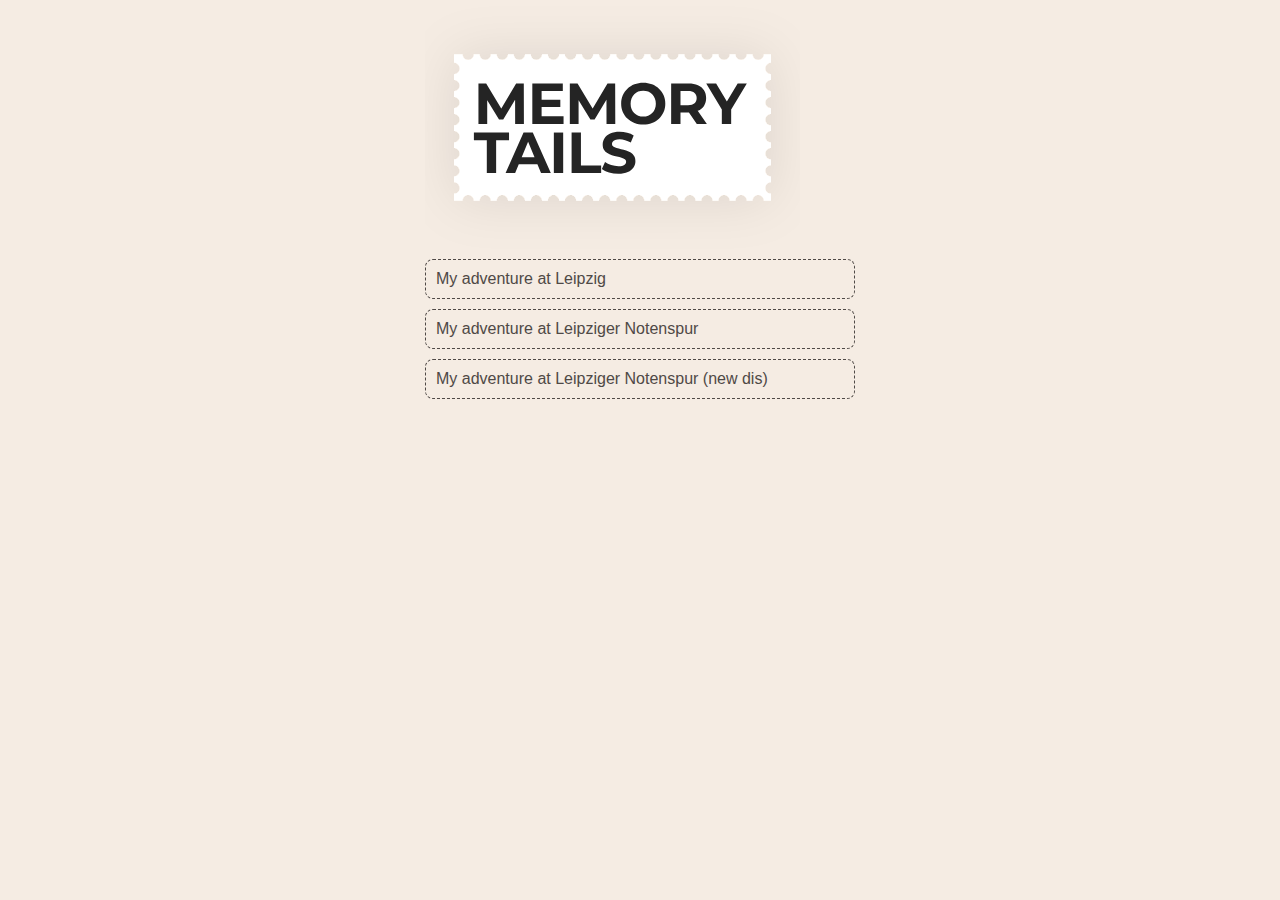
<file: index.html>
<!DOCTYPE html>
<html >
<head><meta charset="utf-8">
<meta name="viewport" content="width=device-width, initial-scale=1">
<link rel="preload" as="fetch" crossorigin="anonymous" href="/_payload.json">
<style>.home-wrapper[data-v-2c88c7a0]{align-items:flex-start;display:flex;flex-direction:column;height:100vh;justify-content:flex-start;padding:0 10px;width:100%}.router-link[data-v-2c88c7a0]{border:1px dashed #4f4946;border-radius:8px;color:#4f4946;font-family:LibreBaskervilleBold,sans-serif;margin-bottom:10px;padding:10px;text-decoration:none;width:100%}.router-link[data-v-2c88c7a0]:hover{background-color:hsla(22,35%,86%,.22)}</style>
<style>*{box-sizing:border-box;margin:0;padding:0}:root,body{max-width:450px;min-width:375px;position:relative}:root{background-color:#f5ece3;margin:0 auto;min-height:100vh;padding:0}a{color:#389af5;font-weight:500}#app{margin:0 auto;max-width:450px;min-height:100vh;min-width:375px;padding:0;position:relative}.border-red{border:1px solid red}.border-green{border:1px solid green}.border-grey{border:1px solid grey}</style>
<style>@font-face{font-display:swap;font-family:Inter;font-style:normal;font-weight:400;src:url(/_nuxt/Inter-400-1.1c3007b8.woff2) format("woff2");unicode-range:u+0460-052f,u+1c80-1c88,u+20b4,u+2de0-2dff,u+a640-a69f,u+fe2e-fe2f}@font-face{font-display:swap;font-family:Inter;font-style:normal;font-weight:400;src:url(/_nuxt/Inter-400-2.eba94878.woff2) format("woff2");unicode-range:u+0301,u+0400-045f,u+0490-0491,u+04b0-04b1,u+2116}@font-face{font-display:swap;font-family:Inter;font-style:normal;font-weight:400;src:url(/_nuxt/Inter-400-3.81f77e51.woff2) format("woff2");unicode-range:u+1f??}@font-face{font-display:swap;font-family:Inter;font-style:normal;font-weight:400;src:url(/_nuxt/Inter-400-4.d92c6cbc.woff2) format("woff2");unicode-range:u+0370-03ff}@font-face{font-display:swap;font-family:Inter;font-style:normal;font-weight:400;src:url(/_nuxt/Inter-400-5.15df7612.woff2) format("woff2");unicode-range:u+0102-0103,u+0110-0111,u+0128-0129,u+0168-0169,u+01a0-01a1,u+01af-01b0,u+0300-0301,u+0303-0304,u+0308-0309,u+0323,u+0329,u+1ea0-1ef9,u+20ab}@font-face{font-display:swap;font-family:Inter;font-style:normal;font-weight:400;src:url(/_nuxt/Inter-400-6.a2bfd9fe.woff2) format("woff2");unicode-range:u+0100-02af,u+0304,u+0308,u+0329,u+1e00-1e9f,u+1ef2-1eff,u+2020,u+20a0-20ab,u+20ad-20cf,u+2113,u+2c60-2c7f,u+a720-a7ff}@font-face{font-display:swap;font-family:Inter;font-style:normal;font-weight:400;src:url(/_nuxt/Inter-400-7.88df0b5a.woff2) format("woff2");unicode-range:u+00??,u+0131,u+0152-0153,u+02bb-02bc,u+02c6,u+02da,u+02dc,u+0304,u+0308,u+0329,u+2000-206f,u+2074,u+20ac,u+2122,u+2191,u+2193,u+2212,u+2215,u+feff,u+fffd}@font-face{font-display:swap;font-family:Inter;font-style:normal;font-weight:700;src:url(/_nuxt/Inter-400-1.1c3007b8.woff2) format("woff2");unicode-range:u+0460-052f,u+1c80-1c88,u+20b4,u+2de0-2dff,u+a640-a69f,u+fe2e-fe2f}@font-face{font-display:swap;font-family:Inter;font-style:normal;font-weight:700;src:url(/_nuxt/Inter-400-2.eba94878.woff2) format("woff2");unicode-range:u+0301,u+0400-045f,u+0490-0491,u+04b0-04b1,u+2116}@font-face{font-display:swap;font-family:Inter;font-style:normal;font-weight:700;src:url(/_nuxt/Inter-400-3.81f77e51.woff2) format("woff2");unicode-range:u+1f??}@font-face{font-display:swap;font-family:Inter;font-style:normal;font-weight:700;src:url(/_nuxt/Inter-400-4.d92c6cbc.woff2) format("woff2");unicode-range:u+0370-03ff}@font-face{font-display:swap;font-family:Inter;font-style:normal;font-weight:700;src:url(/_nuxt/Inter-400-5.15df7612.woff2) format("woff2");unicode-range:u+0102-0103,u+0110-0111,u+0128-0129,u+0168-0169,u+01a0-01a1,u+01af-01b0,u+0300-0301,u+0303-0304,u+0308-0309,u+0323,u+0329,u+1ea0-1ef9,u+20ab}@font-face{font-display:swap;font-family:Inter;font-style:normal;font-weight:700;src:url(/_nuxt/Inter-400-6.a2bfd9fe.woff2) format("woff2");unicode-range:u+0100-02af,u+0304,u+0308,u+0329,u+1e00-1e9f,u+1ef2-1eff,u+2020,u+20a0-20ab,u+20ad-20cf,u+2113,u+2c60-2c7f,u+a720-a7ff}@font-face{font-display:swap;font-family:Inter;font-style:normal;font-weight:700;src:url(/_nuxt/Inter-400-7.88df0b5a.woff2) format("woff2");unicode-range:u+00??,u+0131,u+0152-0153,u+02bb-02bc,u+02c6,u+02da,u+02dc,u+0304,u+0308,u+0329,u+2000-206f,u+2074,u+20ac,u+2122,u+2191,u+2193,u+2212,u+2215,u+feff,u+fffd}@font-face{font-display:swap;font-family:Italianno;font-style:normal;font-weight:400;src:url(/_nuxt/Italianno-400-15.bab8e155.woff2) format("woff2");unicode-range:u+0102-0103,u+0110-0111,u+0128-0129,u+0168-0169,u+01a0-01a1,u+01af-01b0,u+0300-0301,u+0303-0304,u+0308-0309,u+0323,u+0329,u+1ea0-1ef9,u+20ab}@font-face{font-display:swap;font-family:Italianno;font-style:normal;font-weight:400;src:url(/_nuxt/Italianno-400-16.ae9fa698.woff2) format("woff2");unicode-range:u+0100-02af,u+0304,u+0308,u+0329,u+1e00-1e9f,u+1ef2-1eff,u+2020,u+20a0-20ab,u+20ad-20cf,u+2113,u+2c60-2c7f,u+a720-a7ff}@font-face{font-display:swap;font-family:Italianno;font-style:normal;font-weight:400;src:url(/_nuxt/Italianno-400-17.70d799b5.woff2) format("woff2");unicode-range:u+00??,u+0131,u+0152-0153,u+02bb-02bc,u+02c6,u+02da,u+02dc,u+0304,u+0308,u+0329,u+2000-206f,u+2074,u+20ac,u+2122,u+2191,u+2193,u+2212,u+2215,u+feff,u+fffd}@font-face{font-display:swap;font-family:Libre Baskerville;font-style:italic;font-weight:400;src:url(/_nuxt/Libre_Baskerville-400-18.bffe021f.woff2) format("woff2");unicode-range:u+0100-02af,u+0304,u+0308,u+0329,u+1e00-1e9f,u+1ef2-1eff,u+2020,u+20a0-20ab,u+20ad-20cf,u+2113,u+2c60-2c7f,u+a720-a7ff}@font-face{font-display:swap;font-family:Libre Baskerville;font-style:italic;font-weight:400;src:url(/_nuxt/Libre_Baskerville-400-19.d809e5e1.woff2) format("woff2");unicode-range:u+00??,u+0131,u+0152-0153,u+02bb-02bc,u+02c6,u+02da,u+02dc,u+0304,u+0308,u+0329,u+2000-206f,u+2074,u+20ac,u+2122,u+2191,u+2193,u+2212,u+2215,u+feff,u+fffd}@font-face{font-display:swap;font-family:Libre Baskerville;font-style:normal;font-weight:400;src:url(/_nuxt/Libre_Baskerville-400-20.08ffea5c.woff2) format("woff2");unicode-range:u+0100-02af,u+0304,u+0308,u+0329,u+1e00-1e9f,u+1ef2-1eff,u+2020,u+20a0-20ab,u+20ad-20cf,u+2113,u+2c60-2c7f,u+a720-a7ff}@font-face{font-display:swap;font-family:Libre Baskerville;font-style:normal;font-weight:400;src:url(/_nuxt/Libre_Baskerville-400-21.6c6c9c3f.woff2) format("woff2");unicode-range:u+00??,u+0131,u+0152-0153,u+02bb-02bc,u+02c6,u+02da,u+02dc,u+0304,u+0308,u+0329,u+2000-206f,u+2074,u+20ac,u+2122,u+2191,u+2193,u+2212,u+2215,u+feff,u+fffd}@font-face{font-display:swap;font-family:Libre Baskerville;font-style:normal;font-weight:700;src:url(/_nuxt/Libre_Baskerville-700-22.0f701b5d.woff2) format("woff2");unicode-range:u+0100-02af,u+0304,u+0308,u+0329,u+1e00-1e9f,u+1ef2-1eff,u+2020,u+20a0-20ab,u+20ad-20cf,u+2113,u+2c60-2c7f,u+a720-a7ff}@font-face{font-display:swap;font-family:Libre Baskerville;font-style:normal;font-weight:700;src:url(/_nuxt/Libre_Baskerville-700-23.658cbf46.woff2) format("woff2");unicode-range:u+00??,u+0131,u+0152-0153,u+02bb-02bc,u+02c6,u+02da,u+02dc,u+0304,u+0308,u+0329,u+2000-206f,u+2074,u+20ac,u+2122,u+2191,u+2193,u+2212,u+2215,u+feff,u+fffd}@font-face{font-display:swap;font-family:Libre Caslon Text;font-style:italic;font-weight:400;src:url(/_nuxt/Libre_Caslon_Text-400-24.baf14569.woff2) format("woff2");unicode-range:u+0100-02af,u+0304,u+0308,u+0329,u+1e00-1e9f,u+1ef2-1eff,u+2020,u+20a0-20ab,u+20ad-20cf,u+2113,u+2c60-2c7f,u+a720-a7ff}@font-face{font-display:swap;font-family:Libre Caslon Text;font-style:italic;font-weight:400;src:url(/_nuxt/Libre_Caslon_Text-400-25.20eac03c.woff2) format("woff2");unicode-range:u+00??,u+0131,u+0152-0153,u+02bb-02bc,u+02c6,u+02da,u+02dc,u+0304,u+0308,u+0329,u+2000-206f,u+2074,u+20ac,u+2122,u+2191,u+2193,u+2212,u+2215,u+feff,u+fffd}@font-face{font-display:swap;font-family:Libre Caslon Text;font-style:normal;font-weight:400;src:url(/_nuxt/Libre_Caslon_Text-400-26.1b7053f5.woff2) format("woff2");unicode-range:u+0100-02af,u+0304,u+0308,u+0329,u+1e00-1e9f,u+1ef2-1eff,u+2020,u+20a0-20ab,u+20ad-20cf,u+2113,u+2c60-2c7f,u+a720-a7ff}@font-face{font-display:swap;font-family:Libre Caslon Text;font-style:normal;font-weight:400;src:url(/_nuxt/Libre_Caslon_Text-400-27.29310efc.woff2) format("woff2");unicode-range:u+00??,u+0131,u+0152-0153,u+02bb-02bc,u+02c6,u+02da,u+02dc,u+0304,u+0308,u+0329,u+2000-206f,u+2074,u+20ac,u+2122,u+2191,u+2193,u+2212,u+2215,u+feff,u+fffd}@font-face{font-display:swap;font-family:Libre Caslon Text;font-style:normal;font-weight:700;src:url(/_nuxt/Libre_Caslon_Text-700-28.507327bd.woff2) format("woff2");unicode-range:u+0100-02af,u+0304,u+0308,u+0329,u+1e00-1e9f,u+1ef2-1eff,u+2020,u+20a0-20ab,u+20ad-20cf,u+2113,u+2c60-2c7f,u+a720-a7ff}@font-face{font-display:swap;font-family:Libre Caslon Text;font-style:normal;font-weight:700;src:url(/_nuxt/Libre_Caslon_Text-700-29.2819c345.woff2) format("woff2");unicode-range:u+00??,u+0131,u+0152-0153,u+02bb-02bc,u+02c6,u+02da,u+02dc,u+0304,u+0308,u+0329,u+2000-206f,u+2074,u+20ac,u+2122,u+2191,u+2193,u+2212,u+2215,u+feff,u+fffd}@font-face{font-display:swap;font-family:Parisienne;font-style:normal;font-weight:400;src:url(/_nuxt/Parisienne-400-30.35a8fe4a.woff2) format("woff2");unicode-range:u+0100-02af,u+0304,u+0308,u+0329,u+1e00-1e9f,u+1ef2-1eff,u+2020,u+20a0-20ab,u+20ad-20cf,u+2113,u+2c60-2c7f,u+a720-a7ff}@font-face{font-display:swap;font-family:Parisienne;font-style:normal;font-weight:400;src:url(/_nuxt/Parisienne-400-31.cf3c285d.woff2) format("woff2");unicode-range:u+00??,u+0131,u+0152-0153,u+02bb-02bc,u+02c6,u+02da,u+02dc,u+0304,u+0308,u+0329,u+2000-206f,u+2074,u+20ac,u+2122,u+2191,u+2193,u+2212,u+2215,u+feff,u+fffd}@font-face{font-display:swap;font-family:Roboto;font-style:normal;font-weight:400;src:url(/_nuxt/Roboto-400-32.b7ef2cd1.woff2) format("woff2");unicode-range:u+0460-052f,u+1c80-1c88,u+20b4,u+2de0-2dff,u+a640-a69f,u+fe2e-fe2f}@font-face{font-display:swap;font-family:Roboto;font-style:normal;font-weight:400;src:url(/_nuxt/Roboto-400-33.495d38d4.woff2) format("woff2");unicode-range:u+0301,u+0400-045f,u+0490-0491,u+04b0-04b1,u+2116}@font-face{font-display:swap;font-family:Roboto;font-style:normal;font-weight:400;src:url("[data-uri]") format("woff2");unicode-range:u+1f??}@font-face{font-display:swap;font-family:Roboto;font-style:normal;font-weight:400;src:url(/_nuxt/Roboto-400-35.daf51ab5.woff2) format("woff2");unicode-range:u+0370-03ff}@font-face{font-display:swap;font-family:Roboto;font-style:normal;font-weight:400;src:url(/_nuxt/Roboto-400-36.77b24796.woff2) format("woff2");unicode-range:u+0102-0103,u+0110-0111,u+0128-0129,u+0168-0169,u+01a0-01a1,u+01af-01b0,u+0300-0301,u+0303-0304,u+0308-0309,u+0323,u+0329,u+1ea0-1ef9,u+20ab}@font-face{font-display:swap;font-family:Roboto;font-style:normal;font-weight:400;src:url(/_nuxt/Roboto-400-37.3c23eb02.woff2) format("woff2");unicode-range:u+0100-02af,u+0304,u+0308,u+0329,u+1e00-1e9f,u+1ef2-1eff,u+2020,u+20a0-20ab,u+20ad-20cf,u+2113,u+2c60-2c7f,u+a720-a7ff}@font-face{font-display:swap;font-family:Roboto;font-style:normal;font-weight:400;src:url(/_nuxt/Roboto-400-38.f6734f81.woff2) format("woff2");unicode-range:u+00??,u+0131,u+0152-0153,u+02bb-02bc,u+02c6,u+02da,u+02dc,u+0304,u+0308,u+0329,u+2000-206f,u+2074,u+20ac,u+2122,u+2191,u+2193,u+2212,u+2215,u+feff,u+fffd}</style>
<link rel="modulepreload" as="script" crossorigin href="/_nuxt/entry.780c3fd2.js">
<link rel="modulepreload" as="script" crossorigin href="/_nuxt/empty.00db4ab5.js">
<link rel="modulepreload" as="script" crossorigin href="/_nuxt/index.a2affd10.js">
<link rel="modulepreload" as="script" crossorigin href="/_nuxt/nuxt-link.1f3ef82a.js">
<link rel="prefetch" as="script" crossorigin href="/_nuxt/default.ddbb104b.js">
<link rel="prefetch" as="script" crossorigin href="/_nuxt/error-404.4d9974e6.js">
<link rel="prefetch" as="script" crossorigin href="/_nuxt/vue.f36acd1f.30b5528e.js">
<link rel="prefetch" as="script" crossorigin href="/_nuxt/error-500.ac949c5d.js">
<script type="module" src="/_nuxt/entry.780c3fd2.js" crossorigin></script></head>
<body ><div id="__nuxt"><!--[--><div class="home-wrapper" data-v-2c88c7a0><div data-v-2c88c7a0><svg width="375" height="255" viewBox="0 0 375 255" fill="none" xmlns="http://www.w3.org/2000/svg" data-v-2c88c7a0><g filter="url(#filter0_d_566_322)" data-v-2c88c7a0><path fill-rule="evenodd" clip-rule="evenodd" d="M333.206 59.9778C336.347 59.9778 338.892 57.432 338.892 54.2917V54.2913H346L346 62.8207C342.859 62.8207 340.314 65.3664 340.314 68.5068C340.314 71.6471 342.859 74.1929 346 74.1929V79.8791C342.859 79.8791 340.314 82.4249 340.314 85.5652C340.314 88.7056 342.859 91.2513 346 91.2513V96.9373C342.859 96.9373 340.314 99.483 340.314 102.623C340.314 105.764 342.859 108.309 346 108.309V113.996C342.859 113.996 340.314 116.541 340.314 119.682C340.314 122.822 342.859 125.368 346 125.368V131.054C342.859 131.054 340.314 133.6 340.314 136.74C340.314 139.88 342.859 142.426 346 142.426V148.112C342.859 148.112 340.314 150.658 340.314 153.798C340.314 156.939 342.859 159.484 346 159.484V165.17C342.859 165.17 340.314 167.716 340.314 170.857C340.314 173.997 342.859 176.543 346 176.543L346 182.229C342.859 182.229 340.314 184.775 340.314 187.915C340.314 191.055 342.859 193.601 346 193.601L346 200.708H338.892C338.892 197.568 336.346 195.023 333.206 195.023C330.066 195.023 327.52 197.568 327.52 200.708H321.834C321.834 197.568 319.288 195.023 316.148 195.023C313.008 195.023 310.462 197.568 310.462 200.708H304.776C304.776 197.568 302.23 195.023 299.09 195.023C295.949 195.023 293.404 197.568 293.404 200.708H287.717C287.717 197.568 285.171 195.023 282.031 195.023C278.891 195.023 276.345 197.568 276.345 200.708H270.659C270.659 197.568 268.113 195.023 264.973 195.023C261.833 195.023 259.287 197.568 259.287 200.708H253.601C253.6 197.568 251.055 195.023 247.915 195.023C244.774 195.023 242.229 197.568 242.229 200.708H236.543C236.542 197.568 233.997 195.023 230.856 195.023C227.716 195.023 225.171 197.568 225.17 200.708H219.484C219.484 197.568 216.938 195.023 213.798 195.023C210.658 195.023 208.112 197.568 208.112 200.708H202.426C202.426 197.568 199.88 195.023 196.74 195.023C193.6 195.023 191.054 197.568 191.054 200.708H185.368C185.367 197.568 182.822 195.023 179.681 195.023C176.541 195.023 173.996 197.568 173.995 200.708H168.309C168.309 197.568 165.763 195.023 162.623 195.023C159.483 195.023 156.937 197.568 156.937 200.708H151.251C151.251 197.568 148.705 195.023 145.565 195.023C142.425 195.023 139.879 197.568 139.879 200.708H134.193C134.193 197.568 131.647 195.023 128.507 195.023C125.367 195.023 122.821 197.568 122.821 200.708H117.134C117.134 197.568 114.588 195.023 111.448 195.023C108.308 195.023 105.762 197.568 105.762 200.708H100.076C100.076 197.568 97.5303 195.023 94.3901 195.023C91.2499 195.023 88.7043 197.568 88.704 200.708H83.0178C83.0175 197.568 80.4719 195.023 77.3317 195.023C74.1915 195.023 71.6458 197.568 71.6456 200.708H65.9596C65.9594 197.568 63.4137 195.023 60.2735 195.023C57.1333 195.023 54.5877 197.568 54.5874 200.708H48.9012C48.901 197.568 46.3553 195.023 43.2151 195.023C40.0748 195.023 37.5292 197.568 37.529 200.708H29V193.601C32.1403 193.601 34.6859 191.055 34.6859 187.915C34.6859 184.775 32.1403 182.229 29 182.229V176.543C32.1402 176.542 34.6858 173.997 34.6858 170.857C34.6858 167.716 32.1402 165.171 29 165.17V159.484C32.1402 159.484 34.6858 156.939 34.6858 153.798C34.6858 150.658 32.1402 148.112 29 148.112V142.426C32.1402 142.426 34.6858 139.88 34.6858 136.74C34.6858 133.6 32.1402 131.054 29 131.054V125.368C32.1402 125.368 34.6858 122.822 34.6858 119.682C34.6858 116.542 32.1402 113.996 29 113.996V108.309C32.1402 108.309 34.6858 105.764 34.6858 102.623C34.6858 99.4831 32.1402 96.9374 29 96.9373V91.2513C32.1402 91.2512 34.6858 88.7055 34.6858 85.5652C34.6858 82.425 32.1402 79.8793 29 79.8791V74.1929C32.1402 74.1927 34.6858 71.647 34.6858 68.5068C34.6858 65.3665 32.1402 62.8208 29 62.8207V54.2913H37.529V54.2916C37.529 57.432 40.0747 59.9777 43.2151 59.9777C46.3554 59.9777 48.9012 57.432 48.9012 54.2916V54.2913H54.5874V54.2917C54.5874 57.432 57.1332 59.9778 60.2735 59.9778C63.4139 59.9778 65.9596 57.432 65.9596 54.2917V54.2913H71.6456V54.2917C71.6456 57.432 74.1913 59.9778 77.3317 59.9778C80.472 59.9778 83.0178 57.432 83.0178 54.2917V54.2913H88.704V54.2917C88.704 57.432 91.2498 59.9778 94.3901 59.9778C97.5305 59.9778 100.076 57.432 100.076 54.2917V54.2913H105.762V54.2917C105.762 57.432 108.308 59.9778 111.448 59.9778C114.589 59.9778 117.134 57.432 117.134 54.2917V54.2913H122.821V54.2917C122.821 57.432 125.366 59.9778 128.507 59.9778C131.647 59.9778 134.193 57.432 134.193 54.2917V54.2913H139.879V54.2917C139.879 57.432 142.425 59.9778 145.565 59.9778C148.705 59.9778 151.251 57.432 151.251 54.2917V54.2913H156.937V54.2917C156.937 57.432 159.483 59.9778 162.623 59.9778C165.764 59.9778 168.309 57.432 168.309 54.2917V54.2913H173.995V54.2917C173.995 57.432 176.541 59.9778 179.681 59.9778C182.822 59.9778 185.368 57.432 185.368 54.2917V54.2913H191.054V54.2917C191.054 57.432 193.6 59.9778 196.74 59.9778C199.88 59.9778 202.426 57.432 202.426 54.2917V54.2913H208.112V54.2917C208.112 57.432 210.658 59.9778 213.798 59.9778C216.938 59.9778 219.484 57.432 219.484 54.2917V54.2913H225.17V54.2917C225.17 57.432 227.716 59.9778 230.856 59.9778C233.997 59.9778 236.543 57.432 236.543 54.2917V54.2913H242.229V54.2917C242.229 57.432 244.774 59.9778 247.915 59.9778C251.055 59.9778 253.601 57.432 253.601 54.2917V54.2913H259.287V54.2917C259.287 57.432 261.833 59.9778 264.973 59.9778C268.113 59.9778 270.659 57.432 270.659 54.2917V54.2913H276.345V54.2917C276.345 57.432 278.891 59.9778 282.031 59.9778C285.172 59.9778 287.717 57.432 287.717 54.2917V54.2913H293.404V54.2917C293.404 57.432 295.949 59.9778 299.09 59.9778C302.23 59.9778 304.776 57.432 304.776 54.2917V54.2913H310.462V54.2917C310.462 57.432 313.007 59.9778 316.148 59.9778C319.288 59.9778 321.834 57.432 321.834 54.2917V54.2913H327.52V54.2917C327.52 57.432 330.066 59.9778 333.206 59.9778Z" fill="white" data-v-2c88c7a0></path><path d="M53.4528 123.876V83.4158H61.1728L78.3413 111.969H74.2509L91.1313 83.4158H98.7938L98.909 123.876H90.1519L90.0943 96.8832H91.7074L78.2261 119.599H74.0204L60.251 96.8832H62.2098V123.876H53.4528Z" fill="#242424" data-v-2c88c7a0></path><path d="M115.909 99.7154H135.325V106.998H115.909V99.7154ZM116.601 116.362H138.551V123.876H107.325V83.4158H137.802V90.9298H116.601V116.362Z" fill="#242424" data-v-2c88c7a0></path><path d="M144.825 123.876V83.4158H152.545L169.713 111.969H165.623L182.503 83.4158H190.166L190.281 123.876H181.524L181.466 96.8832H183.079L169.598 119.599H165.392L151.623 96.8832H153.582V123.876H144.825Z" fill="#242424" data-v-2c88c7a0></path><path d="M218.285 124.57C215.097 124.57 212.14 124.049 209.413 123.009C206.724 121.969 204.381 120.504 202.384 118.616C200.425 116.728 198.889 114.512 197.775 111.969C196.7 109.426 196.162 106.651 196.162 103.646C196.162 100.64 196.7 97.8658 197.775 95.3226C198.889 92.7794 200.444 90.5637 202.442 88.6756C204.439 86.7874 206.782 85.3232 209.47 84.2828C212.159 83.2424 215.078 82.7222 218.228 82.7222C221.415 82.7222 224.334 83.2424 226.985 84.2828C229.673 85.3232 231.997 86.7874 233.956 88.6756C235.953 90.5637 237.509 92.7794 238.622 95.3226C239.736 97.8273 240.293 100.602 240.293 103.646C240.293 106.651 239.736 109.445 238.622 112.027C237.509 114.57 235.953 116.786 233.956 118.674C231.997 120.524 229.673 121.969 226.985 123.009C224.334 124.049 221.435 124.57 218.285 124.57ZM218.228 116.593C220.033 116.593 221.684 116.285 223.182 115.668C224.719 115.052 226.063 114.165 227.215 113.009C228.367 111.853 229.251 110.486 229.865 108.906C230.518 107.326 230.845 105.573 230.845 103.646C230.845 101.719 230.518 99.9659 229.865 98.386C229.251 96.8062 228.367 95.4382 227.215 94.2822C226.101 93.1262 224.776 92.2399 223.24 91.6234C221.703 91.0069 220.033 90.6986 218.228 90.6986C216.422 90.6986 214.752 91.0069 213.215 91.6234C211.717 92.2399 210.392 93.1262 209.24 94.2822C208.088 95.4382 207.185 96.8062 206.532 98.386C205.918 99.9659 205.61 101.719 205.61 103.646C205.61 105.534 205.918 107.287 206.532 108.906C207.185 110.486 208.069 111.853 209.182 113.009C210.335 114.165 211.679 115.052 213.215 115.668C214.752 116.285 216.422 116.593 218.228 116.593Z" fill="#242424" data-v-2c88c7a0></path><path d="M246.155 123.876V83.4158H263.612C267.222 83.4158 270.333 84.013 272.945 85.2076C275.557 86.3636 277.573 88.0398 278.994 90.2362C280.415 92.4326 281.126 95.0529 281.126 98.097C281.126 101.103 280.415 103.704 278.994 105.9C277.573 108.058 275.557 109.715 272.945 110.871C270.333 112.027 267.222 112.605 263.612 112.605H251.34L255.488 108.501V123.876H246.155ZM271.793 123.876L261.711 109.195H271.677L281.875 123.876H271.793ZM255.488 109.541L251.34 105.149H263.093C265.974 105.149 268.125 104.532 269.546 103.299C270.967 102.027 271.677 100.293 271.677 98.097C271.677 95.8621 270.967 94.1281 269.546 92.895C268.125 91.6619 265.974 91.0454 263.093 91.0454H251.34L255.488 86.5948V109.541Z" fill="#242424" data-v-2c88c7a0></path><path d="M296.83 123.876V107.345L298.962 113.009L281.217 83.4158H291.127L304.723 106.131H299.02L312.674 83.4158H321.834L304.089 113.009L306.164 107.345V123.876H296.83Z" fill="#242424" data-v-2c88c7a0></path><path d="M61.8066 173.006V140.176H48.9014V132.546H84.045V140.176H71.1398V173.006H61.8066Z" fill="#242424" data-v-2c88c7a0></path><path d="M80.5887 173.006L98.5638 132.546H107.782L125.814 173.006H116.02L101.272 137.286H104.959L90.1523 173.006H80.5887ZM89.5762 164.336L92.0536 157.227H112.794L115.329 164.336H89.5762Z" fill="#242424" data-v-2c88c7a0></path><path d="M128.846 173.006V132.546H138.18V173.006H128.846Z" fill="#242424" data-v-2c88c7a0></path><path d="M146.598 173.006V132.546H155.931V165.377H176.153V173.006H146.598Z" fill="#242424" data-v-2c88c7a0></path><path d="M193.298 173.7C190.072 173.7 186.98 173.276 184.022 172.428C181.065 171.542 178.684 170.405 176.878 169.018L180.047 161.966C181.776 163.199 183.811 164.22 186.154 165.03C188.535 165.8 190.936 166.186 193.356 166.186C195.199 166.186 196.678 166.012 197.792 165.666C198.944 165.28 199.789 164.76 200.327 164.105C200.864 163.45 201.133 162.698 201.133 161.851C201.133 160.772 200.711 159.924 199.866 159.307C199.021 158.652 197.907 158.132 196.524 157.747C195.142 157.323 193.605 156.938 191.915 156.591C190.264 156.206 188.593 155.743 186.903 155.204C185.251 154.664 183.734 153.971 182.352 153.123C180.969 152.275 179.836 151.158 178.952 149.77C178.108 148.383 177.685 146.611 177.685 144.453C177.685 142.141 178.3 140.041 179.529 138.153C180.796 136.226 182.678 134.704 185.175 133.586C187.71 132.43 190.878 131.852 194.681 131.852C197.216 131.852 199.712 132.161 202.17 132.777C204.628 133.355 206.799 134.241 208.681 135.436L205.8 142.545C203.918 141.466 202.036 140.677 200.154 140.176C198.272 139.636 196.428 139.366 194.623 139.366C192.818 139.366 191.339 139.578 190.187 140.002C189.035 140.426 188.209 140.985 187.71 141.678C187.21 142.333 186.961 143.104 186.961 143.99C186.961 145.031 187.383 145.879 188.228 146.534C189.073 147.15 190.187 147.651 191.57 148.036C192.952 148.422 194.469 148.807 196.121 149.192C197.811 149.578 199.482 150.021 201.133 150.522C202.823 151.023 204.36 151.697 205.742 152.545C207.125 153.393 208.239 154.51 209.084 155.897C209.967 157.284 210.409 159.038 210.409 161.157C210.409 163.431 209.775 165.511 208.508 167.4C207.24 169.288 205.339 170.81 202.804 171.966C200.308 173.122 197.139 173.7 193.298 173.7Z" fill="#242424" data-v-2c88c7a0></path></g><defs data-v-2c88c7a0><filter id="filter0_d_566_322" x="-25.2395" y="0.0517159" width="425.479" height="254.896" filterUnits="userSpaceOnUse" color-interpolation-filters="sRGB" data-v-2c88c7a0><feFlood flood-opacity="0" result="BackgroundImageFix" data-v-2c88c7a0></feFlood><feColorMatrix in="SourceAlpha" type="matrix" values="0 0 0 0 0 0 0 0 0 0 0 0 0 0 0 0 0 0 127 0" result="hardAlpha" data-v-2c88c7a0></feColorMatrix><feOffset data-v-2c88c7a0></feOffset><feGaussianBlur stdDeviation="27.1198" data-v-2c88c7a0></feGaussianBlur><feComposite in2="hardAlpha" operator="out" data-v-2c88c7a0></feComposite><feColorMatrix type="matrix" values="0 0 0 0 0 0 0 0 0 0 0 0 0 0 0 0 0 0 0.1 0" data-v-2c88c7a0></feColorMatrix><feBlend mode="normal" in2="BackgroundImageFix" result="effect1_dropShadow_566_322" data-v-2c88c7a0></feBlend><feBlend mode="normal" in="SourceGraphic" in2="effect1_dropShadow_566_322" result="shape" data-v-2c88c7a0></feBlend></filter></defs></svg></div><a href="/places/1/?date=1698746248805" class="router-link" data-v-2c88c7a0> My adventure at Leipzig </a><a href="/places/2/?date=1698746248806" class="router-link" data-v-2c88c7a0> My adventure at Leipziger Notenspur </a><a href="/places/3/?date=1698746248806" class="router-link" data-v-2c88c7a0> My adventure at Leipziger Notenspur (new dis) </a></div><!--]--></div><script type="application/json" id="__NUXT_DATA__" data-ssr="true" data-src="/_payload.json">[{"state":1,"_errors":3,"serverRendered":5,"path":6,"prerenderedAt":7},["Reactive",2],{},["Reactive",4],{},true,"/",1698746248737]</script>
<script>window.__NUXT__={};window.__NUXT__.config={public:{},app:{baseURL:"/",buildAssetsDir:"/_nuxt/",cdnURL:""}}</script></body>
</html>
</file>
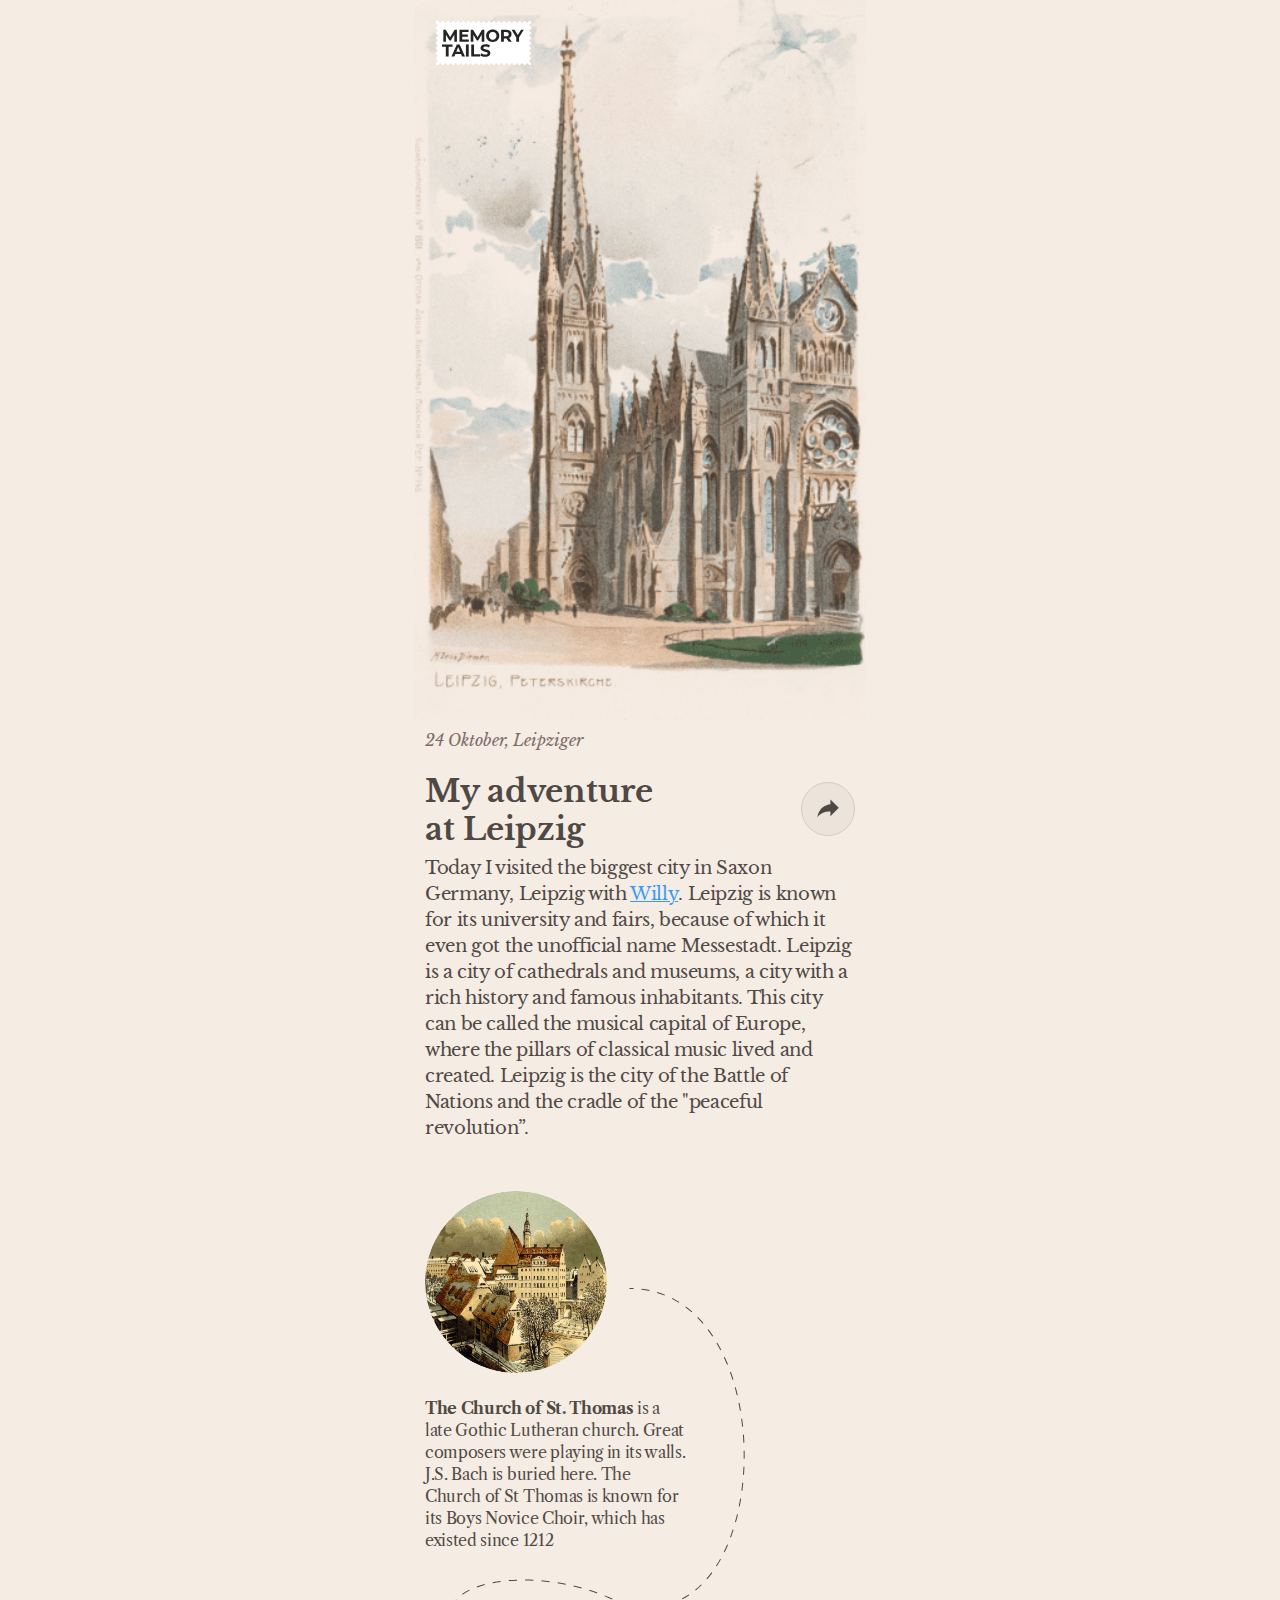
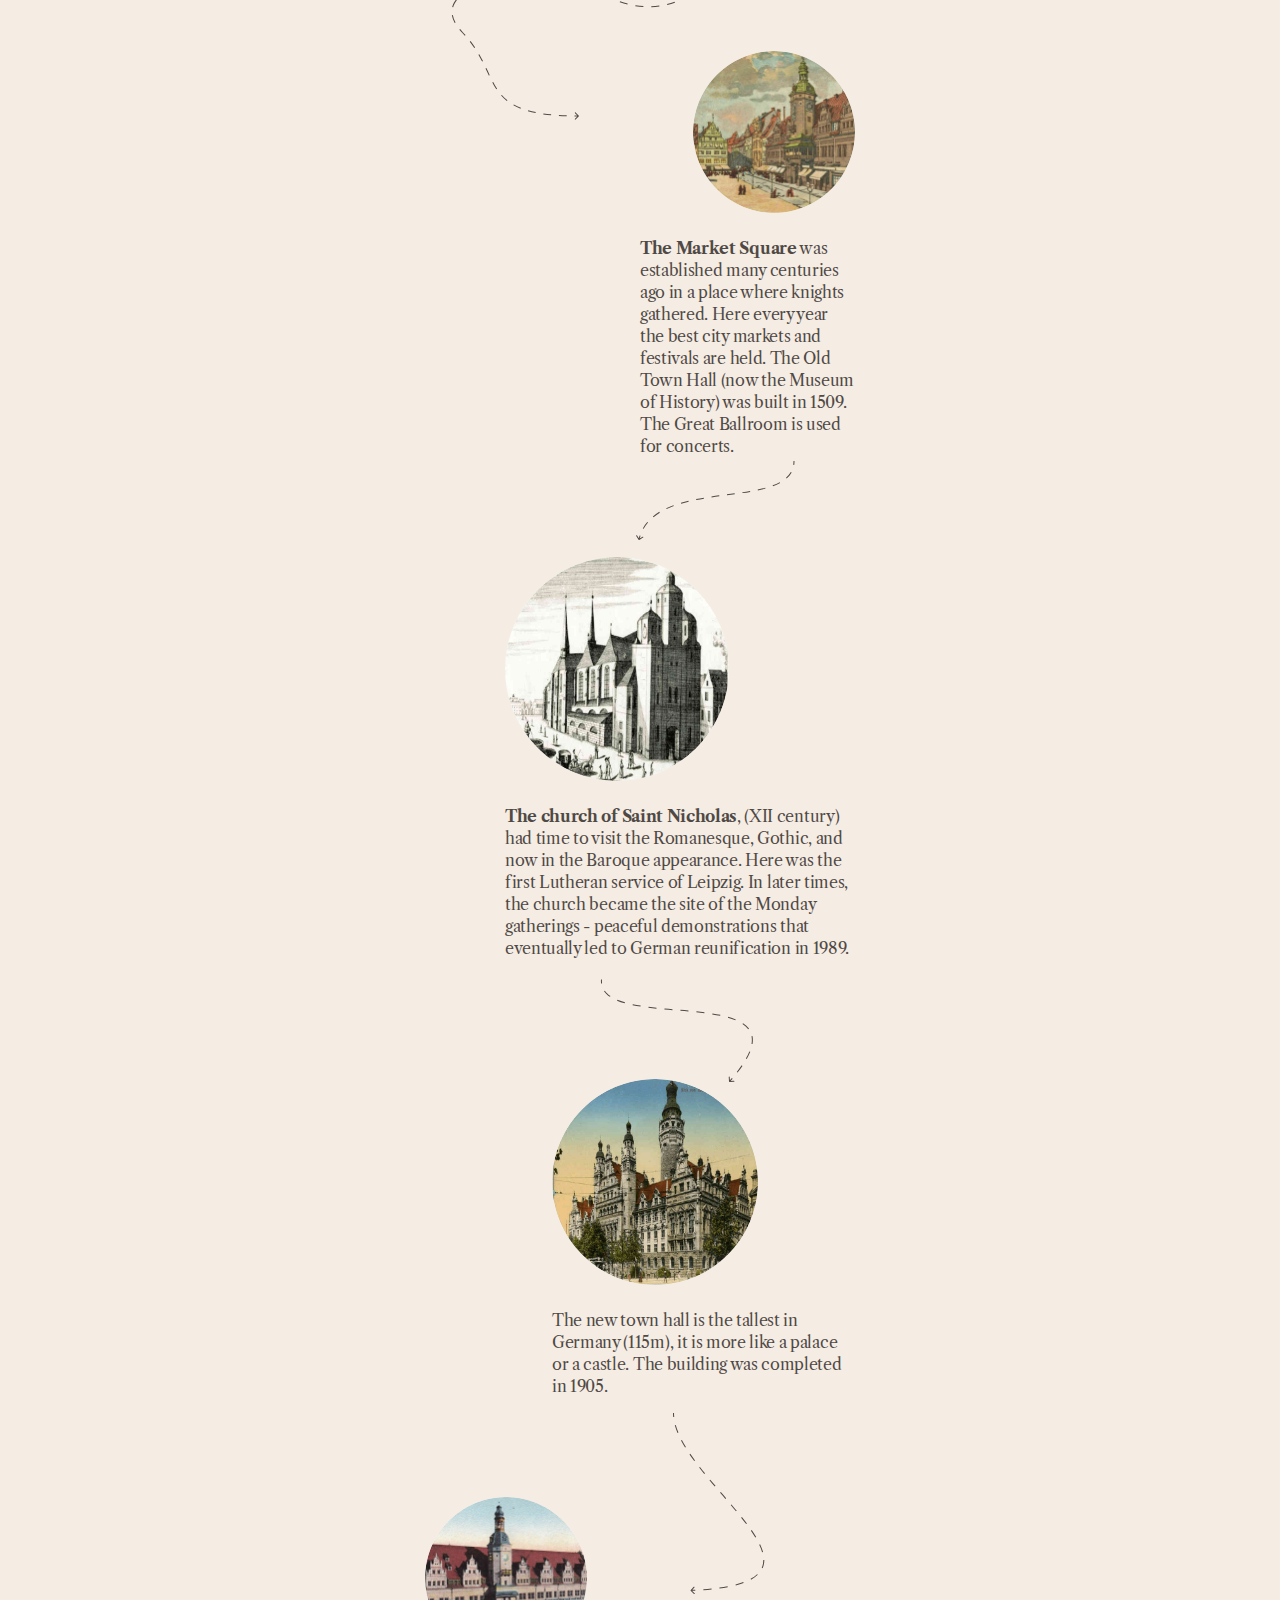
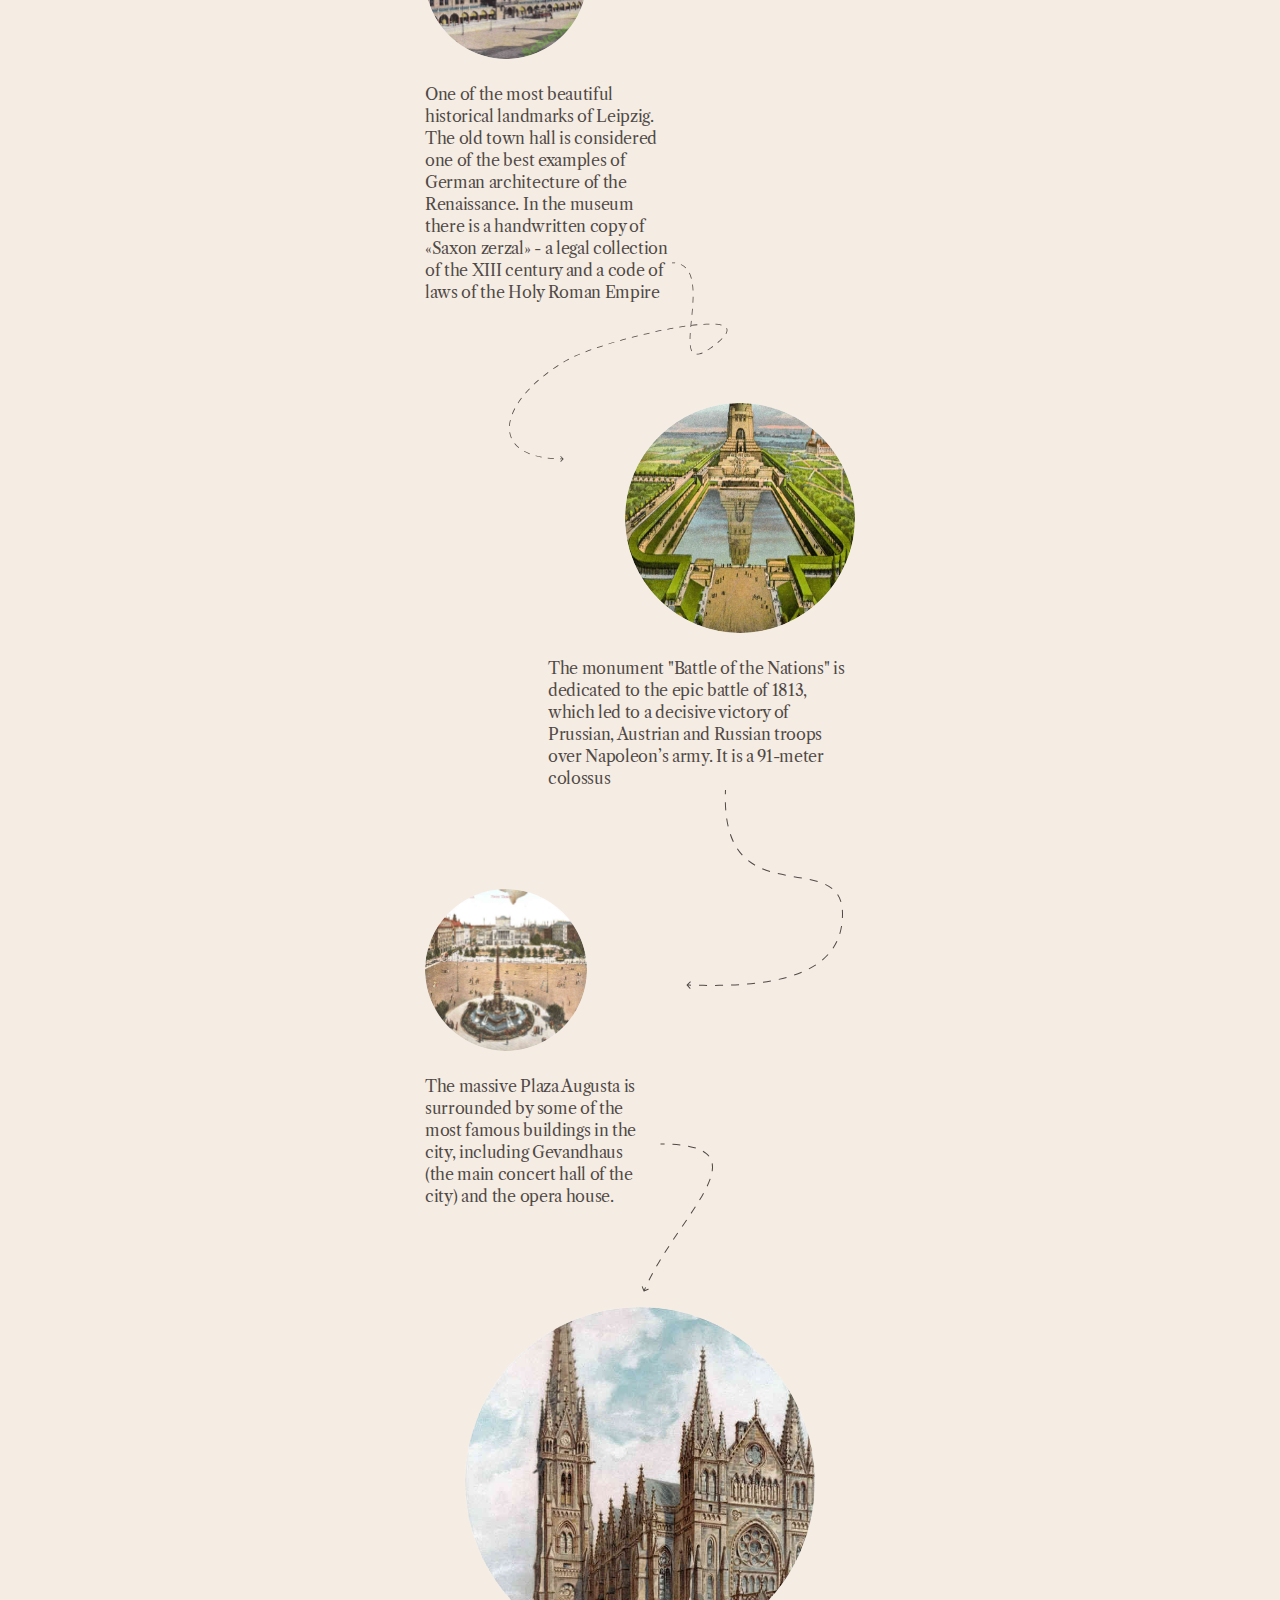
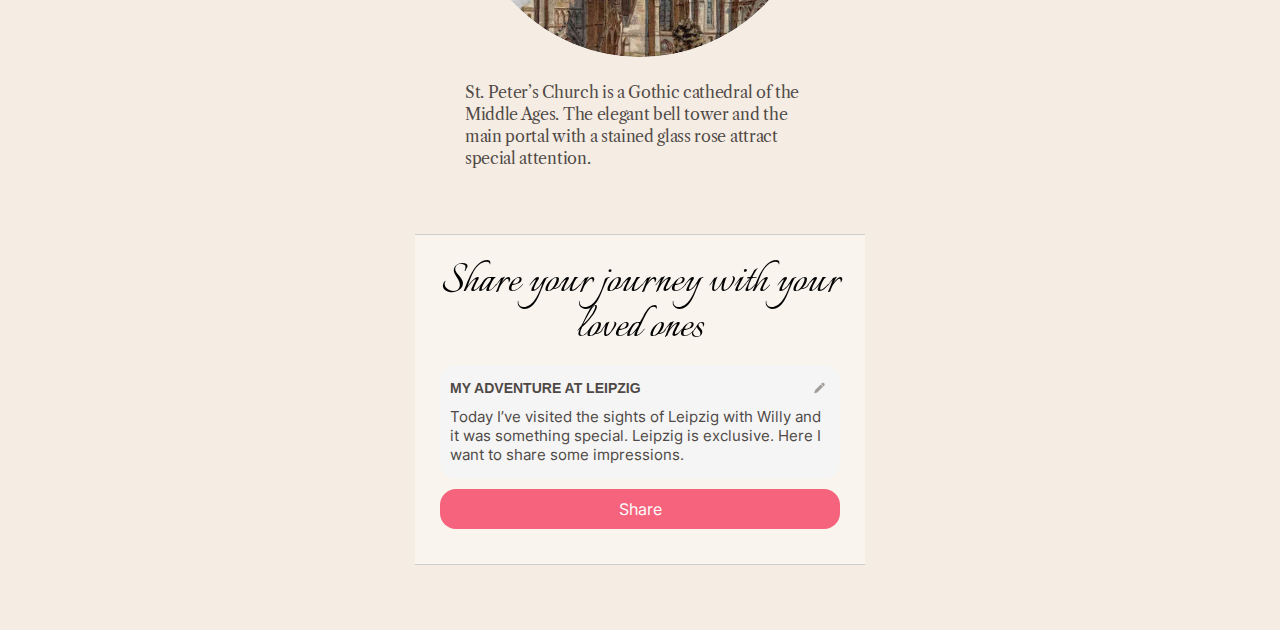
<file: places/1/index.html>
<!DOCTYPE html>
<html >
<head><meta charset="utf-8">
<meta name="viewport" content="width=device-width, initial-scale=1">
<title>My adventure at Leipzig</title>
<meta name="description" content="Today I’ve visited the sights of Leipzig with Willy and it was something special. Leipzig is exclusive. Here I want to share some impressions.">
<meta property="og:title" content="My adventure at Leipzig">
<meta property="og:description" content="Today I’ve visited the sights of Leipzig with Willy and it was something special. Leipzig is exclusive. Here I want to share some impressions.">
<meta property="og:image" content="https://inkstagram.ru/images/marka_sm.png">
<meta property="og:url" content="https://inkstagram.ru/places/1">
<meta property="og:type" content="article">
<meta name="twitter:card" content="summary">
<meta name="twitter:title" content="My adventure at Leipzig">
<meta name="twitter:description" content="Today I’ve visited the sights of Leipzig with Willy and it was something special. Leipzig is exclusive. Here I want to share some impressions.">
<meta name="twitter:image" content="https://inkstagram.ru/images/marka_sm.png">
<link rel="preload" as="fetch" crossorigin="anonymous" href="/places/1/_payload.json">
<style>.share-block{background-color:#f9f4ee;display:flex;flex-direction:column;margin:0 auto;padding:10px}.share-block__title{font-family:Italianno,sans-serif;font-size:50px;font-weight:400;line-height:45px;margin-bottom:15px;text-align:center}.share-block .share-block-input{background:#f5f5f5;border-radius:16px;color:#4f4946;max-height:180px;overflow:auto;padding:15px 10px;position:relative;word-break:break-word}.share-block .share-block-input__icon{opacity:.5;position:absolute;right:15px;top:15px}.share-block .share-block-input__title{font-family:LibreBaskervilleRegular,sans-serif;font-size:14px;font-weight:700;line-height:17px;margin-bottom:10px;text-align:left;text-transform:uppercase}.share-block .share-block-input__textarea{font-family:Inter,serif;font-size:15px;font-weight:500;line-height:19px;min-width:274px;text-align:left}.share-block .share-btn{align-items:center;background-color:#f5637d;border-radius:16px;color:#fff;display:flex;font-family:Inter,sans-serif;font-size:16px;font-weight:400;height:40px;justify-content:center;line-height:20px;margin:10px 0;text-align:left}.share-block .input-share{background-color:#f9f4ee;border:none;font-family:Inter,serif;font-size:15px;font-weight:500;line-height:19px;text-align:left;width:100%}</style>
<style>.image-block{align-items:center;color:#fff;display:flex;height:100vh;justify-content:center;padding-top:150px!important;position:absolute;top:0;width:100%;z-index:1}.image-block img{border-radius:16px;width:85%}.pinch-scroll-zoom__content{position:absolute!important;text-align:center!important;top:70px!important;width:100%!important;z-index:20}.dialog-gallery{width:100%}.dialog-gallery-content{align-items:center;display:flex;flex-direction:column;height:100%;justify-content:flex-start;left:0;margin:3px auto;overflow:auto;position:absolute;right:0;top:340px;width:100%;z-index:1}.dialog-gallery-content__info{color:#fff;opacity:.89;overflow:auto;padding:10px;transition:all .2s;z-index:10}.dialog-gallery-content__info:after{background-color:#000;bottom:0;content:"";left:0;opacity:.5;position:absolute;right:0;top:0;z-index:-2}.dialog-gallery-content__info-title{font-family:Libre Caslon Text,serif;font-size:20px;margin:5px 0 15px}.dialog-gallery-content__info-text{font-family:LibreCaslonRegular,sans-serif;font-size:14px;height:350px;line-height:26px;margin:5px 0;overflow:auto;padding-bottom:50px}.dialog-gallery-content__close{height:50px;position:absolute;right:-10px;top:10px;width:50px;z-index:200}.dialog-gallery-content__header{background-position:50%;background-repeat:no-repeat;background-size:cover;height:100%}.dialog-gallery-layout{background-color:#000;height:100%;left:0;opacity:.85;position:fixed;top:0;width:100%;z-index:1}</style>
<style>.card-place[data-v-ad67a274]{padding:0 10px;text-align:right;width:100%}.card-place__content[data-v-ad67a274]{display:inline-block;flex-direction:column;position:relative}.card-place__text[data-v-ad67a274]{color:#4f4946;font-family:Libre Caslon Text,serif;font-size:16px;font-weight:400;letter-spacing:-.02em;line-height:22px;margin-top:20px;text-align:left}.card-place__image img[data-v-ad67a274]{border-radius:50%}.card-place .center[data-v-ad67a274]{text-align:center}.card-place__arrow[data-v-ad67a274]{position:absolute}</style>
<style>.share-block{background-color:#f9f4ee;display:flex;flex-direction:column;margin:0 auto;padding:10px}.share-block__title{font-family:Italianno,sans-serif;font-size:50px;font-weight:400;line-height:45px;margin-bottom:15px;text-align:center}.share-block .share-block-input{background:#f5f5f5;border-radius:16px;color:#4f4946;max-height:180px;overflow:auto;padding:15px 10px;position:relative;word-break:break-word}.share-block .share-block-input__icon{opacity:.5;position:absolute;right:15px;top:15px}.share-block .share-block-input__title{font-family:LibreBaskervilleRegular,sans-serif;font-size:14px;font-weight:700;line-height:17px;margin-bottom:10px;text-align:left;text-transform:uppercase}.share-block .share-block-input__textarea{font-family:Inter,serif;font-size:15px;font-weight:500;line-height:19px;min-width:274px;text-align:left}.share-block .share-btn{align-items:center;background-color:#f5637d;border-radius:16px;color:#fff;display:flex;font-family:Inter,sans-serif;font-size:16px;font-weight:400;height:40px;justify-content:center;line-height:20px;margin:10px 0;text-align:left}.share-block .share-btn :hover{cursor:pointer}.share-block .input-share{background-color:#f9f4ee;border:none;font-family:Inter,serif;font-size:15px;font-weight:500;line-height:19px;text-align:left;width:100%}.dialog{background-color:red!important;border:1px solid red!important;height:80vh;width:400px}.dialog-content{border-radius:16px;display:flex;flex-direction:column;height:80vh;left:5px;margin:50px auto 0;max-width:314px;overflow:hidden;position:fixed;right:5px;top:0;width:90%;z-index:10}.dialog-content__close{position:absolute;right:15px;top:15px;z-index:11}.dialog-content__header{background-position:50%;background-repeat:no-repeat;background-size:cover;height:100%}.dialog-layout{background-color:#000;height:120%;left:0;opacity:.8;position:fixed;top:0;width:100%;z-index:1}</style>
<style>.header-card[data-v-329f1350]{font-family:Libre Baskerville,serif;position:relative}.header-card__date[data-v-329f1350]{color:#7d6b67;font-size:16px;font-style:italic;font-weight:400;line-height:20px;margin-top:10px}.header-card__date[data-v-329f1350],.header-card__title[data-v-329f1350]{letter-spacing:0;padding:0 10px;text-align:left}.header-card__title[data-v-329f1350]{color:#4f4946;font-family:Libre Baskerville,serif;font-size:31px;font-weight:700;line-height:38px;margin-top:22px;width:250px}.header-card__share[data-v-329f1350]{position:absolute;right:10px;top:10px}.header-card__logo[data-v-329f1350]{left:20px;position:absolute;top:20px}.header-card__logo[data-v-329f1350] :hover{cursor:pointer}.header-card__text[data-v-329f1350]{color:#4f4946;font-family:Libre Baskerville,serif;font-size:18px;font-weight:500;letter-spacing:-.02em;line-height:26px;margin-bottom:50px;margin-top:7px;padding:0 10px;text-align:left}.header-card__text a[data-v-329f1350]{color:#389af5;font-weight:500}.header-card__marka[data-v-329f1350]{background-position:50%;background-size:cover;height:80vh;margin:0!important;padding:0!important}</style>
<style>.up[data-v-8030d800]:before{margin-top:-30px}.left[data-v-8030d800]:after,.up[data-v-8030d800]:before{background-image:url(/images/u.png);content:"";height:152px;margin-bottom:10px;margin-left:80px;width:234px}.left[data-v-8030d800]:after,.right[data-v-8030d800]:after{margin-top:10px}.right[data-v-8030d800]:after{background-image:url(/images/d.png);content:"";height:152px;margin-bottom:10px;margin-left:80px;width:234px}.wrapper[data-v-8030d800]{background-color:#f5f5f5;display:flex;flex-direction:column}.new-place[data-v-8030d800]{display:flex;flex-direction:row;margin:10px 0;padding:0 10px}.new-place__info[data-v-8030d800]{padding:0 15px}.new-place__title[data-v-8030d800]{font-size:22px;font-weight:700;letter-spacing:0;line-height:22px;margin-bottom:10px}.new-place__text[data-v-8030d800],.new-place__title[data-v-8030d800]{color:#03223d;font-family:Inter;text-align:left}.new-place__text[data-v-8030d800]{font-size:14px;font-weight:400;letter-spacing:-.02em;line-height:15px}.new-place__image img[data-v-8030d800]{border:3px solid #03223d;border-radius:50%;height:120px;width:120px}.card-place[data-v-8030d800]{padding:0 10px;text-align:right;width:100%}.card-place__content[data-v-8030d800]{display:inline-block;flex-direction:column;position:relative}.card-place__text[data-v-8030d800]{color:#4f4946;font-family:Libre Caslon Text,serif;font-size:14px;font-weight:400;letter-spacing:-.02em;line-height:22px;margin-top:20px;text-align:left}.card-place__image img[data-v-8030d800]{border-radius:50%}.card-place .center[data-v-8030d800]{text-align:center}.card-place__arrow[data-v-8030d800]{position:absolute}</style>
<style>.new-header-card[data-v-1e691496]{background-color:#f4f4f4;font-family:LibreBaskervilleRegular,sans-serif;position:relative}.new-header-card[data-v-1e691496]:after{background-color:#f4f4f4;background-image:url(/images/Down-min.png);background-size:cover;bottom:-60px;content:"";height:150px;position:absolute;width:100%;z-index:-1}.new-header-card__date[data-v-1e691496]{font-family:Inter,serif;font-size:16px;font-style:italic;line-height:20px;margin-top:10px}.new-header-card__date[data-v-1e691496],.new-header-card__title[data-v-1e691496]{color:#03223d;font-weight:400;letter-spacing:0;padding:0 10px;text-align:left}.new-header-card__title[data-v-1e691496]{font-family:Parisienne,sans-serif;font-size:40px;line-height:35px;margin-bottom:22px;margin-left:10px;margin-top:22px;width:320px}.new-header-card__share[data-v-1e691496]{position:absolute;right:10px;top:10px}.new-header-card__logo[data-v-1e691496]{left:20px;position:absolute;top:20px;z-index:1}.new-header-card__text[data-v-1e691496]{color:#03223d;font-family:Inter,serif;font-size:14px;font-weight:400;letter-spacing:-.02em;line-height:26px;margin-bottom:50px;margin-top:7px;padding:0 10px;position:relative;text-align:left}.new-header-card__text a[data-v-1e691496]{color:#389af5;font-weight:500}.new-header-card__marka[data-v-1e691496]{background-position:50%;background-size:cover;height:60vh;margin:0!important;padding:0!important;position:relative}.new-header-card__marka[data-v-1e691496]:before{background-image:url(/images/UP-min.png);background-size:cover;bottom:0;content:"";height:50px;position:absolute;width:100%}</style>
<style>.new-dis-share-block{background-color:#f4f4f4;display:flex;flex-direction:column;padding:80px 0;position:relative}.new-dis-share-block:after{background-image:url(/images/Down-min.png);bottom:0}.new-dis-share-block:after,.new-dis-share-block:before{background-color:#f5f5f5;background-size:cover;content:"";height:150px;position:absolute;width:100%;z-index:2}.new-dis-share-block:before{background-image:url(/images/UP-min.png);top:0}.new-dis-share-block__title{background-color:#f5f5f5;font-family:Italianno,sans-serif;font-size:50px;font-weight:400;line-height:45px;margin:15px;text-align:center;z-index:5}.new-dis-share-block .new-dis-share-block-input{background:#fdfdfe;border:2px solid #e3e1e1;border-radius:16px;color:#4f4946;margin:0 10px;max-height:180px;overflow:auto;padding:15px 10px;position:relative;word-break:break-word;z-index:5}.new-dis-share-block .new-dis-share-block-input__icon{opacity:.5;position:absolute;right:15px;top:15px}.new-dis-share-block .new-dis-share-block-input__title{font-family:LibreBaskervilleRegular,sans-serif;font-size:14px;font-weight:700;line-height:17px;margin-bottom:10px;text-align:left;text-transform:uppercase;width:98%;z-index:5}.new-dis-share-block .new-dis-share-block-input__textarea{font-family:Inter,serif;font-size:15px;font-weight:500;line-height:19px;min-width:274px;text-align:left;z-index:15}.new-dis-share-block .new-dis-input-share{background-color:red;border:1px solid grey;font-family:Inter,serif;font-size:15px;font-weight:500;line-height:19px;text-align:left;width:100%;z-index:5}.btn_wrapper{background-color:#f4f4f4;height:100px;padding:30px 0 150px}.btn{align-items:center;background:linear-gradient(107.7deg,#1f55b5 8.21%,#e459ce 97.42%);border-radius:34px;color:#fff;display:flex;font-family:Inter,sans-serif;font-size:16px;font-weight:400;height:62px;justify-content:center;line-height:20px;margin:0 20px;text-align:left;z-index:5}</style>
<style>*{box-sizing:border-box;margin:0;padding:0}:root,body{max-width:450px;min-width:375px;position:relative}:root{background-color:#f5ece3;margin:0 auto;min-height:100vh;padding:0}a{color:#389af5;font-weight:500}#app{margin:0 auto;max-width:450px;min-height:100vh;min-width:375px;padding:0;position:relative}.border-red{border:1px solid red}.border-green{border:1px solid green}.border-grey{border:1px solid grey}</style>
<style>@font-face{font-display:swap;font-family:Inter;font-style:normal;font-weight:400;src:url(/_nuxt/Inter-400-1.1c3007b8.woff2) format("woff2");unicode-range:u+0460-052f,u+1c80-1c88,u+20b4,u+2de0-2dff,u+a640-a69f,u+fe2e-fe2f}@font-face{font-display:swap;font-family:Inter;font-style:normal;font-weight:400;src:url(/_nuxt/Inter-400-2.eba94878.woff2) format("woff2");unicode-range:u+0301,u+0400-045f,u+0490-0491,u+04b0-04b1,u+2116}@font-face{font-display:swap;font-family:Inter;font-style:normal;font-weight:400;src:url(/_nuxt/Inter-400-3.81f77e51.woff2) format("woff2");unicode-range:u+1f??}@font-face{font-display:swap;font-family:Inter;font-style:normal;font-weight:400;src:url(/_nuxt/Inter-400-4.d92c6cbc.woff2) format("woff2");unicode-range:u+0370-03ff}@font-face{font-display:swap;font-family:Inter;font-style:normal;font-weight:400;src:url(/_nuxt/Inter-400-5.15df7612.woff2) format("woff2");unicode-range:u+0102-0103,u+0110-0111,u+0128-0129,u+0168-0169,u+01a0-01a1,u+01af-01b0,u+0300-0301,u+0303-0304,u+0308-0309,u+0323,u+0329,u+1ea0-1ef9,u+20ab}@font-face{font-display:swap;font-family:Inter;font-style:normal;font-weight:400;src:url(/_nuxt/Inter-400-6.a2bfd9fe.woff2) format("woff2");unicode-range:u+0100-02af,u+0304,u+0308,u+0329,u+1e00-1e9f,u+1ef2-1eff,u+2020,u+20a0-20ab,u+20ad-20cf,u+2113,u+2c60-2c7f,u+a720-a7ff}@font-face{font-display:swap;font-family:Inter;font-style:normal;font-weight:400;src:url(/_nuxt/Inter-400-7.88df0b5a.woff2) format("woff2");unicode-range:u+00??,u+0131,u+0152-0153,u+02bb-02bc,u+02c6,u+02da,u+02dc,u+0304,u+0308,u+0329,u+2000-206f,u+2074,u+20ac,u+2122,u+2191,u+2193,u+2212,u+2215,u+feff,u+fffd}@font-face{font-display:swap;font-family:Inter;font-style:normal;font-weight:700;src:url(/_nuxt/Inter-400-1.1c3007b8.woff2) format("woff2");unicode-range:u+0460-052f,u+1c80-1c88,u+20b4,u+2de0-2dff,u+a640-a69f,u+fe2e-fe2f}@font-face{font-display:swap;font-family:Inter;font-style:normal;font-weight:700;src:url(/_nuxt/Inter-400-2.eba94878.woff2) format("woff2");unicode-range:u+0301,u+0400-045f,u+0490-0491,u+04b0-04b1,u+2116}@font-face{font-display:swap;font-family:Inter;font-style:normal;font-weight:700;src:url(/_nuxt/Inter-400-3.81f77e51.woff2) format("woff2");unicode-range:u+1f??}@font-face{font-display:swap;font-family:Inter;font-style:normal;font-weight:700;src:url(/_nuxt/Inter-400-4.d92c6cbc.woff2) format("woff2");unicode-range:u+0370-03ff}@font-face{font-display:swap;font-family:Inter;font-style:normal;font-weight:700;src:url(/_nuxt/Inter-400-5.15df7612.woff2) format("woff2");unicode-range:u+0102-0103,u+0110-0111,u+0128-0129,u+0168-0169,u+01a0-01a1,u+01af-01b0,u+0300-0301,u+0303-0304,u+0308-0309,u+0323,u+0329,u+1ea0-1ef9,u+20ab}@font-face{font-display:swap;font-family:Inter;font-style:normal;font-weight:700;src:url(/_nuxt/Inter-400-6.a2bfd9fe.woff2) format("woff2");unicode-range:u+0100-02af,u+0304,u+0308,u+0329,u+1e00-1e9f,u+1ef2-1eff,u+2020,u+20a0-20ab,u+20ad-20cf,u+2113,u+2c60-2c7f,u+a720-a7ff}@font-face{font-display:swap;font-family:Inter;font-style:normal;font-weight:700;src:url(/_nuxt/Inter-400-7.88df0b5a.woff2) format("woff2");unicode-range:u+00??,u+0131,u+0152-0153,u+02bb-02bc,u+02c6,u+02da,u+02dc,u+0304,u+0308,u+0329,u+2000-206f,u+2074,u+20ac,u+2122,u+2191,u+2193,u+2212,u+2215,u+feff,u+fffd}@font-face{font-display:swap;font-family:Italianno;font-style:normal;font-weight:400;src:url(/_nuxt/Italianno-400-15.bab8e155.woff2) format("woff2");unicode-range:u+0102-0103,u+0110-0111,u+0128-0129,u+0168-0169,u+01a0-01a1,u+01af-01b0,u+0300-0301,u+0303-0304,u+0308-0309,u+0323,u+0329,u+1ea0-1ef9,u+20ab}@font-face{font-display:swap;font-family:Italianno;font-style:normal;font-weight:400;src:url(/_nuxt/Italianno-400-16.ae9fa698.woff2) format("woff2");unicode-range:u+0100-02af,u+0304,u+0308,u+0329,u+1e00-1e9f,u+1ef2-1eff,u+2020,u+20a0-20ab,u+20ad-20cf,u+2113,u+2c60-2c7f,u+a720-a7ff}@font-face{font-display:swap;font-family:Italianno;font-style:normal;font-weight:400;src:url(/_nuxt/Italianno-400-17.70d799b5.woff2) format("woff2");unicode-range:u+00??,u+0131,u+0152-0153,u+02bb-02bc,u+02c6,u+02da,u+02dc,u+0304,u+0308,u+0329,u+2000-206f,u+2074,u+20ac,u+2122,u+2191,u+2193,u+2212,u+2215,u+feff,u+fffd}@font-face{font-display:swap;font-family:Libre Baskerville;font-style:italic;font-weight:400;src:url(/_nuxt/Libre_Baskerville-400-18.bffe021f.woff2) format("woff2");unicode-range:u+0100-02af,u+0304,u+0308,u+0329,u+1e00-1e9f,u+1ef2-1eff,u+2020,u+20a0-20ab,u+20ad-20cf,u+2113,u+2c60-2c7f,u+a720-a7ff}@font-face{font-display:swap;font-family:Libre Baskerville;font-style:italic;font-weight:400;src:url(/_nuxt/Libre_Baskerville-400-19.d809e5e1.woff2) format("woff2");unicode-range:u+00??,u+0131,u+0152-0153,u+02bb-02bc,u+02c6,u+02da,u+02dc,u+0304,u+0308,u+0329,u+2000-206f,u+2074,u+20ac,u+2122,u+2191,u+2193,u+2212,u+2215,u+feff,u+fffd}@font-face{font-display:swap;font-family:Libre Baskerville;font-style:normal;font-weight:400;src:url(/_nuxt/Libre_Baskerville-400-20.08ffea5c.woff2) format("woff2");unicode-range:u+0100-02af,u+0304,u+0308,u+0329,u+1e00-1e9f,u+1ef2-1eff,u+2020,u+20a0-20ab,u+20ad-20cf,u+2113,u+2c60-2c7f,u+a720-a7ff}@font-face{font-display:swap;font-family:Libre Baskerville;font-style:normal;font-weight:400;src:url(/_nuxt/Libre_Baskerville-400-21.6c6c9c3f.woff2) format("woff2");unicode-range:u+00??,u+0131,u+0152-0153,u+02bb-02bc,u+02c6,u+02da,u+02dc,u+0304,u+0308,u+0329,u+2000-206f,u+2074,u+20ac,u+2122,u+2191,u+2193,u+2212,u+2215,u+feff,u+fffd}@font-face{font-display:swap;font-family:Libre Baskerville;font-style:normal;font-weight:700;src:url(/_nuxt/Libre_Baskerville-700-22.0f701b5d.woff2) format("woff2");unicode-range:u+0100-02af,u+0304,u+0308,u+0329,u+1e00-1e9f,u+1ef2-1eff,u+2020,u+20a0-20ab,u+20ad-20cf,u+2113,u+2c60-2c7f,u+a720-a7ff}@font-face{font-display:swap;font-family:Libre Baskerville;font-style:normal;font-weight:700;src:url(/_nuxt/Libre_Baskerville-700-23.658cbf46.woff2) format("woff2");unicode-range:u+00??,u+0131,u+0152-0153,u+02bb-02bc,u+02c6,u+02da,u+02dc,u+0304,u+0308,u+0329,u+2000-206f,u+2074,u+20ac,u+2122,u+2191,u+2193,u+2212,u+2215,u+feff,u+fffd}@font-face{font-display:swap;font-family:Libre Caslon Text;font-style:italic;font-weight:400;src:url(/_nuxt/Libre_Caslon_Text-400-24.baf14569.woff2) format("woff2");unicode-range:u+0100-02af,u+0304,u+0308,u+0329,u+1e00-1e9f,u+1ef2-1eff,u+2020,u+20a0-20ab,u+20ad-20cf,u+2113,u+2c60-2c7f,u+a720-a7ff}@font-face{font-display:swap;font-family:Libre Caslon Text;font-style:italic;font-weight:400;src:url(/_nuxt/Libre_Caslon_Text-400-25.20eac03c.woff2) format("woff2");unicode-range:u+00??,u+0131,u+0152-0153,u+02bb-02bc,u+02c6,u+02da,u+02dc,u+0304,u+0308,u+0329,u+2000-206f,u+2074,u+20ac,u+2122,u+2191,u+2193,u+2212,u+2215,u+feff,u+fffd}@font-face{font-display:swap;font-family:Libre Caslon Text;font-style:normal;font-weight:400;src:url(/_nuxt/Libre_Caslon_Text-400-26.1b7053f5.woff2) format("woff2");unicode-range:u+0100-02af,u+0304,u+0308,u+0329,u+1e00-1e9f,u+1ef2-1eff,u+2020,u+20a0-20ab,u+20ad-20cf,u+2113,u+2c60-2c7f,u+a720-a7ff}@font-face{font-display:swap;font-family:Libre Caslon Text;font-style:normal;font-weight:400;src:url(/_nuxt/Libre_Caslon_Text-400-27.29310efc.woff2) format("woff2");unicode-range:u+00??,u+0131,u+0152-0153,u+02bb-02bc,u+02c6,u+02da,u+02dc,u+0304,u+0308,u+0329,u+2000-206f,u+2074,u+20ac,u+2122,u+2191,u+2193,u+2212,u+2215,u+feff,u+fffd}@font-face{font-display:swap;font-family:Libre Caslon Text;font-style:normal;font-weight:700;src:url(/_nuxt/Libre_Caslon_Text-700-28.507327bd.woff2) format("woff2");unicode-range:u+0100-02af,u+0304,u+0308,u+0329,u+1e00-1e9f,u+1ef2-1eff,u+2020,u+20a0-20ab,u+20ad-20cf,u+2113,u+2c60-2c7f,u+a720-a7ff}@font-face{font-display:swap;font-family:Libre Caslon Text;font-style:normal;font-weight:700;src:url(/_nuxt/Libre_Caslon_Text-700-29.2819c345.woff2) format("woff2");unicode-range:u+00??,u+0131,u+0152-0153,u+02bb-02bc,u+02c6,u+02da,u+02dc,u+0304,u+0308,u+0329,u+2000-206f,u+2074,u+20ac,u+2122,u+2191,u+2193,u+2212,u+2215,u+feff,u+fffd}@font-face{font-display:swap;font-family:Parisienne;font-style:normal;font-weight:400;src:url(/_nuxt/Parisienne-400-30.35a8fe4a.woff2) format("woff2");unicode-range:u+0100-02af,u+0304,u+0308,u+0329,u+1e00-1e9f,u+1ef2-1eff,u+2020,u+20a0-20ab,u+20ad-20cf,u+2113,u+2c60-2c7f,u+a720-a7ff}@font-face{font-display:swap;font-family:Parisienne;font-style:normal;font-weight:400;src:url(/_nuxt/Parisienne-400-31.cf3c285d.woff2) format("woff2");unicode-range:u+00??,u+0131,u+0152-0153,u+02bb-02bc,u+02c6,u+02da,u+02dc,u+0304,u+0308,u+0329,u+2000-206f,u+2074,u+20ac,u+2122,u+2191,u+2193,u+2212,u+2215,u+feff,u+fffd}@font-face{font-display:swap;font-family:Roboto;font-style:normal;font-weight:400;src:url(/_nuxt/Roboto-400-32.b7ef2cd1.woff2) format("woff2");unicode-range:u+0460-052f,u+1c80-1c88,u+20b4,u+2de0-2dff,u+a640-a69f,u+fe2e-fe2f}@font-face{font-display:swap;font-family:Roboto;font-style:normal;font-weight:400;src:url(/_nuxt/Roboto-400-33.495d38d4.woff2) format("woff2");unicode-range:u+0301,u+0400-045f,u+0490-0491,u+04b0-04b1,u+2116}@font-face{font-display:swap;font-family:Roboto;font-style:normal;font-weight:400;src:url("[data-uri]") format("woff2");unicode-range:u+1f??}@font-face{font-display:swap;font-family:Roboto;font-style:normal;font-weight:400;src:url(/_nuxt/Roboto-400-35.daf51ab5.woff2) format("woff2");unicode-range:u+0370-03ff}@font-face{font-display:swap;font-family:Roboto;font-style:normal;font-weight:400;src:url(/_nuxt/Roboto-400-36.77b24796.woff2) format("woff2");unicode-range:u+0102-0103,u+0110-0111,u+0128-0129,u+0168-0169,u+01a0-01a1,u+01af-01b0,u+0300-0301,u+0303-0304,u+0308-0309,u+0323,u+0329,u+1ea0-1ef9,u+20ab}@font-face{font-display:swap;font-family:Roboto;font-style:normal;font-weight:400;src:url(/_nuxt/Roboto-400-37.3c23eb02.woff2) format("woff2");unicode-range:u+0100-02af,u+0304,u+0308,u+0329,u+1e00-1e9f,u+1ef2-1eff,u+2020,u+20a0-20ab,u+20ad-20cf,u+2113,u+2c60-2c7f,u+a720-a7ff}@font-face{font-display:swap;font-family:Roboto;font-style:normal;font-weight:400;src:url(/_nuxt/Roboto-400-38.f6734f81.woff2) format("woff2");unicode-range:u+00??,u+0131,u+0152-0153,u+02bb-02bc,u+02c6,u+02da,u+02dc,u+0304,u+0308,u+0329,u+2000-206f,u+2074,u+20ac,u+2122,u+2191,u+2193,u+2212,u+2215,u+feff,u+fffd}</style>
<link rel="modulepreload" as="script" crossorigin href="/_nuxt/entry.780c3fd2.js">
<link rel="modulepreload" as="script" crossorigin href="/_nuxt/empty.00db4ab5.js">
<link rel="modulepreload" as="script" crossorigin href="/_nuxt/_id_.f7752155.js">
<link rel="modulepreload" as="script" crossorigin href="/_nuxt/vue.f36acd1f.30b5528e.js">
<link rel="prefetch" as="script" crossorigin href="/_nuxt/default.ddbb104b.js">
<link rel="prefetch" as="script" crossorigin href="/_nuxt/nuxt-link.1f3ef82a.js">
<link rel="prefetch" as="script" crossorigin href="/_nuxt/error-404.4d9974e6.js">
<link rel="prefetch" as="script" crossorigin href="/_nuxt/error-500.ac949c5d.js">
<script type="module" src="/_nuxt/entry.780c3fd2.js" crossorigin></script></head>
<body ><div id="__nuxt"><!--[--><div><div><div class="header-card" data-v-329f1350><div class="header-card__logo" data-v-329f1350><svg width="97" height="46" viewBox="0 0 97 46" fill="none" xmlns="http://www.w3.org/2000/svg" data-v-329f1350><g filter="url(#filter0_d_576_70)" data-v-329f1350><path fill-rule="evenodd" clip-rule="evenodd" d="M90.4617 1H88.7576C88.7575 1.941 87.9946 2.70379 87.0536 2.70379C86.1126 2.70379 85.3497 1.941 85.3496 1H83.6455C83.6454 1.941 82.8825 2.70379 81.9415 2.70379C81.0005 2.70379 80.2376 1.941 80.2375 1H78.5334C78.5333 1.941 77.7704 2.70379 76.8294 2.70379C75.8884 2.70379 75.1255 1.941 75.1254 1H73.4213C73.4212 1.941 72.6583 2.70379 71.7173 2.70379C70.7763 2.70379 70.0134 1.941 70.0133 1H68.3092C68.3091 1.941 67.5462 2.70379 66.6052 2.70379C65.6642 2.70379 64.9013 1.941 64.9011 1H63.1973C63.1972 1.94102 62.4344 2.70383 61.4933 2.70383C60.5523 2.70383 59.7894 1.94102 59.7893 1H58.085C58.0849 1.941 57.322 2.70379 56.381 2.70379C55.4399 2.70379 54.6771 1.941 54.6769 1H52.9729C52.9728 1.941 52.2099 2.70379 51.2689 2.70379C50.3278 2.70379 49.565 1.941 49.5648 1H47.8609C47.8608 1.94102 47.0979 2.70383 46.1569 2.70383C45.2159 2.70383 44.453 1.94102 44.4529 1H42.7487C42.7486 1.941 41.9857 2.70379 41.0446 2.70379C40.1036 2.70379 39.3407 1.941 39.3406 1H37.6367C37.6365 1.94102 36.8737 2.70383 35.9326 2.70383C34.9916 2.70383 34.2287 1.94102 34.2286 1H32.5245C32.5244 1.94102 31.7615 2.70383 30.8205 2.70383C29.8794 2.70383 29.1166 1.94102 29.1165 1H27.4124C27.4122 1.941 26.6494 2.70379 25.7083 2.70379C24.7673 2.70379 24.0044 1.941 24.0043 1H22.3003C22.3001 1.94102 21.5373 2.70383 20.5962 2.70383C19.6552 2.70383 18.8923 1.94102 18.8922 1H17.1881C17.188 1.94102 16.4251 2.70383 15.4841 2.70383C14.543 2.70383 13.7802 1.94102 13.78 1H12.076C12.0759 1.94102 11.313 2.70383 10.3719 2.70383C9.4309 2.70383 8.66802 1.94102 8.66791 1H6.96393C6.9638 1.941 6.20093 2.70379 5.25989 2.70379C4.31886 2.70379 3.55599 1.941 3.55586 1H0.99899V3.55592C0.999094 3.55592 0.999198 3.55592 0.999303 3.55592C1.94042 3.55592 2.70334 4.31885 2.70334 5.25996C2.70334 6.20107 1.94042 6.964 0.999303 6.964C0.999198 6.964 0.999094 6.964 0.99899 6.964V8.66816H0.999513C1.94063 8.66816 2.70355 9.43109 2.70355 10.3722C2.70355 11.3133 1.94063 12.0762 0.999513 12.0762H0.99899V13.7803H0.999513C1.94063 13.7803 2.70355 14.5432 2.70355 15.4843C2.70355 16.4254 1.94063 17.1883 0.999513 17.1883H0.99899V18.8923H0.999303C1.94042 18.8923 2.70334 19.6553 2.70334 20.5964C2.70334 21.5375 1.94042 22.3004 0.999303 22.3004H0.99899V24.0045H0.999303C1.94042 24.0045 2.70334 24.7674 2.70334 25.7085C2.70334 26.6496 1.94042 27.4125 0.999303 27.4125H0.99899V29.1166H0.999303C1.94042 29.1166 2.70334 29.8795 2.70334 30.8206C2.70334 31.7618 1.94042 32.5247 0.999303 32.5247H0.99899V34.2287H0.999303C1.94042 34.2287 2.70334 34.9917 2.70334 35.9328C2.70334 36.8739 1.94042 37.6368 0.999303 37.6368H0.99899V39.3408H0.999513C1.94063 39.3408 2.70355 40.1037 2.70355 41.0448C2.70355 41.986 1.94063 42.7489 0.999513 42.7489H0.99899V44.8789H3.55586V44.8788C3.55586 43.9377 4.31878 43.1748 5.25989 43.1748C6.20101 43.1748 6.96393 43.9377 6.96393 44.8788V44.8789H8.66791V44.8787C8.66791 43.9376 9.43083 43.1747 10.3719 43.1747C11.3131 43.1747 12.076 43.9376 12.076 44.8787V44.8789H13.78V44.8787C13.78 43.9376 14.543 43.1747 15.4841 43.1747C16.4252 43.1747 17.1881 43.9376 17.1881 44.8787V44.8789H18.8922V44.8787C18.8922 43.9376 19.6551 43.1747 20.5962 43.1747C21.5373 43.1747 22.3003 43.9376 22.3003 44.8787V44.8789H24.0043V44.8788C24.0043 43.9377 24.7672 43.1748 25.7083 43.1748C26.6494 43.1748 27.4124 43.9377 27.4124 44.8788V44.8789H29.1165V44.8787C29.1165 43.9376 29.8794 43.1747 30.8205 43.1747C31.7616 43.1747 32.5245 43.9376 32.5245 44.8787V44.8789H34.2286V44.8787C34.2286 43.9376 34.9915 43.1747 35.9326 43.1747C36.8737 43.1747 37.6367 43.9376 37.6367 44.8787V44.8789H39.3406V44.8788C39.3406 43.9377 40.1035 43.1748 41.0446 43.1748C41.9858 43.1748 42.7487 43.9377 42.7487 44.8788V44.8789H44.4529V44.8787C44.4529 43.9376 45.2158 43.1747 46.1569 43.1747C47.098 43.1747 47.8609 43.9376 47.8609 44.8787V44.8789H49.5648V44.8788C49.5648 43.9377 50.3277 43.1748 51.2689 43.1748C52.21 43.1748 52.9729 43.9377 52.9729 44.8788V44.8789H54.6769V44.8788C54.6769 43.9377 55.4399 43.1748 56.381 43.1748C57.3221 43.1748 58.085 43.9377 58.085 44.8788V44.8789H59.7893V44.8787C59.7893 43.9376 60.5522 43.1747 61.4933 43.1747C62.4344 43.1747 63.1973 43.9376 63.1973 44.8787V44.8789H64.9011V44.8788C64.9011 43.9377 65.6641 43.1748 66.6052 43.1748C67.5463 43.1748 68.3092 43.9377 68.3092 44.8788V44.8789H70.0133V44.8788C70.0133 43.9377 70.7762 43.1748 71.7173 43.1748C72.6584 43.1748 73.4213 43.9377 73.4213 44.8788V44.8789H75.1254V44.8788C75.1254 43.9377 75.8883 43.1748 76.8294 43.1748C77.7705 43.1748 78.5334 43.9377 78.5334 44.8788V44.8789H80.2375V44.8788C80.2375 43.9377 81.0004 43.1748 81.9415 43.1748C82.8826 43.1748 83.6455 43.9377 83.6455 44.8788V44.8789H85.3496V44.8788C85.3496 43.9377 86.1125 43.1748 87.0536 43.1748C87.9947 43.1748 88.7576 43.9377 88.7576 44.8788V44.8789H90.4617V44.8788C90.4617 43.9377 91.2246 43.1748 92.1657 43.1748C93.1068 43.1748 93.8698 43.9377 93.8698 44.8788V44.8789H95.999V42.7489C95.0581 42.7486 94.2955 41.9858 94.2955 41.0448C94.2955 40.1039 95.0581 39.3411 95.999 39.3408V37.6368C95.058 37.6367 94.2953 36.8738 94.2953 35.9328C94.2953 34.9918 95.058 34.2289 95.999 34.2287V32.5247C95.058 32.5245 94.2953 31.7617 94.2953 30.8206C94.2953 29.8796 95.058 29.1168 95.999 29.1166V27.4125C95.058 27.4124 94.2953 26.6495 94.2953 25.7085C94.2953 24.7675 95.058 24.0046 95.999 24.0045V22.3004C95.058 22.3002 94.2953 21.5374 94.2953 20.5964C94.2953 19.6554 95.058 18.8925 95.999 18.8923V17.1883C95.0581 17.1881 94.2955 16.4252 94.2955 15.4843C94.2955 14.5434 95.0581 13.7806 95.999 13.7803V12.0762C95.0581 12.076 94.2955 11.3131 94.2955 10.3722C94.2955 9.43126 95.0581 8.66844 95.999 8.66816V6.964C95.058 6.96383 94.2953 6.20097 94.2953 5.25996C94.2953 4.31895 95.058 3.55609 95.999 3.55592V1H93.8698C93.8696 1.941 93.1067 2.70379 92.1657 2.70379C91.2247 2.70379 90.4618 1.941 90.4617 1Z" fill="white" data-v-329f1350></path><path d="M8.32785 21.8534V9.72813H10.6414L15.7866 18.2851H14.5607L19.6195 9.72813H21.9158L21.9504 21.8534H19.326L19.3087 13.7641H19.7922L15.752 20.5716H14.4917L10.3652 13.7641H10.9522V21.8534H8.32785Z" fill="#242424" data-v-329f1350></path><path d="M27.0451 14.6129H32.8636V16.7954H27.0451V14.6129ZM27.2523 19.6016H33.8304V21.8534H24.4725V9.72813H33.606V11.98H27.2523V19.6016Z" fill="#242424" data-v-329f1350></path><path d="M35.7106 21.8534V9.72813H38.0242L43.1693 18.2851H41.9435L47.0023 9.72813H49.2986L49.3332 21.8534H46.7088L46.6915 13.7641H47.175L43.1348 20.5716H41.8744L37.748 13.7641H38.335V21.8534H35.7106Z" fill="#242424" data-v-329f1350></path><path d="M57.7256 22.0613C56.7702 22.0613 55.8839 21.9054 55.0667 21.5936C54.2609 21.2818 53.5588 20.843 52.9603 20.2771C52.3732 19.7113 51.9128 19.0473 51.579 18.2851C51.2567 17.523 51.0956 16.6915 51.0956 15.7908C51.0956 14.89 51.2567 14.0586 51.579 13.2964C51.9128 12.5343 52.379 11.8703 52.9775 11.3044C53.5761 10.7386 54.2782 10.2997 55.0839 9.98795C55.8897 9.67616 56.7644 9.52026 57.7083 9.52026C58.6637 9.52026 59.5384 9.67616 60.3327 9.98795C61.1384 10.2997 61.8348 10.7386 62.4218 11.3044C63.0203 11.8703 63.4865 12.5343 63.8203 13.2964C64.1541 14.047 64.321 14.8785 64.321 15.7908C64.321 16.6915 64.1541 17.5287 63.8203 18.3024C63.4865 19.0646 63.0203 19.7286 62.4218 20.2944C61.8348 20.8487 61.1384 21.2818 60.3327 21.5936C59.5384 21.9054 58.6694 22.0613 57.7256 22.0613ZM57.7083 19.6709C58.2493 19.6709 58.7442 19.5785 59.1931 19.3937C59.6536 19.2089 60.0564 18.9433 60.4017 18.5969C60.747 18.2505 61.0118 17.8405 61.1959 17.3671C61.3916 16.8936 61.4895 16.3682 61.4895 15.7908C61.4895 15.2134 61.3916 14.6879 61.1959 14.2145C61.0118 13.741 60.747 13.3311 60.4017 12.9846C60.0679 12.6382 59.6708 12.3726 59.2104 12.1878C58.75 12.0031 58.2493 11.9107 57.7083 11.9107C57.1673 11.9107 56.6666 12.0031 56.2062 12.1878C55.7573 12.3726 55.3602 12.6382 55.0149 12.9846C54.6696 13.3311 54.3991 13.741 54.2034 14.2145C54.0192 14.6879 53.9271 15.2134 53.9271 15.7908C53.9271 16.3566 54.0192 16.882 54.2034 17.3671C54.3991 17.8405 54.6638 18.2505 54.9976 18.5969C55.3429 18.9433 55.7458 19.2089 56.2062 19.3937C56.6666 19.5785 57.1673 19.6709 57.7083 19.6709Z" fill="#242424" data-v-329f1350></path><path d="M66.0778 21.8534V9.72813H71.3092C72.3912 9.72813 73.3236 9.90712 74.1063 10.2651C74.889 10.6115 75.4933 11.1139 75.9192 11.7721C76.345 12.4303 76.558 13.2156 76.558 14.1279C76.558 15.0286 76.345 15.8081 75.9192 16.4663C75.4933 17.113 74.889 17.6096 74.1063 17.956C73.3236 18.3024 72.3912 18.4757 71.3092 18.4757H67.6317L68.8748 17.2458V21.8534H66.0778ZM73.761 21.8534L70.7395 17.4537H73.7264L76.7824 21.8534H73.761ZM68.8748 17.5576L67.6317 16.2411H71.1539C72.0171 16.2411 72.6617 16.0564 73.0876 15.6868C73.5135 15.3058 73.7264 14.7861 73.7264 14.1279C73.7264 13.4581 73.5135 12.9384 73.0876 12.5689C72.6617 12.1994 72.0171 12.0146 71.1539 12.0146H67.6317L68.8748 10.6808V17.5576Z" fill="#242424" data-v-329f1350></path><path d="M81.2643 21.8534V16.8994L81.9032 18.5969L76.5854 9.72813H79.555L83.6297 16.5356H81.9204L86.0124 9.72813H88.7576L83.4398 18.5969L84.0613 16.8994V21.8534H81.2643Z" fill="#242424" data-v-329f1350></path><path d="M10.8314 36.577V26.7382H6.96387V24.4517H17.4959V26.7382H13.6284V36.577H10.8314Z" fill="#242424" data-v-329f1350></path><path d="M16.4601 36.577L21.8469 24.4517H24.6094L30.0135 36.577H27.0784L22.6584 25.8721H23.7634L19.3261 36.577H16.4601ZM19.1535 33.9787L19.8959 31.8481H26.1115L26.8712 33.9787H19.1535Z" fill="#242424" data-v-329f1350></path><path d="M30.9221 36.577V24.4517H33.7192V36.577H30.9221Z" fill="#242424" data-v-329f1350></path><path d="M36.2421 36.577V24.4517H39.0391V34.2905H45.0993V36.577H36.2421Z" fill="#242424" data-v-329f1350></path><path d="M50.2373 36.7848C49.2704 36.7848 48.3438 36.6578 47.4575 36.4038C46.5713 36.1382 45.8576 35.7975 45.3166 35.3818L46.2662 33.2685C46.7842 33.638 47.3942 33.9441 48.0964 34.1866C48.81 34.4175 49.5294 34.533 50.2546 34.533C50.8071 34.533 51.2502 34.481 51.584 34.3771C51.9293 34.2616 52.1826 34.1057 52.3437 33.9094C52.5048 33.7131 52.5854 33.4879 52.5854 33.2339C52.5854 32.9105 52.4588 32.6565 52.2056 32.4717C51.9524 32.2754 51.6185 32.1195 51.2042 32.004C50.7898 31.877 50.3294 31.7615 49.8229 31.6576C49.328 31.5421 48.8273 31.4035 48.3208 31.2418C47.8259 31.0802 47.3712 30.8723 46.9568 30.6183C46.5425 30.3642 46.2029 30.0293 45.9382 29.6136C45.6849 29.1979 45.5583 28.6667 45.5583 28.02C45.5583 27.3271 45.7425 26.6978 46.1108 26.1319C46.4907 25.5545 47.0547 25.0984 47.8029 24.7635C48.5625 24.417 49.5121 24.2438 50.6517 24.2438C51.4114 24.2438 52.1595 24.3362 52.8962 24.521C53.6329 24.6942 54.2832 24.9598 54.8472 25.3178L53.9839 27.4484C53.4199 27.125 52.8559 26.8883 52.2919 26.7382C51.7279 26.5765 51.1754 26.4957 50.6344 26.4957C50.0934 26.4957 49.6503 26.5592 49.305 26.6862C48.9597 26.8132 48.7122 26.9807 48.5625 27.1885C48.4129 27.3849 48.3381 27.6158 48.3381 27.8814C48.3381 28.1932 48.4647 28.4473 48.7179 28.6436C48.9712 28.8283 49.305 28.9785 49.7193 29.0939C50.1337 29.2094 50.5884 29.3249 51.0833 29.4404C51.5898 29.5559 52.0905 29.6887 52.5854 29.8388C53.0919 29.9889 53.5523 30.191 53.9667 30.445C54.381 30.6991 54.7148 31.034 54.9681 31.4497C55.2328 31.8654 55.3652 32.3909 55.3652 33.026C55.3652 33.7073 55.1753 34.3309 54.7954 34.8968C54.4156 35.4626 53.8458 35.9187 53.0861 36.2652C52.3379 36.6116 51.3883 36.7848 50.2373 36.7848Z" fill="#242424" data-v-329f1350></path></g><defs data-v-329f1350><filter id="filter0_d_576_70" x="0.147005" y="0.147982" width="96.705" height="45.5829" filterUnits="userSpaceOnUse" color-interpolation-filters="sRGB" data-v-329f1350><feFlood flood-opacity="0" result="BackgroundImageFix" data-v-329f1350></feFlood><feColorMatrix in="SourceAlpha" type="matrix" values="0 0 0 0 0 0 0 0 0 0 0 0 0 0 0 0 0 0 127 0" result="hardAlpha" data-v-329f1350></feColorMatrix><feOffset data-v-329f1350></feOffset><feGaussianBlur stdDeviation="0.426009" data-v-329f1350></feGaussianBlur><feComposite in2="hardAlpha" operator="out" data-v-329f1350></feComposite><feColorMatrix type="matrix" values="0 0 0 0 0 0 0 0 0 0 0 0 0 0 0 0 0 0 0.25 0" data-v-329f1350></feColorMatrix><feBlend mode="normal" in2="BackgroundImageFix" result="effect1_dropShadow_576_70" data-v-329f1350></feBlend><feBlend mode="normal" in="SourceGraphic" in2="effect1_dropShadow_576_70" result="shape" data-v-329f1350></feBlend></filter></defs></svg></div><div class="header-card__marka" style="background-image:url(/images/marka_sm.png);" data-v-329f1350></div><div class="header-card__date" data-v-329f1350>24 Oktober, Leipziger</div><div style="position:relative;" data-v-329f1350><div class="header-card__title" data-v-329f1350>My adventure at Leipzig <div class="header-card__share" data-v-329f1350><svg width="54" height="54" viewBox="0 0 54 54" fill="none" xmlns="http://www.w3.org/2000/svg" data-v-329f1350><rect width="54" height="54" rx="27" fill="#4F4946" fill-opacity="0.05" data-v-329f1350></rect><circle cx="27" cy="27" r="26.5" stroke="#4F4946" stroke-opacity="0.15" data-v-329f1350></circle><path d="M29.4002 22.1999V17.3999L37.8002 25.7999L29.4002 34.1999V29.3999C23.4002 29.3999 19.2002 31.1999 16.2002 35.3999L17.1602 31.7999L17.4002 31.3199C18.3627 28.8396 19.9935 26.6744 22.1117 25.0645C24.2299 23.4547 26.7527 22.4631 29.4002 22.1999Z" fill="#4F4946" data-v-329f1350></path></svg></div></div></div><div class="header-card__text" data-v-329f1350> Today I visited the biggest city in Saxon Germany, Leipzig with <a target="_blank" href="https://www.facebook.com/profile.php?id=100020893964935">Willy</a>. Leipzig is known for its
      university and
      fairs, because of which it even got the unofficial name Messestadt. Leipzig is a city of cathedrals and museums, a
      city with a rich history and famous inhabitants. This city can be called the musical capital of Europe, where the
      pillars of classical music lived and created. Leipzig is the city of the Battle of Nations and the cradle of the
      "peaceful revolution”.</div></div><!--[--><div class="card-place" style="text-align:left;margin-top:undefinedpx;" data-v-ad67a274><div class="card-place__content" style="width:261px;" data-v-ad67a274><div class="card-place__image" style="text-align:left;" data-v-ad67a274><img src="/images/preview/1.jpg" alt="" width="182" height="182" title="The Church of St. Thomas" data-v-ad67a274></div><div class="card-place__text" data-v-ad67a274><b>The Church of St. Thomas </b>is a late Gothic Lutheran church. Great composers were playing in its walls. J.S. Bach is buried here. The Church of St Thomas is known for its Boys Novice Choir, which has existed since 1212</div><div class="card-place__arrow" style="top:27%;left:10%;" data-v-ad67a274><!--[--><!----><svg width="294" height="432" viewBox="0 0 294 432" fill="none" xmlns="http://www.w3.org/2000/svg"><path d="M157.5 309.5L157.699 309.041L157.5 309.5ZM11.5002 344.5L11.8614 344.154L11.5002 344.5ZM127.853 428.354C128.049 428.158 128.049 427.842 127.853 427.646L124.671 424.464C124.476 424.269 124.16 424.269 123.964 424.464C123.769 424.66 123.769 424.976 123.964 425.172L126.793 428L123.964 430.828C123.769 431.024 123.769 431.34 123.964 431.536C124.16 431.731 124.476 431.731 124.671 431.536L127.853 428.354ZM127.5 427.5C126.146 427.5 124.815 427.493 123.507 427.479L123.496 428.479C124.808 428.493 126.143 428.5 127.5 428.5V427.5ZM115.724 427.309C113.027 427.217 110.437 427.093 107.947 426.937L107.884 427.935C110.384 428.091 112.984 428.216 115.69 428.308L115.724 427.309ZM100.176 426.316C97.4617 426.049 94.883 425.739 92.4309 425.386L92.2885 426.376C94.7565 426.731 97.35 427.043 100.078 427.311L100.176 426.316ZM84.7619 424.067C82.0888 423.524 79.5916 422.92 77.2542 422.259L76.9821 423.222C79.3455 423.89 81.8672 424.499 84.5628 425.047L84.7619 424.067ZM69.8601 419.779C67.3083 418.771 64.9889 417.673 62.8683 416.493L62.382 417.367C64.5433 418.569 66.9026 419.685 69.4924 420.709L69.8601 419.779ZM56.441 412.224C54.3521 410.573 52.4989 408.807 50.8224 406.937L50.0778 407.605C51.7905 409.515 53.685 411.32 55.8209 413.008L56.441 412.224ZM46.1195 400.805C44.709 398.674 43.4196 396.441 42.1874 394.115L41.3038 394.583C42.5468 396.929 43.8527 399.192 45.2855 401.357L46.1195 400.805ZM38.7239 387.135C37.6351 384.835 36.5538 382.488 35.41 380.06L34.5054 380.487C35.64 382.895 36.7351 385.271 37.8201 387.563L38.7239 387.135ZM31.9846 373.026C30.8357 370.767 29.6073 368.467 28.2636 366.134L27.397 366.633C28.7304 368.948 29.9506 371.232 31.0933 373.479L31.9846 373.026ZM24.1336 359.461C22.7311 357.355 21.2133 355.227 19.5558 353.083L18.7646 353.695C20.407 355.819 21.9111 357.928 23.3013 360.015L24.1336 359.461ZM14.546 347.058C13.6839 346.092 12.7898 345.124 11.8614 344.154L11.1389 344.846C12.0593 345.807 12.9456 346.767 13.8001 347.724L14.546 347.058ZM11.8614 344.154C10.8719 343.12 9.95851 342.098 9.11908 341.088L8.34995 341.727C9.20529 342.756 10.1344 343.796 11.1389 344.846L11.8614 344.154ZM4.55498 334.464C3.14727 331.871 2.25292 329.38 1.82443 326.998L0.84023 327.176C1.29026 329.677 2.22517 332.269 3.67618 334.941L4.55498 334.464ZM2.1407 319.15C2.82494 316.682 4.06926 314.349 5.8249 312.163L5.04525 311.537C3.21582 313.815 1.90213 316.268 1.17707 318.883L2.1407 319.15ZM11.6765 306.701C13.7113 305.22 16.0238 303.839 18.5877 302.565L18.1429 301.67C15.5362 302.965 13.1744 304.374 11.0879 305.893L11.6765 306.701ZM26.0726 299.405C28.5076 298.531 31.0912 297.734 33.8084 297.018L33.5533 296.051C30.8108 296.774 28.1994 297.58 25.7349 298.464L26.0726 299.405ZM41.7581 295.223C44.3473 294.73 47.0277 294.3 49.7889 293.938L49.6589 292.947C46.8795 293.311 44.18 293.743 41.5708 294.241L41.7581 295.223ZM57.8692 293.09C60.521 292.878 63.2318 292.724 65.9938 292.63L65.9596 291.63C63.1829 291.725 60.4569 291.88 57.7895 292.094L57.8692 293.09ZM74.1366 292.525C76.8147 292.546 79.5311 292.621 82.2792 292.752L82.3268 291.753C79.5656 291.622 76.836 291.546 74.1446 291.525L74.1366 292.525ZM90.4073 293.296C93.0866 293.526 95.789 293.809 98.509 294.145L98.6315 293.152C95.8993 292.815 93.1845 292.531 90.4929 292.3L90.4073 293.296ZM106.574 295.291C109.236 295.72 111.91 296.199 114.59 296.732L114.785 295.751C112.093 295.216 109.407 294.734 106.732 294.304L106.574 295.291ZM122.549 298.465C125.179 299.089 127.81 299.765 130.437 300.493L130.704 299.529C128.065 298.797 125.422 298.119 122.779 297.492L122.549 298.465ZM138.242 302.817C140.822 303.639 143.393 304.514 145.951 305.442L146.292 304.502C143.721 303.57 141.138 302.691 138.546 301.864L138.242 302.817ZM153.547 308.374C154.803 308.889 156.054 309.417 157.301 309.959L157.699 309.041C156.446 308.497 155.189 307.966 153.926 307.449L153.547 308.374ZM157.301 309.959C158.598 310.522 159.885 311.059 161.165 311.569L161.535 310.64C160.265 310.134 158.987 309.601 157.699 309.041L157.301 309.959ZM168.734 314.314C171.343 315.164 173.914 315.901 176.445 316.529L176.686 315.558C174.178 314.937 171.631 314.206 169.044 313.363L168.734 314.314ZM184.316 318.148C187.038 318.591 189.711 318.903 192.336 319.088L192.406 318.091C189.813 317.908 187.169 317.6 184.476 317.161L184.316 318.148ZM200.301 319.262C203.062 319.184 205.763 318.96 208.406 318.596L208.269 317.606C205.663 317.964 202.998 318.185 200.273 318.262L200.301 319.262ZM216.284 317.06C218.912 316.392 221.474 315.58 223.971 314.63L223.615 313.695C221.154 314.631 218.628 315.432 216.038 316.091L216.284 317.06ZM231.33 311.342C233.713 310.112 236.029 308.751 238.278 307.265L237.727 306.431C235.507 307.897 233.222 309.24 230.871 310.453L231.33 311.342ZM244.775 302.48C246.832 300.802 248.825 299.013 250.754 297.12L250.053 296.407C248.146 298.279 246.175 300.047 244.143 301.705L244.775 302.48ZM256.277 291.219C258.006 289.214 259.675 287.119 261.284 284.941L260.48 284.346C258.885 286.505 257.231 288.58 255.52 290.566L256.277 291.219ZM265.838 278.316C267.274 276.07 268.655 273.754 269.981 271.37L269.107 270.884C267.791 273.25 266.42 275.55 264.995 277.777L265.838 278.316ZM273.671 264.279C274.839 261.878 275.957 259.421 277.023 256.913L276.103 256.521C275.043 259.015 273.932 261.456 272.772 263.841L273.671 264.279ZM279.978 249.486C280.907 246.988 281.789 244.447 282.624 241.866L281.673 241.558C280.842 244.126 279.965 246.654 279.041 249.138L279.978 249.486ZM284.938 234.192C285.657 231.626 286.331 229.028 286.962 226.4L285.989 226.167C285.362 228.783 284.69 231.369 283.975 233.922L284.938 234.192ZM288.695 218.563C289.224 215.951 289.712 213.314 290.157 210.656L289.171 210.49C288.727 213.137 288.242 215.763 287.714 218.364L288.695 218.563ZM291.355 202.716C291.711 200.071 292.026 197.409 292.3 194.733L291.305 194.631C291.032 197.297 290.718 199.948 290.364 202.583L291.355 202.716ZM292.996 186.734C293.187 184.068 293.338 181.392 293.449 178.709L292.45 178.667C292.339 181.341 292.188 184.007 291.998 186.662L292.996 186.734ZM293.662 170.683C293.694 168.007 293.686 165.327 293.639 162.645L292.639 162.663C292.686 165.335 292.694 168.005 292.662 170.671L293.662 170.683ZM293.379 154.62C293.252 151.944 293.086 149.269 292.881 146.6L291.884 146.677C292.089 149.336 292.254 152.001 292.38 154.667L293.379 154.62ZM292.145 138.601C291.859 135.935 291.533 133.276 291.167 130.629L290.176 130.766C290.541 133.403 290.866 136.051 291.15 138.708L292.145 138.601ZM289.941 122.686C289.49 120.04 288.998 117.408 288.465 114.794L287.485 114.994C288.016 117.597 288.506 120.218 288.955 122.854L289.941 122.686ZM286.726 106.942C286.101 104.329 285.433 101.737 284.723 99.17L283.759 99.4366C284.466 101.993 285.131 104.573 285.754 107.175L286.726 106.942ZM282.436 91.4564C281.624 88.8913 280.767 86.355 279.865 83.8511L278.924 84.1899C279.821 86.6814 280.674 89.2053 281.483 91.7583L282.436 91.4564ZM276.986 76.3398C275.968 73.8429 274.904 71.3837 273.792 68.9658L272.883 69.3836C273.989 71.7877 275.048 74.2335 276.06 76.7171L276.986 76.3398ZM270.265 61.7443C269.021 59.3445 267.727 56.9926 266.382 54.6927L265.519 55.1974C266.855 57.4822 268.141 59.8193 269.377 62.2045L270.265 61.7443ZM262.148 47.8793C260.655 45.6185 259.108 43.4174 257.506 41.2807L256.706 41.8804C258.295 44.0008 259.831 46.1856 261.314 48.4304L262.148 47.8793ZM252.507 35.03C250.745 32.9675 248.925 30.978 247.048 29.0665L246.334 29.7673C248.195 31.6617 249.999 33.634 251.746 35.6795L252.507 35.03ZM241.214 23.5479C239.187 21.7691 237.1 20.0762 234.952 18.4743L234.354 19.2759C236.48 20.8615 238.547 22.5378 240.555 24.2996L241.214 23.5479ZM228.311 13.9367C226.033 12.5164 223.693 11.1933 221.292 9.97284L220.839 10.8643C223.213 12.0714 225.528 13.3801 227.783 14.7854L228.311 13.9367ZM213.98 6.65426C211.497 5.6579 208.955 4.7661 206.354 3.98388L206.066 4.94152C208.639 5.71511 211.152 6.59702 213.608 7.58232L213.98 6.65426ZM198.587 2.01538C195.989 1.47606 193.337 1.04142 190.631 0.715783L190.511 1.70862C193.19 2.0309 195.814 2.46099 198.383 2.9945L198.587 2.01538ZM182.62 0.0805119C181.259 0.0269997 179.886 0 178.5 0V1C179.873 1 181.233 1.02675 182.581 1.07974L182.62 0.0805119Z" fill="#4F4946"></path></svg><!----><!----><!----><!----><!----><!----><!--]--></div></div></div><div class="card-place" style="text-align:right;margin-top:100px;" data-v-ad67a274><div class="card-place__content" style="width:215px;" data-v-ad67a274><div class="card-place__image" style="text-align:right;" data-v-ad67a274><img src="/images/preview/2.jpg" alt="" width="162" height="162" title="The Market Square" data-v-ad67a274></div><div class="card-place__text" data-v-ad67a274><b>The Market Square</b> was established many centuries ago in a place where knights gathered. Here every year the best city markets and festivals are held. The Old Town Hall (now the Museum of History) was built in 1509. The Great Ballroom is used for concerts. </div><div class="card-place__arrow" style="top:101%;left:-2%;" data-v-ad67a274><!--[--><!----><!----><svg width="159" height="79" viewBox="0 0 159 79" fill="none" xmlns="http://www.w3.org/2000/svg"><path d="M2.57408 78.7619C2.71872 78.9971 3.02667 79.0706 3.2619 78.9259L7.09518 76.5688C7.33041 76.4242 7.40384 76.1162 7.2592 75.881C7.11456 75.6458 6.80661 75.5723 6.57138 75.717L3.16402 77.8122L1.06881 74.4048C0.924166 74.1696 0.616218 74.0962 0.380989 74.2408C0.14576 74.3854 0.0723262 74.6934 0.21697 74.9286L2.57408 78.7619ZM3.48636 78.616C3.79379 77.3268 4.1504 76.0793 4.55401 74.8719L3.6056 74.5549C3.19246 75.7907 2.82779 77.0666 2.51364 78.384L3.48636 78.616ZM7.64825 67.8699C8.92115 65.6046 10.3938 63.5084 12.0456 61.5655L11.2838 60.9178C9.59173 62.908 8.0819 65.0568 6.77646 67.3801L7.64825 67.8699ZM17.5293 56.1715C19.4791 54.5535 21.5818 53.0669 23.8185 51.6973L23.2963 50.8445C21.0229 52.2365 18.8807 53.7506 16.8907 55.402L17.5293 56.1715ZM30.6258 48.0582C32.9198 46.9859 35.3121 46.0027 37.7872 45.0971L37.4435 44.158C34.9446 45.0723 32.5254 46.0664 30.2023 47.1523L30.6258 48.0582ZM45.1719 42.6813C47.6227 41.9644 50.1319 41.3059 52.6869 40.6963L52.4548 39.7236C49.8856 40.3366 47.36 40.9993 44.8911 41.7215L45.1719 42.6813ZM60.2774 39.0439C62.8017 38.5419 65.3559 38.0763 67.9286 37.6389L67.761 36.653C65.1806 37.0918 62.6172 37.559 60.0824 38.0631L60.2774 39.0439ZM75.618 36.413C78.1857 36.0274 80.7601 35.661 83.3302 35.3056L83.1932 34.315C80.6206 34.6707 78.0422 35.0377 75.4695 35.4241L75.618 36.413ZM91.0537 34.2592C93.6483 33.9117 96.2274 33.567 98.7781 33.2166L98.642 32.2259C96.0934 32.576 93.5162 32.9205 90.921 33.268L91.0537 34.2592ZM106.491 32.116C109.113 31.7237 111.69 31.315 114.21 30.8797L114.04 29.8943C111.529 30.328 108.959 30.7355 106.343 31.127L106.491 32.116ZM121.898 29.4167C124.526 28.8628 127.067 28.2632 129.501 27.6041L129.239 26.6389C126.827 27.2922 124.305 27.8875 121.692 28.4382L121.898 29.4167ZM136.967 25.2507C139.549 24.3 141.957 23.2438 144.157 22.0583L143.683 21.1779C141.531 22.337 139.168 23.3746 136.622 24.3123L136.967 25.2507ZM150.668 17.604C152.705 15.8054 154.394 13.7818 155.676 11.4931L154.804 11.0044C153.583 13.1837 151.969 15.1213 150.006 16.8544L150.668 17.604ZM158.211 3.98993C158.403 2.71886 158.501 1.38993 158.501 -1.07154e-06L157.501 1.07154e-06C157.501 1.34292 157.406 2.62196 157.222 3.84099L158.211 3.98993Z" fill="#4F4946"></path></svg><!----><!----><!----><!----><!----><!--]--></div></div></div><div class="card-place" style="text-align:right;margin-top:100px;" data-v-ad67a274><div class="card-place__content" style="width:350px;" data-v-ad67a274><div class="card-place__image" style="text-align:left;" data-v-ad67a274><img src="/images/preview/3.jpg" alt="" width="224" height="224" title="The church of Saint Nicholas" data-v-ad67a274></div><div class="card-place__text" data-v-ad67a274><b>The church of Saint Nicholas</b>, (XII century) had time to visit the Romanesque, Gothic, and now in the Baroque appearance. Here was the first Lutheran service of Leipzig. In later times, the church became the site of the Monday gatherings - peaceful demonstrations that eventually led to German reunification in 1989.</div><div class="card-place__arrow" style="top:105%;left:27%;" data-v-ad67a274><!--[--><!----><!----><!----><svg width="153" height="103" width="153" height="103" viewBox="0 0 153 103" fill="none" xmlns="http://www.w3.org/2000/svg"><path d="M129.531 102.999C129.255 103.016 129.018 102.807 129.001 102.531L128.721 98.0398C128.704 97.7642 128.913 97.5269 129.189 97.5097C129.464 97.4925 129.702 97.702 129.719 97.9776L129.968 101.97L133.96 101.721C134.236 101.704 134.473 101.913 134.49 102.189C134.507 102.464 134.298 102.702 134.022 102.719L129.531 102.999ZM129.125 102.169C130.077 101.091 130.996 100.03 131.882 98.9861L132.644 99.6333C131.754 100.682 130.831 101.748 129.875 102.831L129.125 102.169ZM136.814 92.9273C138.584 90.6496 140.184 88.4624 141.62 86.3619L142.445 86.9264C140.997 89.0452 139.385 91.2488 137.604 93.541L136.814 92.9273ZM145.865 79.5856C147.286 77.0681 148.437 74.6957 149.336 72.4596L150.264 72.8328C149.346 75.1153 148.175 77.5272 146.735 80.0772L145.865 79.5856ZM151.526 64.9425C152.001 62.0843 151.967 59.5082 151.488 57.1805L152.467 56.9789C152.974 59.4426 153.005 62.1436 152.513 65.1063L151.526 64.9425ZM148.25 50.1808C146.747 48.2374 144.804 46.5129 142.474 44.9774L143.024 44.1424C145.427 45.7259 147.458 47.5219 149.041 49.5692L148.25 50.1808ZM135.401 41.3178C133.085 40.3641 130.57 39.5119 127.887 38.7455L128.162 37.7839C130.873 38.5586 133.425 39.4225 135.782 40.3931L135.401 41.3178ZM120.143 36.8495C117.613 36.3182 114.984 35.8393 112.274 35.4027L112.433 34.4155C115.156 34.8541 117.801 35.3358 120.348 35.8709L120.143 36.8495ZM104.342 34.2634C101.733 33.9285 99.0729 33.6211 96.3759 33.3333L96.482 32.3389C99.1846 32.6273 101.852 32.9355 104.47 33.2715L104.342 34.2634ZM88.3907 32.5396C85.7415 32.2924 83.0725 32.0563 80.3968 31.8241L80.4833 30.8279C83.1599 31.0601 85.8313 31.2964 88.4836 31.5439L88.3907 32.5396ZM72.4016 31.136C69.7266 30.9048 67.0584 30.6707 64.4108 30.4265L64.5026 29.4307C67.1474 29.6747 69.8134 29.9086 72.4877 30.1397L72.4016 31.136ZM56.4247 29.6443C53.7217 29.3608 51.0556 29.0585 48.4419 28.7294L48.5668 27.7372C51.1723 28.0653 53.8314 28.3668 56.529 28.6498L56.4247 29.6443ZM40.4841 27.6082C37.7584 27.1772 35.114 26.704 32.5712 26.1778L32.7738 25.1986C35.2987 25.721 37.9274 26.1915 40.6403 26.6205L40.4841 27.6082ZM24.7094 24.2731C21.9683 23.4947 19.3998 22.6237 17.0396 21.6417L17.4237 20.7184C19.7409 21.6825 22.2713 22.5411 24.9826 23.3112L24.7094 24.2731ZM9.8988 17.8681C7.49338 16.2306 5.50012 14.3626 4.00807 12.22L4.8287 11.6485C6.2374 13.6714 8.13506 15.4577 10.4615 17.0415L9.8988 17.8681ZM1.08733 4.62362C0.918747 3.30442 0.888 1.91806 1.00204 0.460985L1.99899 0.539015C1.88991 1.93271 1.91995 3.25026 2.07925 4.49687L1.08733 4.62362Z" fill="#4F4946"></path></svg><!----><!----><!----><!----><!--]--></div></div></div><div class="card-place" style="text-align:right;margin-top:120px;" data-v-ad67a274><div class="card-place__content" style="width:303px;" data-v-ad67a274><div class="card-place__image" style="text-align:left;" data-v-ad67a274><img src="/images/preview/4.jpg" alt="" width="206" height="206" title="The church of Saint Nicholas" data-v-ad67a274></div><div class="card-place__text" data-v-ad67a274>The new town hall is the tallest in Germany (115m), it is more like a palace or a castle. The building was completed in 1905. </div><div class="card-place__arrow" style="top:105%;left:40%;" data-v-ad67a274><!--[--><!----><!----><!----><!----><svg width="92" height="182" width="92" height="182" viewBox="0 0 92 182" fill="none" xmlns="http://www.w3.org/2000/svg"><path d="M17.6327 177.161C17.4455 177.364 17.4582 177.68 17.6612 177.868L20.9689 180.919C21.1719 181.106 21.4882 181.093 21.6754 180.89C21.8626 180.687 21.8499 180.371 21.6469 180.184L18.7068 177.471L21.4189 174.531C21.6061 174.328 21.5933 174.012 21.3904 173.825C21.1874 173.638 20.8711 173.65 20.6838 173.853L17.6327 177.161ZM0 -1.99404e-06C-5.42402e-06 1.35406 0.0736233 2.71998 0.216477 4.09667L1.21114 3.99346C1.07165 2.64923 0.999995 1.3178 1 1.99404e-06L0 -1.99404e-06ZM1.78906 12.1934C2.50366 14.7586 3.41825 17.3538 4.50715 19.9729L5.43053 19.589C4.35519 17.0025 3.45466 14.4461 2.75239 11.9251L1.78906 12.1934ZM8.00814 27.3975C9.24472 29.7575 10.6004 32.1333 12.0575 34.5208L12.9111 33.9998C11.4638 31.6285 10.1192 29.2718 8.89391 26.9334L8.00814 27.3975ZM16.5011 41.3984C18.0074 43.6146 19.5861 45.8381 21.2236 48.0657L22.0294 47.4734C20.3982 45.2545 18.8267 43.0411 17.3281 40.8363L16.5011 41.3984ZM26.1585 54.5769C27.8181 56.7073 29.5196 58.8389 31.2513 60.969L32.0272 60.3382C30.2993 58.2126 28.6021 56.0865 26.9473 53.9623L26.1585 54.5769ZM36.4581 67.2722C38.2046 69.3569 39.9692 71.4378 41.7407 73.5122L42.5011 72.8628C40.7311 70.7901 38.9686 68.7117 37.2247 66.63L36.4581 67.2722ZM47.0643 79.7121C48.8496 81.7834 50.6294 83.844 52.3956 85.8945L53.1533 85.2419C51.3875 83.1917 49.6056 81.1289 47.8218 79.0592L47.0643 79.7121ZM57.7015 92.0841C59.4863 94.1798 61.2425 96.26 62.9581 98.3221L63.7268 97.6826C62.0082 95.6168 60.2494 93.5335 58.4628 91.4357L57.7015 92.0841ZM68.1243 104.644C69.862 106.814 71.5377 108.96 73.1361 111.078L73.9343 110.476C72.3291 108.349 70.6475 106.195 68.905 104.019L68.1243 104.644ZM77.912 117.672C79.509 119.984 80.9872 122.255 82.3251 124.479L83.1821 123.964C81.8316 121.719 80.3417 119.43 78.7348 117.103L77.912 117.672ZM86.197 131.634C87.4332 134.241 88.4189 136.764 89.1163 139.197L90.0776 138.921C89.3622 136.426 88.3551 133.851 87.1005 131.206L86.197 131.634ZM90.3217 147.045C90.3228 149.783 89.8185 152.365 88.7381 154.78L89.6509 155.189C90.7946 152.632 91.3229 149.909 91.3217 147.045L90.3217 147.045ZM84.1006 161.146C82.3551 162.786 80.2071 164.326 77.6151 165.753L78.0975 166.629C80.7505 165.168 82.9693 163.581 84.7854 161.874L84.1006 161.146ZM70.2616 169.054C67.9227 169.915 65.3534 170.716 62.5407 171.454L62.7945 172.421C65.6341 171.676 68.2343 170.866 70.6071 169.992L70.2616 169.054ZM54.5876 173.244C52.0159 173.739 49.2852 174.192 46.3894 174.602L46.5295 175.592C49.4401 175.18 52.1871 174.724 54.7764 174.226L54.5876 173.244ZM38.5275 175.565C35.9159 175.839 33.1898 176.083 30.3459 176.297L30.4208 177.294C33.2739 177.08 36.0098 176.834 38.6319 176.559L38.5275 175.565ZM22.2528 176.805C20.8539 176.877 19.4298 176.942 17.9801 177L18.0204 178C19.4736 177.941 20.9013 177.876 22.3039 177.804L22.2528 176.805Z" fill="#4F4946"></path></svg><!----><!----><!----><!--]--></div></div></div><div class="card-place" style="text-align:left;margin-top:100px;" data-v-ad67a274><div class="card-place__content" style="width:250px;" data-v-ad67a274><div class="card-place__image" style="text-align:left;" data-v-ad67a274><img src="/images/preview/5.jpg" alt="" width="162" height="162" title="The church of Saint Nicholas" data-v-ad67a274></div><div class="card-place__text" data-v-ad67a274>One of the most beautiful historical landmarks of Leipzig. The old town hall is considered one of the best examples of German architecture of the Renaissance.
In the museum there is a handwritten copy of «Saxon zerzal» - a legal collection of the XIII century and a code of laws of the Holy Roman Empire</div><div class="card-place__arrow" style="top:90%;left:20%;" data-v-ad67a274><!--[--><!----><!----><!----><!----><!----><svg width="286" height="200" width="286" height="261" viewBox="0 0 286 261" fill="none" xmlns="http://www.w3.org/2000/svg"><path d="M263.5 112.5L263.212 112.091L263.5 112.5ZM75.5001 128.5L75.2473 128.069L75.5001 128.5ZM71.8536 257.354C72.0488 257.158 72.0488 256.842 71.8536 256.646L68.6716 253.464C68.4763 253.269 68.1598 253.269 67.9645 253.464C67.7692 253.66 67.7692 253.976 67.9645 254.172L70.7929 257L67.9645 259.828C67.7692 260.024 67.7692 260.34 67.9645 260.536C68.1598 260.731 68.4763 260.731 68.6716 260.536L71.8536 257.354ZM71.5 256.5C70.1071 256.5 68.7365 256.486 67.388 256.458L67.3674 257.458C68.7229 257.486 70.1004 257.5 71.5 257.5V256.5ZM59.3563 256.116C56.5821 255.933 53.9146 255.685 51.3524 255.376L51.2327 256.369C53.8137 256.68 56.4992 256.929 59.2904 257.114L59.3563 256.116ZM43.4035 254.161C40.6481 253.643 38.0376 253.044 35.5696 252.369L35.3055 253.333C37.8015 254.016 40.4386 254.621 43.2189 255.144L43.4035 254.161ZM27.9607 249.875C25.3495 248.861 22.9437 247.741 20.739 246.526L20.2562 247.402C22.5029 248.64 24.9493 249.778 27.5986 250.807L27.9607 249.875ZM14.0739 242.085C11.9141 240.341 10.0493 238.465 8.47046 236.472L7.68672 237.094C9.31408 239.147 11.2319 241.075 13.4456 242.863L14.0739 242.085ZM4.3757 229.699C3.31349 227.281 2.57577 224.739 2.15417 222.09L1.16661 222.248C1.60118 224.977 2.36238 227.602 3.46014 230.101L4.3757 229.699ZM1.80797 214.163C1.96951 211.606 2.3815 208.975 3.03868 206.282L2.0672 206.045C1.3973 208.79 0.975521 211.479 0.809954 214.1L1.80797 214.163ZM5.48725 198.664C6.43491 196.27 7.5586 193.841 8.85463 191.386L7.97024 190.919C6.65859 193.404 5.51943 195.866 4.55745 198.296L5.48725 198.664ZM12.9116 184.477C14.322 182.293 15.8613 180.095 17.5267 177.889L16.7286 177.286C15.0493 179.511 13.4959 181.729 12.0716 183.934L12.9116 184.477ZM22.5847 171.616C24.2913 169.627 26.0974 167.636 28.0009 165.646L27.2784 164.955C25.3628 166.957 23.5446 168.962 21.8257 170.965L22.5847 171.616ZM33.7069 159.968C35.6142 158.157 37.6012 156.352 39.6665 154.554L39.01 153.8C36.9342 155.607 34.9364 157.422 33.0184 159.243L33.7069 159.968ZM45.8501 149.387C47.9063 147.735 50.0285 146.093 52.2157 144.464L51.6182 143.662C49.4216 145.298 47.2897 146.948 45.2239 148.607L45.8501 149.387ZM58.7491 139.767C60.9217 138.26 63.1507 136.766 65.4348 135.286L64.8913 134.447C62.5983 135.932 60.3606 137.432 58.1791 138.946L58.7491 139.767ZM72.2601 131.012C73.4118 130.314 74.5761 129.621 75.7528 128.931L75.2473 128.069C74.0664 128.76 72.8979 129.457 71.7421 130.157L72.2601 131.012ZM75.7528 128.931C76.7887 128.325 77.9063 127.706 79.1009 127.079L78.6357 126.193C77.4293 126.827 76.2982 127.453 75.2473 128.069L75.7528 128.931ZM86.2438 123.615C88.5083 122.591 90.9375 121.551 93.5137 120.498L93.1354 119.572C90.5496 120.629 88.109 121.675 85.8318 122.704L86.2438 123.615ZM100.851 117.617C103.229 116.717 105.698 115.812 108.249 114.906L107.915 113.964C105.358 114.872 102.882 115.779 100.497 116.681L100.851 117.617ZM115.708 112.327C118.157 111.503 120.664 110.679 123.223 109.858L122.918 108.906C120.355 109.728 117.842 110.553 115.389 111.379L115.708 112.327ZM130.788 107.485C133.28 106.72 135.81 105.96 138.371 105.206L138.089 104.247C135.524 105.001 132.99 105.763 130.494 106.529L130.788 107.485ZM145.948 103.021C148.468 102.309 151.012 101.604 153.572 100.909L153.31 99.9437C150.746 100.64 148.2 101.345 145.676 102.059L145.948 103.021ZM161.223 98.872C163.767 98.2085 166.321 97.5556 168.88 96.9149L168.638 95.9448C166.075 96.5864 163.517 97.2401 160.971 97.9044L161.223 98.872ZM176.564 95.0319C179.133 94.4158 181.702 93.8135 184.265 93.2266L184.042 92.2518C181.476 92.8395 178.904 93.4426 176.331 94.0595L176.564 95.0319ZM191.967 91.5054C194.566 90.9393 197.152 90.3909 199.72 89.8619L199.518 88.8825C196.946 89.4123 194.356 89.9615 191.754 90.5283L191.967 91.5054ZM207.484 88.3111C210.1 87.8055 212.689 87.3226 215.246 86.8642L215.069 85.8799C212.508 86.3391 209.914 86.8229 207.294 87.3293L207.484 88.3111ZM223.001 85.5331C225.664 85.0973 228.282 84.6919 230.845 84.3194L230.701 83.3298C228.132 83.7032 225.508 84.1095 222.839 84.5463L223.001 85.5331ZM238.698 83.2609C241.401 82.9271 244.026 82.6366 246.562 82.3925L246.466 81.3971C243.92 81.6422 241.286 81.9337 238.576 82.2684L238.698 83.2609ZM254.438 81.7687C257.217 81.6012 259.85 81.5044 262.321 81.4836L262.312 80.4836C259.822 80.5046 257.171 80.6021 254.378 80.7705L254.438 81.7687ZM270.145 81.7188C273.15 81.9509 275.754 82.3544 277.903 82.9409L278.166 81.9762C275.937 81.3679 273.267 80.9569 270.221 80.7217L270.145 81.7188ZM284.202 86.6794C285.234 88.3593 285.137 90.5927 283.412 93.5678L284.277 94.0694C286.092 90.9381 286.36 88.2816 285.054 86.156L284.202 86.6794ZM278.603 99.5673C276.995 101.201 275.06 102.96 272.777 104.85L273.415 105.62C275.718 103.714 277.679 101.932 279.316 100.269L278.603 99.5673ZM266.599 109.654C265.522 110.447 264.393 111.26 263.212 112.091L263.788 112.909C264.974 112.073 266.109 111.257 267.192 110.459L266.599 109.654ZM263.212 112.091C262.03 112.924 260.898 113.684 259.815 114.374L260.353 115.217C261.45 114.518 262.594 113.749 263.788 112.909L263.212 112.091ZM253.062 118.076C250.026 119.41 247.574 119.942 245.606 119.827L245.548 120.826C247.734 120.953 250.35 120.359 253.464 118.991L253.062 118.076ZM239.775 115.891C238.782 114.015 238.152 111.512 237.806 108.48L236.812 108.594C237.165 111.683 237.815 114.326 238.891 116.359L239.775 115.891ZM237.474 100.6C237.501 98.1302 237.621 95.4881 237.803 92.7106L236.805 92.645C236.622 95.4346 236.501 98.0957 236.474 100.589L237.474 100.6ZM238.438 84.7996C238.672 82.2382 238.932 79.6051 239.199 76.923L238.204 76.8239C237.937 79.5061 237.677 82.1428 237.442 84.7087L238.438 84.7996ZM239.978 69.0238C240.229 66.403 240.471 63.7592 240.685 61.1137L239.689 61.0328C239.474 63.6719 239.234 66.3105 238.983 68.9285L239.978 69.0238ZM241.234 53.1874C241.383 50.51 241.487 47.8518 241.529 45.2347L240.529 45.2185C240.487 47.8202 240.384 50.4652 240.236 53.1321L241.234 53.1874ZM241.444 37.2799C241.331 34.5521 241.124 31.8983 240.8 29.3474L239.808 29.4734C240.128 31.9916 240.333 34.6167 240.445 37.3212L241.444 37.2799ZM239.313 21.4765C238.603 18.7763 237.696 16.2563 236.554 13.9657L235.659 14.412C236.766 16.6304 237.65 19.084 238.345 21.7307L239.313 21.4765ZM231.945 7.37493C230.086 5.4793 227.899 3.92683 225.339 2.78L224.93 3.69262C227.373 4.78726 229.458 6.26686 231.232 8.07517L231.945 7.37493ZM217.591 0.726419C216.292 0.576599 214.93 0.5 213.501 0.5V1.5C214.894 1.5 216.218 1.57469 217.476 1.71982L217.591 0.726419Z" fill="#4F4946"></path></svg><!----><!----><!--]--></div></div></div><div class="card-place" style="text-align:right;margin-top:100px;" data-v-ad67a274><div class="card-place__content" style="width:307px;" data-v-ad67a274><div class="card-place__image" style="text-align:right;" data-v-ad67a274><img src="/images/preview/6.jpg" alt="" width="230" height="230" title="The church of Saint Nicholas" data-v-ad67a274></div><div class="card-place__text" data-v-ad67a274>The monument "Battle of the Nations" is dedicated to the epic battle of 1813, which led to a decisive victory of Prussian, Austrian and Russian troops over Napoleon’s army. It is a 91-meter colossus</div><div class="card-place__arrow" style="top:100%;left:45%;" data-v-ad67a274><!--[--><!----><!----><!----><!----><!----><!----><svg width="157" height="200" width="157" height="200" viewBox="0 0 157 200" fill="none" xmlns="http://www.w3.org/2000/svg"><path d="M0.660715 195.633C0.457878 195.82 0.44535 196.136 0.632732 196.339L3.6863 199.645C3.87368 199.848 4.19002 199.86 4.39285 199.673C4.59569 199.485 4.60822 199.169 4.42084 198.966L1.70655 196.028L4.64469 193.314C4.84753 193.126 4.86006 192.81 4.67268 192.607C4.48529 192.404 4.16896 192.392 3.96612 192.579L0.660715 195.633ZM0.980214 196.5C2.3354 196.553 3.68223 196.603 5.02071 196.648L5.05448 195.649C3.71797 195.603 2.37307 195.554 1.01979 195.5L0.980214 196.5ZM13.0313 196.87C15.7377 196.928 18.4079 196.967 21.0419 196.988L21.0497 195.988C18.4205 195.967 15.7547 195.928 13.0527 195.87L13.0313 196.87ZM29.0536 196.992C31.7657 196.973 34.4369 196.932 37.0668 196.869L37.0431 195.869C34.4188 195.932 31.7532 195.973 29.0464 195.992L29.0536 196.992ZM45.081 196.605C47.7993 196.49 50.4703 196.35 53.0939 196.184L53.0307 195.186C50.4143 195.351 47.7503 195.491 45.0387 195.606L45.081 196.605ZM61.1012 195.584C63.8214 195.347 66.4864 195.08 69.0956 194.782L68.9823 193.789C66.3823 194.085 63.7263 194.352 61.0145 194.588L61.1012 195.584ZM77.0662 193.751C79.776 193.357 82.4196 192.926 84.9967 192.458L84.8178 191.474C82.2529 191.94 79.621 192.369 76.9224 192.762L77.0662 193.751ZM92.864 190.863C95.5353 190.262 98.1263 189.615 100.636 188.922L100.37 187.958C97.8763 188.647 95.301 189.29 92.6446 189.887L92.864 190.863ZM108.347 186.555C110.955 185.669 113.461 184.723 115.866 183.716L115.48 182.793C113.098 183.791 110.613 184.729 108.026 185.608L108.347 186.555ZM123.166 180.307C125.611 179.035 127.928 177.685 130.115 176.255L129.568 175.418C127.41 176.828 125.122 178.162 122.704 179.419L123.166 180.307ZM136.611 171.453C138.713 169.692 140.657 167.833 142.44 165.872L141.701 165.199C139.949 167.125 138.038 168.953 135.969 170.686L136.611 171.453ZM147.42 159.516C148.916 157.279 150.239 154.933 151.388 152.476L150.482 152.053C149.355 154.464 148.057 156.765 146.589 158.96L147.42 159.516ZM154.261 144.928C155.018 142.409 155.619 139.791 156.063 137.071L155.076 136.91C154.639 139.589 154.048 142.165 153.303 144.64L154.261 144.928ZM156.901 129.047C156.967 127.719 157 126.37 157 125H156C156 126.354 155.967 127.687 155.903 128.997L156.901 129.047ZM157 125C157 123.545 156.947 122.151 156.842 120.816L155.845 120.894C155.948 122.201 156 123.569 156 125H157ZM155.42 112.78C154.587 109.946 153.439 107.463 152.016 105.279L151.178 105.825C152.546 107.923 153.653 110.316 154.461 113.062L155.42 112.78ZM146.479 99.1806C144.387 97.4889 142.039 96.0768 139.488 94.8754L139.062 95.78C141.554 96.9538 143.831 98.3255 145.851 99.9583L146.479 99.1806ZM131.819 91.9933C129.288 91.2328 126.634 90.5834 123.89 90.0002L123.682 90.9783C126.407 91.5576 129.033 92.2006 131.531 92.951L131.819 91.9933ZM115.898 88.4856C113.266 88.031 110.58 87.5952 107.871 87.1459L107.707 88.1324C110.421 88.5825 113.1 89.0171 115.728 89.471L115.898 88.4856ZM99.8761 85.7574C97.2262 85.2651 94.5737 84.729 91.9393 84.1188L91.7137 85.093C94.366 85.7074 97.0335 86.2464 99.6934 86.7406L99.8761 85.7574ZM84.122 82.0386C81.5393 81.2484 78.9977 80.3537 76.5183 79.3244L76.1349 80.248C78.6481 81.2914 81.2205 82.1966 83.8294 82.9949L84.122 82.0386ZM69.2758 75.7949C66.9627 74.4767 64.7319 72.9965 62.6043 71.3247L61.9864 72.111C64.1558 73.8156 66.4279 75.323 68.7807 76.6637L69.2758 75.7949ZM56.7036 65.8716C54.9419 63.9573 53.2841 61.8539 51.7471 59.5377L50.9138 60.0907C52.48 62.4507 54.1703 64.5956 55.9678 66.5487L56.7036 65.8716ZM47.8125 52.5611C46.7116 50.2497 45.7081 47.7691 44.8124 45.1049L43.8646 45.4235C44.7724 48.124 45.7908 50.6418 46.9096 52.9911L47.8125 52.5611ZM42.6387 37.3456C42.0637 34.837 41.5702 32.1918 41.1642 29.4014L40.1746 29.5454C40.5843 32.3609 41.0827 35.0327 41.664 37.569L42.6387 37.3456ZM40.2711 21.3294C40.0678 18.7319 39.9314 16.0248 39.8657 13.2029L38.866 13.2262C38.9321 16.0653 39.0693 18.7908 39.2741 21.4074L40.2711 21.3294ZM39.8646 5.20547C39.8944 3.83518 39.9393 2.44058 39.9995 1.02122L39.0005 0.978784C38.9399 2.40488 38.8948 3.80638 38.8649 5.18374L39.8646 5.20547Z" fill="#4F4946"></path></svg><!----><!--]--></div></div></div><div class="card-place" style="text-align:left;margin-top:100px;" data-v-ad67a274><div class="card-place__content" style="width:216px;" data-v-ad67a274><div class="card-place__image" style="text-align:left;" data-v-ad67a274><img src="/images/preview/7.jpg" alt="" width="162" height="162" title="The church of Saint Nicholas" data-v-ad67a274></div><div class="card-place__text" data-v-ad67a274>The massive Plaza Augusta is surrounded by some of the most famous buildings in the city, including Gevandhaus (the main concert hall of the city) and the opera house.</div><div class="card-place__arrow" style="top:80%;left:100%;" data-v-ad67a274><!--[--><!----><!----><!----><!----><!----><!----><!----><svg width="73" height="149" width="73" height="149" viewBox="0 0 73 149" fill="none" xmlns="http://www.w3.org/2000/svg"><path d="M2.53651 148.188C2.64009 148.444 2.93157 148.567 3.18755 148.464L7.35897 146.776C7.61495 146.672 7.73849 146.38 7.63491 146.124C7.53133 145.869 7.23985 145.745 6.98387 145.849L3.27594 147.349L1.77552 143.641C1.67194 143.385 1.38046 143.262 1.12448 143.365C0.868498 143.469 0.744956 143.76 0.848538 144.016L2.53651 148.188ZM3.46036 148.195C3.96903 146.995 4.49373 145.796 5.03339 144.598L4.1216 144.187C3.57902 145.392 3.05133 146.598 2.53964 147.805L3.46036 148.195ZM8.41727 137.474C9.58456 135.134 10.8011 132.8 12.0588 130.475L11.1792 129.999C9.91673 132.333 8.69503 134.677 7.5224 137.028L8.41727 137.474ZM15.9128 123.587C17.226 121.312 18.5713 119.048 19.9408 116.796L19.0864 116.276C17.7134 118.534 16.3641 120.805 15.0467 123.087L15.9128 123.587ZM24.1093 110.087C25.522 107.858 26.9509 105.644 28.3884 103.446L27.5515 102.898C26.1118 105.1 24.6802 107.318 23.2647 109.552L24.1093 110.087ZM32.7502 96.8558C34.2251 94.6507 35.7005 92.4649 37.1679 90.3006L36.3402 89.7394C34.872 91.9049 33.3954 94.0924 31.9189 96.2999L32.7502 96.8558ZM41.6142 83.7621C43.1169 81.5551 44.6019 79.3736 46.0592 77.2203L45.2311 76.6598C43.7746 78.8118 42.2904 80.9922 40.7876 83.1993L41.6142 83.7621ZM50.4682 70.653C51.9576 68.4112 53.4043 66.2042 54.7966 64.0351L53.955 63.495C52.5663 65.6586 51.1225 67.8611 49.6352 70.0996L50.4682 70.653ZM58.9835 57.3387C60.4044 54.9951 61.7413 52.7025 62.9774 50.4653L62.1021 49.9817C60.8736 52.2051 59.5436 54.4859 58.1284 56.8203L58.9835 57.3387ZM66.6169 43.3977C67.8098 40.873 68.8339 38.4314 69.6595 36.0807L68.716 35.7493C67.9041 38.0612 66.8941 40.4704 65.7128 42.9705L66.6169 43.3977ZM71.6748 28.3452C72.1164 25.4942 72.1443 22.8096 71.679 20.3149L70.6959 20.4982C71.1362 22.8588 71.1149 25.4269 70.6866 28.1922L71.6748 28.3452ZM68.3687 12.9615C66.8369 11.0172 64.7995 9.28763 62.21 7.78259L61.7075 8.64717C64.2059 10.0992 66.1413 11.7501 67.5832 13.5804L68.3687 12.9615ZM54.9576 4.62111C52.6464 3.86616 50.0744 3.21099 47.226 2.65886L47.0357 3.64059C49.85 4.18611 52.3812 4.83152 54.6471 5.57168L54.9576 4.62111ZM39.358 1.47672C36.894 1.19943 34.2703 0.979964 31.4801 0.819889L31.4228 1.81825C34.1967 1.97739 36.8022 2.1954 39.2461 2.47045L39.358 1.47672ZM23.6015 0.53422C22.2667 0.51145 20.8997 0.5 19.5 0.5V1.5C20.8943 1.5 22.2556 1.51141 23.5844 1.53407L23.6015 0.53422Z" fill="#4F4946"></path></svg><!--]--></div></div></div><div class="card-place" style="text-align:center;margin-top:100px;" data-v-ad67a274><div class="card-place__content" style="width:350px;" data-v-ad67a274><div class="card-place__image" style="text-align:center;" data-v-ad67a274><img src="/images/preview/8.jpg" alt="" width="350" height="350" title="The church of Saint Nicholas" data-v-ad67a274></div><div class="card-place__text" data-v-ad67a274>St. Peter’s Church is a Gothic cathedral of the Middle Ages. The elegant bell tower and the main portal with a stained glass rose attract special attention.</div><!----></div></div><!--]--><div class="share-block" style="margin:65px 0;padding:25px;border-bottom:1px solid #cccccc;border-top:1px solid #cccccc;"><div class="share-block__title">Share your journey with your loved ones</div><div class="share-block-input"><div class="share-block-input__icon"><svg width="11" height="12" viewBox="0 0 11 12" fill="none" xmlns="http://www.w3.org/2000/svg"><path d="M7.76676 1.34986C7.92232 1.18933 8.10825 1.06136 8.31374 0.973391C8.51923 0.885421 8.74016 0.839212 8.96368 0.837454C9.1872 0.835697 9.40884 0.878425 9.61568 0.963153C9.82253 1.04788 10.0105 1.17291 10.1685 1.33097C10.3266 1.48903 10.4516 1.67695 10.5363 1.8838C10.6211 2.09064 10.6638 2.31228 10.662 2.5358C10.6603 2.75932 10.6141 2.98025 10.5261 3.18574C10.4381 3.39123 10.3101 3.57716 10.1496 3.73271L9.48962 4.39271L7.10676 2.00986L7.76676 1.34986ZM6.65248 2.46414L1.42948 7.68714C1.24091 7.87571 1.10376 8.10971 1.03176 8.36686L0.368764 10.7347C0.353446 10.7896 0.352995 10.8476 0.36746 10.9027C0.381924 10.9578 0.410782 11.0081 0.451078 11.0484C0.491374 11.0887 0.541658 11.1176 0.596779 11.132C0.651899 11.1465 0.709875 11.146 0.764764 11.1307L3.13219 10.4677C3.38931 10.3958 3.62355 10.2588 3.81234 10.07L9.03576 4.84743L6.65291 2.46457L6.65248 2.46414Z" fill="#4F4946"></path></svg></div><div class="share-block-input__title">My adventure at Leipzig</div><div class="share-block-input__textarea" contenteditable="true">Today I’ve visited the sights of Leipzig with Willy and it was something special. Leipzig is exclusive. Here I want to share some impressions.</div></div><div class="share-btn">Share</div></div></div><!----><!----><span></span></div><!--]--></div><script type="application/json" id="__NUXT_DATA__" data-ssr="true" data-src="/places/1/_payload.json">[{"state":1,"_errors":3,"serverRendered":5,"path":6,"prerenderedAt":7},["Reactive",2],{},["Reactive",4],{},true,"/places/1",1698746248815]</script>
<script>window.__NUXT__={};window.__NUXT__.config={public:{},app:{baseURL:"/",buildAssetsDir:"/_nuxt/",cdnURL:""}}</script></body>
</html>
</file>
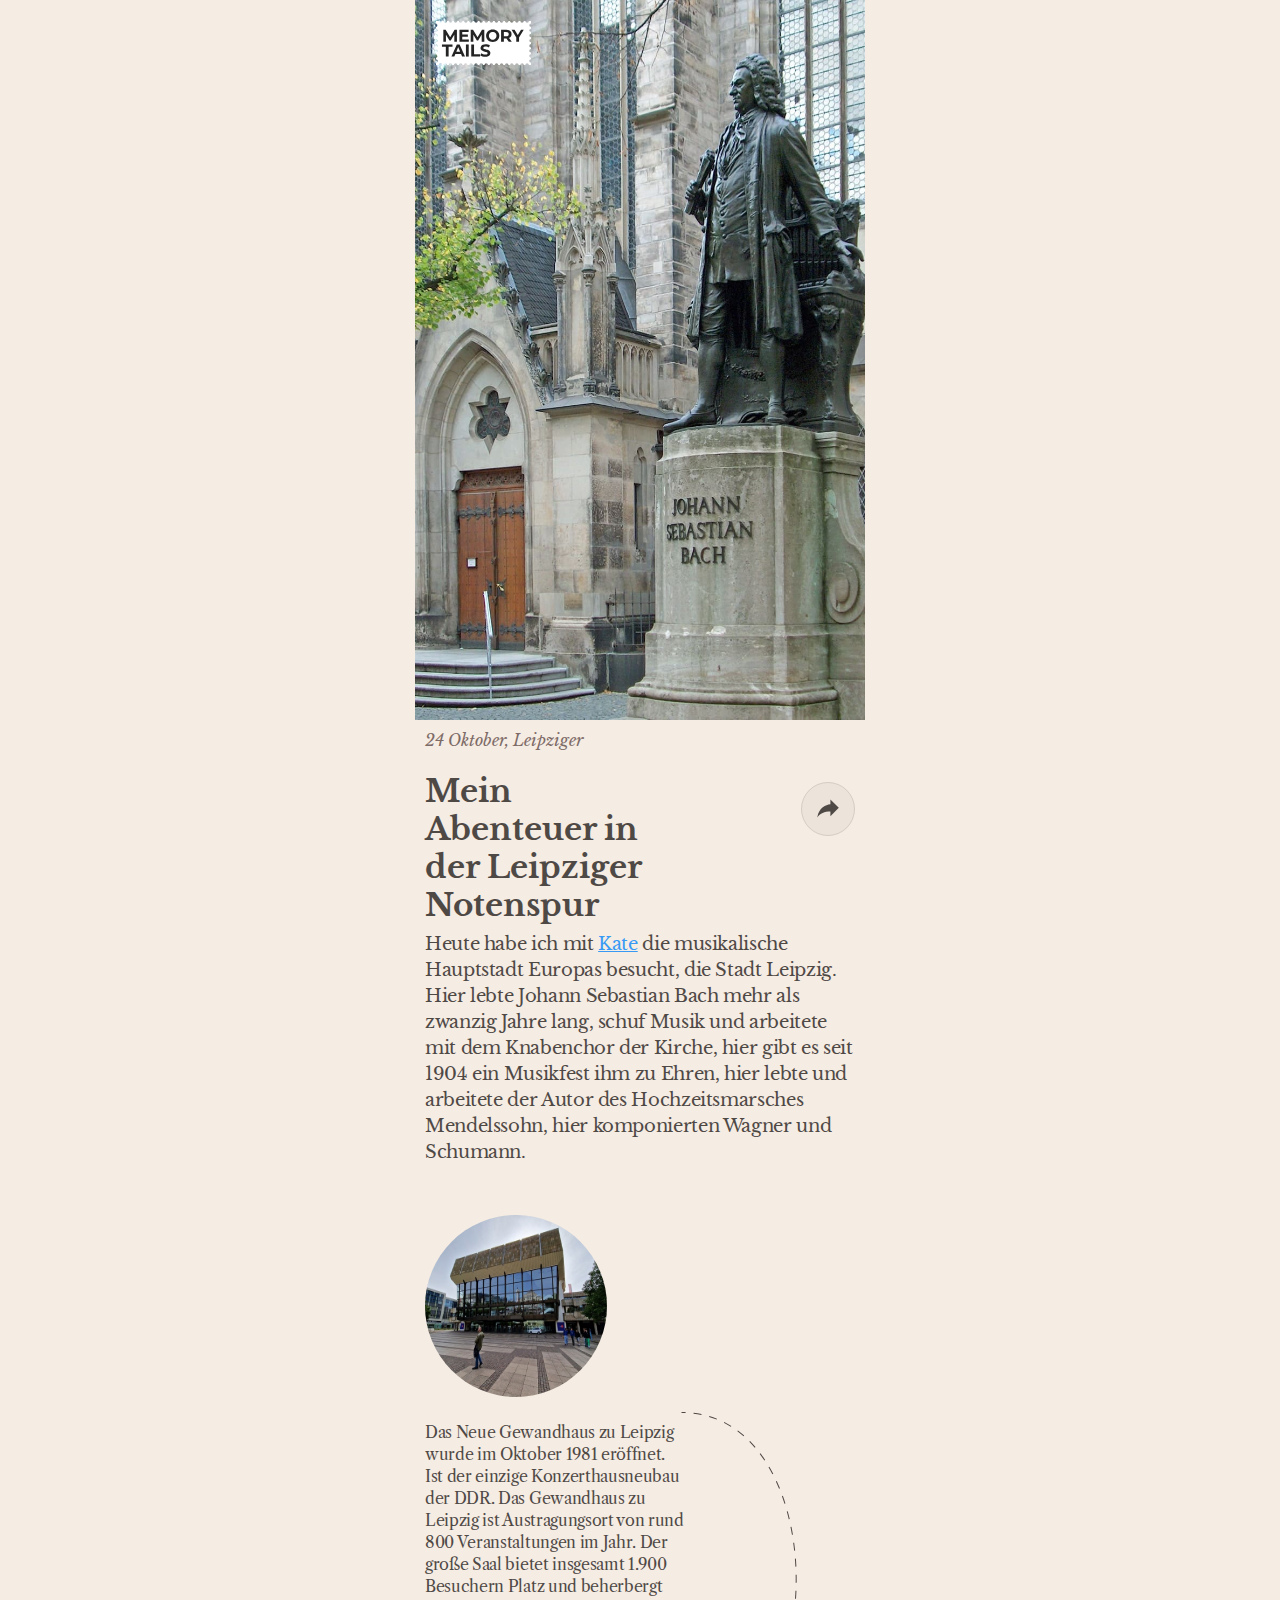
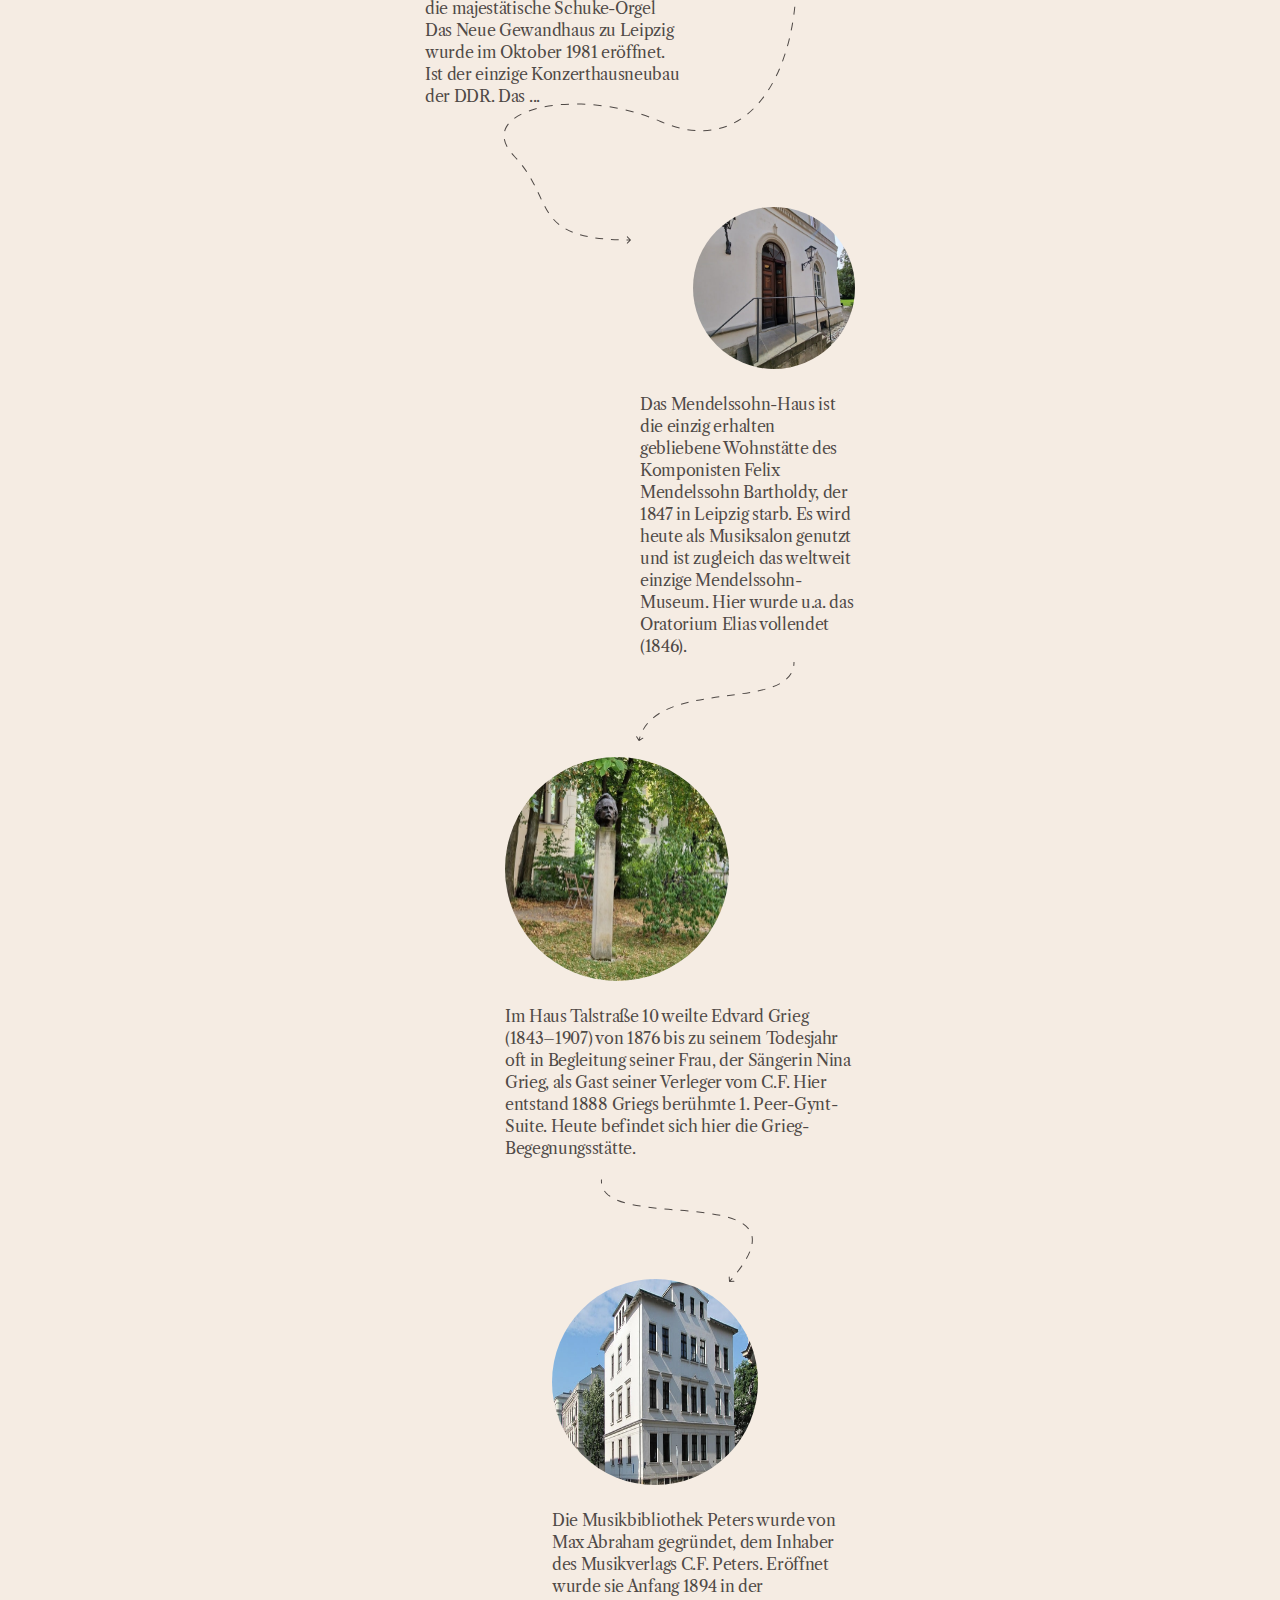
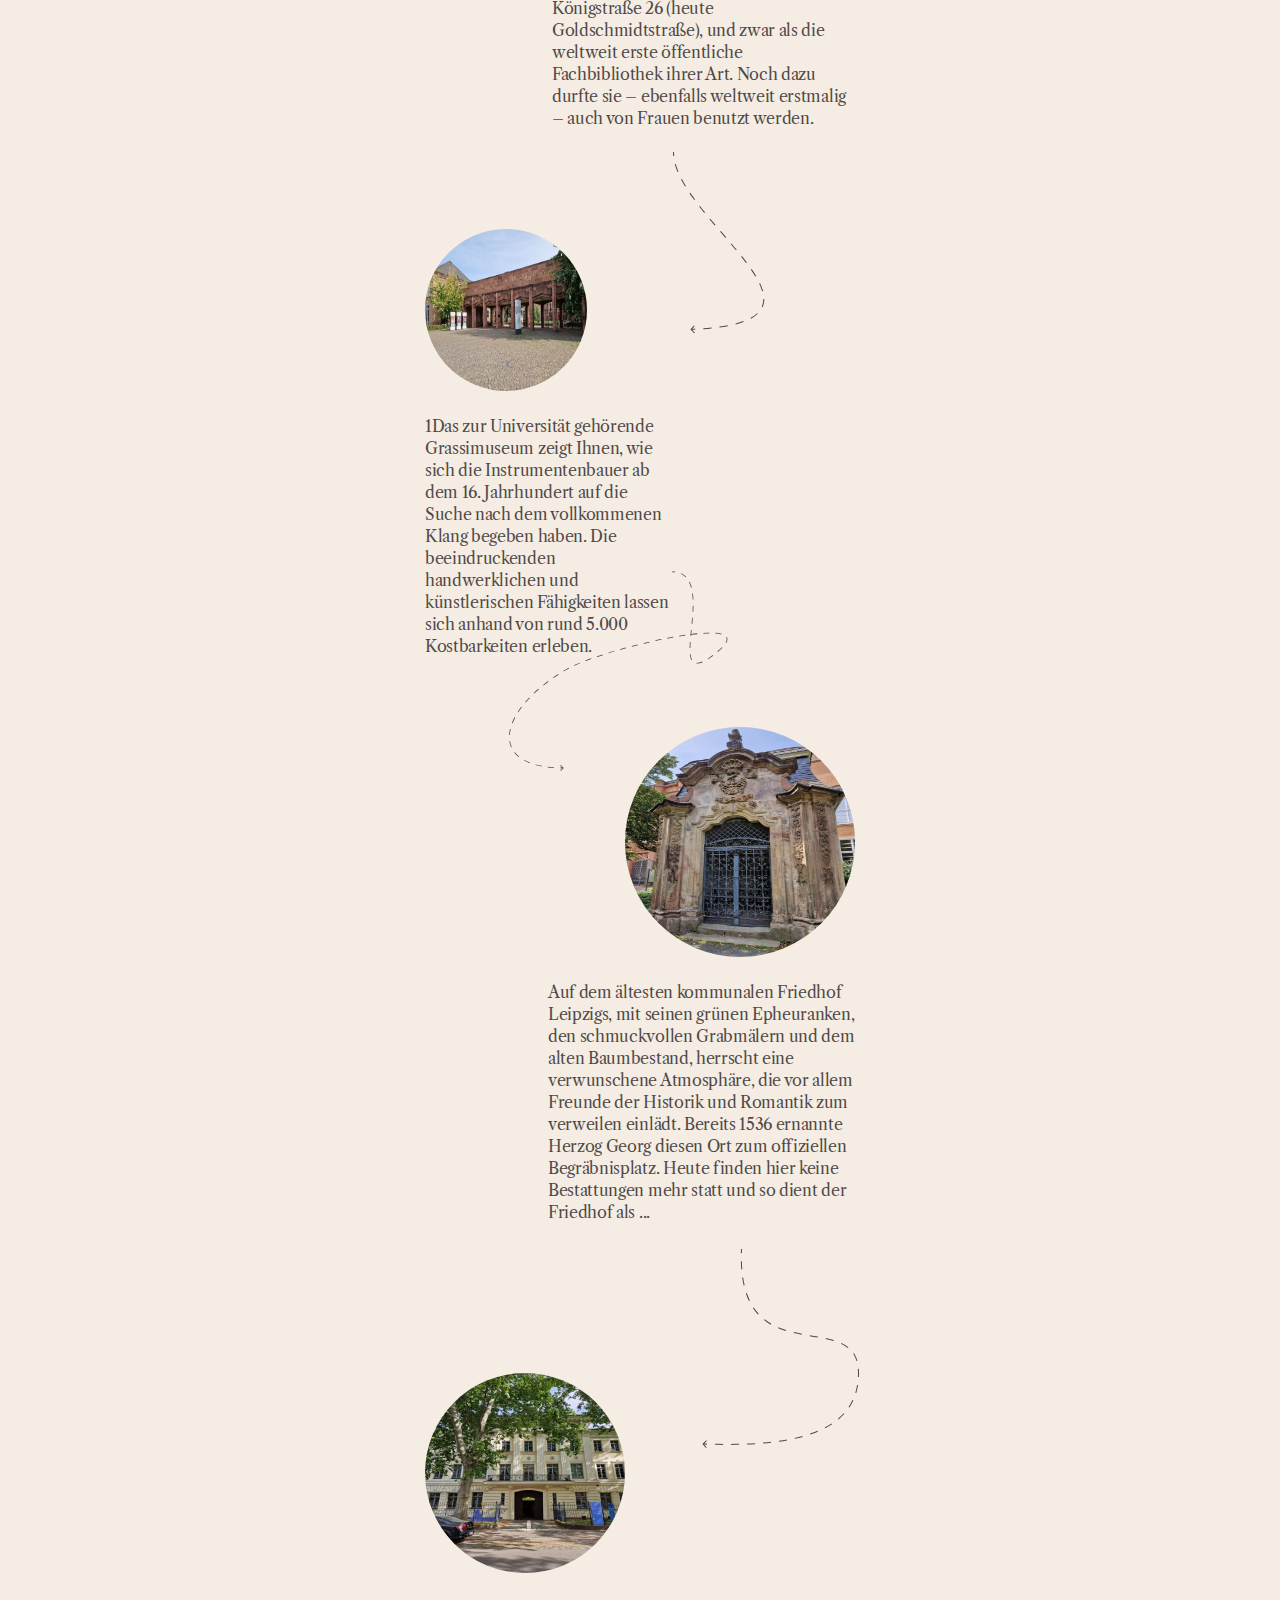
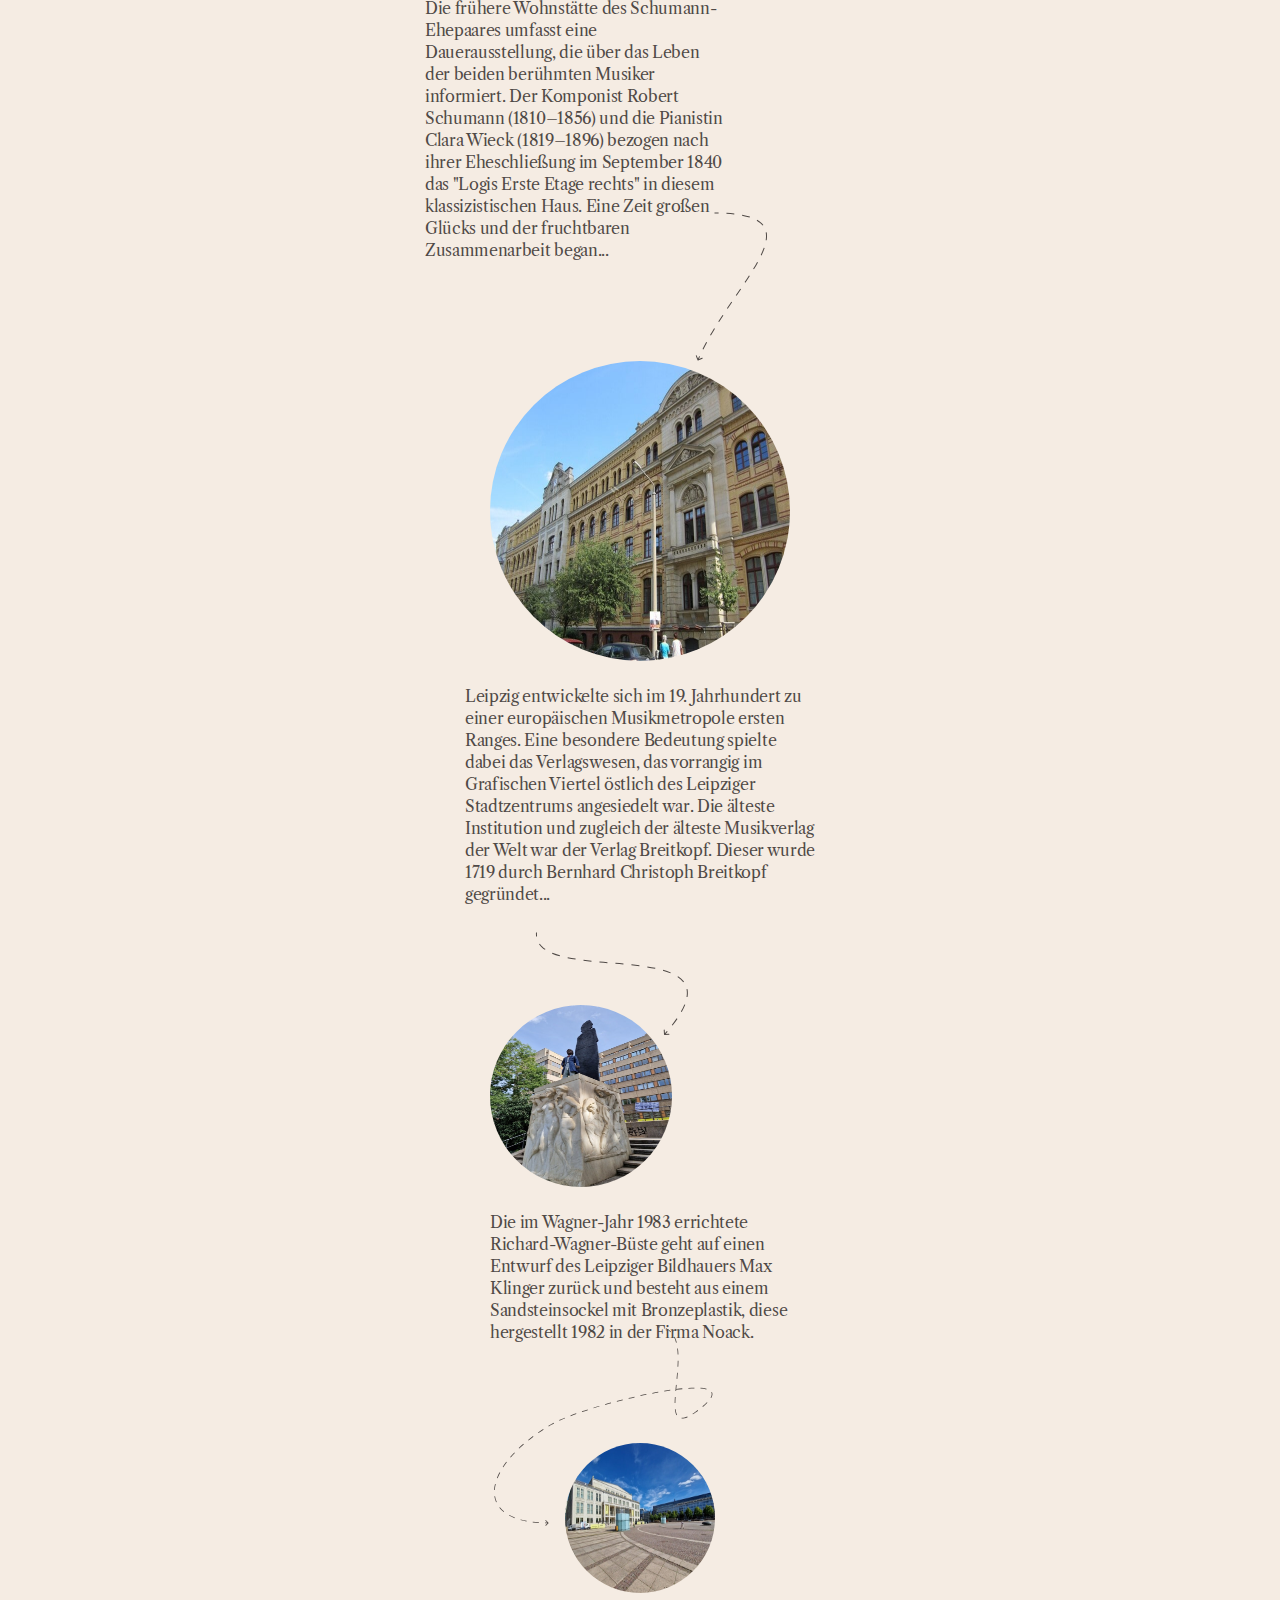
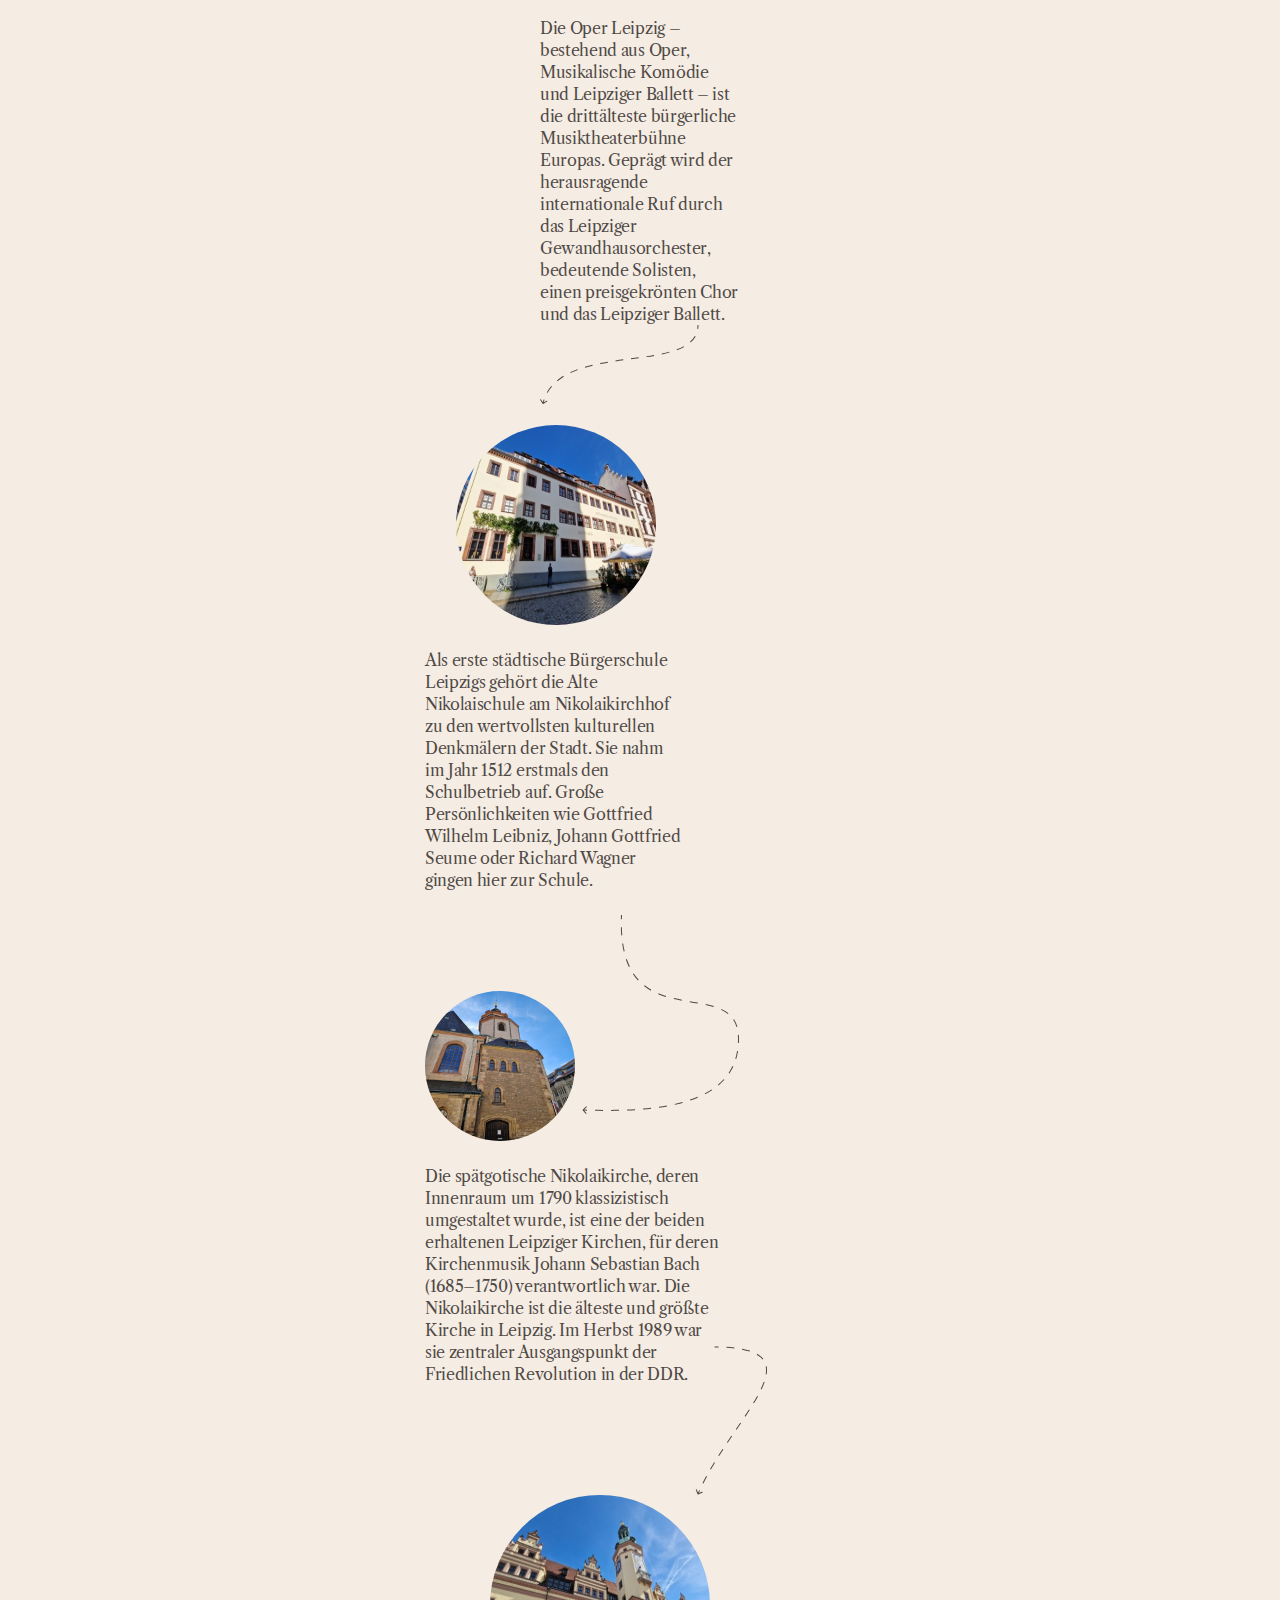
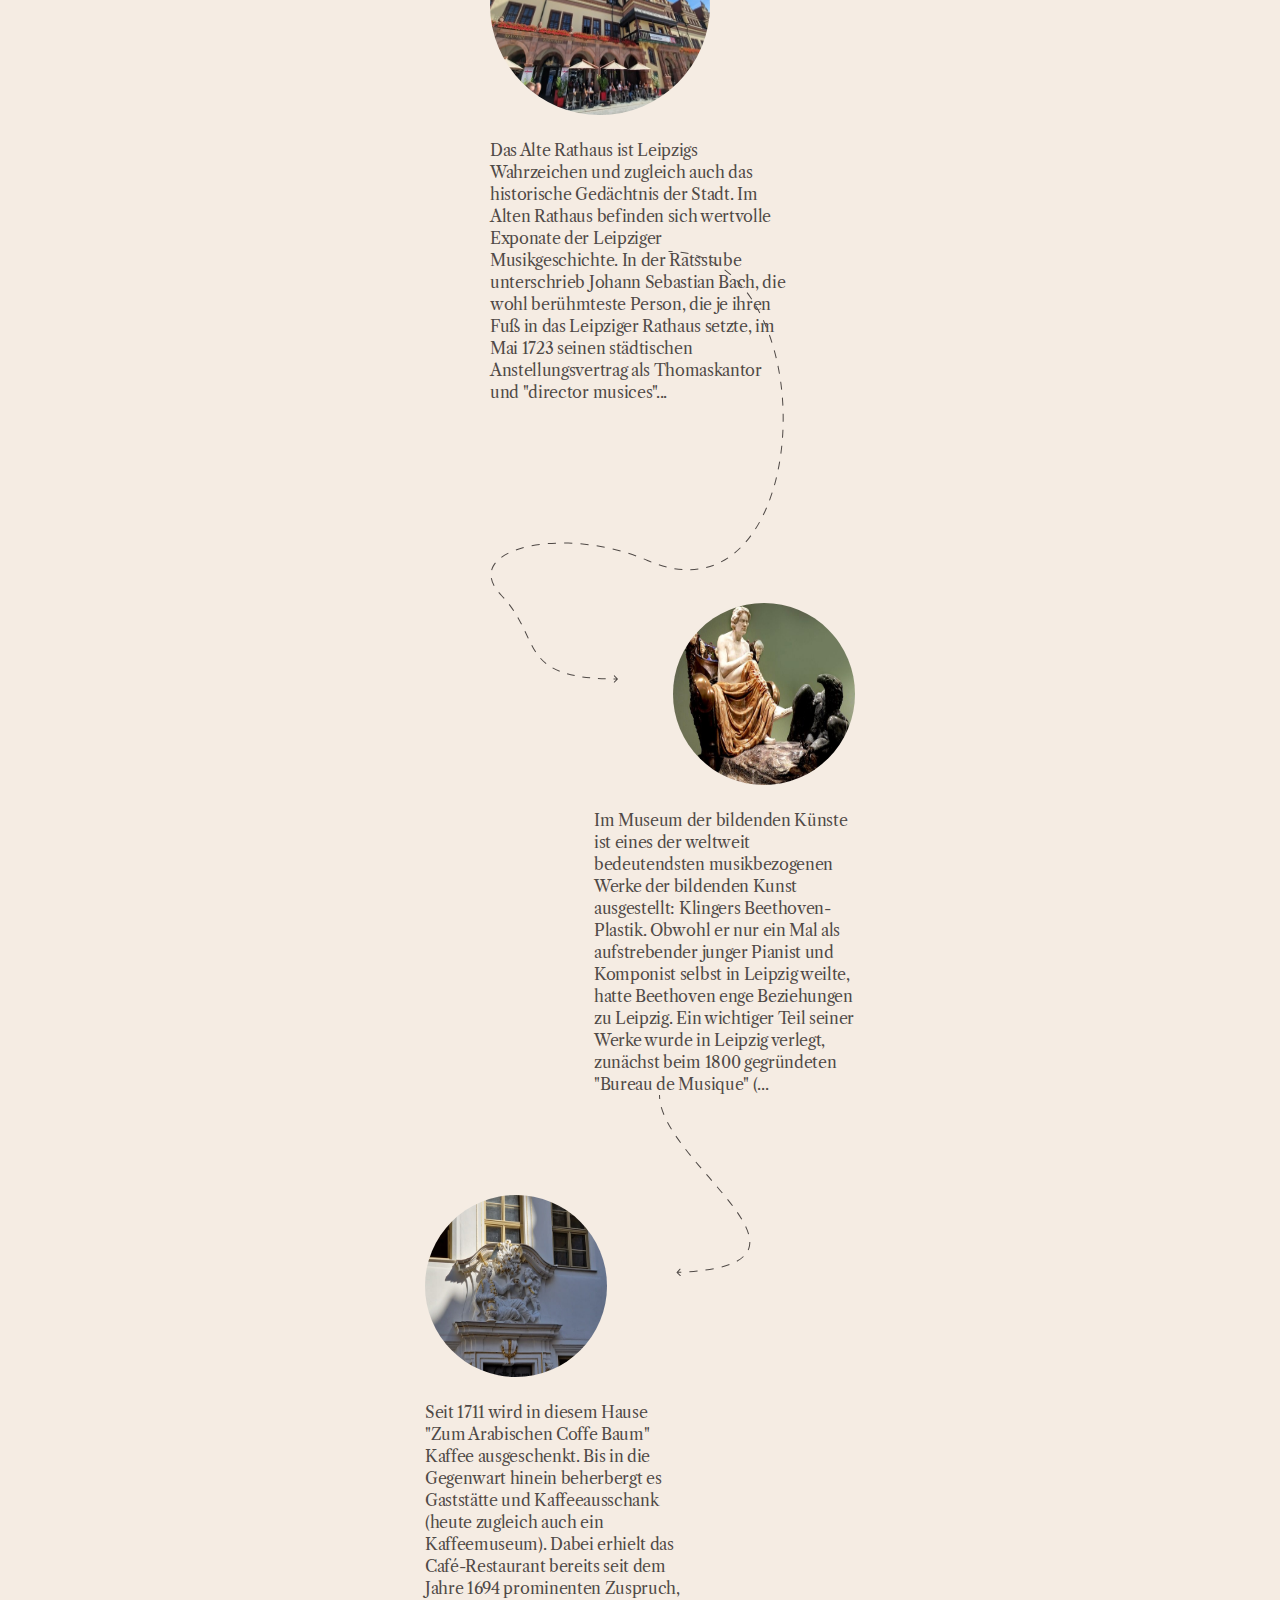
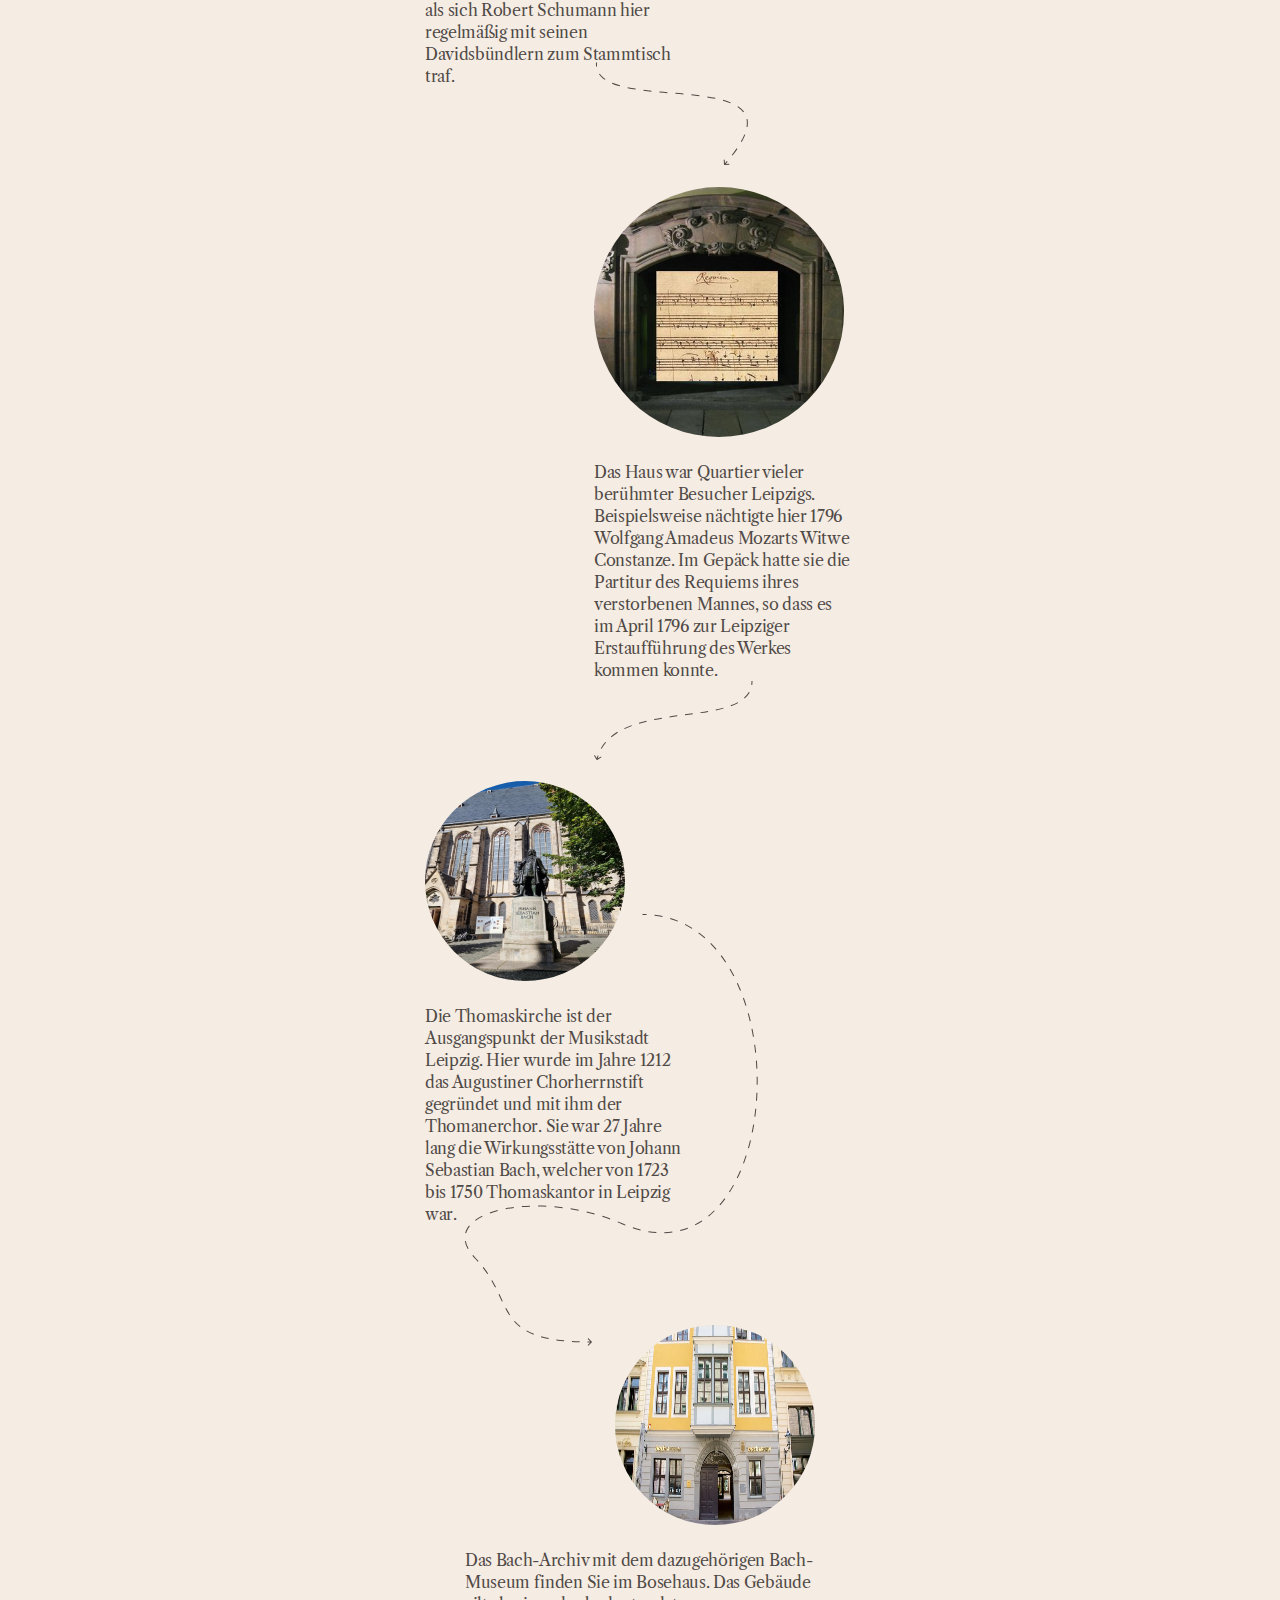
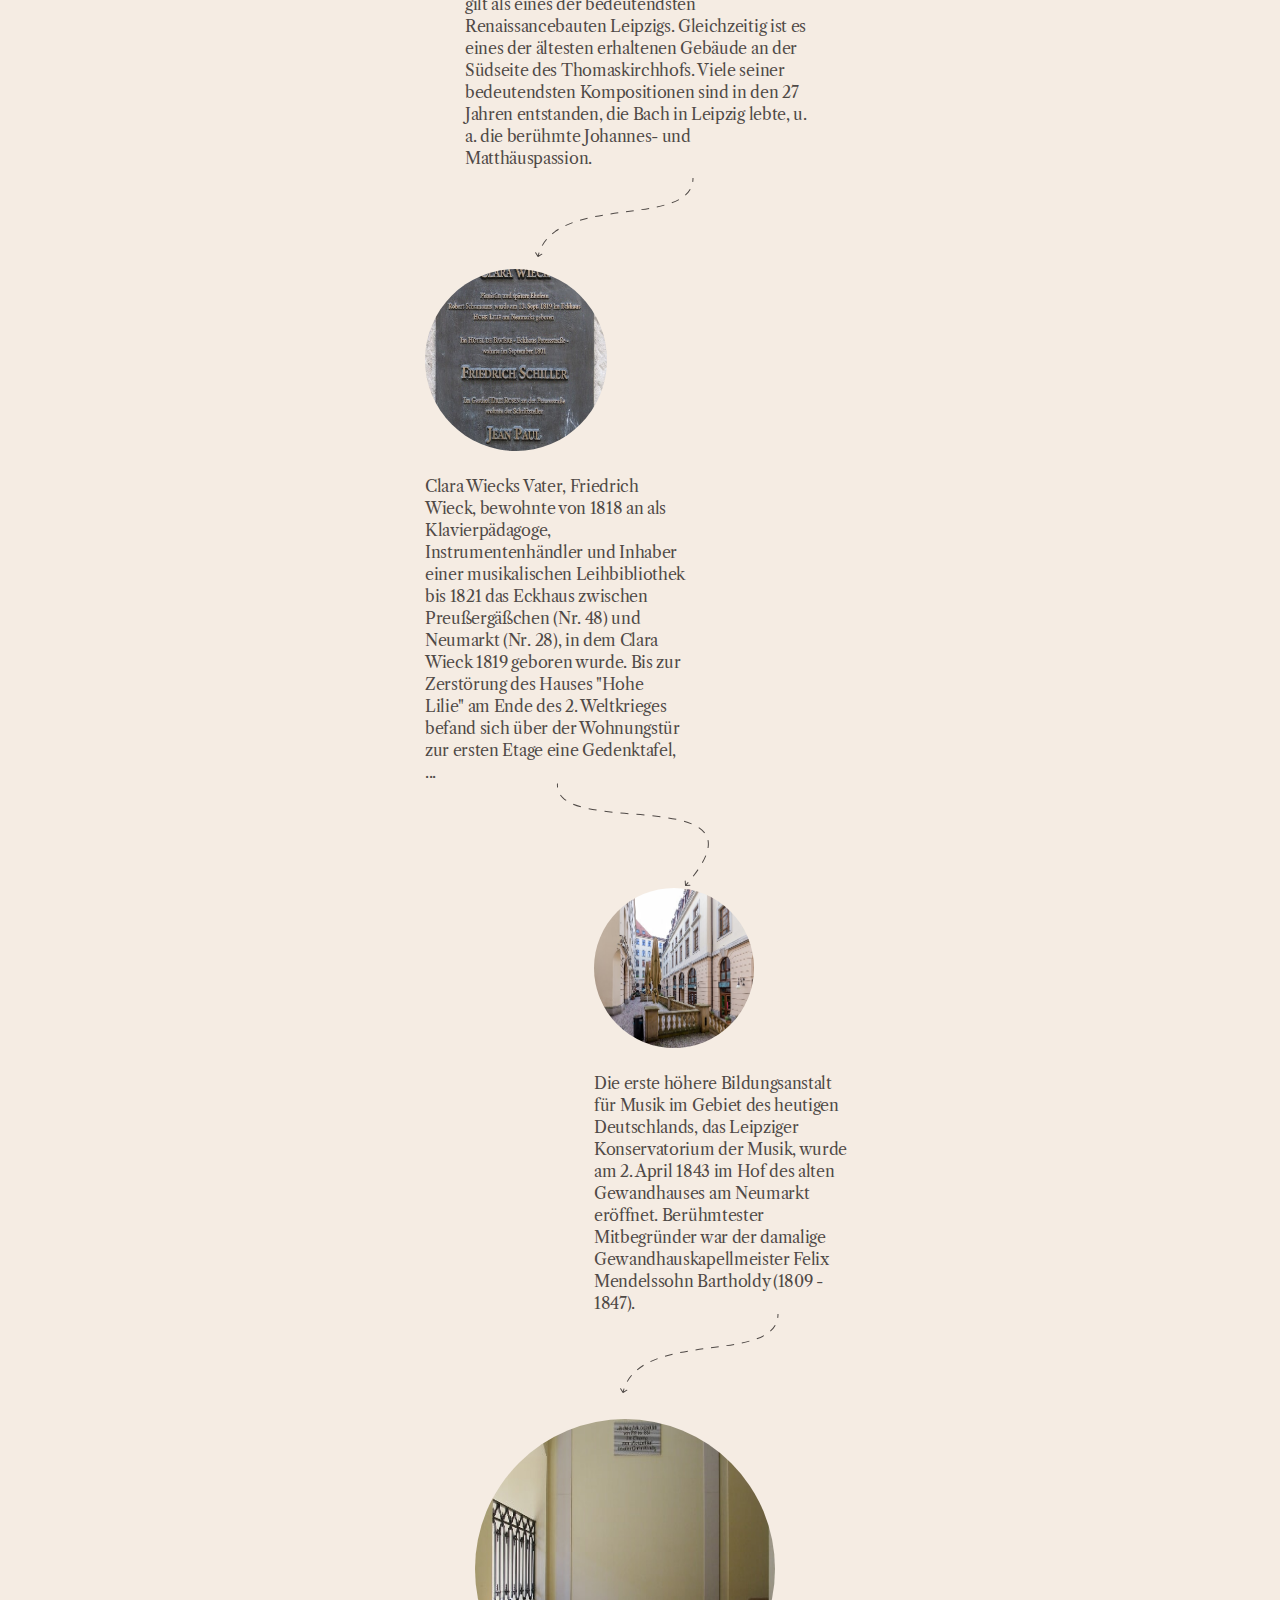
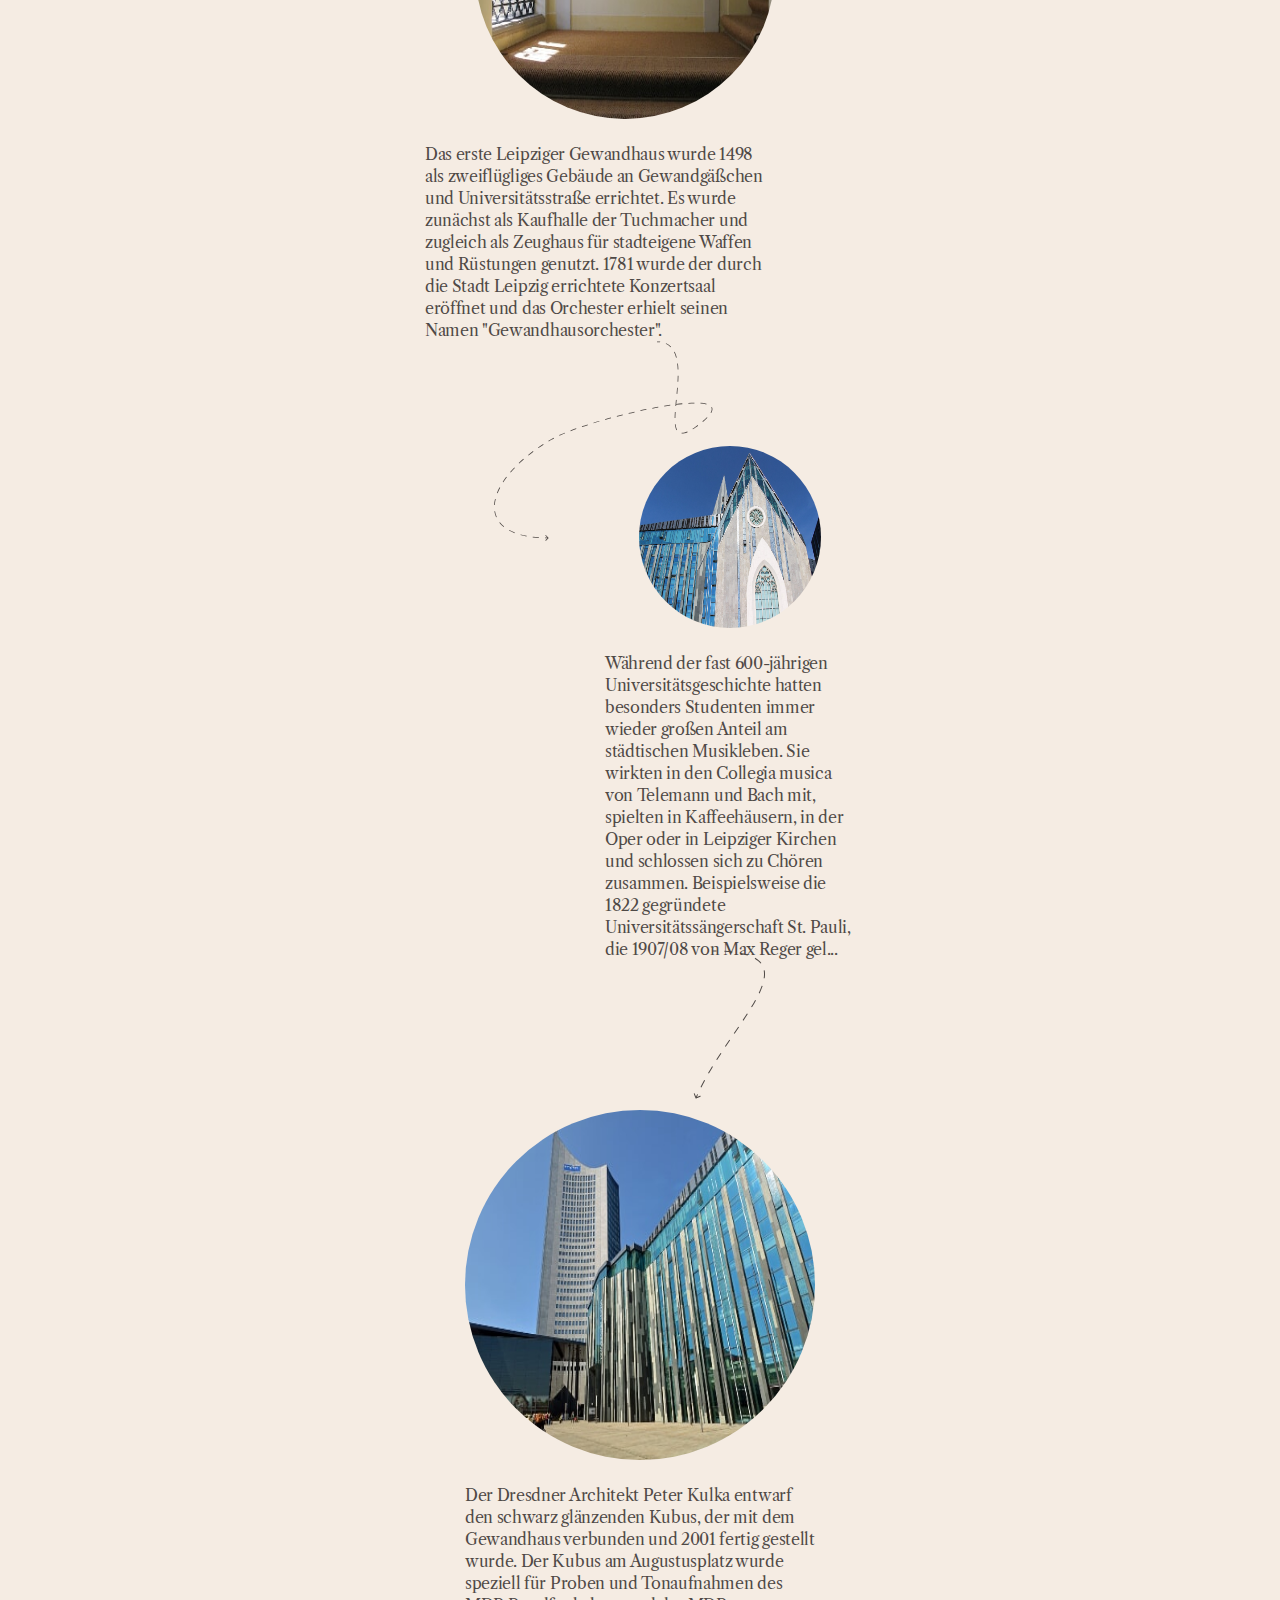
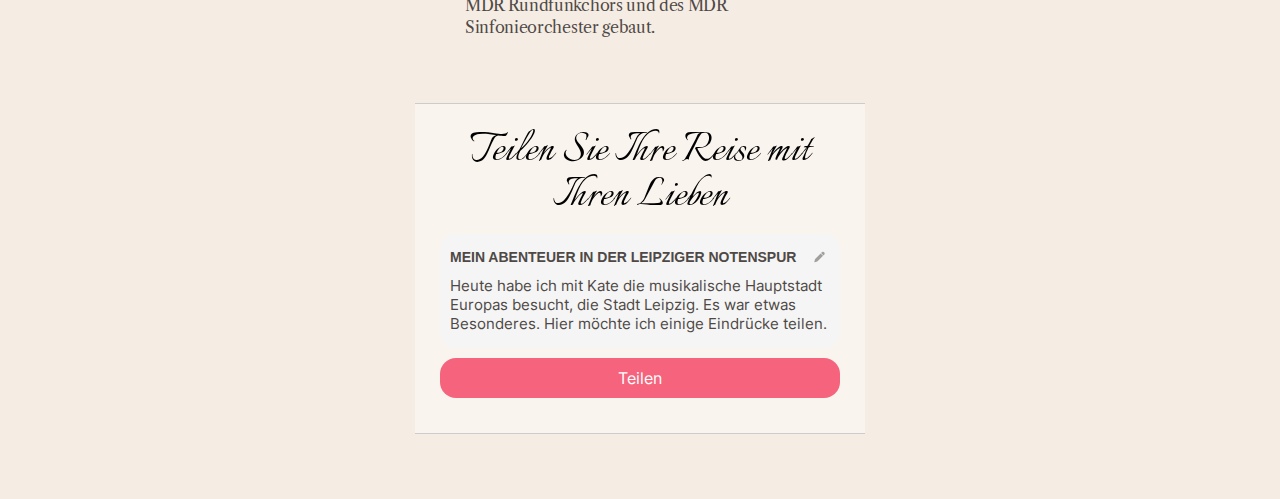
<file: places/2/index.html>
<!DOCTYPE html>
<html >
<head><meta charset="utf-8">
<meta name="viewport" content="width=device-width, initial-scale=1">
<title>Mein Abenteuer in der Leipziger Notenspur</title>
<meta name="description" content="Heute habe ich mit Kate die musikalische Hauptstadt Europas besucht, die Stadt Leipzig. Es war etwas Besonderes. Hier möchte ich einige Eindrücke teilen.">
<meta property="og:title" content="Mein Abenteuer in der Leipziger Notenspur">
<meta property="og:description" content="Heute habe ich mit Kate die musikalische Hauptstadt Europas besucht, die Stadt Leipzig. Es war etwas Besonderes. Hier möchte ich einige Eindrücke teilen.">
<meta property="og:image" content="https://inkstagram.ru/images/main-min-sm.jpg">
<meta property="og:url" content="https://inkstagram.ru/places/2">
<meta property="og:type" content="article">
<meta name="twitter:card" content="summary">
<meta name="twitter:title" content="Mein Abenteuer in der Leipziger Notenspur">
<meta name="twitter:description" content="Heute habe ich mit Kate die musikalische Hauptstadt Europas besucht, die Stadt Leipzig. Es war etwas Besonderes. Hier möchte ich einige Eindrücke teilen.">
<meta name="twitter:image" content="https://inkstagram.ru/images/main-min-sm.jpg">
<link rel="preload" as="fetch" crossorigin="anonymous" href="/places/2/_payload.json">
<style>.share-block{background-color:#f9f4ee;display:flex;flex-direction:column;margin:0 auto;padding:10px}.share-block__title{font-family:Italianno,sans-serif;font-size:50px;font-weight:400;line-height:45px;margin-bottom:15px;text-align:center}.share-block .share-block-input{background:#f5f5f5;border-radius:16px;color:#4f4946;max-height:180px;overflow:auto;padding:15px 10px;position:relative;word-break:break-word}.share-block .share-block-input__icon{opacity:.5;position:absolute;right:15px;top:15px}.share-block .share-block-input__title{font-family:LibreBaskervilleRegular,sans-serif;font-size:14px;font-weight:700;line-height:17px;margin-bottom:10px;text-align:left;text-transform:uppercase}.share-block .share-block-input__textarea{font-family:Inter,serif;font-size:15px;font-weight:500;line-height:19px;min-width:274px;text-align:left}.share-block .share-btn{align-items:center;background-color:#f5637d;border-radius:16px;color:#fff;display:flex;font-family:Inter,sans-serif;font-size:16px;font-weight:400;height:40px;justify-content:center;line-height:20px;margin:10px 0;text-align:left}.share-block .input-share{background-color:#f9f4ee;border:none;font-family:Inter,serif;font-size:15px;font-weight:500;line-height:19px;text-align:left;width:100%}</style>
<style>.image-block{align-items:center;color:#fff;display:flex;height:100vh;justify-content:center;padding-top:150px!important;position:absolute;top:0;width:100%;z-index:1}.image-block img{border-radius:16px;width:85%}.pinch-scroll-zoom__content{position:absolute!important;text-align:center!important;top:70px!important;width:100%!important;z-index:20}.dialog-gallery{width:100%}.dialog-gallery-content{align-items:center;display:flex;flex-direction:column;height:100%;justify-content:flex-start;left:0;margin:3px auto;overflow:auto;position:absolute;right:0;top:340px;width:100%;z-index:1}.dialog-gallery-content__info{color:#fff;opacity:.89;overflow:auto;padding:10px;transition:all .2s;z-index:10}.dialog-gallery-content__info:after{background-color:#000;bottom:0;content:"";left:0;opacity:.5;position:absolute;right:0;top:0;z-index:-2}.dialog-gallery-content__info-title{font-family:Libre Caslon Text,serif;font-size:20px;margin:5px 0 15px}.dialog-gallery-content__info-text{font-family:LibreCaslonRegular,sans-serif;font-size:14px;height:350px;line-height:26px;margin:5px 0;overflow:auto;padding-bottom:50px}.dialog-gallery-content__close{height:50px;position:absolute;right:-10px;top:10px;width:50px;z-index:200}.dialog-gallery-content__header{background-position:50%;background-repeat:no-repeat;background-size:cover;height:100%}.dialog-gallery-layout{background-color:#000;height:100%;left:0;opacity:.85;position:fixed;top:0;width:100%;z-index:1}</style>
<style>.card-place[data-v-ad67a274]{padding:0 10px;text-align:right;width:100%}.card-place__content[data-v-ad67a274]{display:inline-block;flex-direction:column;position:relative}.card-place__text[data-v-ad67a274]{color:#4f4946;font-family:Libre Caslon Text,serif;font-size:16px;font-weight:400;letter-spacing:-.02em;line-height:22px;margin-top:20px;text-align:left}.card-place__image img[data-v-ad67a274]{border-radius:50%}.card-place .center[data-v-ad67a274]{text-align:center}.card-place__arrow[data-v-ad67a274]{position:absolute}</style>
<style>.share-block{background-color:#f9f4ee;display:flex;flex-direction:column;margin:0 auto;padding:10px}.share-block__title{font-family:Italianno,sans-serif;font-size:50px;font-weight:400;line-height:45px;margin-bottom:15px;text-align:center}.share-block .share-block-input{background:#f5f5f5;border-radius:16px;color:#4f4946;max-height:180px;overflow:auto;padding:15px 10px;position:relative;word-break:break-word}.share-block .share-block-input__icon{opacity:.5;position:absolute;right:15px;top:15px}.share-block .share-block-input__title{font-family:LibreBaskervilleRegular,sans-serif;font-size:14px;font-weight:700;line-height:17px;margin-bottom:10px;text-align:left;text-transform:uppercase}.share-block .share-block-input__textarea{font-family:Inter,serif;font-size:15px;font-weight:500;line-height:19px;min-width:274px;text-align:left}.share-block .share-btn{align-items:center;background-color:#f5637d;border-radius:16px;color:#fff;display:flex;font-family:Inter,sans-serif;font-size:16px;font-weight:400;height:40px;justify-content:center;line-height:20px;margin:10px 0;text-align:left}.share-block .share-btn :hover{cursor:pointer}.share-block .input-share{background-color:#f9f4ee;border:none;font-family:Inter,serif;font-size:15px;font-weight:500;line-height:19px;text-align:left;width:100%}.dialog{background-color:red!important;border:1px solid red!important;height:80vh;width:400px}.dialog-content{border-radius:16px;display:flex;flex-direction:column;height:80vh;left:5px;margin:50px auto 0;max-width:314px;overflow:hidden;position:fixed;right:5px;top:0;width:90%;z-index:10}.dialog-content__close{position:absolute;right:15px;top:15px;z-index:11}.dialog-content__header{background-position:50%;background-repeat:no-repeat;background-size:cover;height:100%}.dialog-layout{background-color:#000;height:120%;left:0;opacity:.8;position:fixed;top:0;width:100%;z-index:1}</style>
<style>.header-card[data-v-329f1350]{font-family:Libre Baskerville,serif;position:relative}.header-card__date[data-v-329f1350]{color:#7d6b67;font-size:16px;font-style:italic;font-weight:400;line-height:20px;margin-top:10px}.header-card__date[data-v-329f1350],.header-card__title[data-v-329f1350]{letter-spacing:0;padding:0 10px;text-align:left}.header-card__title[data-v-329f1350]{color:#4f4946;font-family:Libre Baskerville,serif;font-size:31px;font-weight:700;line-height:38px;margin-top:22px;width:250px}.header-card__share[data-v-329f1350]{position:absolute;right:10px;top:10px}.header-card__logo[data-v-329f1350]{left:20px;position:absolute;top:20px}.header-card__logo[data-v-329f1350] :hover{cursor:pointer}.header-card__text[data-v-329f1350]{color:#4f4946;font-family:Libre Baskerville,serif;font-size:18px;font-weight:500;letter-spacing:-.02em;line-height:26px;margin-bottom:50px;margin-top:7px;padding:0 10px;text-align:left}.header-card__text a[data-v-329f1350]{color:#389af5;font-weight:500}.header-card__marka[data-v-329f1350]{background-position:50%;background-size:cover;height:80vh;margin:0!important;padding:0!important}</style>
<style>.up[data-v-8030d800]:before{margin-top:-30px}.left[data-v-8030d800]:after,.up[data-v-8030d800]:before{background-image:url(/images/u.png);content:"";height:152px;margin-bottom:10px;margin-left:80px;width:234px}.left[data-v-8030d800]:after,.right[data-v-8030d800]:after{margin-top:10px}.right[data-v-8030d800]:after{background-image:url(/images/d.png);content:"";height:152px;margin-bottom:10px;margin-left:80px;width:234px}.wrapper[data-v-8030d800]{background-color:#f5f5f5;display:flex;flex-direction:column}.new-place[data-v-8030d800]{display:flex;flex-direction:row;margin:10px 0;padding:0 10px}.new-place__info[data-v-8030d800]{padding:0 15px}.new-place__title[data-v-8030d800]{font-size:22px;font-weight:700;letter-spacing:0;line-height:22px;margin-bottom:10px}.new-place__text[data-v-8030d800],.new-place__title[data-v-8030d800]{color:#03223d;font-family:Inter;text-align:left}.new-place__text[data-v-8030d800]{font-size:14px;font-weight:400;letter-spacing:-.02em;line-height:15px}.new-place__image img[data-v-8030d800]{border:3px solid #03223d;border-radius:50%;height:120px;width:120px}.card-place[data-v-8030d800]{padding:0 10px;text-align:right;width:100%}.card-place__content[data-v-8030d800]{display:inline-block;flex-direction:column;position:relative}.card-place__text[data-v-8030d800]{color:#4f4946;font-family:Libre Caslon Text,serif;font-size:14px;font-weight:400;letter-spacing:-.02em;line-height:22px;margin-top:20px;text-align:left}.card-place__image img[data-v-8030d800]{border-radius:50%}.card-place .center[data-v-8030d800]{text-align:center}.card-place__arrow[data-v-8030d800]{position:absolute}</style>
<style>.new-header-card[data-v-1e691496]{background-color:#f4f4f4;font-family:LibreBaskervilleRegular,sans-serif;position:relative}.new-header-card[data-v-1e691496]:after{background-color:#f4f4f4;background-image:url(/images/Down-min.png);background-size:cover;bottom:-60px;content:"";height:150px;position:absolute;width:100%;z-index:-1}.new-header-card__date[data-v-1e691496]{font-family:Inter,serif;font-size:16px;font-style:italic;line-height:20px;margin-top:10px}.new-header-card__date[data-v-1e691496],.new-header-card__title[data-v-1e691496]{color:#03223d;font-weight:400;letter-spacing:0;padding:0 10px;text-align:left}.new-header-card__title[data-v-1e691496]{font-family:Parisienne,sans-serif;font-size:40px;line-height:35px;margin-bottom:22px;margin-left:10px;margin-top:22px;width:320px}.new-header-card__share[data-v-1e691496]{position:absolute;right:10px;top:10px}.new-header-card__logo[data-v-1e691496]{left:20px;position:absolute;top:20px;z-index:1}.new-header-card__text[data-v-1e691496]{color:#03223d;font-family:Inter,serif;font-size:14px;font-weight:400;letter-spacing:-.02em;line-height:26px;margin-bottom:50px;margin-top:7px;padding:0 10px;position:relative;text-align:left}.new-header-card__text a[data-v-1e691496]{color:#389af5;font-weight:500}.new-header-card__marka[data-v-1e691496]{background-position:50%;background-size:cover;height:60vh;margin:0!important;padding:0!important;position:relative}.new-header-card__marka[data-v-1e691496]:before{background-image:url(/images/UP-min.png);background-size:cover;bottom:0;content:"";height:50px;position:absolute;width:100%}</style>
<style>.new-dis-share-block{background-color:#f4f4f4;display:flex;flex-direction:column;padding:80px 0;position:relative}.new-dis-share-block:after{background-image:url(/images/Down-min.png);bottom:0}.new-dis-share-block:after,.new-dis-share-block:before{background-color:#f5f5f5;background-size:cover;content:"";height:150px;position:absolute;width:100%;z-index:2}.new-dis-share-block:before{background-image:url(/images/UP-min.png);top:0}.new-dis-share-block__title{background-color:#f5f5f5;font-family:Italianno,sans-serif;font-size:50px;font-weight:400;line-height:45px;margin:15px;text-align:center;z-index:5}.new-dis-share-block .new-dis-share-block-input{background:#fdfdfe;border:2px solid #e3e1e1;border-radius:16px;color:#4f4946;margin:0 10px;max-height:180px;overflow:auto;padding:15px 10px;position:relative;word-break:break-word;z-index:5}.new-dis-share-block .new-dis-share-block-input__icon{opacity:.5;position:absolute;right:15px;top:15px}.new-dis-share-block .new-dis-share-block-input__title{font-family:LibreBaskervilleRegular,sans-serif;font-size:14px;font-weight:700;line-height:17px;margin-bottom:10px;text-align:left;text-transform:uppercase;width:98%;z-index:5}.new-dis-share-block .new-dis-share-block-input__textarea{font-family:Inter,serif;font-size:15px;font-weight:500;line-height:19px;min-width:274px;text-align:left;z-index:15}.new-dis-share-block .new-dis-input-share{background-color:red;border:1px solid grey;font-family:Inter,serif;font-size:15px;font-weight:500;line-height:19px;text-align:left;width:100%;z-index:5}.btn_wrapper{background-color:#f4f4f4;height:100px;padding:30px 0 150px}.btn{align-items:center;background:linear-gradient(107.7deg,#1f55b5 8.21%,#e459ce 97.42%);border-radius:34px;color:#fff;display:flex;font-family:Inter,sans-serif;font-size:16px;font-weight:400;height:62px;justify-content:center;line-height:20px;margin:0 20px;text-align:left;z-index:5}</style>
<style>*{box-sizing:border-box;margin:0;padding:0}:root,body{max-width:450px;min-width:375px;position:relative}:root{background-color:#f5ece3;margin:0 auto;min-height:100vh;padding:0}a{color:#389af5;font-weight:500}#app{margin:0 auto;max-width:450px;min-height:100vh;min-width:375px;padding:0;position:relative}.border-red{border:1px solid red}.border-green{border:1px solid green}.border-grey{border:1px solid grey}</style>
<style>@font-face{font-display:swap;font-family:Inter;font-style:normal;font-weight:400;src:url(/_nuxt/Inter-400-1.1c3007b8.woff2) format("woff2");unicode-range:u+0460-052f,u+1c80-1c88,u+20b4,u+2de0-2dff,u+a640-a69f,u+fe2e-fe2f}@font-face{font-display:swap;font-family:Inter;font-style:normal;font-weight:400;src:url(/_nuxt/Inter-400-2.eba94878.woff2) format("woff2");unicode-range:u+0301,u+0400-045f,u+0490-0491,u+04b0-04b1,u+2116}@font-face{font-display:swap;font-family:Inter;font-style:normal;font-weight:400;src:url(/_nuxt/Inter-400-3.81f77e51.woff2) format("woff2");unicode-range:u+1f??}@font-face{font-display:swap;font-family:Inter;font-style:normal;font-weight:400;src:url(/_nuxt/Inter-400-4.d92c6cbc.woff2) format("woff2");unicode-range:u+0370-03ff}@font-face{font-display:swap;font-family:Inter;font-style:normal;font-weight:400;src:url(/_nuxt/Inter-400-5.15df7612.woff2) format("woff2");unicode-range:u+0102-0103,u+0110-0111,u+0128-0129,u+0168-0169,u+01a0-01a1,u+01af-01b0,u+0300-0301,u+0303-0304,u+0308-0309,u+0323,u+0329,u+1ea0-1ef9,u+20ab}@font-face{font-display:swap;font-family:Inter;font-style:normal;font-weight:400;src:url(/_nuxt/Inter-400-6.a2bfd9fe.woff2) format("woff2");unicode-range:u+0100-02af,u+0304,u+0308,u+0329,u+1e00-1e9f,u+1ef2-1eff,u+2020,u+20a0-20ab,u+20ad-20cf,u+2113,u+2c60-2c7f,u+a720-a7ff}@font-face{font-display:swap;font-family:Inter;font-style:normal;font-weight:400;src:url(/_nuxt/Inter-400-7.88df0b5a.woff2) format("woff2");unicode-range:u+00??,u+0131,u+0152-0153,u+02bb-02bc,u+02c6,u+02da,u+02dc,u+0304,u+0308,u+0329,u+2000-206f,u+2074,u+20ac,u+2122,u+2191,u+2193,u+2212,u+2215,u+feff,u+fffd}@font-face{font-display:swap;font-family:Inter;font-style:normal;font-weight:700;src:url(/_nuxt/Inter-400-1.1c3007b8.woff2) format("woff2");unicode-range:u+0460-052f,u+1c80-1c88,u+20b4,u+2de0-2dff,u+a640-a69f,u+fe2e-fe2f}@font-face{font-display:swap;font-family:Inter;font-style:normal;font-weight:700;src:url(/_nuxt/Inter-400-2.eba94878.woff2) format("woff2");unicode-range:u+0301,u+0400-045f,u+0490-0491,u+04b0-04b1,u+2116}@font-face{font-display:swap;font-family:Inter;font-style:normal;font-weight:700;src:url(/_nuxt/Inter-400-3.81f77e51.woff2) format("woff2");unicode-range:u+1f??}@font-face{font-display:swap;font-family:Inter;font-style:normal;font-weight:700;src:url(/_nuxt/Inter-400-4.d92c6cbc.woff2) format("woff2");unicode-range:u+0370-03ff}@font-face{font-display:swap;font-family:Inter;font-style:normal;font-weight:700;src:url(/_nuxt/Inter-400-5.15df7612.woff2) format("woff2");unicode-range:u+0102-0103,u+0110-0111,u+0128-0129,u+0168-0169,u+01a0-01a1,u+01af-01b0,u+0300-0301,u+0303-0304,u+0308-0309,u+0323,u+0329,u+1ea0-1ef9,u+20ab}@font-face{font-display:swap;font-family:Inter;font-style:normal;font-weight:700;src:url(/_nuxt/Inter-400-6.a2bfd9fe.woff2) format("woff2");unicode-range:u+0100-02af,u+0304,u+0308,u+0329,u+1e00-1e9f,u+1ef2-1eff,u+2020,u+20a0-20ab,u+20ad-20cf,u+2113,u+2c60-2c7f,u+a720-a7ff}@font-face{font-display:swap;font-family:Inter;font-style:normal;font-weight:700;src:url(/_nuxt/Inter-400-7.88df0b5a.woff2) format("woff2");unicode-range:u+00??,u+0131,u+0152-0153,u+02bb-02bc,u+02c6,u+02da,u+02dc,u+0304,u+0308,u+0329,u+2000-206f,u+2074,u+20ac,u+2122,u+2191,u+2193,u+2212,u+2215,u+feff,u+fffd}@font-face{font-display:swap;font-family:Italianno;font-style:normal;font-weight:400;src:url(/_nuxt/Italianno-400-15.bab8e155.woff2) format("woff2");unicode-range:u+0102-0103,u+0110-0111,u+0128-0129,u+0168-0169,u+01a0-01a1,u+01af-01b0,u+0300-0301,u+0303-0304,u+0308-0309,u+0323,u+0329,u+1ea0-1ef9,u+20ab}@font-face{font-display:swap;font-family:Italianno;font-style:normal;font-weight:400;src:url(/_nuxt/Italianno-400-16.ae9fa698.woff2) format("woff2");unicode-range:u+0100-02af,u+0304,u+0308,u+0329,u+1e00-1e9f,u+1ef2-1eff,u+2020,u+20a0-20ab,u+20ad-20cf,u+2113,u+2c60-2c7f,u+a720-a7ff}@font-face{font-display:swap;font-family:Italianno;font-style:normal;font-weight:400;src:url(/_nuxt/Italianno-400-17.70d799b5.woff2) format("woff2");unicode-range:u+00??,u+0131,u+0152-0153,u+02bb-02bc,u+02c6,u+02da,u+02dc,u+0304,u+0308,u+0329,u+2000-206f,u+2074,u+20ac,u+2122,u+2191,u+2193,u+2212,u+2215,u+feff,u+fffd}@font-face{font-display:swap;font-family:Libre Baskerville;font-style:italic;font-weight:400;src:url(/_nuxt/Libre_Baskerville-400-18.bffe021f.woff2) format("woff2");unicode-range:u+0100-02af,u+0304,u+0308,u+0329,u+1e00-1e9f,u+1ef2-1eff,u+2020,u+20a0-20ab,u+20ad-20cf,u+2113,u+2c60-2c7f,u+a720-a7ff}@font-face{font-display:swap;font-family:Libre Baskerville;font-style:italic;font-weight:400;src:url(/_nuxt/Libre_Baskerville-400-19.d809e5e1.woff2) format("woff2");unicode-range:u+00??,u+0131,u+0152-0153,u+02bb-02bc,u+02c6,u+02da,u+02dc,u+0304,u+0308,u+0329,u+2000-206f,u+2074,u+20ac,u+2122,u+2191,u+2193,u+2212,u+2215,u+feff,u+fffd}@font-face{font-display:swap;font-family:Libre Baskerville;font-style:normal;font-weight:400;src:url(/_nuxt/Libre_Baskerville-400-20.08ffea5c.woff2) format("woff2");unicode-range:u+0100-02af,u+0304,u+0308,u+0329,u+1e00-1e9f,u+1ef2-1eff,u+2020,u+20a0-20ab,u+20ad-20cf,u+2113,u+2c60-2c7f,u+a720-a7ff}@font-face{font-display:swap;font-family:Libre Baskerville;font-style:normal;font-weight:400;src:url(/_nuxt/Libre_Baskerville-400-21.6c6c9c3f.woff2) format("woff2");unicode-range:u+00??,u+0131,u+0152-0153,u+02bb-02bc,u+02c6,u+02da,u+02dc,u+0304,u+0308,u+0329,u+2000-206f,u+2074,u+20ac,u+2122,u+2191,u+2193,u+2212,u+2215,u+feff,u+fffd}@font-face{font-display:swap;font-family:Libre Baskerville;font-style:normal;font-weight:700;src:url(/_nuxt/Libre_Baskerville-700-22.0f701b5d.woff2) format("woff2");unicode-range:u+0100-02af,u+0304,u+0308,u+0329,u+1e00-1e9f,u+1ef2-1eff,u+2020,u+20a0-20ab,u+20ad-20cf,u+2113,u+2c60-2c7f,u+a720-a7ff}@font-face{font-display:swap;font-family:Libre Baskerville;font-style:normal;font-weight:700;src:url(/_nuxt/Libre_Baskerville-700-23.658cbf46.woff2) format("woff2");unicode-range:u+00??,u+0131,u+0152-0153,u+02bb-02bc,u+02c6,u+02da,u+02dc,u+0304,u+0308,u+0329,u+2000-206f,u+2074,u+20ac,u+2122,u+2191,u+2193,u+2212,u+2215,u+feff,u+fffd}@font-face{font-display:swap;font-family:Libre Caslon Text;font-style:italic;font-weight:400;src:url(/_nuxt/Libre_Caslon_Text-400-24.baf14569.woff2) format("woff2");unicode-range:u+0100-02af,u+0304,u+0308,u+0329,u+1e00-1e9f,u+1ef2-1eff,u+2020,u+20a0-20ab,u+20ad-20cf,u+2113,u+2c60-2c7f,u+a720-a7ff}@font-face{font-display:swap;font-family:Libre Caslon Text;font-style:italic;font-weight:400;src:url(/_nuxt/Libre_Caslon_Text-400-25.20eac03c.woff2) format("woff2");unicode-range:u+00??,u+0131,u+0152-0153,u+02bb-02bc,u+02c6,u+02da,u+02dc,u+0304,u+0308,u+0329,u+2000-206f,u+2074,u+20ac,u+2122,u+2191,u+2193,u+2212,u+2215,u+feff,u+fffd}@font-face{font-display:swap;font-family:Libre Caslon Text;font-style:normal;font-weight:400;src:url(/_nuxt/Libre_Caslon_Text-400-26.1b7053f5.woff2) format("woff2");unicode-range:u+0100-02af,u+0304,u+0308,u+0329,u+1e00-1e9f,u+1ef2-1eff,u+2020,u+20a0-20ab,u+20ad-20cf,u+2113,u+2c60-2c7f,u+a720-a7ff}@font-face{font-display:swap;font-family:Libre Caslon Text;font-style:normal;font-weight:400;src:url(/_nuxt/Libre_Caslon_Text-400-27.29310efc.woff2) format("woff2");unicode-range:u+00??,u+0131,u+0152-0153,u+02bb-02bc,u+02c6,u+02da,u+02dc,u+0304,u+0308,u+0329,u+2000-206f,u+2074,u+20ac,u+2122,u+2191,u+2193,u+2212,u+2215,u+feff,u+fffd}@font-face{font-display:swap;font-family:Libre Caslon Text;font-style:normal;font-weight:700;src:url(/_nuxt/Libre_Caslon_Text-700-28.507327bd.woff2) format("woff2");unicode-range:u+0100-02af,u+0304,u+0308,u+0329,u+1e00-1e9f,u+1ef2-1eff,u+2020,u+20a0-20ab,u+20ad-20cf,u+2113,u+2c60-2c7f,u+a720-a7ff}@font-face{font-display:swap;font-family:Libre Caslon Text;font-style:normal;font-weight:700;src:url(/_nuxt/Libre_Caslon_Text-700-29.2819c345.woff2) format("woff2");unicode-range:u+00??,u+0131,u+0152-0153,u+02bb-02bc,u+02c6,u+02da,u+02dc,u+0304,u+0308,u+0329,u+2000-206f,u+2074,u+20ac,u+2122,u+2191,u+2193,u+2212,u+2215,u+feff,u+fffd}@font-face{font-display:swap;font-family:Parisienne;font-style:normal;font-weight:400;src:url(/_nuxt/Parisienne-400-30.35a8fe4a.woff2) format("woff2");unicode-range:u+0100-02af,u+0304,u+0308,u+0329,u+1e00-1e9f,u+1ef2-1eff,u+2020,u+20a0-20ab,u+20ad-20cf,u+2113,u+2c60-2c7f,u+a720-a7ff}@font-face{font-display:swap;font-family:Parisienne;font-style:normal;font-weight:400;src:url(/_nuxt/Parisienne-400-31.cf3c285d.woff2) format("woff2");unicode-range:u+00??,u+0131,u+0152-0153,u+02bb-02bc,u+02c6,u+02da,u+02dc,u+0304,u+0308,u+0329,u+2000-206f,u+2074,u+20ac,u+2122,u+2191,u+2193,u+2212,u+2215,u+feff,u+fffd}@font-face{font-display:swap;font-family:Roboto;font-style:normal;font-weight:400;src:url(/_nuxt/Roboto-400-32.b7ef2cd1.woff2) format("woff2");unicode-range:u+0460-052f,u+1c80-1c88,u+20b4,u+2de0-2dff,u+a640-a69f,u+fe2e-fe2f}@font-face{font-display:swap;font-family:Roboto;font-style:normal;font-weight:400;src:url(/_nuxt/Roboto-400-33.495d38d4.woff2) format("woff2");unicode-range:u+0301,u+0400-045f,u+0490-0491,u+04b0-04b1,u+2116}@font-face{font-display:swap;font-family:Roboto;font-style:normal;font-weight:400;src:url("[data-uri]") format("woff2");unicode-range:u+1f??}@font-face{font-display:swap;font-family:Roboto;font-style:normal;font-weight:400;src:url(/_nuxt/Roboto-400-35.daf51ab5.woff2) format("woff2");unicode-range:u+0370-03ff}@font-face{font-display:swap;font-family:Roboto;font-style:normal;font-weight:400;src:url(/_nuxt/Roboto-400-36.77b24796.woff2) format("woff2");unicode-range:u+0102-0103,u+0110-0111,u+0128-0129,u+0168-0169,u+01a0-01a1,u+01af-01b0,u+0300-0301,u+0303-0304,u+0308-0309,u+0323,u+0329,u+1ea0-1ef9,u+20ab}@font-face{font-display:swap;font-family:Roboto;font-style:normal;font-weight:400;src:url(/_nuxt/Roboto-400-37.3c23eb02.woff2) format("woff2");unicode-range:u+0100-02af,u+0304,u+0308,u+0329,u+1e00-1e9f,u+1ef2-1eff,u+2020,u+20a0-20ab,u+20ad-20cf,u+2113,u+2c60-2c7f,u+a720-a7ff}@font-face{font-display:swap;font-family:Roboto;font-style:normal;font-weight:400;src:url(/_nuxt/Roboto-400-38.f6734f81.woff2) format("woff2");unicode-range:u+00??,u+0131,u+0152-0153,u+02bb-02bc,u+02c6,u+02da,u+02dc,u+0304,u+0308,u+0329,u+2000-206f,u+2074,u+20ac,u+2122,u+2191,u+2193,u+2212,u+2215,u+feff,u+fffd}</style>
<link rel="modulepreload" as="script" crossorigin href="/_nuxt/entry.780c3fd2.js">
<link rel="modulepreload" as="script" crossorigin href="/_nuxt/empty.00db4ab5.js">
<link rel="modulepreload" as="script" crossorigin href="/_nuxt/_id_.f7752155.js">
<link rel="modulepreload" as="script" crossorigin href="/_nuxt/vue.f36acd1f.30b5528e.js">
<link rel="prefetch" as="script" crossorigin href="/_nuxt/default.ddbb104b.js">
<link rel="prefetch" as="script" crossorigin href="/_nuxt/nuxt-link.1f3ef82a.js">
<link rel="prefetch" as="script" crossorigin href="/_nuxt/error-404.4d9974e6.js">
<link rel="prefetch" as="script" crossorigin href="/_nuxt/error-500.ac949c5d.js">
<script type="module" src="/_nuxt/entry.780c3fd2.js" crossorigin></script></head>
<body ><div id="__nuxt"><!--[--><div><div><div class="header-card" data-v-329f1350><div class="header-card__logo" data-v-329f1350><svg width="97" height="46" viewBox="0 0 97 46" fill="none" xmlns="http://www.w3.org/2000/svg" data-v-329f1350><g filter="url(#filter0_d_576_70)" data-v-329f1350><path fill-rule="evenodd" clip-rule="evenodd" d="M90.4617 1H88.7576C88.7575 1.941 87.9946 2.70379 87.0536 2.70379C86.1126 2.70379 85.3497 1.941 85.3496 1H83.6455C83.6454 1.941 82.8825 2.70379 81.9415 2.70379C81.0005 2.70379 80.2376 1.941 80.2375 1H78.5334C78.5333 1.941 77.7704 2.70379 76.8294 2.70379C75.8884 2.70379 75.1255 1.941 75.1254 1H73.4213C73.4212 1.941 72.6583 2.70379 71.7173 2.70379C70.7763 2.70379 70.0134 1.941 70.0133 1H68.3092C68.3091 1.941 67.5462 2.70379 66.6052 2.70379C65.6642 2.70379 64.9013 1.941 64.9011 1H63.1973C63.1972 1.94102 62.4344 2.70383 61.4933 2.70383C60.5523 2.70383 59.7894 1.94102 59.7893 1H58.085C58.0849 1.941 57.322 2.70379 56.381 2.70379C55.4399 2.70379 54.6771 1.941 54.6769 1H52.9729C52.9728 1.941 52.2099 2.70379 51.2689 2.70379C50.3278 2.70379 49.565 1.941 49.5648 1H47.8609C47.8608 1.94102 47.0979 2.70383 46.1569 2.70383C45.2159 2.70383 44.453 1.94102 44.4529 1H42.7487C42.7486 1.941 41.9857 2.70379 41.0446 2.70379C40.1036 2.70379 39.3407 1.941 39.3406 1H37.6367C37.6365 1.94102 36.8737 2.70383 35.9326 2.70383C34.9916 2.70383 34.2287 1.94102 34.2286 1H32.5245C32.5244 1.94102 31.7615 2.70383 30.8205 2.70383C29.8794 2.70383 29.1166 1.94102 29.1165 1H27.4124C27.4122 1.941 26.6494 2.70379 25.7083 2.70379C24.7673 2.70379 24.0044 1.941 24.0043 1H22.3003C22.3001 1.94102 21.5373 2.70383 20.5962 2.70383C19.6552 2.70383 18.8923 1.94102 18.8922 1H17.1881C17.188 1.94102 16.4251 2.70383 15.4841 2.70383C14.543 2.70383 13.7802 1.94102 13.78 1H12.076C12.0759 1.94102 11.313 2.70383 10.3719 2.70383C9.4309 2.70383 8.66802 1.94102 8.66791 1H6.96393C6.9638 1.941 6.20093 2.70379 5.25989 2.70379C4.31886 2.70379 3.55599 1.941 3.55586 1H0.99899V3.55592C0.999094 3.55592 0.999198 3.55592 0.999303 3.55592C1.94042 3.55592 2.70334 4.31885 2.70334 5.25996C2.70334 6.20107 1.94042 6.964 0.999303 6.964C0.999198 6.964 0.999094 6.964 0.99899 6.964V8.66816H0.999513C1.94063 8.66816 2.70355 9.43109 2.70355 10.3722C2.70355 11.3133 1.94063 12.0762 0.999513 12.0762H0.99899V13.7803H0.999513C1.94063 13.7803 2.70355 14.5432 2.70355 15.4843C2.70355 16.4254 1.94063 17.1883 0.999513 17.1883H0.99899V18.8923H0.999303C1.94042 18.8923 2.70334 19.6553 2.70334 20.5964C2.70334 21.5375 1.94042 22.3004 0.999303 22.3004H0.99899V24.0045H0.999303C1.94042 24.0045 2.70334 24.7674 2.70334 25.7085C2.70334 26.6496 1.94042 27.4125 0.999303 27.4125H0.99899V29.1166H0.999303C1.94042 29.1166 2.70334 29.8795 2.70334 30.8206C2.70334 31.7618 1.94042 32.5247 0.999303 32.5247H0.99899V34.2287H0.999303C1.94042 34.2287 2.70334 34.9917 2.70334 35.9328C2.70334 36.8739 1.94042 37.6368 0.999303 37.6368H0.99899V39.3408H0.999513C1.94063 39.3408 2.70355 40.1037 2.70355 41.0448C2.70355 41.986 1.94063 42.7489 0.999513 42.7489H0.99899V44.8789H3.55586V44.8788C3.55586 43.9377 4.31878 43.1748 5.25989 43.1748C6.20101 43.1748 6.96393 43.9377 6.96393 44.8788V44.8789H8.66791V44.8787C8.66791 43.9376 9.43083 43.1747 10.3719 43.1747C11.3131 43.1747 12.076 43.9376 12.076 44.8787V44.8789H13.78V44.8787C13.78 43.9376 14.543 43.1747 15.4841 43.1747C16.4252 43.1747 17.1881 43.9376 17.1881 44.8787V44.8789H18.8922V44.8787C18.8922 43.9376 19.6551 43.1747 20.5962 43.1747C21.5373 43.1747 22.3003 43.9376 22.3003 44.8787V44.8789H24.0043V44.8788C24.0043 43.9377 24.7672 43.1748 25.7083 43.1748C26.6494 43.1748 27.4124 43.9377 27.4124 44.8788V44.8789H29.1165V44.8787C29.1165 43.9376 29.8794 43.1747 30.8205 43.1747C31.7616 43.1747 32.5245 43.9376 32.5245 44.8787V44.8789H34.2286V44.8787C34.2286 43.9376 34.9915 43.1747 35.9326 43.1747C36.8737 43.1747 37.6367 43.9376 37.6367 44.8787V44.8789H39.3406V44.8788C39.3406 43.9377 40.1035 43.1748 41.0446 43.1748C41.9858 43.1748 42.7487 43.9377 42.7487 44.8788V44.8789H44.4529V44.8787C44.4529 43.9376 45.2158 43.1747 46.1569 43.1747C47.098 43.1747 47.8609 43.9376 47.8609 44.8787V44.8789H49.5648V44.8788C49.5648 43.9377 50.3277 43.1748 51.2689 43.1748C52.21 43.1748 52.9729 43.9377 52.9729 44.8788V44.8789H54.6769V44.8788C54.6769 43.9377 55.4399 43.1748 56.381 43.1748C57.3221 43.1748 58.085 43.9377 58.085 44.8788V44.8789H59.7893V44.8787C59.7893 43.9376 60.5522 43.1747 61.4933 43.1747C62.4344 43.1747 63.1973 43.9376 63.1973 44.8787V44.8789H64.9011V44.8788C64.9011 43.9377 65.6641 43.1748 66.6052 43.1748C67.5463 43.1748 68.3092 43.9377 68.3092 44.8788V44.8789H70.0133V44.8788C70.0133 43.9377 70.7762 43.1748 71.7173 43.1748C72.6584 43.1748 73.4213 43.9377 73.4213 44.8788V44.8789H75.1254V44.8788C75.1254 43.9377 75.8883 43.1748 76.8294 43.1748C77.7705 43.1748 78.5334 43.9377 78.5334 44.8788V44.8789H80.2375V44.8788C80.2375 43.9377 81.0004 43.1748 81.9415 43.1748C82.8826 43.1748 83.6455 43.9377 83.6455 44.8788V44.8789H85.3496V44.8788C85.3496 43.9377 86.1125 43.1748 87.0536 43.1748C87.9947 43.1748 88.7576 43.9377 88.7576 44.8788V44.8789H90.4617V44.8788C90.4617 43.9377 91.2246 43.1748 92.1657 43.1748C93.1068 43.1748 93.8698 43.9377 93.8698 44.8788V44.8789H95.999V42.7489C95.0581 42.7486 94.2955 41.9858 94.2955 41.0448C94.2955 40.1039 95.0581 39.3411 95.999 39.3408V37.6368C95.058 37.6367 94.2953 36.8738 94.2953 35.9328C94.2953 34.9918 95.058 34.2289 95.999 34.2287V32.5247C95.058 32.5245 94.2953 31.7617 94.2953 30.8206C94.2953 29.8796 95.058 29.1168 95.999 29.1166V27.4125C95.058 27.4124 94.2953 26.6495 94.2953 25.7085C94.2953 24.7675 95.058 24.0046 95.999 24.0045V22.3004C95.058 22.3002 94.2953 21.5374 94.2953 20.5964C94.2953 19.6554 95.058 18.8925 95.999 18.8923V17.1883C95.0581 17.1881 94.2955 16.4252 94.2955 15.4843C94.2955 14.5434 95.0581 13.7806 95.999 13.7803V12.0762C95.0581 12.076 94.2955 11.3131 94.2955 10.3722C94.2955 9.43126 95.0581 8.66844 95.999 8.66816V6.964C95.058 6.96383 94.2953 6.20097 94.2953 5.25996C94.2953 4.31895 95.058 3.55609 95.999 3.55592V1H93.8698C93.8696 1.941 93.1067 2.70379 92.1657 2.70379C91.2247 2.70379 90.4618 1.941 90.4617 1Z" fill="white" data-v-329f1350></path><path d="M8.32785 21.8534V9.72813H10.6414L15.7866 18.2851H14.5607L19.6195 9.72813H21.9158L21.9504 21.8534H19.326L19.3087 13.7641H19.7922L15.752 20.5716H14.4917L10.3652 13.7641H10.9522V21.8534H8.32785Z" fill="#242424" data-v-329f1350></path><path d="M27.0451 14.6129H32.8636V16.7954H27.0451V14.6129ZM27.2523 19.6016H33.8304V21.8534H24.4725V9.72813H33.606V11.98H27.2523V19.6016Z" fill="#242424" data-v-329f1350></path><path d="M35.7106 21.8534V9.72813H38.0242L43.1693 18.2851H41.9435L47.0023 9.72813H49.2986L49.3332 21.8534H46.7088L46.6915 13.7641H47.175L43.1348 20.5716H41.8744L37.748 13.7641H38.335V21.8534H35.7106Z" fill="#242424" data-v-329f1350></path><path d="M57.7256 22.0613C56.7702 22.0613 55.8839 21.9054 55.0667 21.5936C54.2609 21.2818 53.5588 20.843 52.9603 20.2771C52.3732 19.7113 51.9128 19.0473 51.579 18.2851C51.2567 17.523 51.0956 16.6915 51.0956 15.7908C51.0956 14.89 51.2567 14.0586 51.579 13.2964C51.9128 12.5343 52.379 11.8703 52.9775 11.3044C53.5761 10.7386 54.2782 10.2997 55.0839 9.98795C55.8897 9.67616 56.7644 9.52026 57.7083 9.52026C58.6637 9.52026 59.5384 9.67616 60.3327 9.98795C61.1384 10.2997 61.8348 10.7386 62.4218 11.3044C63.0203 11.8703 63.4865 12.5343 63.8203 13.2964C64.1541 14.047 64.321 14.8785 64.321 15.7908C64.321 16.6915 64.1541 17.5287 63.8203 18.3024C63.4865 19.0646 63.0203 19.7286 62.4218 20.2944C61.8348 20.8487 61.1384 21.2818 60.3327 21.5936C59.5384 21.9054 58.6694 22.0613 57.7256 22.0613ZM57.7083 19.6709C58.2493 19.6709 58.7442 19.5785 59.1931 19.3937C59.6536 19.2089 60.0564 18.9433 60.4017 18.5969C60.747 18.2505 61.0118 17.8405 61.1959 17.3671C61.3916 16.8936 61.4895 16.3682 61.4895 15.7908C61.4895 15.2134 61.3916 14.6879 61.1959 14.2145C61.0118 13.741 60.747 13.3311 60.4017 12.9846C60.0679 12.6382 59.6708 12.3726 59.2104 12.1878C58.75 12.0031 58.2493 11.9107 57.7083 11.9107C57.1673 11.9107 56.6666 12.0031 56.2062 12.1878C55.7573 12.3726 55.3602 12.6382 55.0149 12.9846C54.6696 13.3311 54.3991 13.741 54.2034 14.2145C54.0192 14.6879 53.9271 15.2134 53.9271 15.7908C53.9271 16.3566 54.0192 16.882 54.2034 17.3671C54.3991 17.8405 54.6638 18.2505 54.9976 18.5969C55.3429 18.9433 55.7458 19.2089 56.2062 19.3937C56.6666 19.5785 57.1673 19.6709 57.7083 19.6709Z" fill="#242424" data-v-329f1350></path><path d="M66.0778 21.8534V9.72813H71.3092C72.3912 9.72813 73.3236 9.90712 74.1063 10.2651C74.889 10.6115 75.4933 11.1139 75.9192 11.7721C76.345 12.4303 76.558 13.2156 76.558 14.1279C76.558 15.0286 76.345 15.8081 75.9192 16.4663C75.4933 17.113 74.889 17.6096 74.1063 17.956C73.3236 18.3024 72.3912 18.4757 71.3092 18.4757H67.6317L68.8748 17.2458V21.8534H66.0778ZM73.761 21.8534L70.7395 17.4537H73.7264L76.7824 21.8534H73.761ZM68.8748 17.5576L67.6317 16.2411H71.1539C72.0171 16.2411 72.6617 16.0564 73.0876 15.6868C73.5135 15.3058 73.7264 14.7861 73.7264 14.1279C73.7264 13.4581 73.5135 12.9384 73.0876 12.5689C72.6617 12.1994 72.0171 12.0146 71.1539 12.0146H67.6317L68.8748 10.6808V17.5576Z" fill="#242424" data-v-329f1350></path><path d="M81.2643 21.8534V16.8994L81.9032 18.5969L76.5854 9.72813H79.555L83.6297 16.5356H81.9204L86.0124 9.72813H88.7576L83.4398 18.5969L84.0613 16.8994V21.8534H81.2643Z" fill="#242424" data-v-329f1350></path><path d="M10.8314 36.577V26.7382H6.96387V24.4517H17.4959V26.7382H13.6284V36.577H10.8314Z" fill="#242424" data-v-329f1350></path><path d="M16.4601 36.577L21.8469 24.4517H24.6094L30.0135 36.577H27.0784L22.6584 25.8721H23.7634L19.3261 36.577H16.4601ZM19.1535 33.9787L19.8959 31.8481H26.1115L26.8712 33.9787H19.1535Z" fill="#242424" data-v-329f1350></path><path d="M30.9221 36.577V24.4517H33.7192V36.577H30.9221Z" fill="#242424" data-v-329f1350></path><path d="M36.2421 36.577V24.4517H39.0391V34.2905H45.0993V36.577H36.2421Z" fill="#242424" data-v-329f1350></path><path d="M50.2373 36.7848C49.2704 36.7848 48.3438 36.6578 47.4575 36.4038C46.5713 36.1382 45.8576 35.7975 45.3166 35.3818L46.2662 33.2685C46.7842 33.638 47.3942 33.9441 48.0964 34.1866C48.81 34.4175 49.5294 34.533 50.2546 34.533C50.8071 34.533 51.2502 34.481 51.584 34.3771C51.9293 34.2616 52.1826 34.1057 52.3437 33.9094C52.5048 33.7131 52.5854 33.4879 52.5854 33.2339C52.5854 32.9105 52.4588 32.6565 52.2056 32.4717C51.9524 32.2754 51.6185 32.1195 51.2042 32.004C50.7898 31.877 50.3294 31.7615 49.8229 31.6576C49.328 31.5421 48.8273 31.4035 48.3208 31.2418C47.8259 31.0802 47.3712 30.8723 46.9568 30.6183C46.5425 30.3642 46.2029 30.0293 45.9382 29.6136C45.6849 29.1979 45.5583 28.6667 45.5583 28.02C45.5583 27.3271 45.7425 26.6978 46.1108 26.1319C46.4907 25.5545 47.0547 25.0984 47.8029 24.7635C48.5625 24.417 49.5121 24.2438 50.6517 24.2438C51.4114 24.2438 52.1595 24.3362 52.8962 24.521C53.6329 24.6942 54.2832 24.9598 54.8472 25.3178L53.9839 27.4484C53.4199 27.125 52.8559 26.8883 52.2919 26.7382C51.7279 26.5765 51.1754 26.4957 50.6344 26.4957C50.0934 26.4957 49.6503 26.5592 49.305 26.6862C48.9597 26.8132 48.7122 26.9807 48.5625 27.1885C48.4129 27.3849 48.3381 27.6158 48.3381 27.8814C48.3381 28.1932 48.4647 28.4473 48.7179 28.6436C48.9712 28.8283 49.305 28.9785 49.7193 29.0939C50.1337 29.2094 50.5884 29.3249 51.0833 29.4404C51.5898 29.5559 52.0905 29.6887 52.5854 29.8388C53.0919 29.9889 53.5523 30.191 53.9667 30.445C54.381 30.6991 54.7148 31.034 54.9681 31.4497C55.2328 31.8654 55.3652 32.3909 55.3652 33.026C55.3652 33.7073 55.1753 34.3309 54.7954 34.8968C54.4156 35.4626 53.8458 35.9187 53.0861 36.2652C52.3379 36.6116 51.3883 36.7848 50.2373 36.7848Z" fill="#242424" data-v-329f1350></path></g><defs data-v-329f1350><filter id="filter0_d_576_70" x="0.147005" y="0.147982" width="96.705" height="45.5829" filterUnits="userSpaceOnUse" color-interpolation-filters="sRGB" data-v-329f1350><feFlood flood-opacity="0" result="BackgroundImageFix" data-v-329f1350></feFlood><feColorMatrix in="SourceAlpha" type="matrix" values="0 0 0 0 0 0 0 0 0 0 0 0 0 0 0 0 0 0 127 0" result="hardAlpha" data-v-329f1350></feColorMatrix><feOffset data-v-329f1350></feOffset><feGaussianBlur stdDeviation="0.426009" data-v-329f1350></feGaussianBlur><feComposite in2="hardAlpha" operator="out" data-v-329f1350></feComposite><feColorMatrix type="matrix" values="0 0 0 0 0 0 0 0 0 0 0 0 0 0 0 0 0 0 0.25 0" data-v-329f1350></feColorMatrix><feBlend mode="normal" in2="BackgroundImageFix" result="effect1_dropShadow_576_70" data-v-329f1350></feBlend><feBlend mode="normal" in="SourceGraphic" in2="effect1_dropShadow_576_70" result="shape" data-v-329f1350></feBlend></filter></defs></svg></div><div class="header-card__marka" style="background-image:url(/images/main-min-sm.jpg);" data-v-329f1350></div><div class="header-card__date" data-v-329f1350>24 Oktober, Leipziger</div><div style="position:relative;" data-v-329f1350><div class="header-card__title" data-v-329f1350>Mein Abenteuer in der Leipziger Notenspur <div class="header-card__share" data-v-329f1350><svg width="54" height="54" viewBox="0 0 54 54" fill="none" xmlns="http://www.w3.org/2000/svg" data-v-329f1350><rect width="54" height="54" rx="27" fill="#4F4946" fill-opacity="0.05" data-v-329f1350></rect><circle cx="27" cy="27" r="26.5" stroke="#4F4946" stroke-opacity="0.15" data-v-329f1350></circle><path d="M29.4002 22.1999V17.3999L37.8002 25.7999L29.4002 34.1999V29.3999C23.4002 29.3999 19.2002 31.1999 16.2002 35.3999L17.1602 31.7999L17.4002 31.3199C18.3627 28.8396 19.9935 26.6744 22.1117 25.0645C24.2299 23.4547 26.7527 22.4631 29.4002 22.1999Z" fill="#4F4946" data-v-329f1350></path></svg></div></div></div><div class="header-card__text" data-v-329f1350> Heute habe ich mit <a target="_blank" href="https://www.facebook.com/profile.php?id=100020893964935">Kate</a> die musikalische Hauptstadt Europas besucht, die Stadt Leipzig. Hier lebte Johann Sebastian Bach mehr als zwanzig Jahre lang, schuf Musik und arbeitete mit dem Knabenchor der Kirche, hier gibt es seit 1904 ein Musikfest ihm zu Ehren, hier lebte und arbeitete der Autor des Hochzeitsmarsches Mendelssohn, hier komponierten Wagner und Schumann.</div></div><!--[--><div class="card-place" style="text-align:left;margin-top:undefinedpx;" data-v-ad67a274><div class="card-place__content" style="width:261px;" data-v-ad67a274><div class="card-place__image" style="text-align:left;" data-v-ad67a274><img src="/images/preview/01-min.jpg" alt="" width="182" height="182" title="Neues Gewandhaus" data-v-ad67a274></div><div class="card-place__text" data-v-ad67a274> Das Neue Gewandhaus zu Leipzig wurde im Oktober 1981 eröffnet. Ist der einzige Konzerthausneubau der DDR. Das Gewandhaus zu Leipzig ist Austragungsort von rund 800 Veranstaltungen im Jahr. Der große Saal bietet insgesamt 1.900 Besuchern Platz und beherbergt die majestätische Schuke-Orgel Das Neue Gewandhaus zu Leipzig wurde im Oktober 1981 eröffnet. Ist der einzige Konzerthausneubau der DDR. Das ...</div><div class="card-place__arrow" style="top:40%;left:30%;" data-v-ad67a274><!--[--><!----><svg width="294" height="432" viewBox="0 0 294 432" fill="none" xmlns="http://www.w3.org/2000/svg"><path d="M157.5 309.5L157.699 309.041L157.5 309.5ZM11.5002 344.5L11.8614 344.154L11.5002 344.5ZM127.853 428.354C128.049 428.158 128.049 427.842 127.853 427.646L124.671 424.464C124.476 424.269 124.16 424.269 123.964 424.464C123.769 424.66 123.769 424.976 123.964 425.172L126.793 428L123.964 430.828C123.769 431.024 123.769 431.34 123.964 431.536C124.16 431.731 124.476 431.731 124.671 431.536L127.853 428.354ZM127.5 427.5C126.146 427.5 124.815 427.493 123.507 427.479L123.496 428.479C124.808 428.493 126.143 428.5 127.5 428.5V427.5ZM115.724 427.309C113.027 427.217 110.437 427.093 107.947 426.937L107.884 427.935C110.384 428.091 112.984 428.216 115.69 428.308L115.724 427.309ZM100.176 426.316C97.4617 426.049 94.883 425.739 92.4309 425.386L92.2885 426.376C94.7565 426.731 97.35 427.043 100.078 427.311L100.176 426.316ZM84.7619 424.067C82.0888 423.524 79.5916 422.92 77.2542 422.259L76.9821 423.222C79.3455 423.89 81.8672 424.499 84.5628 425.047L84.7619 424.067ZM69.8601 419.779C67.3083 418.771 64.9889 417.673 62.8683 416.493L62.382 417.367C64.5433 418.569 66.9026 419.685 69.4924 420.709L69.8601 419.779ZM56.441 412.224C54.3521 410.573 52.4989 408.807 50.8224 406.937L50.0778 407.605C51.7905 409.515 53.685 411.32 55.8209 413.008L56.441 412.224ZM46.1195 400.805C44.709 398.674 43.4196 396.441 42.1874 394.115L41.3038 394.583C42.5468 396.929 43.8527 399.192 45.2855 401.357L46.1195 400.805ZM38.7239 387.135C37.6351 384.835 36.5538 382.488 35.41 380.06L34.5054 380.487C35.64 382.895 36.7351 385.271 37.8201 387.563L38.7239 387.135ZM31.9846 373.026C30.8357 370.767 29.6073 368.467 28.2636 366.134L27.397 366.633C28.7304 368.948 29.9506 371.232 31.0933 373.479L31.9846 373.026ZM24.1336 359.461C22.7311 357.355 21.2133 355.227 19.5558 353.083L18.7646 353.695C20.407 355.819 21.9111 357.928 23.3013 360.015L24.1336 359.461ZM14.546 347.058C13.6839 346.092 12.7898 345.124 11.8614 344.154L11.1389 344.846C12.0593 345.807 12.9456 346.767 13.8001 347.724L14.546 347.058ZM11.8614 344.154C10.8719 343.12 9.95851 342.098 9.11908 341.088L8.34995 341.727C9.20529 342.756 10.1344 343.796 11.1389 344.846L11.8614 344.154ZM4.55498 334.464C3.14727 331.871 2.25292 329.38 1.82443 326.998L0.84023 327.176C1.29026 329.677 2.22517 332.269 3.67618 334.941L4.55498 334.464ZM2.1407 319.15C2.82494 316.682 4.06926 314.349 5.8249 312.163L5.04525 311.537C3.21582 313.815 1.90213 316.268 1.17707 318.883L2.1407 319.15ZM11.6765 306.701C13.7113 305.22 16.0238 303.839 18.5877 302.565L18.1429 301.67C15.5362 302.965 13.1744 304.374 11.0879 305.893L11.6765 306.701ZM26.0726 299.405C28.5076 298.531 31.0912 297.734 33.8084 297.018L33.5533 296.051C30.8108 296.774 28.1994 297.58 25.7349 298.464L26.0726 299.405ZM41.7581 295.223C44.3473 294.73 47.0277 294.3 49.7889 293.938L49.6589 292.947C46.8795 293.311 44.18 293.743 41.5708 294.241L41.7581 295.223ZM57.8692 293.09C60.521 292.878 63.2318 292.724 65.9938 292.63L65.9596 291.63C63.1829 291.725 60.4569 291.88 57.7895 292.094L57.8692 293.09ZM74.1366 292.525C76.8147 292.546 79.5311 292.621 82.2792 292.752L82.3268 291.753C79.5656 291.622 76.836 291.546 74.1446 291.525L74.1366 292.525ZM90.4073 293.296C93.0866 293.526 95.789 293.809 98.509 294.145L98.6315 293.152C95.8993 292.815 93.1845 292.531 90.4929 292.3L90.4073 293.296ZM106.574 295.291C109.236 295.72 111.91 296.199 114.59 296.732L114.785 295.751C112.093 295.216 109.407 294.734 106.732 294.304L106.574 295.291ZM122.549 298.465C125.179 299.089 127.81 299.765 130.437 300.493L130.704 299.529C128.065 298.797 125.422 298.119 122.779 297.492L122.549 298.465ZM138.242 302.817C140.822 303.639 143.393 304.514 145.951 305.442L146.292 304.502C143.721 303.57 141.138 302.691 138.546 301.864L138.242 302.817ZM153.547 308.374C154.803 308.889 156.054 309.417 157.301 309.959L157.699 309.041C156.446 308.497 155.189 307.966 153.926 307.449L153.547 308.374ZM157.301 309.959C158.598 310.522 159.885 311.059 161.165 311.569L161.535 310.64C160.265 310.134 158.987 309.601 157.699 309.041L157.301 309.959ZM168.734 314.314C171.343 315.164 173.914 315.901 176.445 316.529L176.686 315.558C174.178 314.937 171.631 314.206 169.044 313.363L168.734 314.314ZM184.316 318.148C187.038 318.591 189.711 318.903 192.336 319.088L192.406 318.091C189.813 317.908 187.169 317.6 184.476 317.161L184.316 318.148ZM200.301 319.262C203.062 319.184 205.763 318.96 208.406 318.596L208.269 317.606C205.663 317.964 202.998 318.185 200.273 318.262L200.301 319.262ZM216.284 317.06C218.912 316.392 221.474 315.58 223.971 314.63L223.615 313.695C221.154 314.631 218.628 315.432 216.038 316.091L216.284 317.06ZM231.33 311.342C233.713 310.112 236.029 308.751 238.278 307.265L237.727 306.431C235.507 307.897 233.222 309.24 230.871 310.453L231.33 311.342ZM244.775 302.48C246.832 300.802 248.825 299.013 250.754 297.12L250.053 296.407C248.146 298.279 246.175 300.047 244.143 301.705L244.775 302.48ZM256.277 291.219C258.006 289.214 259.675 287.119 261.284 284.941L260.48 284.346C258.885 286.505 257.231 288.58 255.52 290.566L256.277 291.219ZM265.838 278.316C267.274 276.07 268.655 273.754 269.981 271.37L269.107 270.884C267.791 273.25 266.42 275.55 264.995 277.777L265.838 278.316ZM273.671 264.279C274.839 261.878 275.957 259.421 277.023 256.913L276.103 256.521C275.043 259.015 273.932 261.456 272.772 263.841L273.671 264.279ZM279.978 249.486C280.907 246.988 281.789 244.447 282.624 241.866L281.673 241.558C280.842 244.126 279.965 246.654 279.041 249.138L279.978 249.486ZM284.938 234.192C285.657 231.626 286.331 229.028 286.962 226.4L285.989 226.167C285.362 228.783 284.69 231.369 283.975 233.922L284.938 234.192ZM288.695 218.563C289.224 215.951 289.712 213.314 290.157 210.656L289.171 210.49C288.727 213.137 288.242 215.763 287.714 218.364L288.695 218.563ZM291.355 202.716C291.711 200.071 292.026 197.409 292.3 194.733L291.305 194.631C291.032 197.297 290.718 199.948 290.364 202.583L291.355 202.716ZM292.996 186.734C293.187 184.068 293.338 181.392 293.449 178.709L292.45 178.667C292.339 181.341 292.188 184.007 291.998 186.662L292.996 186.734ZM293.662 170.683C293.694 168.007 293.686 165.327 293.639 162.645L292.639 162.663C292.686 165.335 292.694 168.005 292.662 170.671L293.662 170.683ZM293.379 154.62C293.252 151.944 293.086 149.269 292.881 146.6L291.884 146.677C292.089 149.336 292.254 152.001 292.38 154.667L293.379 154.62ZM292.145 138.601C291.859 135.935 291.533 133.276 291.167 130.629L290.176 130.766C290.541 133.403 290.866 136.051 291.15 138.708L292.145 138.601ZM289.941 122.686C289.49 120.04 288.998 117.408 288.465 114.794L287.485 114.994C288.016 117.597 288.506 120.218 288.955 122.854L289.941 122.686ZM286.726 106.942C286.101 104.329 285.433 101.737 284.723 99.17L283.759 99.4366C284.466 101.993 285.131 104.573 285.754 107.175L286.726 106.942ZM282.436 91.4564C281.624 88.8913 280.767 86.355 279.865 83.8511L278.924 84.1899C279.821 86.6814 280.674 89.2053 281.483 91.7583L282.436 91.4564ZM276.986 76.3398C275.968 73.8429 274.904 71.3837 273.792 68.9658L272.883 69.3836C273.989 71.7877 275.048 74.2335 276.06 76.7171L276.986 76.3398ZM270.265 61.7443C269.021 59.3445 267.727 56.9926 266.382 54.6927L265.519 55.1974C266.855 57.4822 268.141 59.8193 269.377 62.2045L270.265 61.7443ZM262.148 47.8793C260.655 45.6185 259.108 43.4174 257.506 41.2807L256.706 41.8804C258.295 44.0008 259.831 46.1856 261.314 48.4304L262.148 47.8793ZM252.507 35.03C250.745 32.9675 248.925 30.978 247.048 29.0665L246.334 29.7673C248.195 31.6617 249.999 33.634 251.746 35.6795L252.507 35.03ZM241.214 23.5479C239.187 21.7691 237.1 20.0762 234.952 18.4743L234.354 19.2759C236.48 20.8615 238.547 22.5378 240.555 24.2996L241.214 23.5479ZM228.311 13.9367C226.033 12.5164 223.693 11.1933 221.292 9.97284L220.839 10.8643C223.213 12.0714 225.528 13.3801 227.783 14.7854L228.311 13.9367ZM213.98 6.65426C211.497 5.6579 208.955 4.7661 206.354 3.98388L206.066 4.94152C208.639 5.71511 211.152 6.59702 213.608 7.58232L213.98 6.65426ZM198.587 2.01538C195.989 1.47606 193.337 1.04142 190.631 0.715783L190.511 1.70862C193.19 2.0309 195.814 2.46099 198.383 2.9945L198.587 2.01538ZM182.62 0.0805119C181.259 0.0269997 179.886 0 178.5 0V1C179.873 1 181.233 1.02675 182.581 1.07974L182.62 0.0805119Z" fill="#4F4946"></path></svg><!----><!----><!----><!----><!----><!----><!--]--></div></div></div><div class="card-place" style="text-align:right;margin-top:100px;" data-v-ad67a274><div class="card-place__content" style="width:215px;" data-v-ad67a274><div class="card-place__image" style="text-align:right;" data-v-ad67a274><img src="/images/preview/02-min.jpg" alt="" width="162" height="162" title="Mendelssohn-Haus" data-v-ad67a274></div><div class="card-place__text" data-v-ad67a274>Das Mendelssohn-Haus ist die einzig erhalten gebliebene Wohnstätte des Komponisten Felix Mendelssohn Bartholdy, der 1847 in Leipzig starb. Es wird heute als Musiksalon genutzt und ist zugleich das weltweit einzige Mendelssohn-Museum. Hier wurde u.a. das Oratorium Elias vollendet (1846).</div><div class="card-place__arrow" style="top:101%;left:-2%;" data-v-ad67a274><!--[--><!----><!----><svg width="159" height="79" viewBox="0 0 159 79" fill="none" xmlns="http://www.w3.org/2000/svg"><path d="M2.57408 78.7619C2.71872 78.9971 3.02667 79.0706 3.2619 78.9259L7.09518 76.5688C7.33041 76.4242 7.40384 76.1162 7.2592 75.881C7.11456 75.6458 6.80661 75.5723 6.57138 75.717L3.16402 77.8122L1.06881 74.4048C0.924166 74.1696 0.616218 74.0962 0.380989 74.2408C0.14576 74.3854 0.0723262 74.6934 0.21697 74.9286L2.57408 78.7619ZM3.48636 78.616C3.79379 77.3268 4.1504 76.0793 4.55401 74.8719L3.6056 74.5549C3.19246 75.7907 2.82779 77.0666 2.51364 78.384L3.48636 78.616ZM7.64825 67.8699C8.92115 65.6046 10.3938 63.5084 12.0456 61.5655L11.2838 60.9178C9.59173 62.908 8.0819 65.0568 6.77646 67.3801L7.64825 67.8699ZM17.5293 56.1715C19.4791 54.5535 21.5818 53.0669 23.8185 51.6973L23.2963 50.8445C21.0229 52.2365 18.8807 53.7506 16.8907 55.402L17.5293 56.1715ZM30.6258 48.0582C32.9198 46.9859 35.3121 46.0027 37.7872 45.0971L37.4435 44.158C34.9446 45.0723 32.5254 46.0664 30.2023 47.1523L30.6258 48.0582ZM45.1719 42.6813C47.6227 41.9644 50.1319 41.3059 52.6869 40.6963L52.4548 39.7236C49.8856 40.3366 47.36 40.9993 44.8911 41.7215L45.1719 42.6813ZM60.2774 39.0439C62.8017 38.5419 65.3559 38.0763 67.9286 37.6389L67.761 36.653C65.1806 37.0918 62.6172 37.559 60.0824 38.0631L60.2774 39.0439ZM75.618 36.413C78.1857 36.0274 80.7601 35.661 83.3302 35.3056L83.1932 34.315C80.6206 34.6707 78.0422 35.0377 75.4695 35.4241L75.618 36.413ZM91.0537 34.2592C93.6483 33.9117 96.2274 33.567 98.7781 33.2166L98.642 32.2259C96.0934 32.576 93.5162 32.9205 90.921 33.268L91.0537 34.2592ZM106.491 32.116C109.113 31.7237 111.69 31.315 114.21 30.8797L114.04 29.8943C111.529 30.328 108.959 30.7355 106.343 31.127L106.491 32.116ZM121.898 29.4167C124.526 28.8628 127.067 28.2632 129.501 27.6041L129.239 26.6389C126.827 27.2922 124.305 27.8875 121.692 28.4382L121.898 29.4167ZM136.967 25.2507C139.549 24.3 141.957 23.2438 144.157 22.0583L143.683 21.1779C141.531 22.337 139.168 23.3746 136.622 24.3123L136.967 25.2507ZM150.668 17.604C152.705 15.8054 154.394 13.7818 155.676 11.4931L154.804 11.0044C153.583 13.1837 151.969 15.1213 150.006 16.8544L150.668 17.604ZM158.211 3.98993C158.403 2.71886 158.501 1.38993 158.501 -1.07154e-06L157.501 1.07154e-06C157.501 1.34292 157.406 2.62196 157.222 3.84099L158.211 3.98993Z" fill="#4F4946"></path></svg><!----><!----><!----><!----><!----><!--]--></div></div></div><div class="card-place" style="text-align:right;margin-top:100px;" data-v-ad67a274><div class="card-place__content" style="width:350px;" data-v-ad67a274><div class="card-place__image" style="text-align:left;" data-v-ad67a274><img src="/images/preview/03-min.jpg" alt="" width="224" height="224" title="Grieg-Begegnungsstätte" data-v-ad67a274></div><div class="card-place__text" data-v-ad67a274>Im Haus Talstraße 10 weilte Edvard Grieg (1843–1907) von 1876 bis zu seinem Todesjahr oft in Begleitung seiner Frau, der Sängerin Nina Grieg, als Gast seiner Verleger vom C.F. Hier entstand 1888 Griegs berühmte 1. Peer-Gynt-Suite. Heute befindet sich hier die Grieg-Begegnungsstätte.</div><div class="card-place__arrow" style="top:105%;left:27%;" data-v-ad67a274><!--[--><!----><!----><!----><svg width="153" height="103" width="153" height="103" viewBox="0 0 153 103" fill="none" xmlns="http://www.w3.org/2000/svg"><path d="M129.531 102.999C129.255 103.016 129.018 102.807 129.001 102.531L128.721 98.0398C128.704 97.7642 128.913 97.5269 129.189 97.5097C129.464 97.4925 129.702 97.702 129.719 97.9776L129.968 101.97L133.96 101.721C134.236 101.704 134.473 101.913 134.49 102.189C134.507 102.464 134.298 102.702 134.022 102.719L129.531 102.999ZM129.125 102.169C130.077 101.091 130.996 100.03 131.882 98.9861L132.644 99.6333C131.754 100.682 130.831 101.748 129.875 102.831L129.125 102.169ZM136.814 92.9273C138.584 90.6496 140.184 88.4624 141.62 86.3619L142.445 86.9264C140.997 89.0452 139.385 91.2488 137.604 93.541L136.814 92.9273ZM145.865 79.5856C147.286 77.0681 148.437 74.6957 149.336 72.4596L150.264 72.8328C149.346 75.1153 148.175 77.5272 146.735 80.0772L145.865 79.5856ZM151.526 64.9425C152.001 62.0843 151.967 59.5082 151.488 57.1805L152.467 56.9789C152.974 59.4426 153.005 62.1436 152.513 65.1063L151.526 64.9425ZM148.25 50.1808C146.747 48.2374 144.804 46.5129 142.474 44.9774L143.024 44.1424C145.427 45.7259 147.458 47.5219 149.041 49.5692L148.25 50.1808ZM135.401 41.3178C133.085 40.3641 130.57 39.5119 127.887 38.7455L128.162 37.7839C130.873 38.5586 133.425 39.4225 135.782 40.3931L135.401 41.3178ZM120.143 36.8495C117.613 36.3182 114.984 35.8393 112.274 35.4027L112.433 34.4155C115.156 34.8541 117.801 35.3358 120.348 35.8709L120.143 36.8495ZM104.342 34.2634C101.733 33.9285 99.0729 33.6211 96.3759 33.3333L96.482 32.3389C99.1846 32.6273 101.852 32.9355 104.47 33.2715L104.342 34.2634ZM88.3907 32.5396C85.7415 32.2924 83.0725 32.0563 80.3968 31.8241L80.4833 30.8279C83.1599 31.0601 85.8313 31.2964 88.4836 31.5439L88.3907 32.5396ZM72.4016 31.136C69.7266 30.9048 67.0584 30.6707 64.4108 30.4265L64.5026 29.4307C67.1474 29.6747 69.8134 29.9086 72.4877 30.1397L72.4016 31.136ZM56.4247 29.6443C53.7217 29.3608 51.0556 29.0585 48.4419 28.7294L48.5668 27.7372C51.1723 28.0653 53.8314 28.3668 56.529 28.6498L56.4247 29.6443ZM40.4841 27.6082C37.7584 27.1772 35.114 26.704 32.5712 26.1778L32.7738 25.1986C35.2987 25.721 37.9274 26.1915 40.6403 26.6205L40.4841 27.6082ZM24.7094 24.2731C21.9683 23.4947 19.3998 22.6237 17.0396 21.6417L17.4237 20.7184C19.7409 21.6825 22.2713 22.5411 24.9826 23.3112L24.7094 24.2731ZM9.8988 17.8681C7.49338 16.2306 5.50012 14.3626 4.00807 12.22L4.8287 11.6485C6.2374 13.6714 8.13506 15.4577 10.4615 17.0415L9.8988 17.8681ZM1.08733 4.62362C0.918747 3.30442 0.888 1.91806 1.00204 0.460985L1.99899 0.539015C1.88991 1.93271 1.91995 3.25026 2.07925 4.49687L1.08733 4.62362Z" fill="#4F4946"></path></svg><!----><!----><!----><!----><!--]--></div></div></div><div class="card-place" style="text-align:right;margin-top:120px;" data-v-ad67a274><div class="card-place__content" style="width:303px;" data-v-ad67a274><div class="card-place__image" style="text-align:left;" data-v-ad67a274><img src="/images/preview/04-min.jpeg" alt="" width="206" height="206" title="Ehemalige Musikbibliothek Peters" data-v-ad67a274></div><div class="card-place__text" data-v-ad67a274>Die Musikbibliothek Peters wurde von Max Abraham gegründet, dem Inhaber des Musikverlags C.F. Peters. Eröffnet wurde sie Anfang 1894 in der Königstraße 26 (heute Goldschmidtstraße), und zwar als die weltweit erste öffentliche Fachbibliothek ihrer Art. Noch dazu durfte sie – ebenfalls weltweit erstmalig – auch von Frauen benutzt werden. </div><div class="card-place__arrow" style="top:105%;left:40%;" data-v-ad67a274><!--[--><!----><!----><!----><!----><svg width="92" height="182" width="92" height="182" viewBox="0 0 92 182" fill="none" xmlns="http://www.w3.org/2000/svg"><path d="M17.6327 177.161C17.4455 177.364 17.4582 177.68 17.6612 177.868L20.9689 180.919C21.1719 181.106 21.4882 181.093 21.6754 180.89C21.8626 180.687 21.8499 180.371 21.6469 180.184L18.7068 177.471L21.4189 174.531C21.6061 174.328 21.5933 174.012 21.3904 173.825C21.1874 173.638 20.8711 173.65 20.6838 173.853L17.6327 177.161ZM0 -1.99404e-06C-5.42402e-06 1.35406 0.0736233 2.71998 0.216477 4.09667L1.21114 3.99346C1.07165 2.64923 0.999995 1.3178 1 1.99404e-06L0 -1.99404e-06ZM1.78906 12.1934C2.50366 14.7586 3.41825 17.3538 4.50715 19.9729L5.43053 19.589C4.35519 17.0025 3.45466 14.4461 2.75239 11.9251L1.78906 12.1934ZM8.00814 27.3975C9.24472 29.7575 10.6004 32.1333 12.0575 34.5208L12.9111 33.9998C11.4638 31.6285 10.1192 29.2718 8.89391 26.9334L8.00814 27.3975ZM16.5011 41.3984C18.0074 43.6146 19.5861 45.8381 21.2236 48.0657L22.0294 47.4734C20.3982 45.2545 18.8267 43.0411 17.3281 40.8363L16.5011 41.3984ZM26.1585 54.5769C27.8181 56.7073 29.5196 58.8389 31.2513 60.969L32.0272 60.3382C30.2993 58.2126 28.6021 56.0865 26.9473 53.9623L26.1585 54.5769ZM36.4581 67.2722C38.2046 69.3569 39.9692 71.4378 41.7407 73.5122L42.5011 72.8628C40.7311 70.7901 38.9686 68.7117 37.2247 66.63L36.4581 67.2722ZM47.0643 79.7121C48.8496 81.7834 50.6294 83.844 52.3956 85.8945L53.1533 85.2419C51.3875 83.1917 49.6056 81.1289 47.8218 79.0592L47.0643 79.7121ZM57.7015 92.0841C59.4863 94.1798 61.2425 96.26 62.9581 98.3221L63.7268 97.6826C62.0082 95.6168 60.2494 93.5335 58.4628 91.4357L57.7015 92.0841ZM68.1243 104.644C69.862 106.814 71.5377 108.96 73.1361 111.078L73.9343 110.476C72.3291 108.349 70.6475 106.195 68.905 104.019L68.1243 104.644ZM77.912 117.672C79.509 119.984 80.9872 122.255 82.3251 124.479L83.1821 123.964C81.8316 121.719 80.3417 119.43 78.7348 117.103L77.912 117.672ZM86.197 131.634C87.4332 134.241 88.4189 136.764 89.1163 139.197L90.0776 138.921C89.3622 136.426 88.3551 133.851 87.1005 131.206L86.197 131.634ZM90.3217 147.045C90.3228 149.783 89.8185 152.365 88.7381 154.78L89.6509 155.189C90.7946 152.632 91.3229 149.909 91.3217 147.045L90.3217 147.045ZM84.1006 161.146C82.3551 162.786 80.2071 164.326 77.6151 165.753L78.0975 166.629C80.7505 165.168 82.9693 163.581 84.7854 161.874L84.1006 161.146ZM70.2616 169.054C67.9227 169.915 65.3534 170.716 62.5407 171.454L62.7945 172.421C65.6341 171.676 68.2343 170.866 70.6071 169.992L70.2616 169.054ZM54.5876 173.244C52.0159 173.739 49.2852 174.192 46.3894 174.602L46.5295 175.592C49.4401 175.18 52.1871 174.724 54.7764 174.226L54.5876 173.244ZM38.5275 175.565C35.9159 175.839 33.1898 176.083 30.3459 176.297L30.4208 177.294C33.2739 177.08 36.0098 176.834 38.6319 176.559L38.5275 175.565ZM22.2528 176.805C20.8539 176.877 19.4298 176.942 17.9801 177L18.0204 178C19.4736 177.941 20.9013 177.876 22.3039 177.804L22.2528 176.805Z" fill="#4F4946"></path></svg><!----><!----><!----><!--]--></div></div></div><div class="card-place" style="text-align:left;margin-top:100px;" data-v-ad67a274><div class="card-place__content" style="width:250px;" data-v-ad67a274><div class="card-place__image" style="text-align:left;" data-v-ad67a274><img src="/images/preview/05-min.jpg" alt="" width="162" height="162" title="Grassi Museum für Musikinstrumente" data-v-ad67a274></div><div class="card-place__text" data-v-ad67a274>1Das zur Universität gehörende Grassimuseum zeigt Ihnen, wie sich die Instrumentenbauer ab dem 16. Jahrhundert auf die Suche nach dem vollkommenen Klang begeben haben. Die beeindruckenden handwerklichen und künstlerischen Fähigkeiten lassen sich anhand von rund 5.000 Kostbarkeiten erleben. </div><div class="card-place__arrow" style="top:80%;left:20%;" data-v-ad67a274><!--[--><!----><!----><!----><!----><!----><svg width="286" height="200" width="286" height="261" viewBox="0 0 286 261" fill="none" xmlns="http://www.w3.org/2000/svg"><path d="M263.5 112.5L263.212 112.091L263.5 112.5ZM75.5001 128.5L75.2473 128.069L75.5001 128.5ZM71.8536 257.354C72.0488 257.158 72.0488 256.842 71.8536 256.646L68.6716 253.464C68.4763 253.269 68.1598 253.269 67.9645 253.464C67.7692 253.66 67.7692 253.976 67.9645 254.172L70.7929 257L67.9645 259.828C67.7692 260.024 67.7692 260.34 67.9645 260.536C68.1598 260.731 68.4763 260.731 68.6716 260.536L71.8536 257.354ZM71.5 256.5C70.1071 256.5 68.7365 256.486 67.388 256.458L67.3674 257.458C68.7229 257.486 70.1004 257.5 71.5 257.5V256.5ZM59.3563 256.116C56.5821 255.933 53.9146 255.685 51.3524 255.376L51.2327 256.369C53.8137 256.68 56.4992 256.929 59.2904 257.114L59.3563 256.116ZM43.4035 254.161C40.6481 253.643 38.0376 253.044 35.5696 252.369L35.3055 253.333C37.8015 254.016 40.4386 254.621 43.2189 255.144L43.4035 254.161ZM27.9607 249.875C25.3495 248.861 22.9437 247.741 20.739 246.526L20.2562 247.402C22.5029 248.64 24.9493 249.778 27.5986 250.807L27.9607 249.875ZM14.0739 242.085C11.9141 240.341 10.0493 238.465 8.47046 236.472L7.68672 237.094C9.31408 239.147 11.2319 241.075 13.4456 242.863L14.0739 242.085ZM4.3757 229.699C3.31349 227.281 2.57577 224.739 2.15417 222.09L1.16661 222.248C1.60118 224.977 2.36238 227.602 3.46014 230.101L4.3757 229.699ZM1.80797 214.163C1.96951 211.606 2.3815 208.975 3.03868 206.282L2.0672 206.045C1.3973 208.79 0.975521 211.479 0.809954 214.1L1.80797 214.163ZM5.48725 198.664C6.43491 196.27 7.5586 193.841 8.85463 191.386L7.97024 190.919C6.65859 193.404 5.51943 195.866 4.55745 198.296L5.48725 198.664ZM12.9116 184.477C14.322 182.293 15.8613 180.095 17.5267 177.889L16.7286 177.286C15.0493 179.511 13.4959 181.729 12.0716 183.934L12.9116 184.477ZM22.5847 171.616C24.2913 169.627 26.0974 167.636 28.0009 165.646L27.2784 164.955C25.3628 166.957 23.5446 168.962 21.8257 170.965L22.5847 171.616ZM33.7069 159.968C35.6142 158.157 37.6012 156.352 39.6665 154.554L39.01 153.8C36.9342 155.607 34.9364 157.422 33.0184 159.243L33.7069 159.968ZM45.8501 149.387C47.9063 147.735 50.0285 146.093 52.2157 144.464L51.6182 143.662C49.4216 145.298 47.2897 146.948 45.2239 148.607L45.8501 149.387ZM58.7491 139.767C60.9217 138.26 63.1507 136.766 65.4348 135.286L64.8913 134.447C62.5983 135.932 60.3606 137.432 58.1791 138.946L58.7491 139.767ZM72.2601 131.012C73.4118 130.314 74.5761 129.621 75.7528 128.931L75.2473 128.069C74.0664 128.76 72.8979 129.457 71.7421 130.157L72.2601 131.012ZM75.7528 128.931C76.7887 128.325 77.9063 127.706 79.1009 127.079L78.6357 126.193C77.4293 126.827 76.2982 127.453 75.2473 128.069L75.7528 128.931ZM86.2438 123.615C88.5083 122.591 90.9375 121.551 93.5137 120.498L93.1354 119.572C90.5496 120.629 88.109 121.675 85.8318 122.704L86.2438 123.615ZM100.851 117.617C103.229 116.717 105.698 115.812 108.249 114.906L107.915 113.964C105.358 114.872 102.882 115.779 100.497 116.681L100.851 117.617ZM115.708 112.327C118.157 111.503 120.664 110.679 123.223 109.858L122.918 108.906C120.355 109.728 117.842 110.553 115.389 111.379L115.708 112.327ZM130.788 107.485C133.28 106.72 135.81 105.96 138.371 105.206L138.089 104.247C135.524 105.001 132.99 105.763 130.494 106.529L130.788 107.485ZM145.948 103.021C148.468 102.309 151.012 101.604 153.572 100.909L153.31 99.9437C150.746 100.64 148.2 101.345 145.676 102.059L145.948 103.021ZM161.223 98.872C163.767 98.2085 166.321 97.5556 168.88 96.9149L168.638 95.9448C166.075 96.5864 163.517 97.2401 160.971 97.9044L161.223 98.872ZM176.564 95.0319C179.133 94.4158 181.702 93.8135 184.265 93.2266L184.042 92.2518C181.476 92.8395 178.904 93.4426 176.331 94.0595L176.564 95.0319ZM191.967 91.5054C194.566 90.9393 197.152 90.3909 199.72 89.8619L199.518 88.8825C196.946 89.4123 194.356 89.9615 191.754 90.5283L191.967 91.5054ZM207.484 88.3111C210.1 87.8055 212.689 87.3226 215.246 86.8642L215.069 85.8799C212.508 86.3391 209.914 86.8229 207.294 87.3293L207.484 88.3111ZM223.001 85.5331C225.664 85.0973 228.282 84.6919 230.845 84.3194L230.701 83.3298C228.132 83.7032 225.508 84.1095 222.839 84.5463L223.001 85.5331ZM238.698 83.2609C241.401 82.9271 244.026 82.6366 246.562 82.3925L246.466 81.3971C243.92 81.6422 241.286 81.9337 238.576 82.2684L238.698 83.2609ZM254.438 81.7687C257.217 81.6012 259.85 81.5044 262.321 81.4836L262.312 80.4836C259.822 80.5046 257.171 80.6021 254.378 80.7705L254.438 81.7687ZM270.145 81.7188C273.15 81.9509 275.754 82.3544 277.903 82.9409L278.166 81.9762C275.937 81.3679 273.267 80.9569 270.221 80.7217L270.145 81.7188ZM284.202 86.6794C285.234 88.3593 285.137 90.5927 283.412 93.5678L284.277 94.0694C286.092 90.9381 286.36 88.2816 285.054 86.156L284.202 86.6794ZM278.603 99.5673C276.995 101.201 275.06 102.96 272.777 104.85L273.415 105.62C275.718 103.714 277.679 101.932 279.316 100.269L278.603 99.5673ZM266.599 109.654C265.522 110.447 264.393 111.26 263.212 112.091L263.788 112.909C264.974 112.073 266.109 111.257 267.192 110.459L266.599 109.654ZM263.212 112.091C262.03 112.924 260.898 113.684 259.815 114.374L260.353 115.217C261.45 114.518 262.594 113.749 263.788 112.909L263.212 112.091ZM253.062 118.076C250.026 119.41 247.574 119.942 245.606 119.827L245.548 120.826C247.734 120.953 250.35 120.359 253.464 118.991L253.062 118.076ZM239.775 115.891C238.782 114.015 238.152 111.512 237.806 108.48L236.812 108.594C237.165 111.683 237.815 114.326 238.891 116.359L239.775 115.891ZM237.474 100.6C237.501 98.1302 237.621 95.4881 237.803 92.7106L236.805 92.645C236.622 95.4346 236.501 98.0957 236.474 100.589L237.474 100.6ZM238.438 84.7996C238.672 82.2382 238.932 79.6051 239.199 76.923L238.204 76.8239C237.937 79.5061 237.677 82.1428 237.442 84.7087L238.438 84.7996ZM239.978 69.0238C240.229 66.403 240.471 63.7592 240.685 61.1137L239.689 61.0328C239.474 63.6719 239.234 66.3105 238.983 68.9285L239.978 69.0238ZM241.234 53.1874C241.383 50.51 241.487 47.8518 241.529 45.2347L240.529 45.2185C240.487 47.8202 240.384 50.4652 240.236 53.1321L241.234 53.1874ZM241.444 37.2799C241.331 34.5521 241.124 31.8983 240.8 29.3474L239.808 29.4734C240.128 31.9916 240.333 34.6167 240.445 37.3212L241.444 37.2799ZM239.313 21.4765C238.603 18.7763 237.696 16.2563 236.554 13.9657L235.659 14.412C236.766 16.6304 237.65 19.084 238.345 21.7307L239.313 21.4765ZM231.945 7.37493C230.086 5.4793 227.899 3.92683 225.339 2.78L224.93 3.69262C227.373 4.78726 229.458 6.26686 231.232 8.07517L231.945 7.37493ZM217.591 0.726419C216.292 0.576599 214.93 0.5 213.501 0.5V1.5C214.894 1.5 216.218 1.57469 217.476 1.71982L217.591 0.726419Z" fill="#4F4946"></path></svg><!----><!----><!--]--></div></div></div><div class="card-place" style="text-align:right;margin-top:70px;" data-v-ad67a274><div class="card-place__content" style="width:307px;" data-v-ad67a274><div class="card-place__image" style="text-align:right;" data-v-ad67a274><img src="/images/preview/06-min.jpg" alt="" width="230" height="230" title="Alter Johannisfriedhof" data-v-ad67a274></div><div class="card-place__text" data-v-ad67a274>Auf dem ältesten kommunalen Friedhof Leipzigs, mit seinen grünen Epheuranken, den schmuckvollen Grabmälern und dem alten Baumbestand, herrscht eine verwunschene Atmosphäre, die vor allem Freunde der Historik und Romantik zum verweilen einlädt. Bereits 1536 ernannte Herzog Georg diesen Ort zum offiziellen Begräbnisplatz. Heute finden hier keine Bestattungen mehr statt und so dient der Friedhof als ...</div><div class="card-place__arrow" style="top:105%;left:50%;" data-v-ad67a274><!--[--><!----><!----><!----><!----><!----><!----><svg width="157" height="200" width="157" height="200" viewBox="0 0 157 200" fill="none" xmlns="http://www.w3.org/2000/svg"><path d="M0.660715 195.633C0.457878 195.82 0.44535 196.136 0.632732 196.339L3.6863 199.645C3.87368 199.848 4.19002 199.86 4.39285 199.673C4.59569 199.485 4.60822 199.169 4.42084 198.966L1.70655 196.028L4.64469 193.314C4.84753 193.126 4.86006 192.81 4.67268 192.607C4.48529 192.404 4.16896 192.392 3.96612 192.579L0.660715 195.633ZM0.980214 196.5C2.3354 196.553 3.68223 196.603 5.02071 196.648L5.05448 195.649C3.71797 195.603 2.37307 195.554 1.01979 195.5L0.980214 196.5ZM13.0313 196.87C15.7377 196.928 18.4079 196.967 21.0419 196.988L21.0497 195.988C18.4205 195.967 15.7547 195.928 13.0527 195.87L13.0313 196.87ZM29.0536 196.992C31.7657 196.973 34.4369 196.932 37.0668 196.869L37.0431 195.869C34.4188 195.932 31.7532 195.973 29.0464 195.992L29.0536 196.992ZM45.081 196.605C47.7993 196.49 50.4703 196.35 53.0939 196.184L53.0307 195.186C50.4143 195.351 47.7503 195.491 45.0387 195.606L45.081 196.605ZM61.1012 195.584C63.8214 195.347 66.4864 195.08 69.0956 194.782L68.9823 193.789C66.3823 194.085 63.7263 194.352 61.0145 194.588L61.1012 195.584ZM77.0662 193.751C79.776 193.357 82.4196 192.926 84.9967 192.458L84.8178 191.474C82.2529 191.94 79.621 192.369 76.9224 192.762L77.0662 193.751ZM92.864 190.863C95.5353 190.262 98.1263 189.615 100.636 188.922L100.37 187.958C97.8763 188.647 95.301 189.29 92.6446 189.887L92.864 190.863ZM108.347 186.555C110.955 185.669 113.461 184.723 115.866 183.716L115.48 182.793C113.098 183.791 110.613 184.729 108.026 185.608L108.347 186.555ZM123.166 180.307C125.611 179.035 127.928 177.685 130.115 176.255L129.568 175.418C127.41 176.828 125.122 178.162 122.704 179.419L123.166 180.307ZM136.611 171.453C138.713 169.692 140.657 167.833 142.44 165.872L141.701 165.199C139.949 167.125 138.038 168.953 135.969 170.686L136.611 171.453ZM147.42 159.516C148.916 157.279 150.239 154.933 151.388 152.476L150.482 152.053C149.355 154.464 148.057 156.765 146.589 158.96L147.42 159.516ZM154.261 144.928C155.018 142.409 155.619 139.791 156.063 137.071L155.076 136.91C154.639 139.589 154.048 142.165 153.303 144.64L154.261 144.928ZM156.901 129.047C156.967 127.719 157 126.37 157 125H156C156 126.354 155.967 127.687 155.903 128.997L156.901 129.047ZM157 125C157 123.545 156.947 122.151 156.842 120.816L155.845 120.894C155.948 122.201 156 123.569 156 125H157ZM155.42 112.78C154.587 109.946 153.439 107.463 152.016 105.279L151.178 105.825C152.546 107.923 153.653 110.316 154.461 113.062L155.42 112.78ZM146.479 99.1806C144.387 97.4889 142.039 96.0768 139.488 94.8754L139.062 95.78C141.554 96.9538 143.831 98.3255 145.851 99.9583L146.479 99.1806ZM131.819 91.9933C129.288 91.2328 126.634 90.5834 123.89 90.0002L123.682 90.9783C126.407 91.5576 129.033 92.2006 131.531 92.951L131.819 91.9933ZM115.898 88.4856C113.266 88.031 110.58 87.5952 107.871 87.1459L107.707 88.1324C110.421 88.5825 113.1 89.0171 115.728 89.471L115.898 88.4856ZM99.8761 85.7574C97.2262 85.2651 94.5737 84.729 91.9393 84.1188L91.7137 85.093C94.366 85.7074 97.0335 86.2464 99.6934 86.7406L99.8761 85.7574ZM84.122 82.0386C81.5393 81.2484 78.9977 80.3537 76.5183 79.3244L76.1349 80.248C78.6481 81.2914 81.2205 82.1966 83.8294 82.9949L84.122 82.0386ZM69.2758 75.7949C66.9627 74.4767 64.7319 72.9965 62.6043 71.3247L61.9864 72.111C64.1558 73.8156 66.4279 75.323 68.7807 76.6637L69.2758 75.7949ZM56.7036 65.8716C54.9419 63.9573 53.2841 61.8539 51.7471 59.5377L50.9138 60.0907C52.48 62.4507 54.1703 64.5956 55.9678 66.5487L56.7036 65.8716ZM47.8125 52.5611C46.7116 50.2497 45.7081 47.7691 44.8124 45.1049L43.8646 45.4235C44.7724 48.124 45.7908 50.6418 46.9096 52.9911L47.8125 52.5611ZM42.6387 37.3456C42.0637 34.837 41.5702 32.1918 41.1642 29.4014L40.1746 29.5454C40.5843 32.3609 41.0827 35.0327 41.664 37.569L42.6387 37.3456ZM40.2711 21.3294C40.0678 18.7319 39.9314 16.0248 39.8657 13.2029L38.866 13.2262C38.9321 16.0653 39.0693 18.7908 39.2741 21.4074L40.2711 21.3294ZM39.8646 5.20547C39.8944 3.83518 39.9393 2.44058 39.9995 1.02122L39.0005 0.978784C38.9399 2.40488 38.8948 3.80638 38.8649 5.18374L39.8646 5.20547Z" fill="#4F4946"></path></svg><!----><!--]--></div></div></div><div class="card-place" style="text-align:left;margin-top:150px;" data-v-ad67a274><div class="card-place__content" style="width:300px;" data-v-ad67a274><div class="card-place__image" style="text-align:left;" data-v-ad67a274><img src="/images/preview/07-min.jpg" alt="" width="200" height="200" title="Schumann-Haus" data-v-ad67a274></div><div class="card-place__text" data-v-ad67a274>Die frühere Wohnstätte des Schumann-Ehepaares umfasst eine Dauerausstellung, die über das Leben der beiden berühmten Musiker informiert. Der Komponist Robert Schumann (1810–1856) und die Pianistin Clara Wieck (1819–1896) bezogen nach ihrer Eheschließung im September 1840 das "Logis Erste Etage rechts" in diesem klassizistischen Haus. Eine Zeit großen Glücks und der fruchtbaren Zusammenarbeit began...</div><div class="card-place__arrow" style="top:90%;left:90%;" data-v-ad67a274><!--[--><!----><!----><!----><!----><!----><!----><!----><svg width="73" height="149" width="73" height="149" viewBox="0 0 73 149" fill="none" xmlns="http://www.w3.org/2000/svg"><path d="M2.53651 148.188C2.64009 148.444 2.93157 148.567 3.18755 148.464L7.35897 146.776C7.61495 146.672 7.73849 146.38 7.63491 146.124C7.53133 145.869 7.23985 145.745 6.98387 145.849L3.27594 147.349L1.77552 143.641C1.67194 143.385 1.38046 143.262 1.12448 143.365C0.868498 143.469 0.744956 143.76 0.848538 144.016L2.53651 148.188ZM3.46036 148.195C3.96903 146.995 4.49373 145.796 5.03339 144.598L4.1216 144.187C3.57902 145.392 3.05133 146.598 2.53964 147.805L3.46036 148.195ZM8.41727 137.474C9.58456 135.134 10.8011 132.8 12.0588 130.475L11.1792 129.999C9.91673 132.333 8.69503 134.677 7.5224 137.028L8.41727 137.474ZM15.9128 123.587C17.226 121.312 18.5713 119.048 19.9408 116.796L19.0864 116.276C17.7134 118.534 16.3641 120.805 15.0467 123.087L15.9128 123.587ZM24.1093 110.087C25.522 107.858 26.9509 105.644 28.3884 103.446L27.5515 102.898C26.1118 105.1 24.6802 107.318 23.2647 109.552L24.1093 110.087ZM32.7502 96.8558C34.2251 94.6507 35.7005 92.4649 37.1679 90.3006L36.3402 89.7394C34.872 91.9049 33.3954 94.0924 31.9189 96.2999L32.7502 96.8558ZM41.6142 83.7621C43.1169 81.5551 44.6019 79.3736 46.0592 77.2203L45.2311 76.6598C43.7746 78.8118 42.2904 80.9922 40.7876 83.1993L41.6142 83.7621ZM50.4682 70.653C51.9576 68.4112 53.4043 66.2042 54.7966 64.0351L53.955 63.495C52.5663 65.6586 51.1225 67.8611 49.6352 70.0996L50.4682 70.653ZM58.9835 57.3387C60.4044 54.9951 61.7413 52.7025 62.9774 50.4653L62.1021 49.9817C60.8736 52.2051 59.5436 54.4859 58.1284 56.8203L58.9835 57.3387ZM66.6169 43.3977C67.8098 40.873 68.8339 38.4314 69.6595 36.0807L68.716 35.7493C67.9041 38.0612 66.8941 40.4704 65.7128 42.9705L66.6169 43.3977ZM71.6748 28.3452C72.1164 25.4942 72.1443 22.8096 71.679 20.3149L70.6959 20.4982C71.1362 22.8588 71.1149 25.4269 70.6866 28.1922L71.6748 28.3452ZM68.3687 12.9615C66.8369 11.0172 64.7995 9.28763 62.21 7.78259L61.7075 8.64717C64.2059 10.0992 66.1413 11.7501 67.5832 13.5804L68.3687 12.9615ZM54.9576 4.62111C52.6464 3.86616 50.0744 3.21099 47.226 2.65886L47.0357 3.64059C49.85 4.18611 52.3812 4.83152 54.6471 5.57168L54.9576 4.62111ZM39.358 1.47672C36.894 1.19943 34.2703 0.979964 31.4801 0.819889L31.4228 1.81825C34.1967 1.97739 36.8022 2.1954 39.2461 2.47045L39.358 1.47672ZM23.6015 0.53422C22.2667 0.51145 20.8997 0.5 19.5 0.5V1.5C20.8943 1.5 22.2556 1.51141 23.5844 1.53407L23.6015 0.53422Z" fill="#4F4946"></path></svg><!--]--></div></div></div><div class="card-place" style="text-align:center;margin-top:100px;" data-v-ad67a274><div class="card-place__content" style="width:350px;" data-v-ad67a274><div class="card-place__image" style="text-align:center;" data-v-ad67a274><img src="/images/preview/08-min.jpeg" alt="" width="300" height="300" title="Grafisches Viertel – Musikverlage (Notenwand)" data-v-ad67a274></div><div class="card-place__text" data-v-ad67a274>Leipzig entwickelte sich im 19. Jahrhundert zu einer europäischen Musikmetropole ersten Ranges. Eine besondere Bedeutung spielte dabei das Verlagswesen, das vorrangig im Grafischen Viertel östlich des Leipziger Stadtzentrums angesiedelt war. Die älteste Institution und zugleich der älteste Musikverlag der Welt war der Verlag Breitkopf. Dieser wurde 1719 durch Bernhard Christoph Breitkopf gegründet...</div><div class="card-place__arrow" style="top:105%;left:20%;" data-v-ad67a274><!--[--><!----><!----><!----><svg width="153" height="103" width="153" height="103" viewBox="0 0 153 103" fill="none" xmlns="http://www.w3.org/2000/svg"><path d="M129.531 102.999C129.255 103.016 129.018 102.807 129.001 102.531L128.721 98.0398C128.704 97.7642 128.913 97.5269 129.189 97.5097C129.464 97.4925 129.702 97.702 129.719 97.9776L129.968 101.97L133.96 101.721C134.236 101.704 134.473 101.913 134.49 102.189C134.507 102.464 134.298 102.702 134.022 102.719L129.531 102.999ZM129.125 102.169C130.077 101.091 130.996 100.03 131.882 98.9861L132.644 99.6333C131.754 100.682 130.831 101.748 129.875 102.831L129.125 102.169ZM136.814 92.9273C138.584 90.6496 140.184 88.4624 141.62 86.3619L142.445 86.9264C140.997 89.0452 139.385 91.2488 137.604 93.541L136.814 92.9273ZM145.865 79.5856C147.286 77.0681 148.437 74.6957 149.336 72.4596L150.264 72.8328C149.346 75.1153 148.175 77.5272 146.735 80.0772L145.865 79.5856ZM151.526 64.9425C152.001 62.0843 151.967 59.5082 151.488 57.1805L152.467 56.9789C152.974 59.4426 153.005 62.1436 152.513 65.1063L151.526 64.9425ZM148.25 50.1808C146.747 48.2374 144.804 46.5129 142.474 44.9774L143.024 44.1424C145.427 45.7259 147.458 47.5219 149.041 49.5692L148.25 50.1808ZM135.401 41.3178C133.085 40.3641 130.57 39.5119 127.887 38.7455L128.162 37.7839C130.873 38.5586 133.425 39.4225 135.782 40.3931L135.401 41.3178ZM120.143 36.8495C117.613 36.3182 114.984 35.8393 112.274 35.4027L112.433 34.4155C115.156 34.8541 117.801 35.3358 120.348 35.8709L120.143 36.8495ZM104.342 34.2634C101.733 33.9285 99.0729 33.6211 96.3759 33.3333L96.482 32.3389C99.1846 32.6273 101.852 32.9355 104.47 33.2715L104.342 34.2634ZM88.3907 32.5396C85.7415 32.2924 83.0725 32.0563 80.3968 31.8241L80.4833 30.8279C83.1599 31.0601 85.8313 31.2964 88.4836 31.5439L88.3907 32.5396ZM72.4016 31.136C69.7266 30.9048 67.0584 30.6707 64.4108 30.4265L64.5026 29.4307C67.1474 29.6747 69.8134 29.9086 72.4877 30.1397L72.4016 31.136ZM56.4247 29.6443C53.7217 29.3608 51.0556 29.0585 48.4419 28.7294L48.5668 27.7372C51.1723 28.0653 53.8314 28.3668 56.529 28.6498L56.4247 29.6443ZM40.4841 27.6082C37.7584 27.1772 35.114 26.704 32.5712 26.1778L32.7738 25.1986C35.2987 25.721 37.9274 26.1915 40.6403 26.6205L40.4841 27.6082ZM24.7094 24.2731C21.9683 23.4947 19.3998 22.6237 17.0396 21.6417L17.4237 20.7184C19.7409 21.6825 22.2713 22.5411 24.9826 23.3112L24.7094 24.2731ZM9.8988 17.8681C7.49338 16.2306 5.50012 14.3626 4.00807 12.22L4.8287 11.6485C6.2374 13.6714 8.13506 15.4577 10.4615 17.0415L9.8988 17.8681ZM1.08733 4.62362C0.918747 3.30442 0.888 1.91806 1.00204 0.460985L1.99899 0.539015C1.88991 1.93271 1.91995 3.25026 2.07925 4.49687L1.08733 4.62362Z" fill="#4F4946"></path></svg><!----><!----><!----><!----><!--]--></div></div></div><div class="card-place" style="text-align:center;margin-top:100px;" data-v-ad67a274><div class="card-place__content" style="width:300px;" data-v-ad67a274><div class="card-place__image" style="text-align:left;" data-v-ad67a274><img src="/images/preview/09-min.jpg" alt="" width="182" height="182" title="Wagner-Denkmal" data-v-ad67a274></div><div class="card-place__text" data-v-ad67a274>Die im Wagner-Jahr 1983 errichtete Richard-Wagner-Büste geht auf einen Entwurf des Leipziger Bildhauers Max Klinger zurück und besteht aus einem Sandsteinsockel mit Bronzeplastik, diese hergestellt 1982 in der Firma Noack.</div><div class="card-place__arrow" style="top:95%;left:-10%;" data-v-ad67a274><!--[--><!----><!----><!----><!----><!----><svg width="286" height="200" width="286" height="261" viewBox="0 0 286 261" fill="none" xmlns="http://www.w3.org/2000/svg"><path d="M263.5 112.5L263.212 112.091L263.5 112.5ZM75.5001 128.5L75.2473 128.069L75.5001 128.5ZM71.8536 257.354C72.0488 257.158 72.0488 256.842 71.8536 256.646L68.6716 253.464C68.4763 253.269 68.1598 253.269 67.9645 253.464C67.7692 253.66 67.7692 253.976 67.9645 254.172L70.7929 257L67.9645 259.828C67.7692 260.024 67.7692 260.34 67.9645 260.536C68.1598 260.731 68.4763 260.731 68.6716 260.536L71.8536 257.354ZM71.5 256.5C70.1071 256.5 68.7365 256.486 67.388 256.458L67.3674 257.458C68.7229 257.486 70.1004 257.5 71.5 257.5V256.5ZM59.3563 256.116C56.5821 255.933 53.9146 255.685 51.3524 255.376L51.2327 256.369C53.8137 256.68 56.4992 256.929 59.2904 257.114L59.3563 256.116ZM43.4035 254.161C40.6481 253.643 38.0376 253.044 35.5696 252.369L35.3055 253.333C37.8015 254.016 40.4386 254.621 43.2189 255.144L43.4035 254.161ZM27.9607 249.875C25.3495 248.861 22.9437 247.741 20.739 246.526L20.2562 247.402C22.5029 248.64 24.9493 249.778 27.5986 250.807L27.9607 249.875ZM14.0739 242.085C11.9141 240.341 10.0493 238.465 8.47046 236.472L7.68672 237.094C9.31408 239.147 11.2319 241.075 13.4456 242.863L14.0739 242.085ZM4.3757 229.699C3.31349 227.281 2.57577 224.739 2.15417 222.09L1.16661 222.248C1.60118 224.977 2.36238 227.602 3.46014 230.101L4.3757 229.699ZM1.80797 214.163C1.96951 211.606 2.3815 208.975 3.03868 206.282L2.0672 206.045C1.3973 208.79 0.975521 211.479 0.809954 214.1L1.80797 214.163ZM5.48725 198.664C6.43491 196.27 7.5586 193.841 8.85463 191.386L7.97024 190.919C6.65859 193.404 5.51943 195.866 4.55745 198.296L5.48725 198.664ZM12.9116 184.477C14.322 182.293 15.8613 180.095 17.5267 177.889L16.7286 177.286C15.0493 179.511 13.4959 181.729 12.0716 183.934L12.9116 184.477ZM22.5847 171.616C24.2913 169.627 26.0974 167.636 28.0009 165.646L27.2784 164.955C25.3628 166.957 23.5446 168.962 21.8257 170.965L22.5847 171.616ZM33.7069 159.968C35.6142 158.157 37.6012 156.352 39.6665 154.554L39.01 153.8C36.9342 155.607 34.9364 157.422 33.0184 159.243L33.7069 159.968ZM45.8501 149.387C47.9063 147.735 50.0285 146.093 52.2157 144.464L51.6182 143.662C49.4216 145.298 47.2897 146.948 45.2239 148.607L45.8501 149.387ZM58.7491 139.767C60.9217 138.26 63.1507 136.766 65.4348 135.286L64.8913 134.447C62.5983 135.932 60.3606 137.432 58.1791 138.946L58.7491 139.767ZM72.2601 131.012C73.4118 130.314 74.5761 129.621 75.7528 128.931L75.2473 128.069C74.0664 128.76 72.8979 129.457 71.7421 130.157L72.2601 131.012ZM75.7528 128.931C76.7887 128.325 77.9063 127.706 79.1009 127.079L78.6357 126.193C77.4293 126.827 76.2982 127.453 75.2473 128.069L75.7528 128.931ZM86.2438 123.615C88.5083 122.591 90.9375 121.551 93.5137 120.498L93.1354 119.572C90.5496 120.629 88.109 121.675 85.8318 122.704L86.2438 123.615ZM100.851 117.617C103.229 116.717 105.698 115.812 108.249 114.906L107.915 113.964C105.358 114.872 102.882 115.779 100.497 116.681L100.851 117.617ZM115.708 112.327C118.157 111.503 120.664 110.679 123.223 109.858L122.918 108.906C120.355 109.728 117.842 110.553 115.389 111.379L115.708 112.327ZM130.788 107.485C133.28 106.72 135.81 105.96 138.371 105.206L138.089 104.247C135.524 105.001 132.99 105.763 130.494 106.529L130.788 107.485ZM145.948 103.021C148.468 102.309 151.012 101.604 153.572 100.909L153.31 99.9437C150.746 100.64 148.2 101.345 145.676 102.059L145.948 103.021ZM161.223 98.872C163.767 98.2085 166.321 97.5556 168.88 96.9149L168.638 95.9448C166.075 96.5864 163.517 97.2401 160.971 97.9044L161.223 98.872ZM176.564 95.0319C179.133 94.4158 181.702 93.8135 184.265 93.2266L184.042 92.2518C181.476 92.8395 178.904 93.4426 176.331 94.0595L176.564 95.0319ZM191.967 91.5054C194.566 90.9393 197.152 90.3909 199.72 89.8619L199.518 88.8825C196.946 89.4123 194.356 89.9615 191.754 90.5283L191.967 91.5054ZM207.484 88.3111C210.1 87.8055 212.689 87.3226 215.246 86.8642L215.069 85.8799C212.508 86.3391 209.914 86.8229 207.294 87.3293L207.484 88.3111ZM223.001 85.5331C225.664 85.0973 228.282 84.6919 230.845 84.3194L230.701 83.3298C228.132 83.7032 225.508 84.1095 222.839 84.5463L223.001 85.5331ZM238.698 83.2609C241.401 82.9271 244.026 82.6366 246.562 82.3925L246.466 81.3971C243.92 81.6422 241.286 81.9337 238.576 82.2684L238.698 83.2609ZM254.438 81.7687C257.217 81.6012 259.85 81.5044 262.321 81.4836L262.312 80.4836C259.822 80.5046 257.171 80.6021 254.378 80.7705L254.438 81.7687ZM270.145 81.7188C273.15 81.9509 275.754 82.3544 277.903 82.9409L278.166 81.9762C275.937 81.3679 273.267 80.9569 270.221 80.7217L270.145 81.7188ZM284.202 86.6794C285.234 88.3593 285.137 90.5927 283.412 93.5678L284.277 94.0694C286.092 90.9381 286.36 88.2816 285.054 86.156L284.202 86.6794ZM278.603 99.5673C276.995 101.201 275.06 102.96 272.777 104.85L273.415 105.62C275.718 103.714 277.679 101.932 279.316 100.269L278.603 99.5673ZM266.599 109.654C265.522 110.447 264.393 111.26 263.212 112.091L263.788 112.909C264.974 112.073 266.109 111.257 267.192 110.459L266.599 109.654ZM263.212 112.091C262.03 112.924 260.898 113.684 259.815 114.374L260.353 115.217C261.45 114.518 262.594 113.749 263.788 112.909L263.212 112.091ZM253.062 118.076C250.026 119.41 247.574 119.942 245.606 119.827L245.548 120.826C247.734 120.953 250.35 120.359 253.464 118.991L253.062 118.076ZM239.775 115.891C238.782 114.015 238.152 111.512 237.806 108.48L236.812 108.594C237.165 111.683 237.815 114.326 238.891 116.359L239.775 115.891ZM237.474 100.6C237.501 98.1302 237.621 95.4881 237.803 92.7106L236.805 92.645C236.622 95.4346 236.501 98.0957 236.474 100.589L237.474 100.6ZM238.438 84.7996C238.672 82.2382 238.932 79.6051 239.199 76.923L238.204 76.8239C237.937 79.5061 237.677 82.1428 237.442 84.7087L238.438 84.7996ZM239.978 69.0238C240.229 66.403 240.471 63.7592 240.685 61.1137L239.689 61.0328C239.474 63.6719 239.234 66.3105 238.983 68.9285L239.978 69.0238ZM241.234 53.1874C241.383 50.51 241.487 47.8518 241.529 45.2347L240.529 45.2185C240.487 47.8202 240.384 50.4652 240.236 53.1321L241.234 53.1874ZM241.444 37.2799C241.331 34.5521 241.124 31.8983 240.8 29.3474L239.808 29.4734C240.128 31.9916 240.333 34.6167 240.445 37.3212L241.444 37.2799ZM239.313 21.4765C238.603 18.7763 237.696 16.2563 236.554 13.9657L235.659 14.412C236.766 16.6304 237.65 19.084 238.345 21.7307L239.313 21.4765ZM231.945 7.37493C230.086 5.4793 227.899 3.92683 225.339 2.78L224.93 3.69262C227.373 4.78726 229.458 6.26686 231.232 8.07517L231.945 7.37493ZM217.591 0.726419C216.292 0.576599 214.93 0.5 213.501 0.5V1.5C214.894 1.5 216.218 1.57469 217.476 1.71982L217.591 0.726419Z" fill="#4F4946"></path></svg><!----><!----><!--]--></div></div></div><div class="card-place" style="text-align:center;margin-top:100px;" data-v-ad67a274><div class="card-place__content" style="width:200px;" data-v-ad67a274><div class="card-place__image" style="text-align:center;" data-v-ad67a274><img src="/images/preview/10-min.jpg" alt="" width="150" height="150" title="Oper Leipzig" data-v-ad67a274></div><div class="card-place__text" data-v-ad67a274>Die Oper Leipzig – bestehend aus Oper, Musikalische Komödie und Leipziger Ballett – ist die drittälteste bürgerliche Musiktheaterbühne Europas. Geprägt wird der herausragende internationale Ruf durch das Leipziger Gewandhausorchester, bedeutende Solisten, einen preisgekrönten Chor und das Leipziger Ballett.</div><div class="card-place__arrow" style="top:100%;left:0%;" data-v-ad67a274><!--[--><!----><!----><svg width="159" height="79" viewBox="0 0 159 79" fill="none" xmlns="http://www.w3.org/2000/svg"><path d="M2.57408 78.7619C2.71872 78.9971 3.02667 79.0706 3.2619 78.9259L7.09518 76.5688C7.33041 76.4242 7.40384 76.1162 7.2592 75.881C7.11456 75.6458 6.80661 75.5723 6.57138 75.717L3.16402 77.8122L1.06881 74.4048C0.924166 74.1696 0.616218 74.0962 0.380989 74.2408C0.14576 74.3854 0.0723262 74.6934 0.21697 74.9286L2.57408 78.7619ZM3.48636 78.616C3.79379 77.3268 4.1504 76.0793 4.55401 74.8719L3.6056 74.5549C3.19246 75.7907 2.82779 77.0666 2.51364 78.384L3.48636 78.616ZM7.64825 67.8699C8.92115 65.6046 10.3938 63.5084 12.0456 61.5655L11.2838 60.9178C9.59173 62.908 8.0819 65.0568 6.77646 67.3801L7.64825 67.8699ZM17.5293 56.1715C19.4791 54.5535 21.5818 53.0669 23.8185 51.6973L23.2963 50.8445C21.0229 52.2365 18.8807 53.7506 16.8907 55.402L17.5293 56.1715ZM30.6258 48.0582C32.9198 46.9859 35.3121 46.0027 37.7872 45.0971L37.4435 44.158C34.9446 45.0723 32.5254 46.0664 30.2023 47.1523L30.6258 48.0582ZM45.1719 42.6813C47.6227 41.9644 50.1319 41.3059 52.6869 40.6963L52.4548 39.7236C49.8856 40.3366 47.36 40.9993 44.8911 41.7215L45.1719 42.6813ZM60.2774 39.0439C62.8017 38.5419 65.3559 38.0763 67.9286 37.6389L67.761 36.653C65.1806 37.0918 62.6172 37.559 60.0824 38.0631L60.2774 39.0439ZM75.618 36.413C78.1857 36.0274 80.7601 35.661 83.3302 35.3056L83.1932 34.315C80.6206 34.6707 78.0422 35.0377 75.4695 35.4241L75.618 36.413ZM91.0537 34.2592C93.6483 33.9117 96.2274 33.567 98.7781 33.2166L98.642 32.2259C96.0934 32.576 93.5162 32.9205 90.921 33.268L91.0537 34.2592ZM106.491 32.116C109.113 31.7237 111.69 31.315 114.21 30.8797L114.04 29.8943C111.529 30.328 108.959 30.7355 106.343 31.127L106.491 32.116ZM121.898 29.4167C124.526 28.8628 127.067 28.2632 129.501 27.6041L129.239 26.6389C126.827 27.2922 124.305 27.8875 121.692 28.4382L121.898 29.4167ZM136.967 25.2507C139.549 24.3 141.957 23.2438 144.157 22.0583L143.683 21.1779C141.531 22.337 139.168 23.3746 136.622 24.3123L136.967 25.2507ZM150.668 17.604C152.705 15.8054 154.394 13.7818 155.676 11.4931L154.804 11.0044C153.583 13.1837 151.969 15.1213 150.006 16.8544L150.668 17.604ZM158.211 3.98993C158.403 2.71886 158.501 1.38993 158.501 -1.07154e-06L157.501 1.07154e-06C157.501 1.34292 157.406 2.62196 157.222 3.84099L158.211 3.98993Z" fill="#4F4946"></path></svg><!----><!----><!----><!----><!----><!--]--></div></div></div><div class="card-place" style="text-align:left;margin-top:100px;" data-v-ad67a274><div class="card-place__content" style="width:261px;" data-v-ad67a274><div class="card-place__image" style="text-align:center;" data-v-ad67a274><img src="/images/preview/11-min.jpg" alt="" width="200" height="200" title="Alte Nikolaischule" data-v-ad67a274></div><div class="card-place__text" data-v-ad67a274>Als erste städtische Bürgerschule Leipzigs gehört die Alte Nikolaischule am Nikolaikirchhof zu den wertvollsten kulturellen Denkmälern der Stadt. Sie nahm im Jahr 1512 erstmals den Schulbetrieb auf. Große Persönlichkeiten wie Gottfried Wilhelm Leibniz, Johann Gottfried Seume oder Richard Wagner gingen hier zur Schule.</div><div class="card-place__arrow" style="top:105%;left:60%;" data-v-ad67a274><!--[--><!----><!----><!----><!----><!----><!----><svg width="157" height="200" width="157" height="200" viewBox="0 0 157 200" fill="none" xmlns="http://www.w3.org/2000/svg"><path d="M0.660715 195.633C0.457878 195.82 0.44535 196.136 0.632732 196.339L3.6863 199.645C3.87368 199.848 4.19002 199.86 4.39285 199.673C4.59569 199.485 4.60822 199.169 4.42084 198.966L1.70655 196.028L4.64469 193.314C4.84753 193.126 4.86006 192.81 4.67268 192.607C4.48529 192.404 4.16896 192.392 3.96612 192.579L0.660715 195.633ZM0.980214 196.5C2.3354 196.553 3.68223 196.603 5.02071 196.648L5.05448 195.649C3.71797 195.603 2.37307 195.554 1.01979 195.5L0.980214 196.5ZM13.0313 196.87C15.7377 196.928 18.4079 196.967 21.0419 196.988L21.0497 195.988C18.4205 195.967 15.7547 195.928 13.0527 195.87L13.0313 196.87ZM29.0536 196.992C31.7657 196.973 34.4369 196.932 37.0668 196.869L37.0431 195.869C34.4188 195.932 31.7532 195.973 29.0464 195.992L29.0536 196.992ZM45.081 196.605C47.7993 196.49 50.4703 196.35 53.0939 196.184L53.0307 195.186C50.4143 195.351 47.7503 195.491 45.0387 195.606L45.081 196.605ZM61.1012 195.584C63.8214 195.347 66.4864 195.08 69.0956 194.782L68.9823 193.789C66.3823 194.085 63.7263 194.352 61.0145 194.588L61.1012 195.584ZM77.0662 193.751C79.776 193.357 82.4196 192.926 84.9967 192.458L84.8178 191.474C82.2529 191.94 79.621 192.369 76.9224 192.762L77.0662 193.751ZM92.864 190.863C95.5353 190.262 98.1263 189.615 100.636 188.922L100.37 187.958C97.8763 188.647 95.301 189.29 92.6446 189.887L92.864 190.863ZM108.347 186.555C110.955 185.669 113.461 184.723 115.866 183.716L115.48 182.793C113.098 183.791 110.613 184.729 108.026 185.608L108.347 186.555ZM123.166 180.307C125.611 179.035 127.928 177.685 130.115 176.255L129.568 175.418C127.41 176.828 125.122 178.162 122.704 179.419L123.166 180.307ZM136.611 171.453C138.713 169.692 140.657 167.833 142.44 165.872L141.701 165.199C139.949 167.125 138.038 168.953 135.969 170.686L136.611 171.453ZM147.42 159.516C148.916 157.279 150.239 154.933 151.388 152.476L150.482 152.053C149.355 154.464 148.057 156.765 146.589 158.96L147.42 159.516ZM154.261 144.928C155.018 142.409 155.619 139.791 156.063 137.071L155.076 136.91C154.639 139.589 154.048 142.165 153.303 144.64L154.261 144.928ZM156.901 129.047C156.967 127.719 157 126.37 157 125H156C156 126.354 155.967 127.687 155.903 128.997L156.901 129.047ZM157 125C157 123.545 156.947 122.151 156.842 120.816L155.845 120.894C155.948 122.201 156 123.569 156 125H157ZM155.42 112.78C154.587 109.946 153.439 107.463 152.016 105.279L151.178 105.825C152.546 107.923 153.653 110.316 154.461 113.062L155.42 112.78ZM146.479 99.1806C144.387 97.4889 142.039 96.0768 139.488 94.8754L139.062 95.78C141.554 96.9538 143.831 98.3255 145.851 99.9583L146.479 99.1806ZM131.819 91.9933C129.288 91.2328 126.634 90.5834 123.89 90.0002L123.682 90.9783C126.407 91.5576 129.033 92.2006 131.531 92.951L131.819 91.9933ZM115.898 88.4856C113.266 88.031 110.58 87.5952 107.871 87.1459L107.707 88.1324C110.421 88.5825 113.1 89.0171 115.728 89.471L115.898 88.4856ZM99.8761 85.7574C97.2262 85.2651 94.5737 84.729 91.9393 84.1188L91.7137 85.093C94.366 85.7074 97.0335 86.2464 99.6934 86.7406L99.8761 85.7574ZM84.122 82.0386C81.5393 81.2484 78.9977 80.3537 76.5183 79.3244L76.1349 80.248C78.6481 81.2914 81.2205 82.1966 83.8294 82.9949L84.122 82.0386ZM69.2758 75.7949C66.9627 74.4767 64.7319 72.9965 62.6043 71.3247L61.9864 72.111C64.1558 73.8156 66.4279 75.323 68.7807 76.6637L69.2758 75.7949ZM56.7036 65.8716C54.9419 63.9573 53.2841 61.8539 51.7471 59.5377L50.9138 60.0907C52.48 62.4507 54.1703 64.5956 55.9678 66.5487L56.7036 65.8716ZM47.8125 52.5611C46.7116 50.2497 45.7081 47.7691 44.8124 45.1049L43.8646 45.4235C44.7724 48.124 45.7908 50.6418 46.9096 52.9911L47.8125 52.5611ZM42.6387 37.3456C42.0637 34.837 41.5702 32.1918 41.1642 29.4014L40.1746 29.5454C40.5843 32.3609 41.0827 35.0327 41.664 37.569L42.6387 37.3456ZM40.2711 21.3294C40.0678 18.7319 39.9314 16.0248 39.8657 13.2029L38.866 13.2262C38.9321 16.0653 39.0693 18.7908 39.2741 21.4074L40.2711 21.3294ZM39.8646 5.20547C39.8944 3.83518 39.9393 2.44058 39.9995 1.02122L39.0005 0.978784C38.9399 2.40488 38.8948 3.80638 38.8649 5.18374L39.8646 5.20547Z" fill="#4F4946"></path></svg><!----><!--]--></div></div></div><div class="card-place" style="text-align:left;margin-top:100px;" data-v-ad67a274><div class="card-place__content" style="width:300px;" data-v-ad67a274><div class="card-place__image" style="text-align:left;" data-v-ad67a274><img src="/images/preview/12-min.jpg" alt="" width="150" height="150" title="Nikolaikirche" data-v-ad67a274></div><div class="card-place__text" data-v-ad67a274>Die spätgotische Nikolaikirche, deren Innenraum um 1790 klassizistisch umgestaltet wurde, ist eine der beiden erhaltenen Leipziger Kirchen, für deren Kirchenmusik Johann Sebastian Bach (1685–1750) verantwortlich war. Die Nikolaikirche ist die älteste und größte Kirche in Leipzig. Im Herbst 1989 war sie zentraler Ausgangspunkt der Friedlichen Revolution in der DDR.
</div><div class="card-place__arrow" style="top:90%;left:90%;" data-v-ad67a274><!--[--><!----><!----><!----><!----><!----><!----><!----><svg width="73" height="149" width="73" height="149" viewBox="0 0 73 149" fill="none" xmlns="http://www.w3.org/2000/svg"><path d="M2.53651 148.188C2.64009 148.444 2.93157 148.567 3.18755 148.464L7.35897 146.776C7.61495 146.672 7.73849 146.38 7.63491 146.124C7.53133 145.869 7.23985 145.745 6.98387 145.849L3.27594 147.349L1.77552 143.641C1.67194 143.385 1.38046 143.262 1.12448 143.365C0.868498 143.469 0.744956 143.76 0.848538 144.016L2.53651 148.188ZM3.46036 148.195C3.96903 146.995 4.49373 145.796 5.03339 144.598L4.1216 144.187C3.57902 145.392 3.05133 146.598 2.53964 147.805L3.46036 148.195ZM8.41727 137.474C9.58456 135.134 10.8011 132.8 12.0588 130.475L11.1792 129.999C9.91673 132.333 8.69503 134.677 7.5224 137.028L8.41727 137.474ZM15.9128 123.587C17.226 121.312 18.5713 119.048 19.9408 116.796L19.0864 116.276C17.7134 118.534 16.3641 120.805 15.0467 123.087L15.9128 123.587ZM24.1093 110.087C25.522 107.858 26.9509 105.644 28.3884 103.446L27.5515 102.898C26.1118 105.1 24.6802 107.318 23.2647 109.552L24.1093 110.087ZM32.7502 96.8558C34.2251 94.6507 35.7005 92.4649 37.1679 90.3006L36.3402 89.7394C34.872 91.9049 33.3954 94.0924 31.9189 96.2999L32.7502 96.8558ZM41.6142 83.7621C43.1169 81.5551 44.6019 79.3736 46.0592 77.2203L45.2311 76.6598C43.7746 78.8118 42.2904 80.9922 40.7876 83.1993L41.6142 83.7621ZM50.4682 70.653C51.9576 68.4112 53.4043 66.2042 54.7966 64.0351L53.955 63.495C52.5663 65.6586 51.1225 67.8611 49.6352 70.0996L50.4682 70.653ZM58.9835 57.3387C60.4044 54.9951 61.7413 52.7025 62.9774 50.4653L62.1021 49.9817C60.8736 52.2051 59.5436 54.4859 58.1284 56.8203L58.9835 57.3387ZM66.6169 43.3977C67.8098 40.873 68.8339 38.4314 69.6595 36.0807L68.716 35.7493C67.9041 38.0612 66.8941 40.4704 65.7128 42.9705L66.6169 43.3977ZM71.6748 28.3452C72.1164 25.4942 72.1443 22.8096 71.679 20.3149L70.6959 20.4982C71.1362 22.8588 71.1149 25.4269 70.6866 28.1922L71.6748 28.3452ZM68.3687 12.9615C66.8369 11.0172 64.7995 9.28763 62.21 7.78259L61.7075 8.64717C64.2059 10.0992 66.1413 11.7501 67.5832 13.5804L68.3687 12.9615ZM54.9576 4.62111C52.6464 3.86616 50.0744 3.21099 47.226 2.65886L47.0357 3.64059C49.85 4.18611 52.3812 4.83152 54.6471 5.57168L54.9576 4.62111ZM39.358 1.47672C36.894 1.19943 34.2703 0.979964 31.4801 0.819889L31.4228 1.81825C34.1967 1.97739 36.8022 2.1954 39.2461 2.47045L39.358 1.47672ZM23.6015 0.53422C22.2667 0.51145 20.8997 0.5 19.5 0.5V1.5C20.8943 1.5 22.2556 1.51141 23.5844 1.53407L23.6015 0.53422Z" fill="#4F4946"></path></svg><!--]--></div></div></div><div class="card-place" style="text-align:center;margin-top:110px;" data-v-ad67a274><div class="card-place__content" style="width:300px;" data-v-ad67a274><div class="card-place__image" style="text-align:left;" data-v-ad67a274><img src="/images/preview/13-min.jpg" alt="" width="220" height="220" title="Altes Rathaus" data-v-ad67a274></div><div class="card-place__text" data-v-ad67a274>Das Alte Rathaus ist Leipzigs Wahrzeichen und zugleich auch das historische Gedächtnis der Stadt.
Im Alten Rathaus befinden sich wertvolle Exponate der Leipziger Musikgeschichte. In der Ratsstube unterschrieb Johann Sebastian Bach, die wohl berühmteste Person, die je ihren Fuß in das Leipziger Rathaus setzte, im Mai 1723 seinen städtischen Anstellungsvertrag als Thomaskantor und "director musices"...</div><div class="card-place__arrow" style="top:70%;left:0%;" data-v-ad67a274><!--[--><!----><svg width="294" height="432" viewBox="0 0 294 432" fill="none" xmlns="http://www.w3.org/2000/svg"><path d="M157.5 309.5L157.699 309.041L157.5 309.5ZM11.5002 344.5L11.8614 344.154L11.5002 344.5ZM127.853 428.354C128.049 428.158 128.049 427.842 127.853 427.646L124.671 424.464C124.476 424.269 124.16 424.269 123.964 424.464C123.769 424.66 123.769 424.976 123.964 425.172L126.793 428L123.964 430.828C123.769 431.024 123.769 431.34 123.964 431.536C124.16 431.731 124.476 431.731 124.671 431.536L127.853 428.354ZM127.5 427.5C126.146 427.5 124.815 427.493 123.507 427.479L123.496 428.479C124.808 428.493 126.143 428.5 127.5 428.5V427.5ZM115.724 427.309C113.027 427.217 110.437 427.093 107.947 426.937L107.884 427.935C110.384 428.091 112.984 428.216 115.69 428.308L115.724 427.309ZM100.176 426.316C97.4617 426.049 94.883 425.739 92.4309 425.386L92.2885 426.376C94.7565 426.731 97.35 427.043 100.078 427.311L100.176 426.316ZM84.7619 424.067C82.0888 423.524 79.5916 422.92 77.2542 422.259L76.9821 423.222C79.3455 423.89 81.8672 424.499 84.5628 425.047L84.7619 424.067ZM69.8601 419.779C67.3083 418.771 64.9889 417.673 62.8683 416.493L62.382 417.367C64.5433 418.569 66.9026 419.685 69.4924 420.709L69.8601 419.779ZM56.441 412.224C54.3521 410.573 52.4989 408.807 50.8224 406.937L50.0778 407.605C51.7905 409.515 53.685 411.32 55.8209 413.008L56.441 412.224ZM46.1195 400.805C44.709 398.674 43.4196 396.441 42.1874 394.115L41.3038 394.583C42.5468 396.929 43.8527 399.192 45.2855 401.357L46.1195 400.805ZM38.7239 387.135C37.6351 384.835 36.5538 382.488 35.41 380.06L34.5054 380.487C35.64 382.895 36.7351 385.271 37.8201 387.563L38.7239 387.135ZM31.9846 373.026C30.8357 370.767 29.6073 368.467 28.2636 366.134L27.397 366.633C28.7304 368.948 29.9506 371.232 31.0933 373.479L31.9846 373.026ZM24.1336 359.461C22.7311 357.355 21.2133 355.227 19.5558 353.083L18.7646 353.695C20.407 355.819 21.9111 357.928 23.3013 360.015L24.1336 359.461ZM14.546 347.058C13.6839 346.092 12.7898 345.124 11.8614 344.154L11.1389 344.846C12.0593 345.807 12.9456 346.767 13.8001 347.724L14.546 347.058ZM11.8614 344.154C10.8719 343.12 9.95851 342.098 9.11908 341.088L8.34995 341.727C9.20529 342.756 10.1344 343.796 11.1389 344.846L11.8614 344.154ZM4.55498 334.464C3.14727 331.871 2.25292 329.38 1.82443 326.998L0.84023 327.176C1.29026 329.677 2.22517 332.269 3.67618 334.941L4.55498 334.464ZM2.1407 319.15C2.82494 316.682 4.06926 314.349 5.8249 312.163L5.04525 311.537C3.21582 313.815 1.90213 316.268 1.17707 318.883L2.1407 319.15ZM11.6765 306.701C13.7113 305.22 16.0238 303.839 18.5877 302.565L18.1429 301.67C15.5362 302.965 13.1744 304.374 11.0879 305.893L11.6765 306.701ZM26.0726 299.405C28.5076 298.531 31.0912 297.734 33.8084 297.018L33.5533 296.051C30.8108 296.774 28.1994 297.58 25.7349 298.464L26.0726 299.405ZM41.7581 295.223C44.3473 294.73 47.0277 294.3 49.7889 293.938L49.6589 292.947C46.8795 293.311 44.18 293.743 41.5708 294.241L41.7581 295.223ZM57.8692 293.09C60.521 292.878 63.2318 292.724 65.9938 292.63L65.9596 291.63C63.1829 291.725 60.4569 291.88 57.7895 292.094L57.8692 293.09ZM74.1366 292.525C76.8147 292.546 79.5311 292.621 82.2792 292.752L82.3268 291.753C79.5656 291.622 76.836 291.546 74.1446 291.525L74.1366 292.525ZM90.4073 293.296C93.0866 293.526 95.789 293.809 98.509 294.145L98.6315 293.152C95.8993 292.815 93.1845 292.531 90.4929 292.3L90.4073 293.296ZM106.574 295.291C109.236 295.72 111.91 296.199 114.59 296.732L114.785 295.751C112.093 295.216 109.407 294.734 106.732 294.304L106.574 295.291ZM122.549 298.465C125.179 299.089 127.81 299.765 130.437 300.493L130.704 299.529C128.065 298.797 125.422 298.119 122.779 297.492L122.549 298.465ZM138.242 302.817C140.822 303.639 143.393 304.514 145.951 305.442L146.292 304.502C143.721 303.57 141.138 302.691 138.546 301.864L138.242 302.817ZM153.547 308.374C154.803 308.889 156.054 309.417 157.301 309.959L157.699 309.041C156.446 308.497 155.189 307.966 153.926 307.449L153.547 308.374ZM157.301 309.959C158.598 310.522 159.885 311.059 161.165 311.569L161.535 310.64C160.265 310.134 158.987 309.601 157.699 309.041L157.301 309.959ZM168.734 314.314C171.343 315.164 173.914 315.901 176.445 316.529L176.686 315.558C174.178 314.937 171.631 314.206 169.044 313.363L168.734 314.314ZM184.316 318.148C187.038 318.591 189.711 318.903 192.336 319.088L192.406 318.091C189.813 317.908 187.169 317.6 184.476 317.161L184.316 318.148ZM200.301 319.262C203.062 319.184 205.763 318.96 208.406 318.596L208.269 317.606C205.663 317.964 202.998 318.185 200.273 318.262L200.301 319.262ZM216.284 317.06C218.912 316.392 221.474 315.58 223.971 314.63L223.615 313.695C221.154 314.631 218.628 315.432 216.038 316.091L216.284 317.06ZM231.33 311.342C233.713 310.112 236.029 308.751 238.278 307.265L237.727 306.431C235.507 307.897 233.222 309.24 230.871 310.453L231.33 311.342ZM244.775 302.48C246.832 300.802 248.825 299.013 250.754 297.12L250.053 296.407C248.146 298.279 246.175 300.047 244.143 301.705L244.775 302.48ZM256.277 291.219C258.006 289.214 259.675 287.119 261.284 284.941L260.48 284.346C258.885 286.505 257.231 288.58 255.52 290.566L256.277 291.219ZM265.838 278.316C267.274 276.07 268.655 273.754 269.981 271.37L269.107 270.884C267.791 273.25 266.42 275.55 264.995 277.777L265.838 278.316ZM273.671 264.279C274.839 261.878 275.957 259.421 277.023 256.913L276.103 256.521C275.043 259.015 273.932 261.456 272.772 263.841L273.671 264.279ZM279.978 249.486C280.907 246.988 281.789 244.447 282.624 241.866L281.673 241.558C280.842 244.126 279.965 246.654 279.041 249.138L279.978 249.486ZM284.938 234.192C285.657 231.626 286.331 229.028 286.962 226.4L285.989 226.167C285.362 228.783 284.69 231.369 283.975 233.922L284.938 234.192ZM288.695 218.563C289.224 215.951 289.712 213.314 290.157 210.656L289.171 210.49C288.727 213.137 288.242 215.763 287.714 218.364L288.695 218.563ZM291.355 202.716C291.711 200.071 292.026 197.409 292.3 194.733L291.305 194.631C291.032 197.297 290.718 199.948 290.364 202.583L291.355 202.716ZM292.996 186.734C293.187 184.068 293.338 181.392 293.449 178.709L292.45 178.667C292.339 181.341 292.188 184.007 291.998 186.662L292.996 186.734ZM293.662 170.683C293.694 168.007 293.686 165.327 293.639 162.645L292.639 162.663C292.686 165.335 292.694 168.005 292.662 170.671L293.662 170.683ZM293.379 154.62C293.252 151.944 293.086 149.269 292.881 146.6L291.884 146.677C292.089 149.336 292.254 152.001 292.38 154.667L293.379 154.62ZM292.145 138.601C291.859 135.935 291.533 133.276 291.167 130.629L290.176 130.766C290.541 133.403 290.866 136.051 291.15 138.708L292.145 138.601ZM289.941 122.686C289.49 120.04 288.998 117.408 288.465 114.794L287.485 114.994C288.016 117.597 288.506 120.218 288.955 122.854L289.941 122.686ZM286.726 106.942C286.101 104.329 285.433 101.737 284.723 99.17L283.759 99.4366C284.466 101.993 285.131 104.573 285.754 107.175L286.726 106.942ZM282.436 91.4564C281.624 88.8913 280.767 86.355 279.865 83.8511L278.924 84.1899C279.821 86.6814 280.674 89.2053 281.483 91.7583L282.436 91.4564ZM276.986 76.3398C275.968 73.8429 274.904 71.3837 273.792 68.9658L272.883 69.3836C273.989 71.7877 275.048 74.2335 276.06 76.7171L276.986 76.3398ZM270.265 61.7443C269.021 59.3445 267.727 56.9926 266.382 54.6927L265.519 55.1974C266.855 57.4822 268.141 59.8193 269.377 62.2045L270.265 61.7443ZM262.148 47.8793C260.655 45.6185 259.108 43.4174 257.506 41.2807L256.706 41.8804C258.295 44.0008 259.831 46.1856 261.314 48.4304L262.148 47.8793ZM252.507 35.03C250.745 32.9675 248.925 30.978 247.048 29.0665L246.334 29.7673C248.195 31.6617 249.999 33.634 251.746 35.6795L252.507 35.03ZM241.214 23.5479C239.187 21.7691 237.1 20.0762 234.952 18.4743L234.354 19.2759C236.48 20.8615 238.547 22.5378 240.555 24.2996L241.214 23.5479ZM228.311 13.9367C226.033 12.5164 223.693 11.1933 221.292 9.97284L220.839 10.8643C223.213 12.0714 225.528 13.3801 227.783 14.7854L228.311 13.9367ZM213.98 6.65426C211.497 5.6579 208.955 4.7661 206.354 3.98388L206.066 4.94152C208.639 5.71511 211.152 6.59702 213.608 7.58232L213.98 6.65426ZM198.587 2.01538C195.989 1.47606 193.337 1.04142 190.631 0.715783L190.511 1.70862C193.19 2.0309 195.814 2.46099 198.383 2.9945L198.587 2.01538ZM182.62 0.0805119C181.259 0.0269997 179.886 0 178.5 0V1C179.873 1 181.233 1.02675 182.581 1.07974L182.62 0.0805119Z" fill="#4F4946"></path></svg><!----><!----><!----><!----><!----><!----><!--]--></div></div></div><div class="card-place" style="text-align:right;margin-top:200px;" data-v-ad67a274><div class="card-place__content" style="width:261px;" data-v-ad67a274><div class="card-place__image" style="text-align:right;" data-v-ad67a274><img src="/images/preview/14-min.jpg" alt="" width="182" height="182" title="Museum der bildenden Künste – Beethoven" data-v-ad67a274></div><div class="card-place__text" data-v-ad67a274>Im Museum der bildenden Künste ist eines der weltweit bedeutendsten musikbezogenen Werke der bildenden Kunst ausgestellt: Klingers Beethoven-Plastik.
Obwohl er nur ein Mal als aufstrebender junger Pianist und Komponist selbst in Leipzig weilte, hatte Beethoven enge Beziehungen zu Leipzig. Ein wichtiger Teil seiner Werke wurde in Leipzig verlegt, zunächst beim 1800 gegründeten "Bureau de Musique" (...</div><div class="card-place__arrow" style="top:100%;left:25%;" data-v-ad67a274><!--[--><!----><!----><!----><!----><svg width="92" height="182" width="92" height="182" viewBox="0 0 92 182" fill="none" xmlns="http://www.w3.org/2000/svg"><path d="M17.6327 177.161C17.4455 177.364 17.4582 177.68 17.6612 177.868L20.9689 180.919C21.1719 181.106 21.4882 181.093 21.6754 180.89C21.8626 180.687 21.8499 180.371 21.6469 180.184L18.7068 177.471L21.4189 174.531C21.6061 174.328 21.5933 174.012 21.3904 173.825C21.1874 173.638 20.8711 173.65 20.6838 173.853L17.6327 177.161ZM0 -1.99404e-06C-5.42402e-06 1.35406 0.0736233 2.71998 0.216477 4.09667L1.21114 3.99346C1.07165 2.64923 0.999995 1.3178 1 1.99404e-06L0 -1.99404e-06ZM1.78906 12.1934C2.50366 14.7586 3.41825 17.3538 4.50715 19.9729L5.43053 19.589C4.35519 17.0025 3.45466 14.4461 2.75239 11.9251L1.78906 12.1934ZM8.00814 27.3975C9.24472 29.7575 10.6004 32.1333 12.0575 34.5208L12.9111 33.9998C11.4638 31.6285 10.1192 29.2718 8.89391 26.9334L8.00814 27.3975ZM16.5011 41.3984C18.0074 43.6146 19.5861 45.8381 21.2236 48.0657L22.0294 47.4734C20.3982 45.2545 18.8267 43.0411 17.3281 40.8363L16.5011 41.3984ZM26.1585 54.5769C27.8181 56.7073 29.5196 58.8389 31.2513 60.969L32.0272 60.3382C30.2993 58.2126 28.6021 56.0865 26.9473 53.9623L26.1585 54.5769ZM36.4581 67.2722C38.2046 69.3569 39.9692 71.4378 41.7407 73.5122L42.5011 72.8628C40.7311 70.7901 38.9686 68.7117 37.2247 66.63L36.4581 67.2722ZM47.0643 79.7121C48.8496 81.7834 50.6294 83.844 52.3956 85.8945L53.1533 85.2419C51.3875 83.1917 49.6056 81.1289 47.8218 79.0592L47.0643 79.7121ZM57.7015 92.0841C59.4863 94.1798 61.2425 96.26 62.9581 98.3221L63.7268 97.6826C62.0082 95.6168 60.2494 93.5335 58.4628 91.4357L57.7015 92.0841ZM68.1243 104.644C69.862 106.814 71.5377 108.96 73.1361 111.078L73.9343 110.476C72.3291 108.349 70.6475 106.195 68.905 104.019L68.1243 104.644ZM77.912 117.672C79.509 119.984 80.9872 122.255 82.3251 124.479L83.1821 123.964C81.8316 121.719 80.3417 119.43 78.7348 117.103L77.912 117.672ZM86.197 131.634C87.4332 134.241 88.4189 136.764 89.1163 139.197L90.0776 138.921C89.3622 136.426 88.3551 133.851 87.1005 131.206L86.197 131.634ZM90.3217 147.045C90.3228 149.783 89.8185 152.365 88.7381 154.78L89.6509 155.189C90.7946 152.632 91.3229 149.909 91.3217 147.045L90.3217 147.045ZM84.1006 161.146C82.3551 162.786 80.2071 164.326 77.6151 165.753L78.0975 166.629C80.7505 165.168 82.9693 163.581 84.7854 161.874L84.1006 161.146ZM70.2616 169.054C67.9227 169.915 65.3534 170.716 62.5407 171.454L62.7945 172.421C65.6341 171.676 68.2343 170.866 70.6071 169.992L70.2616 169.054ZM54.5876 173.244C52.0159 173.739 49.2852 174.192 46.3894 174.602L46.5295 175.592C49.4401 175.18 52.1871 174.724 54.7764 174.226L54.5876 173.244ZM38.5275 175.565C35.9159 175.839 33.1898 176.083 30.3459 176.297L30.4208 177.294C33.2739 177.08 36.0098 176.834 38.6319 176.559L38.5275 175.565ZM22.2528 176.805C20.8539 176.877 19.4298 176.942 17.9801 177L18.0204 178C19.4736 177.941 20.9013 177.876 22.3039 177.804L22.2528 176.805Z" fill="#4F4946"></path></svg><!----><!----><!----><!--]--></div></div></div><div class="card-place" style="text-align:left;margin-top:100px;" data-v-ad67a274><div class="card-place__content" style="width:261px;" data-v-ad67a274><div class="card-place__image" style="text-align:left;" data-v-ad67a274><img src="/images/preview/15-min.jpg" alt="" width="182" height="182" title="Zum Arabischen Coffe Baum" data-v-ad67a274></div><div class="card-place__text" data-v-ad67a274>Seit 1711 wird in diesem Hause "Zum Arabischen Coffe Baum" Kaffee ausgeschenkt. Bis in die Gegenwart hinein beherbergt es Gaststätte und Kaffeeausschank (heute zugleich auch ein Kaffeemuseum).
Dabei erhielt das Café-Restaurant bereits seit dem Jahre 1694 prominenten Zuspruch, als sich Robert Schumann hier regelmäßig mit seinen Davidsbündlern zum Stammtisch traf.
</div><div class="card-place__arrow" style="top:95%;left:65%;" data-v-ad67a274><!--[--><!----><!----><!----><svg width="153" height="103" width="153" height="103" viewBox="0 0 153 103" fill="none" xmlns="http://www.w3.org/2000/svg"><path d="M129.531 102.999C129.255 103.016 129.018 102.807 129.001 102.531L128.721 98.0398C128.704 97.7642 128.913 97.5269 129.189 97.5097C129.464 97.4925 129.702 97.702 129.719 97.9776L129.968 101.97L133.96 101.721C134.236 101.704 134.473 101.913 134.49 102.189C134.507 102.464 134.298 102.702 134.022 102.719L129.531 102.999ZM129.125 102.169C130.077 101.091 130.996 100.03 131.882 98.9861L132.644 99.6333C131.754 100.682 130.831 101.748 129.875 102.831L129.125 102.169ZM136.814 92.9273C138.584 90.6496 140.184 88.4624 141.62 86.3619L142.445 86.9264C140.997 89.0452 139.385 91.2488 137.604 93.541L136.814 92.9273ZM145.865 79.5856C147.286 77.0681 148.437 74.6957 149.336 72.4596L150.264 72.8328C149.346 75.1153 148.175 77.5272 146.735 80.0772L145.865 79.5856ZM151.526 64.9425C152.001 62.0843 151.967 59.5082 151.488 57.1805L152.467 56.9789C152.974 59.4426 153.005 62.1436 152.513 65.1063L151.526 64.9425ZM148.25 50.1808C146.747 48.2374 144.804 46.5129 142.474 44.9774L143.024 44.1424C145.427 45.7259 147.458 47.5219 149.041 49.5692L148.25 50.1808ZM135.401 41.3178C133.085 40.3641 130.57 39.5119 127.887 38.7455L128.162 37.7839C130.873 38.5586 133.425 39.4225 135.782 40.3931L135.401 41.3178ZM120.143 36.8495C117.613 36.3182 114.984 35.8393 112.274 35.4027L112.433 34.4155C115.156 34.8541 117.801 35.3358 120.348 35.8709L120.143 36.8495ZM104.342 34.2634C101.733 33.9285 99.0729 33.6211 96.3759 33.3333L96.482 32.3389C99.1846 32.6273 101.852 32.9355 104.47 33.2715L104.342 34.2634ZM88.3907 32.5396C85.7415 32.2924 83.0725 32.0563 80.3968 31.8241L80.4833 30.8279C83.1599 31.0601 85.8313 31.2964 88.4836 31.5439L88.3907 32.5396ZM72.4016 31.136C69.7266 30.9048 67.0584 30.6707 64.4108 30.4265L64.5026 29.4307C67.1474 29.6747 69.8134 29.9086 72.4877 30.1397L72.4016 31.136ZM56.4247 29.6443C53.7217 29.3608 51.0556 29.0585 48.4419 28.7294L48.5668 27.7372C51.1723 28.0653 53.8314 28.3668 56.529 28.6498L56.4247 29.6443ZM40.4841 27.6082C37.7584 27.1772 35.114 26.704 32.5712 26.1778L32.7738 25.1986C35.2987 25.721 37.9274 26.1915 40.6403 26.6205L40.4841 27.6082ZM24.7094 24.2731C21.9683 23.4947 19.3998 22.6237 17.0396 21.6417L17.4237 20.7184C19.7409 21.6825 22.2713 22.5411 24.9826 23.3112L24.7094 24.2731ZM9.8988 17.8681C7.49338 16.2306 5.50012 14.3626 4.00807 12.22L4.8287 11.6485C6.2374 13.6714 8.13506 15.4577 10.4615 17.0415L9.8988 17.8681ZM1.08733 4.62362C0.918747 3.30442 0.888 1.91806 1.00204 0.460985L1.99899 0.539015C1.88991 1.93271 1.91995 3.25026 2.07925 4.49687L1.08733 4.62362Z" fill="#4F4946"></path></svg><!----><!----><!----><!----><!--]--></div></div></div><div class="card-place" style="text-align:right;margin-top:100px;" data-v-ad67a274><div class="card-place__content" style="width:261px;" data-v-ad67a274><div class="card-place__image" style="text-align:left;" data-v-ad67a274><img src="/images/preview/16-min-min.jpg" alt="" width="250" height="250" title="Hôtel de Saxe" data-v-ad67a274></div><div class="card-place__text" data-v-ad67a274>Das Haus war Quartier vieler berühmter Besucher Leipzigs. Beispielsweise nächtigte hier 1796 Wolfgang Amadeus Mozarts Witwe Constanze. Im Gepäck hatte sie die Partitur des Requiems ihres verstorbenen Mannes, so dass es im April 1796 zur Leipziger Erstaufführung des Werkes kommen konnte.</div><div class="card-place__arrow" style="top:100%;left:0%;" data-v-ad67a274><!--[--><!----><!----><svg width="159" height="79" viewBox="0 0 159 79" fill="none" xmlns="http://www.w3.org/2000/svg"><path d="M2.57408 78.7619C2.71872 78.9971 3.02667 79.0706 3.2619 78.9259L7.09518 76.5688C7.33041 76.4242 7.40384 76.1162 7.2592 75.881C7.11456 75.6458 6.80661 75.5723 6.57138 75.717L3.16402 77.8122L1.06881 74.4048C0.924166 74.1696 0.616218 74.0962 0.380989 74.2408C0.14576 74.3854 0.0723262 74.6934 0.21697 74.9286L2.57408 78.7619ZM3.48636 78.616C3.79379 77.3268 4.1504 76.0793 4.55401 74.8719L3.6056 74.5549C3.19246 75.7907 2.82779 77.0666 2.51364 78.384L3.48636 78.616ZM7.64825 67.8699C8.92115 65.6046 10.3938 63.5084 12.0456 61.5655L11.2838 60.9178C9.59173 62.908 8.0819 65.0568 6.77646 67.3801L7.64825 67.8699ZM17.5293 56.1715C19.4791 54.5535 21.5818 53.0669 23.8185 51.6973L23.2963 50.8445C21.0229 52.2365 18.8807 53.7506 16.8907 55.402L17.5293 56.1715ZM30.6258 48.0582C32.9198 46.9859 35.3121 46.0027 37.7872 45.0971L37.4435 44.158C34.9446 45.0723 32.5254 46.0664 30.2023 47.1523L30.6258 48.0582ZM45.1719 42.6813C47.6227 41.9644 50.1319 41.3059 52.6869 40.6963L52.4548 39.7236C49.8856 40.3366 47.36 40.9993 44.8911 41.7215L45.1719 42.6813ZM60.2774 39.0439C62.8017 38.5419 65.3559 38.0763 67.9286 37.6389L67.761 36.653C65.1806 37.0918 62.6172 37.559 60.0824 38.0631L60.2774 39.0439ZM75.618 36.413C78.1857 36.0274 80.7601 35.661 83.3302 35.3056L83.1932 34.315C80.6206 34.6707 78.0422 35.0377 75.4695 35.4241L75.618 36.413ZM91.0537 34.2592C93.6483 33.9117 96.2274 33.567 98.7781 33.2166L98.642 32.2259C96.0934 32.576 93.5162 32.9205 90.921 33.268L91.0537 34.2592ZM106.491 32.116C109.113 31.7237 111.69 31.315 114.21 30.8797L114.04 29.8943C111.529 30.328 108.959 30.7355 106.343 31.127L106.491 32.116ZM121.898 29.4167C124.526 28.8628 127.067 28.2632 129.501 27.6041L129.239 26.6389C126.827 27.2922 124.305 27.8875 121.692 28.4382L121.898 29.4167ZM136.967 25.2507C139.549 24.3 141.957 23.2438 144.157 22.0583L143.683 21.1779C141.531 22.337 139.168 23.3746 136.622 24.3123L136.967 25.2507ZM150.668 17.604C152.705 15.8054 154.394 13.7818 155.676 11.4931L154.804 11.0044C153.583 13.1837 151.969 15.1213 150.006 16.8544L150.668 17.604ZM158.211 3.98993C158.403 2.71886 158.501 1.38993 158.501 -1.07154e-06L157.501 1.07154e-06C157.501 1.34292 157.406 2.62196 157.222 3.84099L158.211 3.98993Z" fill="#4F4946"></path></svg><!----><!----><!----><!----><!----><!--]--></div></div></div><div class="card-place" style="text-align:left;margin-top:100px;" data-v-ad67a274><div class="card-place__content" style="width:261px;" data-v-ad67a274><div class="card-place__image" style="text-align:left;" data-v-ad67a274><img src="/images/preview/17-min.jpg" alt="" width="200" height="200" title="Thomaskirche" data-v-ad67a274></div><div class="card-place__text" data-v-ad67a274>Die Thomaskirche ist der Ausgangspunkt der Musikstadt Leipzig. Hier wurde im Jahre 1212 das Augustiner Chorherrnstift gegründet und mit ihm der Thomanerchor. Sie war 27 Jahre lang die Wirkungsstätte von Johann Sebastian Bach, welcher von 1723 bis 1750 Thomaskantor in Leipzig war.
</div><div class="card-place__arrow" style="top:30%;left:15%;" data-v-ad67a274><!--[--><!----><svg width="294" height="432" viewBox="0 0 294 432" fill="none" xmlns="http://www.w3.org/2000/svg"><path d="M157.5 309.5L157.699 309.041L157.5 309.5ZM11.5002 344.5L11.8614 344.154L11.5002 344.5ZM127.853 428.354C128.049 428.158 128.049 427.842 127.853 427.646L124.671 424.464C124.476 424.269 124.16 424.269 123.964 424.464C123.769 424.66 123.769 424.976 123.964 425.172L126.793 428L123.964 430.828C123.769 431.024 123.769 431.34 123.964 431.536C124.16 431.731 124.476 431.731 124.671 431.536L127.853 428.354ZM127.5 427.5C126.146 427.5 124.815 427.493 123.507 427.479L123.496 428.479C124.808 428.493 126.143 428.5 127.5 428.5V427.5ZM115.724 427.309C113.027 427.217 110.437 427.093 107.947 426.937L107.884 427.935C110.384 428.091 112.984 428.216 115.69 428.308L115.724 427.309ZM100.176 426.316C97.4617 426.049 94.883 425.739 92.4309 425.386L92.2885 426.376C94.7565 426.731 97.35 427.043 100.078 427.311L100.176 426.316ZM84.7619 424.067C82.0888 423.524 79.5916 422.92 77.2542 422.259L76.9821 423.222C79.3455 423.89 81.8672 424.499 84.5628 425.047L84.7619 424.067ZM69.8601 419.779C67.3083 418.771 64.9889 417.673 62.8683 416.493L62.382 417.367C64.5433 418.569 66.9026 419.685 69.4924 420.709L69.8601 419.779ZM56.441 412.224C54.3521 410.573 52.4989 408.807 50.8224 406.937L50.0778 407.605C51.7905 409.515 53.685 411.32 55.8209 413.008L56.441 412.224ZM46.1195 400.805C44.709 398.674 43.4196 396.441 42.1874 394.115L41.3038 394.583C42.5468 396.929 43.8527 399.192 45.2855 401.357L46.1195 400.805ZM38.7239 387.135C37.6351 384.835 36.5538 382.488 35.41 380.06L34.5054 380.487C35.64 382.895 36.7351 385.271 37.8201 387.563L38.7239 387.135ZM31.9846 373.026C30.8357 370.767 29.6073 368.467 28.2636 366.134L27.397 366.633C28.7304 368.948 29.9506 371.232 31.0933 373.479L31.9846 373.026ZM24.1336 359.461C22.7311 357.355 21.2133 355.227 19.5558 353.083L18.7646 353.695C20.407 355.819 21.9111 357.928 23.3013 360.015L24.1336 359.461ZM14.546 347.058C13.6839 346.092 12.7898 345.124 11.8614 344.154L11.1389 344.846C12.0593 345.807 12.9456 346.767 13.8001 347.724L14.546 347.058ZM11.8614 344.154C10.8719 343.12 9.95851 342.098 9.11908 341.088L8.34995 341.727C9.20529 342.756 10.1344 343.796 11.1389 344.846L11.8614 344.154ZM4.55498 334.464C3.14727 331.871 2.25292 329.38 1.82443 326.998L0.84023 327.176C1.29026 329.677 2.22517 332.269 3.67618 334.941L4.55498 334.464ZM2.1407 319.15C2.82494 316.682 4.06926 314.349 5.8249 312.163L5.04525 311.537C3.21582 313.815 1.90213 316.268 1.17707 318.883L2.1407 319.15ZM11.6765 306.701C13.7113 305.22 16.0238 303.839 18.5877 302.565L18.1429 301.67C15.5362 302.965 13.1744 304.374 11.0879 305.893L11.6765 306.701ZM26.0726 299.405C28.5076 298.531 31.0912 297.734 33.8084 297.018L33.5533 296.051C30.8108 296.774 28.1994 297.58 25.7349 298.464L26.0726 299.405ZM41.7581 295.223C44.3473 294.73 47.0277 294.3 49.7889 293.938L49.6589 292.947C46.8795 293.311 44.18 293.743 41.5708 294.241L41.7581 295.223ZM57.8692 293.09C60.521 292.878 63.2318 292.724 65.9938 292.63L65.9596 291.63C63.1829 291.725 60.4569 291.88 57.7895 292.094L57.8692 293.09ZM74.1366 292.525C76.8147 292.546 79.5311 292.621 82.2792 292.752L82.3268 291.753C79.5656 291.622 76.836 291.546 74.1446 291.525L74.1366 292.525ZM90.4073 293.296C93.0866 293.526 95.789 293.809 98.509 294.145L98.6315 293.152C95.8993 292.815 93.1845 292.531 90.4929 292.3L90.4073 293.296ZM106.574 295.291C109.236 295.72 111.91 296.199 114.59 296.732L114.785 295.751C112.093 295.216 109.407 294.734 106.732 294.304L106.574 295.291ZM122.549 298.465C125.179 299.089 127.81 299.765 130.437 300.493L130.704 299.529C128.065 298.797 125.422 298.119 122.779 297.492L122.549 298.465ZM138.242 302.817C140.822 303.639 143.393 304.514 145.951 305.442L146.292 304.502C143.721 303.57 141.138 302.691 138.546 301.864L138.242 302.817ZM153.547 308.374C154.803 308.889 156.054 309.417 157.301 309.959L157.699 309.041C156.446 308.497 155.189 307.966 153.926 307.449L153.547 308.374ZM157.301 309.959C158.598 310.522 159.885 311.059 161.165 311.569L161.535 310.64C160.265 310.134 158.987 309.601 157.699 309.041L157.301 309.959ZM168.734 314.314C171.343 315.164 173.914 315.901 176.445 316.529L176.686 315.558C174.178 314.937 171.631 314.206 169.044 313.363L168.734 314.314ZM184.316 318.148C187.038 318.591 189.711 318.903 192.336 319.088L192.406 318.091C189.813 317.908 187.169 317.6 184.476 317.161L184.316 318.148ZM200.301 319.262C203.062 319.184 205.763 318.96 208.406 318.596L208.269 317.606C205.663 317.964 202.998 318.185 200.273 318.262L200.301 319.262ZM216.284 317.06C218.912 316.392 221.474 315.58 223.971 314.63L223.615 313.695C221.154 314.631 218.628 315.432 216.038 316.091L216.284 317.06ZM231.33 311.342C233.713 310.112 236.029 308.751 238.278 307.265L237.727 306.431C235.507 307.897 233.222 309.24 230.871 310.453L231.33 311.342ZM244.775 302.48C246.832 300.802 248.825 299.013 250.754 297.12L250.053 296.407C248.146 298.279 246.175 300.047 244.143 301.705L244.775 302.48ZM256.277 291.219C258.006 289.214 259.675 287.119 261.284 284.941L260.48 284.346C258.885 286.505 257.231 288.58 255.52 290.566L256.277 291.219ZM265.838 278.316C267.274 276.07 268.655 273.754 269.981 271.37L269.107 270.884C267.791 273.25 266.42 275.55 264.995 277.777L265.838 278.316ZM273.671 264.279C274.839 261.878 275.957 259.421 277.023 256.913L276.103 256.521C275.043 259.015 273.932 261.456 272.772 263.841L273.671 264.279ZM279.978 249.486C280.907 246.988 281.789 244.447 282.624 241.866L281.673 241.558C280.842 244.126 279.965 246.654 279.041 249.138L279.978 249.486ZM284.938 234.192C285.657 231.626 286.331 229.028 286.962 226.4L285.989 226.167C285.362 228.783 284.69 231.369 283.975 233.922L284.938 234.192ZM288.695 218.563C289.224 215.951 289.712 213.314 290.157 210.656L289.171 210.49C288.727 213.137 288.242 215.763 287.714 218.364L288.695 218.563ZM291.355 202.716C291.711 200.071 292.026 197.409 292.3 194.733L291.305 194.631C291.032 197.297 290.718 199.948 290.364 202.583L291.355 202.716ZM292.996 186.734C293.187 184.068 293.338 181.392 293.449 178.709L292.45 178.667C292.339 181.341 292.188 184.007 291.998 186.662L292.996 186.734ZM293.662 170.683C293.694 168.007 293.686 165.327 293.639 162.645L292.639 162.663C292.686 165.335 292.694 168.005 292.662 170.671L293.662 170.683ZM293.379 154.62C293.252 151.944 293.086 149.269 292.881 146.6L291.884 146.677C292.089 149.336 292.254 152.001 292.38 154.667L293.379 154.62ZM292.145 138.601C291.859 135.935 291.533 133.276 291.167 130.629L290.176 130.766C290.541 133.403 290.866 136.051 291.15 138.708L292.145 138.601ZM289.941 122.686C289.49 120.04 288.998 117.408 288.465 114.794L287.485 114.994C288.016 117.597 288.506 120.218 288.955 122.854L289.941 122.686ZM286.726 106.942C286.101 104.329 285.433 101.737 284.723 99.17L283.759 99.4366C284.466 101.993 285.131 104.573 285.754 107.175L286.726 106.942ZM282.436 91.4564C281.624 88.8913 280.767 86.355 279.865 83.8511L278.924 84.1899C279.821 86.6814 280.674 89.2053 281.483 91.7583L282.436 91.4564ZM276.986 76.3398C275.968 73.8429 274.904 71.3837 273.792 68.9658L272.883 69.3836C273.989 71.7877 275.048 74.2335 276.06 76.7171L276.986 76.3398ZM270.265 61.7443C269.021 59.3445 267.727 56.9926 266.382 54.6927L265.519 55.1974C266.855 57.4822 268.141 59.8193 269.377 62.2045L270.265 61.7443ZM262.148 47.8793C260.655 45.6185 259.108 43.4174 257.506 41.2807L256.706 41.8804C258.295 44.0008 259.831 46.1856 261.314 48.4304L262.148 47.8793ZM252.507 35.03C250.745 32.9675 248.925 30.978 247.048 29.0665L246.334 29.7673C248.195 31.6617 249.999 33.634 251.746 35.6795L252.507 35.03ZM241.214 23.5479C239.187 21.7691 237.1 20.0762 234.952 18.4743L234.354 19.2759C236.48 20.8615 238.547 22.5378 240.555 24.2996L241.214 23.5479ZM228.311 13.9367C226.033 12.5164 223.693 11.1933 221.292 9.97284L220.839 10.8643C223.213 12.0714 225.528 13.3801 227.783 14.7854L228.311 13.9367ZM213.98 6.65426C211.497 5.6579 208.955 4.7661 206.354 3.98388L206.066 4.94152C208.639 5.71511 211.152 6.59702 213.608 7.58232L213.98 6.65426ZM198.587 2.01538C195.989 1.47606 193.337 1.04142 190.631 0.715783L190.511 1.70862C193.19 2.0309 195.814 2.46099 198.383 2.9945L198.587 2.01538ZM182.62 0.0805119C181.259 0.0269997 179.886 0 178.5 0V1C179.873 1 181.233 1.02675 182.581 1.07974L182.62 0.0805119Z" fill="#4F4946"></path></svg><!----><!----><!----><!----><!----><!----><!--]--></div></div></div><div class="card-place" style="text-align:center;margin-top:100px;" data-v-ad67a274><div class="card-place__content" style="width:350px;" data-v-ad67a274><div class="card-place__image" style="text-align:right;" data-v-ad67a274><img src="/images/preview/18-min.jpeg" alt="" width="200" height="200" title="Bach-Museum" data-v-ad67a274></div><div class="card-place__text" data-v-ad67a274>Das Bach-Archiv mit dem dazugehörigen Bach-Museum finden Sie im Bosehaus. Das Gebäude gilt als eines der bedeutendsten Renaissancebauten Leipzigs. Gleichzeitig ist es eines der ältesten erhaltenen Gebäude an der Südseite des Thomaskirchhofs.
Viele seiner bedeutendsten Kompositionen sind in den 27 Jahren entstanden, die Bach in Leipzig lebte, u. a. die berühmte Johannes- und Matthäuspassion.
</div><div class="card-place__arrow" style="top:102%;left:20%;" data-v-ad67a274><!--[--><!----><!----><svg width="159" height="79" viewBox="0 0 159 79" fill="none" xmlns="http://www.w3.org/2000/svg"><path d="M2.57408 78.7619C2.71872 78.9971 3.02667 79.0706 3.2619 78.9259L7.09518 76.5688C7.33041 76.4242 7.40384 76.1162 7.2592 75.881C7.11456 75.6458 6.80661 75.5723 6.57138 75.717L3.16402 77.8122L1.06881 74.4048C0.924166 74.1696 0.616218 74.0962 0.380989 74.2408C0.14576 74.3854 0.0723262 74.6934 0.21697 74.9286L2.57408 78.7619ZM3.48636 78.616C3.79379 77.3268 4.1504 76.0793 4.55401 74.8719L3.6056 74.5549C3.19246 75.7907 2.82779 77.0666 2.51364 78.384L3.48636 78.616ZM7.64825 67.8699C8.92115 65.6046 10.3938 63.5084 12.0456 61.5655L11.2838 60.9178C9.59173 62.908 8.0819 65.0568 6.77646 67.3801L7.64825 67.8699ZM17.5293 56.1715C19.4791 54.5535 21.5818 53.0669 23.8185 51.6973L23.2963 50.8445C21.0229 52.2365 18.8807 53.7506 16.8907 55.402L17.5293 56.1715ZM30.6258 48.0582C32.9198 46.9859 35.3121 46.0027 37.7872 45.0971L37.4435 44.158C34.9446 45.0723 32.5254 46.0664 30.2023 47.1523L30.6258 48.0582ZM45.1719 42.6813C47.6227 41.9644 50.1319 41.3059 52.6869 40.6963L52.4548 39.7236C49.8856 40.3366 47.36 40.9993 44.8911 41.7215L45.1719 42.6813ZM60.2774 39.0439C62.8017 38.5419 65.3559 38.0763 67.9286 37.6389L67.761 36.653C65.1806 37.0918 62.6172 37.559 60.0824 38.0631L60.2774 39.0439ZM75.618 36.413C78.1857 36.0274 80.7601 35.661 83.3302 35.3056L83.1932 34.315C80.6206 34.6707 78.0422 35.0377 75.4695 35.4241L75.618 36.413ZM91.0537 34.2592C93.6483 33.9117 96.2274 33.567 98.7781 33.2166L98.642 32.2259C96.0934 32.576 93.5162 32.9205 90.921 33.268L91.0537 34.2592ZM106.491 32.116C109.113 31.7237 111.69 31.315 114.21 30.8797L114.04 29.8943C111.529 30.328 108.959 30.7355 106.343 31.127L106.491 32.116ZM121.898 29.4167C124.526 28.8628 127.067 28.2632 129.501 27.6041L129.239 26.6389C126.827 27.2922 124.305 27.8875 121.692 28.4382L121.898 29.4167ZM136.967 25.2507C139.549 24.3 141.957 23.2438 144.157 22.0583L143.683 21.1779C141.531 22.337 139.168 23.3746 136.622 24.3123L136.967 25.2507ZM150.668 17.604C152.705 15.8054 154.394 13.7818 155.676 11.4931L154.804 11.0044C153.583 13.1837 151.969 15.1213 150.006 16.8544L150.668 17.604ZM158.211 3.98993C158.403 2.71886 158.501 1.38993 158.501 -1.07154e-06L157.501 1.07154e-06C157.501 1.34292 157.406 2.62196 157.222 3.84099L158.211 3.98993Z" fill="#4F4946"></path></svg><!----><!----><!----><!----><!----><!--]--></div></div></div><div class="card-place" style="text-align:left;margin-top:100px;" data-v-ad67a274><div class="card-place__content" style="width:261px;" data-v-ad67a274><div class="card-place__image" style="text-align:left;" data-v-ad67a274><img src="/images/preview/19-min-min.jpeg" alt="" width="182" height="182" title="Standort Geburtshaus von Clara Wieck" data-v-ad67a274></div><div class="card-place__text" data-v-ad67a274>Clara Wiecks Vater, Friedrich Wieck, bewohnte von 1818 an als Klavierpädagoge, Instrumentenhändler und Inhaber einer musikalischen Leihbibliothek bis 1821 das Eckhaus zwischen Preußergäßchen (Nr. 48) und Neumarkt (Nr. 28), in dem Clara Wieck 1819 geboren wurde. Bis zur Zerstörung des Hauses "Hohe Lilie" am Ende des 2. Weltkrieges befand sich über der Wohnungstür zur ersten Etage eine Gedenktafel, ...</div><div class="card-place__arrow" style="top:100%;left:50%;" data-v-ad67a274><!--[--><!----><!----><!----><svg width="153" height="103" width="153" height="103" viewBox="0 0 153 103" fill="none" xmlns="http://www.w3.org/2000/svg"><path d="M129.531 102.999C129.255 103.016 129.018 102.807 129.001 102.531L128.721 98.0398C128.704 97.7642 128.913 97.5269 129.189 97.5097C129.464 97.4925 129.702 97.702 129.719 97.9776L129.968 101.97L133.96 101.721C134.236 101.704 134.473 101.913 134.49 102.189C134.507 102.464 134.298 102.702 134.022 102.719L129.531 102.999ZM129.125 102.169C130.077 101.091 130.996 100.03 131.882 98.9861L132.644 99.6333C131.754 100.682 130.831 101.748 129.875 102.831L129.125 102.169ZM136.814 92.9273C138.584 90.6496 140.184 88.4624 141.62 86.3619L142.445 86.9264C140.997 89.0452 139.385 91.2488 137.604 93.541L136.814 92.9273ZM145.865 79.5856C147.286 77.0681 148.437 74.6957 149.336 72.4596L150.264 72.8328C149.346 75.1153 148.175 77.5272 146.735 80.0772L145.865 79.5856ZM151.526 64.9425C152.001 62.0843 151.967 59.5082 151.488 57.1805L152.467 56.9789C152.974 59.4426 153.005 62.1436 152.513 65.1063L151.526 64.9425ZM148.25 50.1808C146.747 48.2374 144.804 46.5129 142.474 44.9774L143.024 44.1424C145.427 45.7259 147.458 47.5219 149.041 49.5692L148.25 50.1808ZM135.401 41.3178C133.085 40.3641 130.57 39.5119 127.887 38.7455L128.162 37.7839C130.873 38.5586 133.425 39.4225 135.782 40.3931L135.401 41.3178ZM120.143 36.8495C117.613 36.3182 114.984 35.8393 112.274 35.4027L112.433 34.4155C115.156 34.8541 117.801 35.3358 120.348 35.8709L120.143 36.8495ZM104.342 34.2634C101.733 33.9285 99.0729 33.6211 96.3759 33.3333L96.482 32.3389C99.1846 32.6273 101.852 32.9355 104.47 33.2715L104.342 34.2634ZM88.3907 32.5396C85.7415 32.2924 83.0725 32.0563 80.3968 31.8241L80.4833 30.8279C83.1599 31.0601 85.8313 31.2964 88.4836 31.5439L88.3907 32.5396ZM72.4016 31.136C69.7266 30.9048 67.0584 30.6707 64.4108 30.4265L64.5026 29.4307C67.1474 29.6747 69.8134 29.9086 72.4877 30.1397L72.4016 31.136ZM56.4247 29.6443C53.7217 29.3608 51.0556 29.0585 48.4419 28.7294L48.5668 27.7372C51.1723 28.0653 53.8314 28.3668 56.529 28.6498L56.4247 29.6443ZM40.4841 27.6082C37.7584 27.1772 35.114 26.704 32.5712 26.1778L32.7738 25.1986C35.2987 25.721 37.9274 26.1915 40.6403 26.6205L40.4841 27.6082ZM24.7094 24.2731C21.9683 23.4947 19.3998 22.6237 17.0396 21.6417L17.4237 20.7184C19.7409 21.6825 22.2713 22.5411 24.9826 23.3112L24.7094 24.2731ZM9.8988 17.8681C7.49338 16.2306 5.50012 14.3626 4.00807 12.22L4.8287 11.6485C6.2374 13.6714 8.13506 15.4577 10.4615 17.0415L9.8988 17.8681ZM1.08733 4.62362C0.918747 3.30442 0.888 1.91806 1.00204 0.460985L1.99899 0.539015C1.88991 1.93271 1.91995 3.25026 2.07925 4.49687L1.08733 4.62362Z" fill="#4F4946"></path></svg><!----><!----><!----><!----><!--]--></div></div></div><div class="card-place" style="text-align:right;margin-top:105px;" data-v-ad67a274><div class="card-place__content" style="width:261px;" data-v-ad67a274><div class="card-place__image" style="text-align:left;" data-v-ad67a274><img src="/images/preview/20-min-min.jpeg" alt="" width="160" height="160" title="Standort Altes Konservatorium" data-v-ad67a274></div><div class="card-place__text" data-v-ad67a274>Die erste höhere Bildungsanstalt für Musik im Gebiet des heutigen Deutschlands, das Leipziger Konservatorium der Musik, wurde am 2. April 1843 im Hof des alten Gewandhauses am Neumarkt eröffnet. Berühmtester Mitbegründer war der damalige Gewandhauskapellmeister Felix Mendelssohn Bartholdy (1809 - 1847).</div><div class="card-place__arrow" style="top:100%;left:10%;" data-v-ad67a274><!--[--><!----><!----><svg width="159" height="79" viewBox="0 0 159 79" fill="none" xmlns="http://www.w3.org/2000/svg"><path d="M2.57408 78.7619C2.71872 78.9971 3.02667 79.0706 3.2619 78.9259L7.09518 76.5688C7.33041 76.4242 7.40384 76.1162 7.2592 75.881C7.11456 75.6458 6.80661 75.5723 6.57138 75.717L3.16402 77.8122L1.06881 74.4048C0.924166 74.1696 0.616218 74.0962 0.380989 74.2408C0.14576 74.3854 0.0723262 74.6934 0.21697 74.9286L2.57408 78.7619ZM3.48636 78.616C3.79379 77.3268 4.1504 76.0793 4.55401 74.8719L3.6056 74.5549C3.19246 75.7907 2.82779 77.0666 2.51364 78.384L3.48636 78.616ZM7.64825 67.8699C8.92115 65.6046 10.3938 63.5084 12.0456 61.5655L11.2838 60.9178C9.59173 62.908 8.0819 65.0568 6.77646 67.3801L7.64825 67.8699ZM17.5293 56.1715C19.4791 54.5535 21.5818 53.0669 23.8185 51.6973L23.2963 50.8445C21.0229 52.2365 18.8807 53.7506 16.8907 55.402L17.5293 56.1715ZM30.6258 48.0582C32.9198 46.9859 35.3121 46.0027 37.7872 45.0971L37.4435 44.158C34.9446 45.0723 32.5254 46.0664 30.2023 47.1523L30.6258 48.0582ZM45.1719 42.6813C47.6227 41.9644 50.1319 41.3059 52.6869 40.6963L52.4548 39.7236C49.8856 40.3366 47.36 40.9993 44.8911 41.7215L45.1719 42.6813ZM60.2774 39.0439C62.8017 38.5419 65.3559 38.0763 67.9286 37.6389L67.761 36.653C65.1806 37.0918 62.6172 37.559 60.0824 38.0631L60.2774 39.0439ZM75.618 36.413C78.1857 36.0274 80.7601 35.661 83.3302 35.3056L83.1932 34.315C80.6206 34.6707 78.0422 35.0377 75.4695 35.4241L75.618 36.413ZM91.0537 34.2592C93.6483 33.9117 96.2274 33.567 98.7781 33.2166L98.642 32.2259C96.0934 32.576 93.5162 32.9205 90.921 33.268L91.0537 34.2592ZM106.491 32.116C109.113 31.7237 111.69 31.315 114.21 30.8797L114.04 29.8943C111.529 30.328 108.959 30.7355 106.343 31.127L106.491 32.116ZM121.898 29.4167C124.526 28.8628 127.067 28.2632 129.501 27.6041L129.239 26.6389C126.827 27.2922 124.305 27.8875 121.692 28.4382L121.898 29.4167ZM136.967 25.2507C139.549 24.3 141.957 23.2438 144.157 22.0583L143.683 21.1779C141.531 22.337 139.168 23.3746 136.622 24.3123L136.967 25.2507ZM150.668 17.604C152.705 15.8054 154.394 13.7818 155.676 11.4931L154.804 11.0044C153.583 13.1837 151.969 15.1213 150.006 16.8544L150.668 17.604ZM158.211 3.98993C158.403 2.71886 158.501 1.38993 158.501 -1.07154e-06L157.501 1.07154e-06C157.501 1.34292 157.406 2.62196 157.222 3.84099L158.211 3.98993Z" fill="#4F4946"></path></svg><!----><!----><!----><!----><!----><!--]--></div></div></div><div class="card-place" style="text-align:left;margin-top:105px;" data-v-ad67a274><div class="card-place__content" style="width:350px;" data-v-ad67a274><div class="card-place__image" style="text-align:right;" data-v-ad67a274><img src="/images/preview/21-min-min.jpeg" alt="" width="300" height="300" title="Standort Erstes Gewandhaus" data-v-ad67a274></div><div class="card-place__text" data-v-ad67a274>Das erste Leipziger Gewandhaus wurde 1498 als zweiflügliges Gebäude an Gewandgäßchen und Universitätsstraße errichtet. Es wurde zunächst als Kaufhalle der Tuchmacher und zugleich als Zeughaus für stadteigene Waffen und Rüstungen genutzt. 1781 wurde der durch die Stadt Leipzig errichtete Konzertsaal eröffnet und das Orchester erhielt seinen Namen "Gewandhausorchester".</div><div class="card-place__arrow" style="top:100%;left:10%;" data-v-ad67a274><!--[--><!----><!----><!----><!----><!----><svg width="286" height="200" width="286" height="261" viewBox="0 0 286 261" fill="none" xmlns="http://www.w3.org/2000/svg"><path d="M263.5 112.5L263.212 112.091L263.5 112.5ZM75.5001 128.5L75.2473 128.069L75.5001 128.5ZM71.8536 257.354C72.0488 257.158 72.0488 256.842 71.8536 256.646L68.6716 253.464C68.4763 253.269 68.1598 253.269 67.9645 253.464C67.7692 253.66 67.7692 253.976 67.9645 254.172L70.7929 257L67.9645 259.828C67.7692 260.024 67.7692 260.34 67.9645 260.536C68.1598 260.731 68.4763 260.731 68.6716 260.536L71.8536 257.354ZM71.5 256.5C70.1071 256.5 68.7365 256.486 67.388 256.458L67.3674 257.458C68.7229 257.486 70.1004 257.5 71.5 257.5V256.5ZM59.3563 256.116C56.5821 255.933 53.9146 255.685 51.3524 255.376L51.2327 256.369C53.8137 256.68 56.4992 256.929 59.2904 257.114L59.3563 256.116ZM43.4035 254.161C40.6481 253.643 38.0376 253.044 35.5696 252.369L35.3055 253.333C37.8015 254.016 40.4386 254.621 43.2189 255.144L43.4035 254.161ZM27.9607 249.875C25.3495 248.861 22.9437 247.741 20.739 246.526L20.2562 247.402C22.5029 248.64 24.9493 249.778 27.5986 250.807L27.9607 249.875ZM14.0739 242.085C11.9141 240.341 10.0493 238.465 8.47046 236.472L7.68672 237.094C9.31408 239.147 11.2319 241.075 13.4456 242.863L14.0739 242.085ZM4.3757 229.699C3.31349 227.281 2.57577 224.739 2.15417 222.09L1.16661 222.248C1.60118 224.977 2.36238 227.602 3.46014 230.101L4.3757 229.699ZM1.80797 214.163C1.96951 211.606 2.3815 208.975 3.03868 206.282L2.0672 206.045C1.3973 208.79 0.975521 211.479 0.809954 214.1L1.80797 214.163ZM5.48725 198.664C6.43491 196.27 7.5586 193.841 8.85463 191.386L7.97024 190.919C6.65859 193.404 5.51943 195.866 4.55745 198.296L5.48725 198.664ZM12.9116 184.477C14.322 182.293 15.8613 180.095 17.5267 177.889L16.7286 177.286C15.0493 179.511 13.4959 181.729 12.0716 183.934L12.9116 184.477ZM22.5847 171.616C24.2913 169.627 26.0974 167.636 28.0009 165.646L27.2784 164.955C25.3628 166.957 23.5446 168.962 21.8257 170.965L22.5847 171.616ZM33.7069 159.968C35.6142 158.157 37.6012 156.352 39.6665 154.554L39.01 153.8C36.9342 155.607 34.9364 157.422 33.0184 159.243L33.7069 159.968ZM45.8501 149.387C47.9063 147.735 50.0285 146.093 52.2157 144.464L51.6182 143.662C49.4216 145.298 47.2897 146.948 45.2239 148.607L45.8501 149.387ZM58.7491 139.767C60.9217 138.26 63.1507 136.766 65.4348 135.286L64.8913 134.447C62.5983 135.932 60.3606 137.432 58.1791 138.946L58.7491 139.767ZM72.2601 131.012C73.4118 130.314 74.5761 129.621 75.7528 128.931L75.2473 128.069C74.0664 128.76 72.8979 129.457 71.7421 130.157L72.2601 131.012ZM75.7528 128.931C76.7887 128.325 77.9063 127.706 79.1009 127.079L78.6357 126.193C77.4293 126.827 76.2982 127.453 75.2473 128.069L75.7528 128.931ZM86.2438 123.615C88.5083 122.591 90.9375 121.551 93.5137 120.498L93.1354 119.572C90.5496 120.629 88.109 121.675 85.8318 122.704L86.2438 123.615ZM100.851 117.617C103.229 116.717 105.698 115.812 108.249 114.906L107.915 113.964C105.358 114.872 102.882 115.779 100.497 116.681L100.851 117.617ZM115.708 112.327C118.157 111.503 120.664 110.679 123.223 109.858L122.918 108.906C120.355 109.728 117.842 110.553 115.389 111.379L115.708 112.327ZM130.788 107.485C133.28 106.72 135.81 105.96 138.371 105.206L138.089 104.247C135.524 105.001 132.99 105.763 130.494 106.529L130.788 107.485ZM145.948 103.021C148.468 102.309 151.012 101.604 153.572 100.909L153.31 99.9437C150.746 100.64 148.2 101.345 145.676 102.059L145.948 103.021ZM161.223 98.872C163.767 98.2085 166.321 97.5556 168.88 96.9149L168.638 95.9448C166.075 96.5864 163.517 97.2401 160.971 97.9044L161.223 98.872ZM176.564 95.0319C179.133 94.4158 181.702 93.8135 184.265 93.2266L184.042 92.2518C181.476 92.8395 178.904 93.4426 176.331 94.0595L176.564 95.0319ZM191.967 91.5054C194.566 90.9393 197.152 90.3909 199.72 89.8619L199.518 88.8825C196.946 89.4123 194.356 89.9615 191.754 90.5283L191.967 91.5054ZM207.484 88.3111C210.1 87.8055 212.689 87.3226 215.246 86.8642L215.069 85.8799C212.508 86.3391 209.914 86.8229 207.294 87.3293L207.484 88.3111ZM223.001 85.5331C225.664 85.0973 228.282 84.6919 230.845 84.3194L230.701 83.3298C228.132 83.7032 225.508 84.1095 222.839 84.5463L223.001 85.5331ZM238.698 83.2609C241.401 82.9271 244.026 82.6366 246.562 82.3925L246.466 81.3971C243.92 81.6422 241.286 81.9337 238.576 82.2684L238.698 83.2609ZM254.438 81.7687C257.217 81.6012 259.85 81.5044 262.321 81.4836L262.312 80.4836C259.822 80.5046 257.171 80.6021 254.378 80.7705L254.438 81.7687ZM270.145 81.7188C273.15 81.9509 275.754 82.3544 277.903 82.9409L278.166 81.9762C275.937 81.3679 273.267 80.9569 270.221 80.7217L270.145 81.7188ZM284.202 86.6794C285.234 88.3593 285.137 90.5927 283.412 93.5678L284.277 94.0694C286.092 90.9381 286.36 88.2816 285.054 86.156L284.202 86.6794ZM278.603 99.5673C276.995 101.201 275.06 102.96 272.777 104.85L273.415 105.62C275.718 103.714 277.679 101.932 279.316 100.269L278.603 99.5673ZM266.599 109.654C265.522 110.447 264.393 111.26 263.212 112.091L263.788 112.909C264.974 112.073 266.109 111.257 267.192 110.459L266.599 109.654ZM263.212 112.091C262.03 112.924 260.898 113.684 259.815 114.374L260.353 115.217C261.45 114.518 262.594 113.749 263.788 112.909L263.212 112.091ZM253.062 118.076C250.026 119.41 247.574 119.942 245.606 119.827L245.548 120.826C247.734 120.953 250.35 120.359 253.464 118.991L253.062 118.076ZM239.775 115.891C238.782 114.015 238.152 111.512 237.806 108.48L236.812 108.594C237.165 111.683 237.815 114.326 238.891 116.359L239.775 115.891ZM237.474 100.6C237.501 98.1302 237.621 95.4881 237.803 92.7106L236.805 92.645C236.622 95.4346 236.501 98.0957 236.474 100.589L237.474 100.6ZM238.438 84.7996C238.672 82.2382 238.932 79.6051 239.199 76.923L238.204 76.8239C237.937 79.5061 237.677 82.1428 237.442 84.7087L238.438 84.7996ZM239.978 69.0238C240.229 66.403 240.471 63.7592 240.685 61.1137L239.689 61.0328C239.474 63.6719 239.234 66.3105 238.983 68.9285L239.978 69.0238ZM241.234 53.1874C241.383 50.51 241.487 47.8518 241.529 45.2347L240.529 45.2185C240.487 47.8202 240.384 50.4652 240.236 53.1321L241.234 53.1874ZM241.444 37.2799C241.331 34.5521 241.124 31.8983 240.8 29.3474L239.808 29.4734C240.128 31.9916 240.333 34.6167 240.445 37.3212L241.444 37.2799ZM239.313 21.4765C238.603 18.7763 237.696 16.2563 236.554 13.9657L235.659 14.412C236.766 16.6304 237.65 19.084 238.345 21.7307L239.313 21.4765ZM231.945 7.37493C230.086 5.4793 227.899 3.92683 225.339 2.78L224.93 3.69262C227.373 4.78726 229.458 6.26686 231.232 8.07517L231.945 7.37493ZM217.591 0.726419C216.292 0.576599 214.93 0.5 213.501 0.5V1.5C214.894 1.5 216.218 1.57469 217.476 1.71982L217.591 0.726419Z" fill="#4F4946"></path></svg><!----><!----><!--]--></div></div></div><div class="card-place" style="text-align:right;margin-top:105px;" data-v-ad67a274><div class="card-place__content" style="width:250px;" data-v-ad67a274><div class="card-place__image" style="text-align:center;" data-v-ad67a274><img src="/images/preview/22-min.jpg" alt="" width="182" height="182" title="Paulinum – Aula und Universitätskirche St. Pauli" data-v-ad67a274></div><div class="card-place__text" data-v-ad67a274>Während der fast 600-jährigen Universitätsgeschichte hatten besonders Studenten immer wieder großen Anteil am städtischen Musikleben. Sie wirkten in den Collegia musica von Telemann und Bach mit, spielten in Kaffeehäusern, in der Oper oder in Leipziger Kirchen und schlossen sich zu Chören zusammen. Beispielsweise die 1822 gegründete Universitätssängerschaft St. Pauli, die 1907/08 von Max Reger gel...</div><div class="card-place__arrow" style="top:98%;left:35%;" data-v-ad67a274><!--[--><!----><!----><!----><!----><!----><!----><!----><svg width="73" height="149" width="73" height="149" viewBox="0 0 73 149" fill="none" xmlns="http://www.w3.org/2000/svg"><path d="M2.53651 148.188C2.64009 148.444 2.93157 148.567 3.18755 148.464L7.35897 146.776C7.61495 146.672 7.73849 146.38 7.63491 146.124C7.53133 145.869 7.23985 145.745 6.98387 145.849L3.27594 147.349L1.77552 143.641C1.67194 143.385 1.38046 143.262 1.12448 143.365C0.868498 143.469 0.744956 143.76 0.848538 144.016L2.53651 148.188ZM3.46036 148.195C3.96903 146.995 4.49373 145.796 5.03339 144.598L4.1216 144.187C3.57902 145.392 3.05133 146.598 2.53964 147.805L3.46036 148.195ZM8.41727 137.474C9.58456 135.134 10.8011 132.8 12.0588 130.475L11.1792 129.999C9.91673 132.333 8.69503 134.677 7.5224 137.028L8.41727 137.474ZM15.9128 123.587C17.226 121.312 18.5713 119.048 19.9408 116.796L19.0864 116.276C17.7134 118.534 16.3641 120.805 15.0467 123.087L15.9128 123.587ZM24.1093 110.087C25.522 107.858 26.9509 105.644 28.3884 103.446L27.5515 102.898C26.1118 105.1 24.6802 107.318 23.2647 109.552L24.1093 110.087ZM32.7502 96.8558C34.2251 94.6507 35.7005 92.4649 37.1679 90.3006L36.3402 89.7394C34.872 91.9049 33.3954 94.0924 31.9189 96.2999L32.7502 96.8558ZM41.6142 83.7621C43.1169 81.5551 44.6019 79.3736 46.0592 77.2203L45.2311 76.6598C43.7746 78.8118 42.2904 80.9922 40.7876 83.1993L41.6142 83.7621ZM50.4682 70.653C51.9576 68.4112 53.4043 66.2042 54.7966 64.0351L53.955 63.495C52.5663 65.6586 51.1225 67.8611 49.6352 70.0996L50.4682 70.653ZM58.9835 57.3387C60.4044 54.9951 61.7413 52.7025 62.9774 50.4653L62.1021 49.9817C60.8736 52.2051 59.5436 54.4859 58.1284 56.8203L58.9835 57.3387ZM66.6169 43.3977C67.8098 40.873 68.8339 38.4314 69.6595 36.0807L68.716 35.7493C67.9041 38.0612 66.8941 40.4704 65.7128 42.9705L66.6169 43.3977ZM71.6748 28.3452C72.1164 25.4942 72.1443 22.8096 71.679 20.3149L70.6959 20.4982C71.1362 22.8588 71.1149 25.4269 70.6866 28.1922L71.6748 28.3452ZM68.3687 12.9615C66.8369 11.0172 64.7995 9.28763 62.21 7.78259L61.7075 8.64717C64.2059 10.0992 66.1413 11.7501 67.5832 13.5804L68.3687 12.9615ZM54.9576 4.62111C52.6464 3.86616 50.0744 3.21099 47.226 2.65886L47.0357 3.64059C49.85 4.18611 52.3812 4.83152 54.6471 5.57168L54.9576 4.62111ZM39.358 1.47672C36.894 1.19943 34.2703 0.979964 31.4801 0.819889L31.4228 1.81825C34.1967 1.97739 36.8022 2.1954 39.2461 2.47045L39.358 1.47672ZM23.6015 0.53422C22.2667 0.51145 20.8997 0.5 19.5 0.5V1.5C20.8943 1.5 22.2556 1.51141 23.5844 1.53407L23.6015 0.53422Z" fill="#4F4946"></path></svg><!--]--></div></div></div><div class="card-place" style="text-align:center;margin-top:150px;" data-v-ad67a274><div class="card-place__content" style="width:350px;" data-v-ad67a274><div class="card-place__image" style="text-align:center;" data-v-ad67a274><img src="/images/preview/23.jpeg" alt="" width="350" height="350" title="MDR Würfel – Orchester und Chöre des MDR" data-v-ad67a274></div><div class="card-place__text" data-v-ad67a274>Der Dresdner Architekt Peter Kulka entwarf den schwarz glänzenden Kubus, der mit dem Gewandhaus verbunden und 2001 fertig gestellt wurde. Der Kubus am Augustusplatz wurde speziell für Proben und Tonaufnahmen des MDR Rundfunkchors und des MDR Sinfonieorchester gebaut.</div><!----></div></div><!--]--><div class="share-block" style="margin:65px 0;padding:25px;border-bottom:1px solid #cccccc;border-top:1px solid #cccccc;"><div class="share-block__title">Teilen Sie Ihre Reise mit Ihren Lieben</div><div class="share-block-input"><div class="share-block-input__icon"><svg width="11" height="12" viewBox="0 0 11 12" fill="none" xmlns="http://www.w3.org/2000/svg"><path d="M7.76676 1.34986C7.92232 1.18933 8.10825 1.06136 8.31374 0.973391C8.51923 0.885421 8.74016 0.839212 8.96368 0.837454C9.1872 0.835697 9.40884 0.878425 9.61568 0.963153C9.82253 1.04788 10.0105 1.17291 10.1685 1.33097C10.3266 1.48903 10.4516 1.67695 10.5363 1.8838C10.6211 2.09064 10.6638 2.31228 10.662 2.5358C10.6603 2.75932 10.6141 2.98025 10.5261 3.18574C10.4381 3.39123 10.3101 3.57716 10.1496 3.73271L9.48962 4.39271L7.10676 2.00986L7.76676 1.34986ZM6.65248 2.46414L1.42948 7.68714C1.24091 7.87571 1.10376 8.10971 1.03176 8.36686L0.368764 10.7347C0.353446 10.7896 0.352995 10.8476 0.36746 10.9027C0.381924 10.9578 0.410782 11.0081 0.451078 11.0484C0.491374 11.0887 0.541658 11.1176 0.596779 11.132C0.651899 11.1465 0.709875 11.146 0.764764 11.1307L3.13219 10.4677C3.38931 10.3958 3.62355 10.2588 3.81234 10.07L9.03576 4.84743L6.65291 2.46457L6.65248 2.46414Z" fill="#4F4946"></path></svg></div><div class="share-block-input__title">Mein Abenteuer in der Leipziger Notenspur</div><div class="share-block-input__textarea" contenteditable="true">Heute habe ich mit Kate die musikalische Hauptstadt Europas besucht, die Stadt Leipzig. Es war etwas Besonderes. Hier möchte ich einige Eindrücke teilen.</div></div><div class="share-btn">Teilen</div></div></div><!----><!----><span></span></div><!--]--></div><script type="application/json" id="__NUXT_DATA__" data-ssr="true" data-src="/places/2/_payload.json">[{"state":1,"_errors":3,"serverRendered":5,"path":6,"prerenderedAt":7},["Reactive",2],{},["Reactive",4],{},true,"/places/2",1698746248816]</script>
<script>window.__NUXT__={};window.__NUXT__.config={public:{},app:{baseURL:"/",buildAssetsDir:"/_nuxt/",cdnURL:""}}</script></body>
</html>
</file>
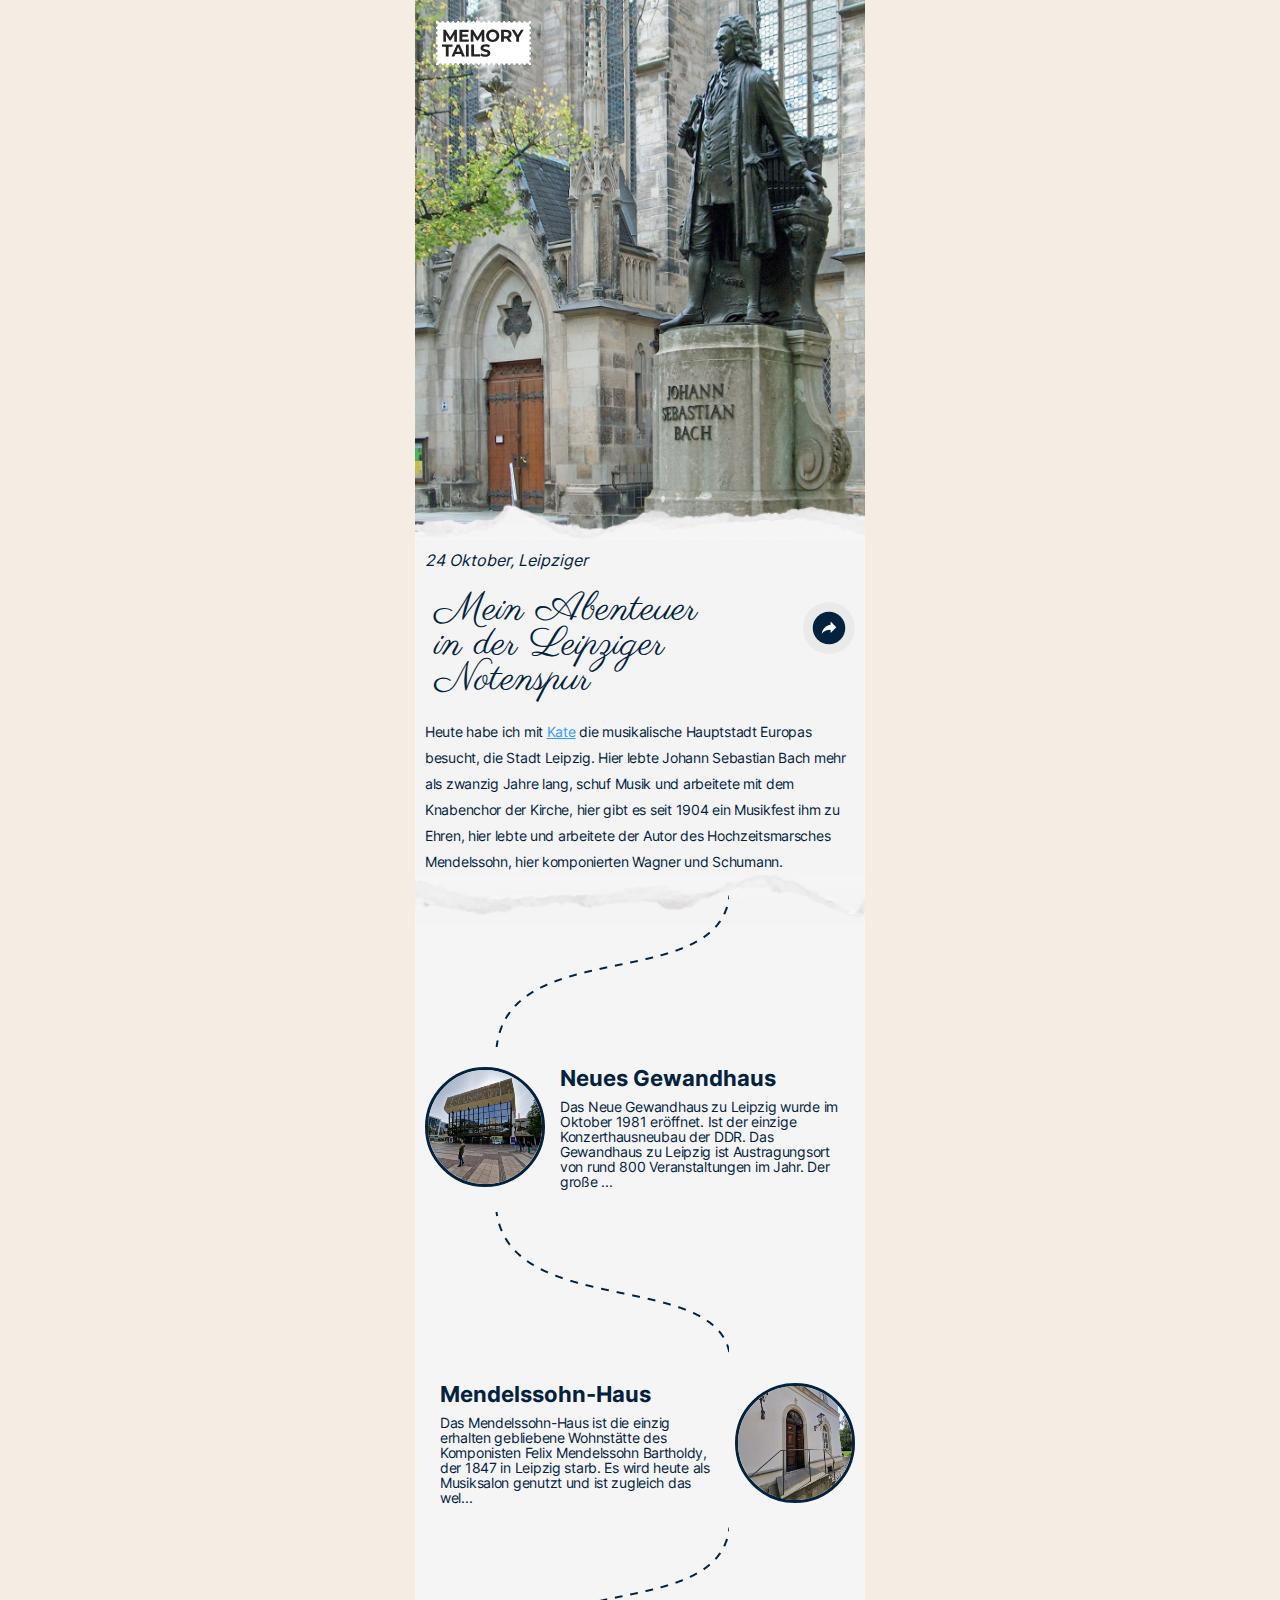
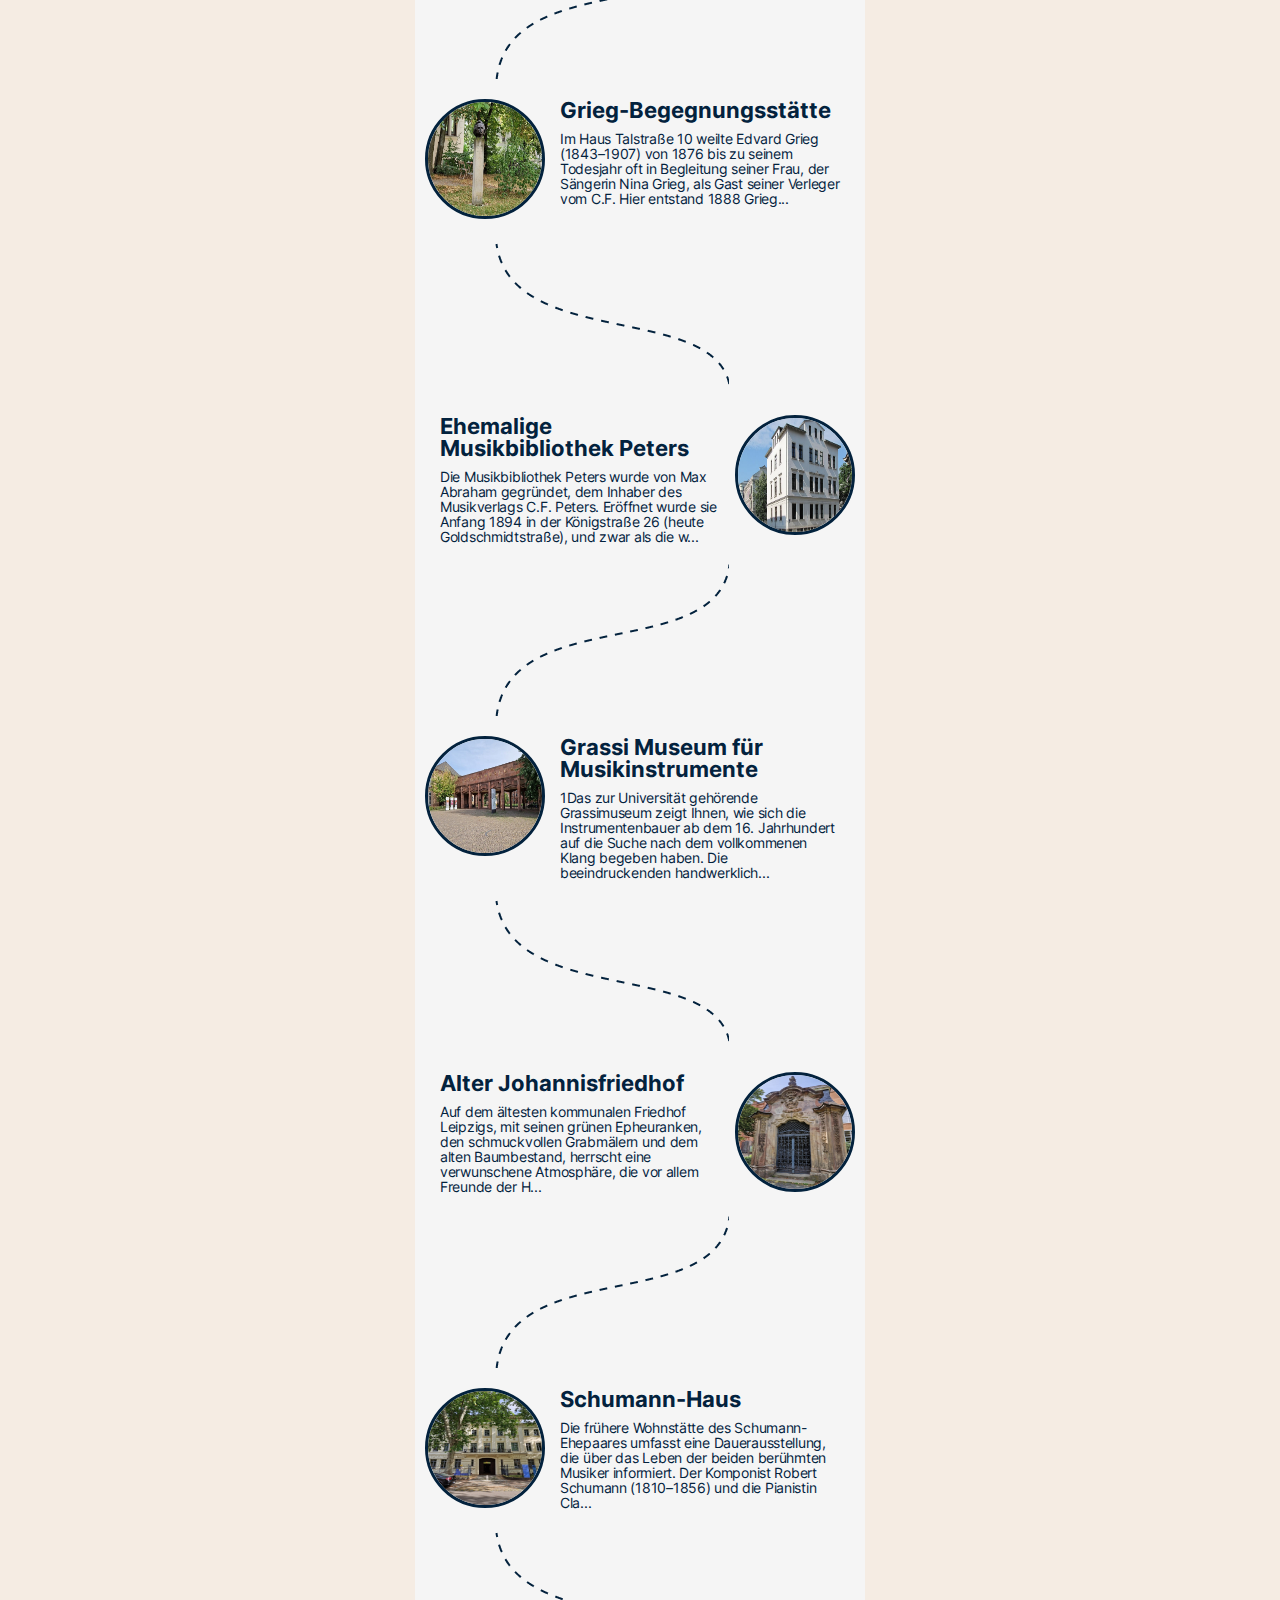
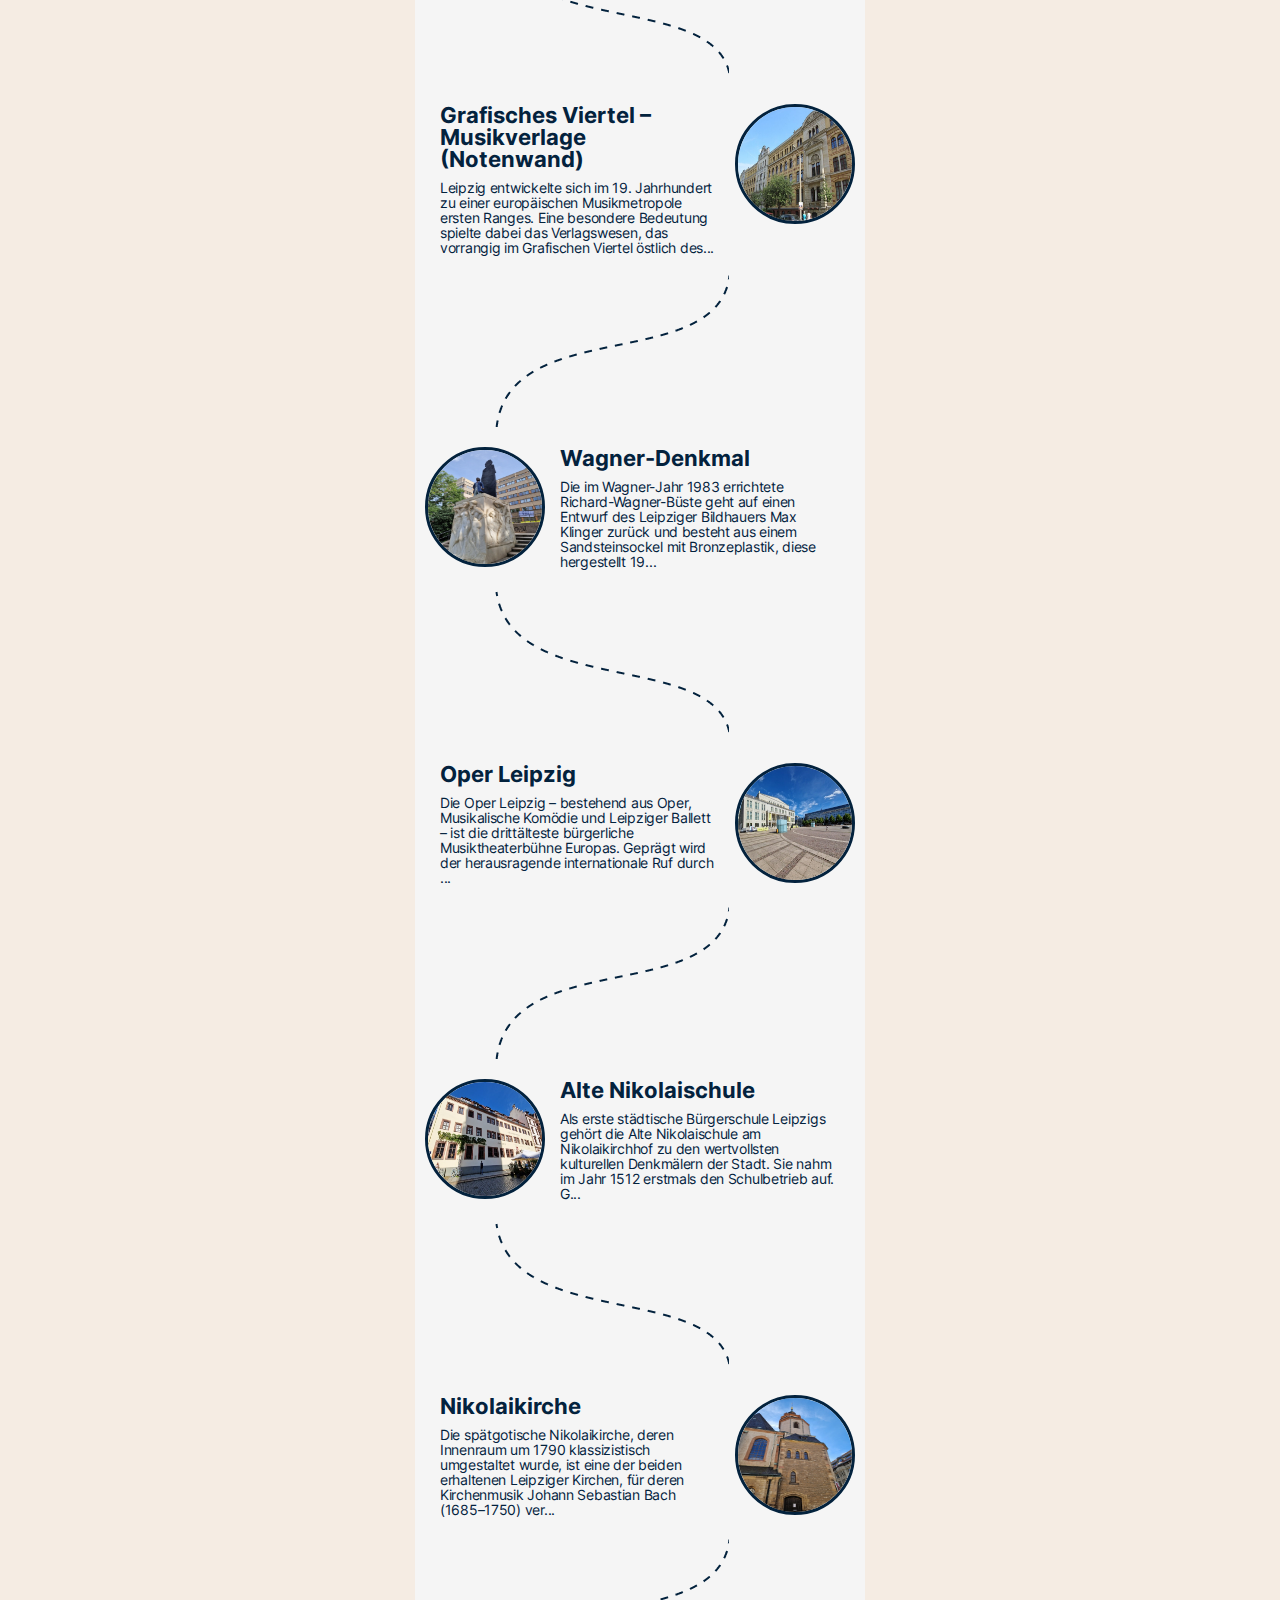
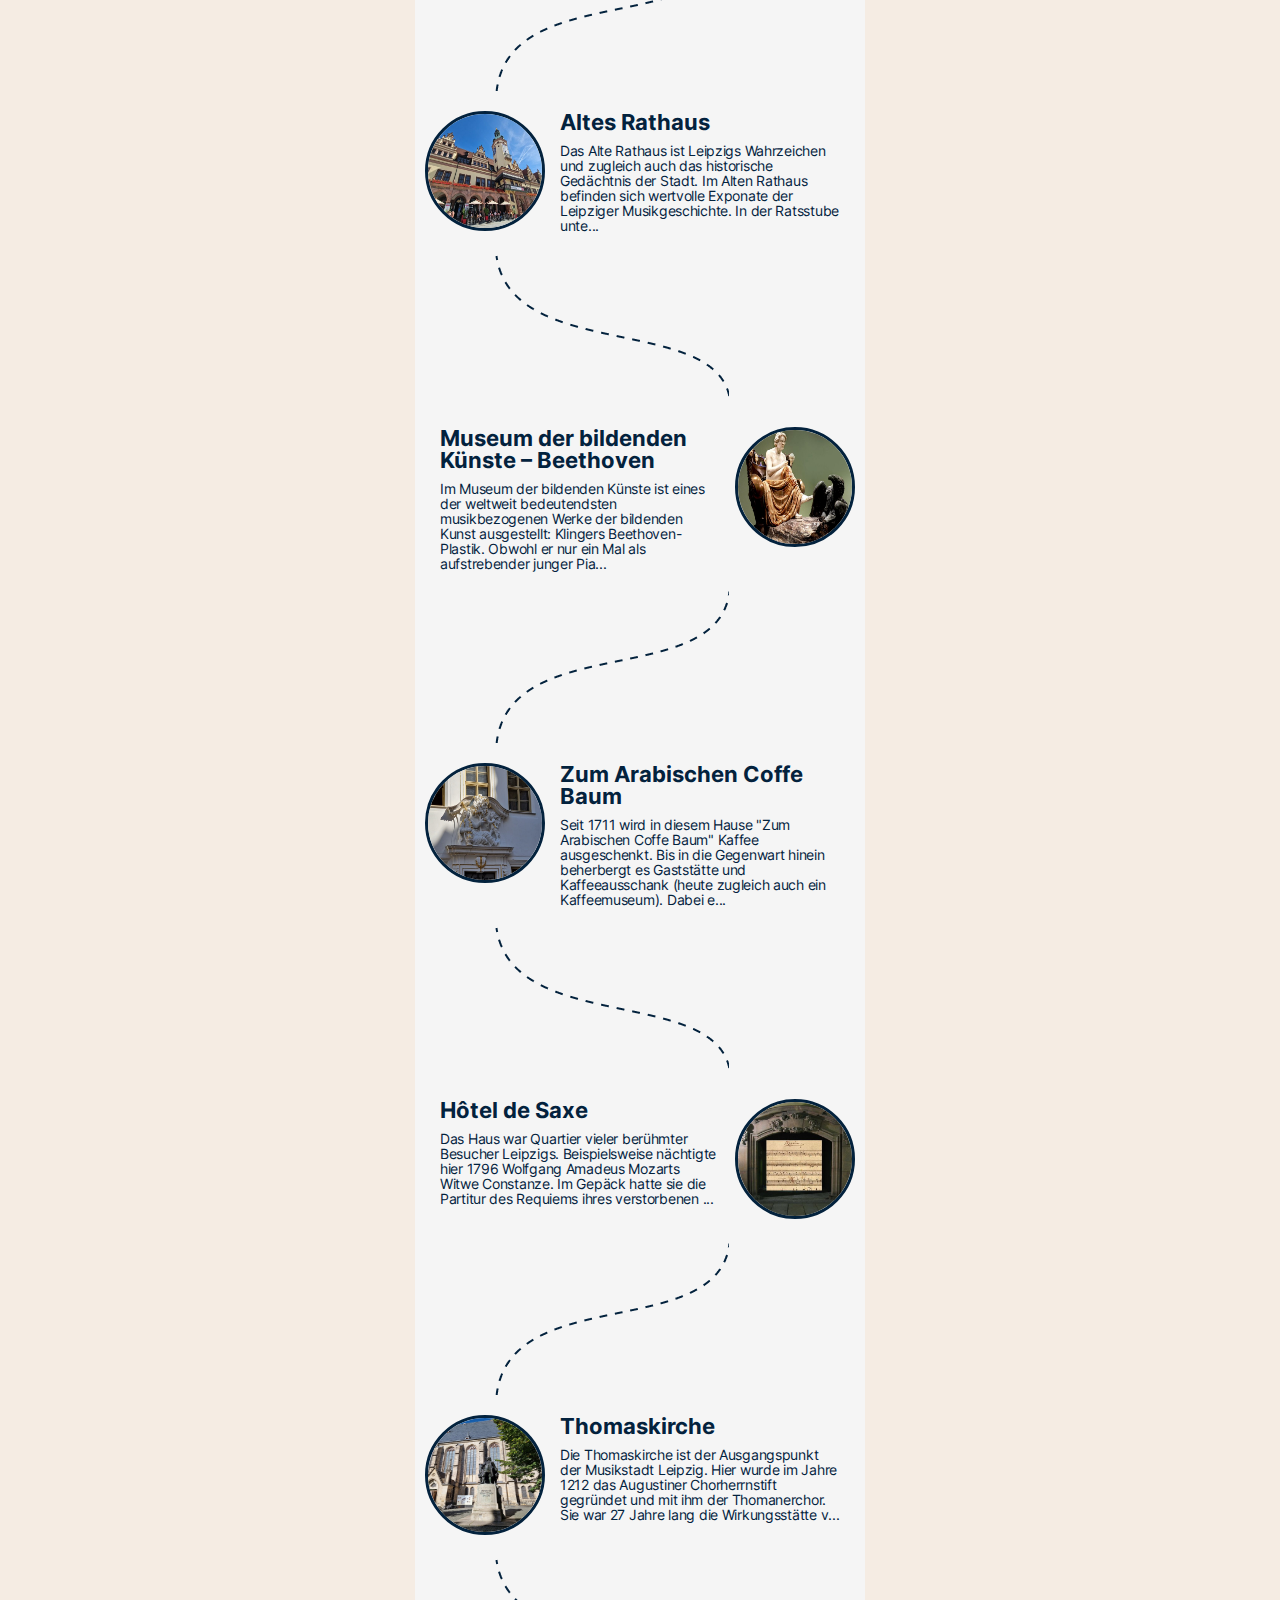
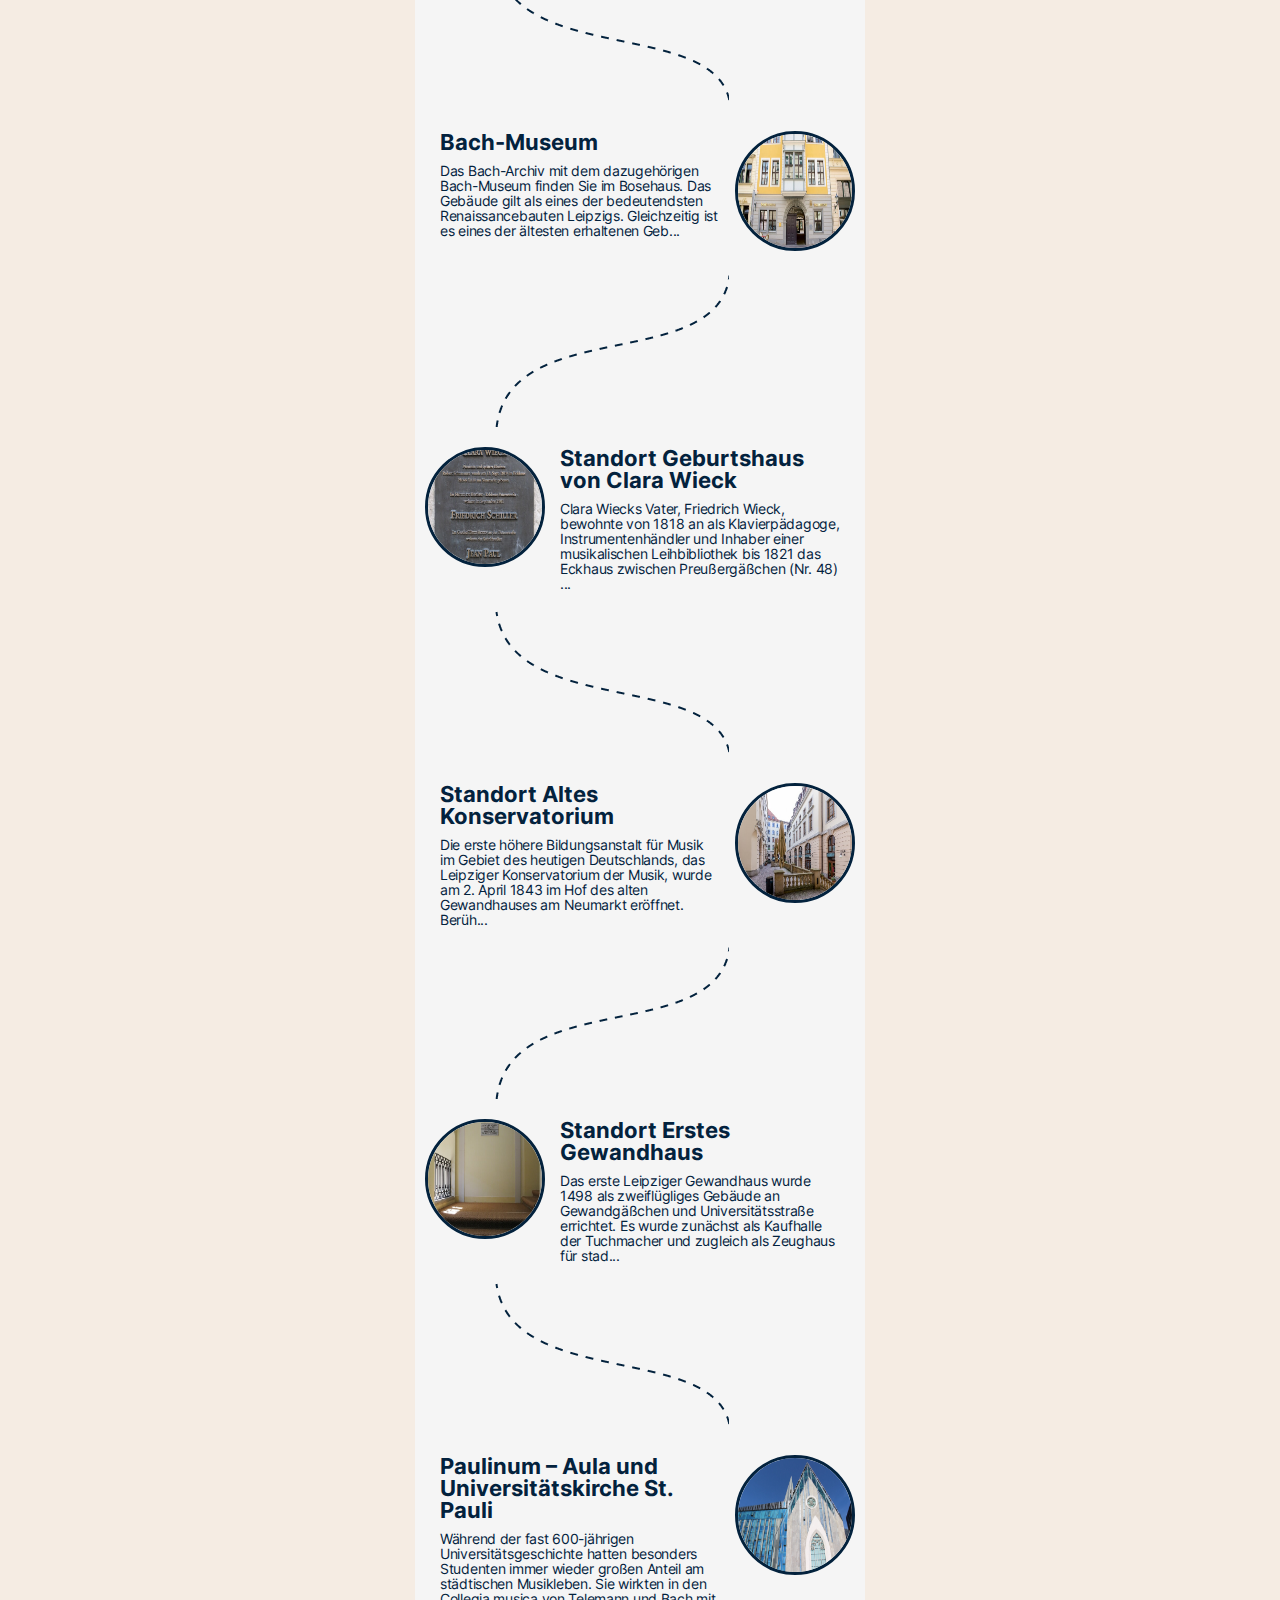
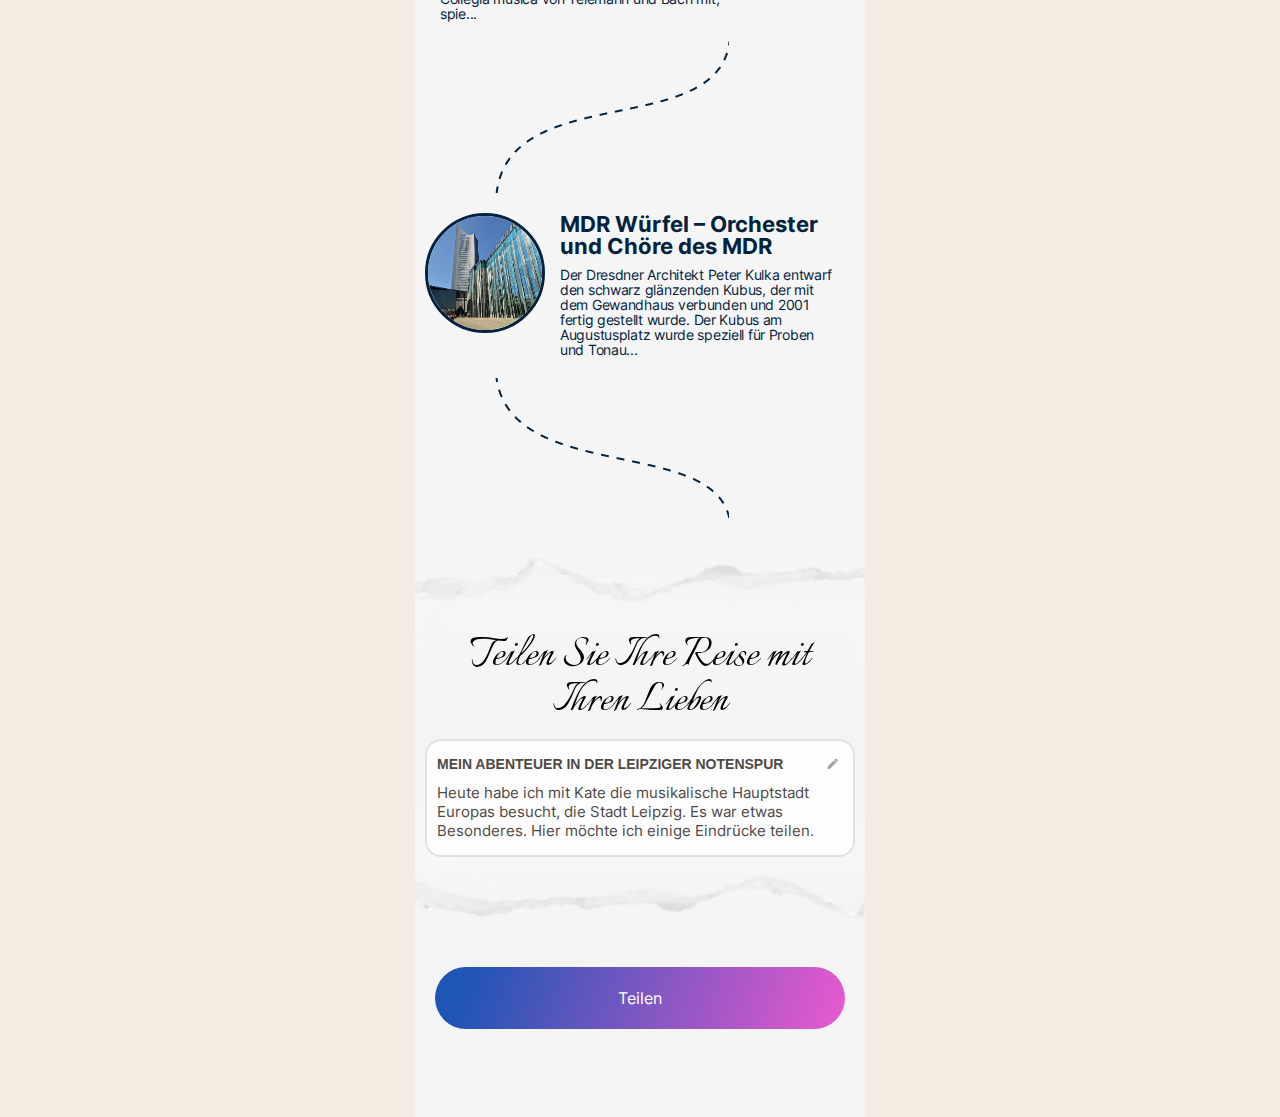
<file: places/3/index.html>
<!DOCTYPE html>
<html >
<head><meta charset="utf-8">
<meta name="viewport" content="width=device-width, initial-scale=1">
<title>Mein Abenteuer in der Leipziger Notenspur</title>
<meta name="description" content="Heute habe ich mit Kate die musikalische Hauptstadt Europas besucht, die Stadt Leipzig. Es war etwas Besonderes. Hier möchte ich einige Eindrücke teilen.">
<meta property="og:title" content="Mein Abenteuer in der Leipziger Notenspur">
<meta property="og:description" content="Heute habe ich mit Kate die musikalische Hauptstadt Europas besucht, die Stadt Leipzig. Es war etwas Besonderes. Hier möchte ich einige Eindrücke teilen.">
<meta property="og:image" content="https://inkstagram.ru/images/main-min-sm.jpg">
<meta property="og:url" content="https://inkstagram.ru/places/3">
<meta property="og:type" content="article">
<meta name="twitter:card" content="summary">
<meta name="twitter:title" content="Mein Abenteuer in der Leipziger Notenspur">
<meta name="twitter:description" content="Heute habe ich mit Kate die musikalische Hauptstadt Europas besucht, die Stadt Leipzig. Es war etwas Besonderes. Hier möchte ich einige Eindrücke teilen.">
<meta name="twitter:image" content="https://inkstagram.ru/images/main-min-sm.jpg">
<link rel="preload" as="fetch" crossorigin="anonymous" href="/places/3/_payload.json">
<style>.share-block{background-color:#f9f4ee;display:flex;flex-direction:column;margin:0 auto;padding:10px}.share-block__title{font-family:Italianno,sans-serif;font-size:50px;font-weight:400;line-height:45px;margin-bottom:15px;text-align:center}.share-block .share-block-input{background:#f5f5f5;border-radius:16px;color:#4f4946;max-height:180px;overflow:auto;padding:15px 10px;position:relative;word-break:break-word}.share-block .share-block-input__icon{opacity:.5;position:absolute;right:15px;top:15px}.share-block .share-block-input__title{font-family:LibreBaskervilleRegular,sans-serif;font-size:14px;font-weight:700;line-height:17px;margin-bottom:10px;text-align:left;text-transform:uppercase}.share-block .share-block-input__textarea{font-family:Inter,serif;font-size:15px;font-weight:500;line-height:19px;min-width:274px;text-align:left}.share-block .share-btn{align-items:center;background-color:#f5637d;border-radius:16px;color:#fff;display:flex;font-family:Inter,sans-serif;font-size:16px;font-weight:400;height:40px;justify-content:center;line-height:20px;margin:10px 0;text-align:left}.share-block .input-share{background-color:#f9f4ee;border:none;font-family:Inter,serif;font-size:15px;font-weight:500;line-height:19px;text-align:left;width:100%}</style>
<style>.image-block{align-items:center;color:#fff;display:flex;height:100vh;justify-content:center;padding-top:150px!important;position:absolute;top:0;width:100%;z-index:1}.image-block img{border-radius:16px;width:85%}.pinch-scroll-zoom__content{position:absolute!important;text-align:center!important;top:70px!important;width:100%!important;z-index:20}.dialog-gallery{width:100%}.dialog-gallery-content{align-items:center;display:flex;flex-direction:column;height:100%;justify-content:flex-start;left:0;margin:3px auto;overflow:auto;position:absolute;right:0;top:340px;width:100%;z-index:1}.dialog-gallery-content__info{color:#fff;opacity:.89;overflow:auto;padding:10px;transition:all .2s;z-index:10}.dialog-gallery-content__info:after{background-color:#000;bottom:0;content:"";left:0;opacity:.5;position:absolute;right:0;top:0;z-index:-2}.dialog-gallery-content__info-title{font-family:Libre Caslon Text,serif;font-size:20px;margin:5px 0 15px}.dialog-gallery-content__info-text{font-family:LibreCaslonRegular,sans-serif;font-size:14px;height:350px;line-height:26px;margin:5px 0;overflow:auto;padding-bottom:50px}.dialog-gallery-content__close{height:50px;position:absolute;right:-10px;top:10px;width:50px;z-index:200}.dialog-gallery-content__header{background-position:50%;background-repeat:no-repeat;background-size:cover;height:100%}.dialog-gallery-layout{background-color:#000;height:100%;left:0;opacity:.85;position:fixed;top:0;width:100%;z-index:1}</style>
<style>.card-place[data-v-ad67a274]{padding:0 10px;text-align:right;width:100%}.card-place__content[data-v-ad67a274]{display:inline-block;flex-direction:column;position:relative}.card-place__text[data-v-ad67a274]{color:#4f4946;font-family:Libre Caslon Text,serif;font-size:16px;font-weight:400;letter-spacing:-.02em;line-height:22px;margin-top:20px;text-align:left}.card-place__image img[data-v-ad67a274]{border-radius:50%}.card-place .center[data-v-ad67a274]{text-align:center}.card-place__arrow[data-v-ad67a274]{position:absolute}</style>
<style>.share-block{background-color:#f9f4ee;display:flex;flex-direction:column;margin:0 auto;padding:10px}.share-block__title{font-family:Italianno,sans-serif;font-size:50px;font-weight:400;line-height:45px;margin-bottom:15px;text-align:center}.share-block .share-block-input{background:#f5f5f5;border-radius:16px;color:#4f4946;max-height:180px;overflow:auto;padding:15px 10px;position:relative;word-break:break-word}.share-block .share-block-input__icon{opacity:.5;position:absolute;right:15px;top:15px}.share-block .share-block-input__title{font-family:LibreBaskervilleRegular,sans-serif;font-size:14px;font-weight:700;line-height:17px;margin-bottom:10px;text-align:left;text-transform:uppercase}.share-block .share-block-input__textarea{font-family:Inter,serif;font-size:15px;font-weight:500;line-height:19px;min-width:274px;text-align:left}.share-block .share-btn{align-items:center;background-color:#f5637d;border-radius:16px;color:#fff;display:flex;font-family:Inter,sans-serif;font-size:16px;font-weight:400;height:40px;justify-content:center;line-height:20px;margin:10px 0;text-align:left}.share-block .share-btn :hover{cursor:pointer}.share-block .input-share{background-color:#f9f4ee;border:none;font-family:Inter,serif;font-size:15px;font-weight:500;line-height:19px;text-align:left;width:100%}.dialog{background-color:red!important;border:1px solid red!important;height:80vh;width:400px}.dialog-content{border-radius:16px;display:flex;flex-direction:column;height:80vh;left:5px;margin:50px auto 0;max-width:314px;overflow:hidden;position:fixed;right:5px;top:0;width:90%;z-index:10}.dialog-content__close{position:absolute;right:15px;top:15px;z-index:11}.dialog-content__header{background-position:50%;background-repeat:no-repeat;background-size:cover;height:100%}.dialog-layout{background-color:#000;height:120%;left:0;opacity:.8;position:fixed;top:0;width:100%;z-index:1}</style>
<style>.header-card[data-v-329f1350]{font-family:Libre Baskerville,serif;position:relative}.header-card__date[data-v-329f1350]{color:#7d6b67;font-size:16px;font-style:italic;font-weight:400;line-height:20px;margin-top:10px}.header-card__date[data-v-329f1350],.header-card__title[data-v-329f1350]{letter-spacing:0;padding:0 10px;text-align:left}.header-card__title[data-v-329f1350]{color:#4f4946;font-family:Libre Baskerville,serif;font-size:31px;font-weight:700;line-height:38px;margin-top:22px;width:250px}.header-card__share[data-v-329f1350]{position:absolute;right:10px;top:10px}.header-card__logo[data-v-329f1350]{left:20px;position:absolute;top:20px}.header-card__logo[data-v-329f1350] :hover{cursor:pointer}.header-card__text[data-v-329f1350]{color:#4f4946;font-family:Libre Baskerville,serif;font-size:18px;font-weight:500;letter-spacing:-.02em;line-height:26px;margin-bottom:50px;margin-top:7px;padding:0 10px;text-align:left}.header-card__text a[data-v-329f1350]{color:#389af5;font-weight:500}.header-card__marka[data-v-329f1350]{background-position:50%;background-size:cover;height:80vh;margin:0!important;padding:0!important}</style>
<style>.up[data-v-8030d800]:before{margin-top:-30px}.left[data-v-8030d800]:after,.up[data-v-8030d800]:before{background-image:url(/images/u.png);content:"";height:152px;margin-bottom:10px;margin-left:80px;width:234px}.left[data-v-8030d800]:after,.right[data-v-8030d800]:after{margin-top:10px}.right[data-v-8030d800]:after{background-image:url(/images/d.png);content:"";height:152px;margin-bottom:10px;margin-left:80px;width:234px}.wrapper[data-v-8030d800]{background-color:#f5f5f5;display:flex;flex-direction:column}.new-place[data-v-8030d800]{display:flex;flex-direction:row;margin:10px 0;padding:0 10px}.new-place__info[data-v-8030d800]{padding:0 15px}.new-place__title[data-v-8030d800]{font-size:22px;font-weight:700;letter-spacing:0;line-height:22px;margin-bottom:10px}.new-place__text[data-v-8030d800],.new-place__title[data-v-8030d800]{color:#03223d;font-family:Inter;text-align:left}.new-place__text[data-v-8030d800]{font-size:14px;font-weight:400;letter-spacing:-.02em;line-height:15px}.new-place__image img[data-v-8030d800]{border:3px solid #03223d;border-radius:50%;height:120px;width:120px}.card-place[data-v-8030d800]{padding:0 10px;text-align:right;width:100%}.card-place__content[data-v-8030d800]{display:inline-block;flex-direction:column;position:relative}.card-place__text[data-v-8030d800]{color:#4f4946;font-family:Libre Caslon Text,serif;font-size:14px;font-weight:400;letter-spacing:-.02em;line-height:22px;margin-top:20px;text-align:left}.card-place__image img[data-v-8030d800]{border-radius:50%}.card-place .center[data-v-8030d800]{text-align:center}.card-place__arrow[data-v-8030d800]{position:absolute}</style>
<style>.new-header-card[data-v-1e691496]{background-color:#f4f4f4;font-family:LibreBaskervilleRegular,sans-serif;position:relative}.new-header-card[data-v-1e691496]:after{background-color:#f4f4f4;background-image:url(/images/Down-min.png);background-size:cover;bottom:-60px;content:"";height:150px;position:absolute;width:100%;z-index:-1}.new-header-card__date[data-v-1e691496]{font-family:Inter,serif;font-size:16px;font-style:italic;line-height:20px;margin-top:10px}.new-header-card__date[data-v-1e691496],.new-header-card__title[data-v-1e691496]{color:#03223d;font-weight:400;letter-spacing:0;padding:0 10px;text-align:left}.new-header-card__title[data-v-1e691496]{font-family:Parisienne,sans-serif;font-size:40px;line-height:35px;margin-bottom:22px;margin-left:10px;margin-top:22px;width:320px}.new-header-card__share[data-v-1e691496]{position:absolute;right:10px;top:10px}.new-header-card__logo[data-v-1e691496]{left:20px;position:absolute;top:20px;z-index:1}.new-header-card__text[data-v-1e691496]{color:#03223d;font-family:Inter,serif;font-size:14px;font-weight:400;letter-spacing:-.02em;line-height:26px;margin-bottom:50px;margin-top:7px;padding:0 10px;position:relative;text-align:left}.new-header-card__text a[data-v-1e691496]{color:#389af5;font-weight:500}.new-header-card__marka[data-v-1e691496]{background-position:50%;background-size:cover;height:60vh;margin:0!important;padding:0!important;position:relative}.new-header-card__marka[data-v-1e691496]:before{background-image:url(/images/UP-min.png);background-size:cover;bottom:0;content:"";height:50px;position:absolute;width:100%}</style>
<style>.new-dis-share-block{background-color:#f4f4f4;display:flex;flex-direction:column;padding:80px 0;position:relative}.new-dis-share-block:after{background-image:url(/images/Down-min.png);bottom:0}.new-dis-share-block:after,.new-dis-share-block:before{background-color:#f5f5f5;background-size:cover;content:"";height:150px;position:absolute;width:100%;z-index:2}.new-dis-share-block:before{background-image:url(/images/UP-min.png);top:0}.new-dis-share-block__title{background-color:#f5f5f5;font-family:Italianno,sans-serif;font-size:50px;font-weight:400;line-height:45px;margin:15px;text-align:center;z-index:5}.new-dis-share-block .new-dis-share-block-input{background:#fdfdfe;border:2px solid #e3e1e1;border-radius:16px;color:#4f4946;margin:0 10px;max-height:180px;overflow:auto;padding:15px 10px;position:relative;word-break:break-word;z-index:5}.new-dis-share-block .new-dis-share-block-input__icon{opacity:.5;position:absolute;right:15px;top:15px}.new-dis-share-block .new-dis-share-block-input__title{font-family:LibreBaskervilleRegular,sans-serif;font-size:14px;font-weight:700;line-height:17px;margin-bottom:10px;text-align:left;text-transform:uppercase;width:98%;z-index:5}.new-dis-share-block .new-dis-share-block-input__textarea{font-family:Inter,serif;font-size:15px;font-weight:500;line-height:19px;min-width:274px;text-align:left;z-index:15}.new-dis-share-block .new-dis-input-share{background-color:red;border:1px solid grey;font-family:Inter,serif;font-size:15px;font-weight:500;line-height:19px;text-align:left;width:100%;z-index:5}.btn_wrapper{background-color:#f4f4f4;height:100px;padding:30px 0 150px}.btn{align-items:center;background:linear-gradient(107.7deg,#1f55b5 8.21%,#e459ce 97.42%);border-radius:34px;color:#fff;display:flex;font-family:Inter,sans-serif;font-size:16px;font-weight:400;height:62px;justify-content:center;line-height:20px;margin:0 20px;text-align:left;z-index:5}</style>
<style>*{box-sizing:border-box;margin:0;padding:0}:root,body{max-width:450px;min-width:375px;position:relative}:root{background-color:#f5ece3;margin:0 auto;min-height:100vh;padding:0}a{color:#389af5;font-weight:500}#app{margin:0 auto;max-width:450px;min-height:100vh;min-width:375px;padding:0;position:relative}.border-red{border:1px solid red}.border-green{border:1px solid green}.border-grey{border:1px solid grey}</style>
<style>@font-face{font-display:swap;font-family:Inter;font-style:normal;font-weight:400;src:url(/_nuxt/Inter-400-1.1c3007b8.woff2) format("woff2");unicode-range:u+0460-052f,u+1c80-1c88,u+20b4,u+2de0-2dff,u+a640-a69f,u+fe2e-fe2f}@font-face{font-display:swap;font-family:Inter;font-style:normal;font-weight:400;src:url(/_nuxt/Inter-400-2.eba94878.woff2) format("woff2");unicode-range:u+0301,u+0400-045f,u+0490-0491,u+04b0-04b1,u+2116}@font-face{font-display:swap;font-family:Inter;font-style:normal;font-weight:400;src:url(/_nuxt/Inter-400-3.81f77e51.woff2) format("woff2");unicode-range:u+1f??}@font-face{font-display:swap;font-family:Inter;font-style:normal;font-weight:400;src:url(/_nuxt/Inter-400-4.d92c6cbc.woff2) format("woff2");unicode-range:u+0370-03ff}@font-face{font-display:swap;font-family:Inter;font-style:normal;font-weight:400;src:url(/_nuxt/Inter-400-5.15df7612.woff2) format("woff2");unicode-range:u+0102-0103,u+0110-0111,u+0128-0129,u+0168-0169,u+01a0-01a1,u+01af-01b0,u+0300-0301,u+0303-0304,u+0308-0309,u+0323,u+0329,u+1ea0-1ef9,u+20ab}@font-face{font-display:swap;font-family:Inter;font-style:normal;font-weight:400;src:url(/_nuxt/Inter-400-6.a2bfd9fe.woff2) format("woff2");unicode-range:u+0100-02af,u+0304,u+0308,u+0329,u+1e00-1e9f,u+1ef2-1eff,u+2020,u+20a0-20ab,u+20ad-20cf,u+2113,u+2c60-2c7f,u+a720-a7ff}@font-face{font-display:swap;font-family:Inter;font-style:normal;font-weight:400;src:url(/_nuxt/Inter-400-7.88df0b5a.woff2) format("woff2");unicode-range:u+00??,u+0131,u+0152-0153,u+02bb-02bc,u+02c6,u+02da,u+02dc,u+0304,u+0308,u+0329,u+2000-206f,u+2074,u+20ac,u+2122,u+2191,u+2193,u+2212,u+2215,u+feff,u+fffd}@font-face{font-display:swap;font-family:Inter;font-style:normal;font-weight:700;src:url(/_nuxt/Inter-400-1.1c3007b8.woff2) format("woff2");unicode-range:u+0460-052f,u+1c80-1c88,u+20b4,u+2de0-2dff,u+a640-a69f,u+fe2e-fe2f}@font-face{font-display:swap;font-family:Inter;font-style:normal;font-weight:700;src:url(/_nuxt/Inter-400-2.eba94878.woff2) format("woff2");unicode-range:u+0301,u+0400-045f,u+0490-0491,u+04b0-04b1,u+2116}@font-face{font-display:swap;font-family:Inter;font-style:normal;font-weight:700;src:url(/_nuxt/Inter-400-3.81f77e51.woff2) format("woff2");unicode-range:u+1f??}@font-face{font-display:swap;font-family:Inter;font-style:normal;font-weight:700;src:url(/_nuxt/Inter-400-4.d92c6cbc.woff2) format("woff2");unicode-range:u+0370-03ff}@font-face{font-display:swap;font-family:Inter;font-style:normal;font-weight:700;src:url(/_nuxt/Inter-400-5.15df7612.woff2) format("woff2");unicode-range:u+0102-0103,u+0110-0111,u+0128-0129,u+0168-0169,u+01a0-01a1,u+01af-01b0,u+0300-0301,u+0303-0304,u+0308-0309,u+0323,u+0329,u+1ea0-1ef9,u+20ab}@font-face{font-display:swap;font-family:Inter;font-style:normal;font-weight:700;src:url(/_nuxt/Inter-400-6.a2bfd9fe.woff2) format("woff2");unicode-range:u+0100-02af,u+0304,u+0308,u+0329,u+1e00-1e9f,u+1ef2-1eff,u+2020,u+20a0-20ab,u+20ad-20cf,u+2113,u+2c60-2c7f,u+a720-a7ff}@font-face{font-display:swap;font-family:Inter;font-style:normal;font-weight:700;src:url(/_nuxt/Inter-400-7.88df0b5a.woff2) format("woff2");unicode-range:u+00??,u+0131,u+0152-0153,u+02bb-02bc,u+02c6,u+02da,u+02dc,u+0304,u+0308,u+0329,u+2000-206f,u+2074,u+20ac,u+2122,u+2191,u+2193,u+2212,u+2215,u+feff,u+fffd}@font-face{font-display:swap;font-family:Italianno;font-style:normal;font-weight:400;src:url(/_nuxt/Italianno-400-15.bab8e155.woff2) format("woff2");unicode-range:u+0102-0103,u+0110-0111,u+0128-0129,u+0168-0169,u+01a0-01a1,u+01af-01b0,u+0300-0301,u+0303-0304,u+0308-0309,u+0323,u+0329,u+1ea0-1ef9,u+20ab}@font-face{font-display:swap;font-family:Italianno;font-style:normal;font-weight:400;src:url(/_nuxt/Italianno-400-16.ae9fa698.woff2) format("woff2");unicode-range:u+0100-02af,u+0304,u+0308,u+0329,u+1e00-1e9f,u+1ef2-1eff,u+2020,u+20a0-20ab,u+20ad-20cf,u+2113,u+2c60-2c7f,u+a720-a7ff}@font-face{font-display:swap;font-family:Italianno;font-style:normal;font-weight:400;src:url(/_nuxt/Italianno-400-17.70d799b5.woff2) format("woff2");unicode-range:u+00??,u+0131,u+0152-0153,u+02bb-02bc,u+02c6,u+02da,u+02dc,u+0304,u+0308,u+0329,u+2000-206f,u+2074,u+20ac,u+2122,u+2191,u+2193,u+2212,u+2215,u+feff,u+fffd}@font-face{font-display:swap;font-family:Libre Baskerville;font-style:italic;font-weight:400;src:url(/_nuxt/Libre_Baskerville-400-18.bffe021f.woff2) format("woff2");unicode-range:u+0100-02af,u+0304,u+0308,u+0329,u+1e00-1e9f,u+1ef2-1eff,u+2020,u+20a0-20ab,u+20ad-20cf,u+2113,u+2c60-2c7f,u+a720-a7ff}@font-face{font-display:swap;font-family:Libre Baskerville;font-style:italic;font-weight:400;src:url(/_nuxt/Libre_Baskerville-400-19.d809e5e1.woff2) format("woff2");unicode-range:u+00??,u+0131,u+0152-0153,u+02bb-02bc,u+02c6,u+02da,u+02dc,u+0304,u+0308,u+0329,u+2000-206f,u+2074,u+20ac,u+2122,u+2191,u+2193,u+2212,u+2215,u+feff,u+fffd}@font-face{font-display:swap;font-family:Libre Baskerville;font-style:normal;font-weight:400;src:url(/_nuxt/Libre_Baskerville-400-20.08ffea5c.woff2) format("woff2");unicode-range:u+0100-02af,u+0304,u+0308,u+0329,u+1e00-1e9f,u+1ef2-1eff,u+2020,u+20a0-20ab,u+20ad-20cf,u+2113,u+2c60-2c7f,u+a720-a7ff}@font-face{font-display:swap;font-family:Libre Baskerville;font-style:normal;font-weight:400;src:url(/_nuxt/Libre_Baskerville-400-21.6c6c9c3f.woff2) format("woff2");unicode-range:u+00??,u+0131,u+0152-0153,u+02bb-02bc,u+02c6,u+02da,u+02dc,u+0304,u+0308,u+0329,u+2000-206f,u+2074,u+20ac,u+2122,u+2191,u+2193,u+2212,u+2215,u+feff,u+fffd}@font-face{font-display:swap;font-family:Libre Baskerville;font-style:normal;font-weight:700;src:url(/_nuxt/Libre_Baskerville-700-22.0f701b5d.woff2) format("woff2");unicode-range:u+0100-02af,u+0304,u+0308,u+0329,u+1e00-1e9f,u+1ef2-1eff,u+2020,u+20a0-20ab,u+20ad-20cf,u+2113,u+2c60-2c7f,u+a720-a7ff}@font-face{font-display:swap;font-family:Libre Baskerville;font-style:normal;font-weight:700;src:url(/_nuxt/Libre_Baskerville-700-23.658cbf46.woff2) format("woff2");unicode-range:u+00??,u+0131,u+0152-0153,u+02bb-02bc,u+02c6,u+02da,u+02dc,u+0304,u+0308,u+0329,u+2000-206f,u+2074,u+20ac,u+2122,u+2191,u+2193,u+2212,u+2215,u+feff,u+fffd}@font-face{font-display:swap;font-family:Libre Caslon Text;font-style:italic;font-weight:400;src:url(/_nuxt/Libre_Caslon_Text-400-24.baf14569.woff2) format("woff2");unicode-range:u+0100-02af,u+0304,u+0308,u+0329,u+1e00-1e9f,u+1ef2-1eff,u+2020,u+20a0-20ab,u+20ad-20cf,u+2113,u+2c60-2c7f,u+a720-a7ff}@font-face{font-display:swap;font-family:Libre Caslon Text;font-style:italic;font-weight:400;src:url(/_nuxt/Libre_Caslon_Text-400-25.20eac03c.woff2) format("woff2");unicode-range:u+00??,u+0131,u+0152-0153,u+02bb-02bc,u+02c6,u+02da,u+02dc,u+0304,u+0308,u+0329,u+2000-206f,u+2074,u+20ac,u+2122,u+2191,u+2193,u+2212,u+2215,u+feff,u+fffd}@font-face{font-display:swap;font-family:Libre Caslon Text;font-style:normal;font-weight:400;src:url(/_nuxt/Libre_Caslon_Text-400-26.1b7053f5.woff2) format("woff2");unicode-range:u+0100-02af,u+0304,u+0308,u+0329,u+1e00-1e9f,u+1ef2-1eff,u+2020,u+20a0-20ab,u+20ad-20cf,u+2113,u+2c60-2c7f,u+a720-a7ff}@font-face{font-display:swap;font-family:Libre Caslon Text;font-style:normal;font-weight:400;src:url(/_nuxt/Libre_Caslon_Text-400-27.29310efc.woff2) format("woff2");unicode-range:u+00??,u+0131,u+0152-0153,u+02bb-02bc,u+02c6,u+02da,u+02dc,u+0304,u+0308,u+0329,u+2000-206f,u+2074,u+20ac,u+2122,u+2191,u+2193,u+2212,u+2215,u+feff,u+fffd}@font-face{font-display:swap;font-family:Libre Caslon Text;font-style:normal;font-weight:700;src:url(/_nuxt/Libre_Caslon_Text-700-28.507327bd.woff2) format("woff2");unicode-range:u+0100-02af,u+0304,u+0308,u+0329,u+1e00-1e9f,u+1ef2-1eff,u+2020,u+20a0-20ab,u+20ad-20cf,u+2113,u+2c60-2c7f,u+a720-a7ff}@font-face{font-display:swap;font-family:Libre Caslon Text;font-style:normal;font-weight:700;src:url(/_nuxt/Libre_Caslon_Text-700-29.2819c345.woff2) format("woff2");unicode-range:u+00??,u+0131,u+0152-0153,u+02bb-02bc,u+02c6,u+02da,u+02dc,u+0304,u+0308,u+0329,u+2000-206f,u+2074,u+20ac,u+2122,u+2191,u+2193,u+2212,u+2215,u+feff,u+fffd}@font-face{font-display:swap;font-family:Parisienne;font-style:normal;font-weight:400;src:url(/_nuxt/Parisienne-400-30.35a8fe4a.woff2) format("woff2");unicode-range:u+0100-02af,u+0304,u+0308,u+0329,u+1e00-1e9f,u+1ef2-1eff,u+2020,u+20a0-20ab,u+20ad-20cf,u+2113,u+2c60-2c7f,u+a720-a7ff}@font-face{font-display:swap;font-family:Parisienne;font-style:normal;font-weight:400;src:url(/_nuxt/Parisienne-400-31.cf3c285d.woff2) format("woff2");unicode-range:u+00??,u+0131,u+0152-0153,u+02bb-02bc,u+02c6,u+02da,u+02dc,u+0304,u+0308,u+0329,u+2000-206f,u+2074,u+20ac,u+2122,u+2191,u+2193,u+2212,u+2215,u+feff,u+fffd}@font-face{font-display:swap;font-family:Roboto;font-style:normal;font-weight:400;src:url(/_nuxt/Roboto-400-32.b7ef2cd1.woff2) format("woff2");unicode-range:u+0460-052f,u+1c80-1c88,u+20b4,u+2de0-2dff,u+a640-a69f,u+fe2e-fe2f}@font-face{font-display:swap;font-family:Roboto;font-style:normal;font-weight:400;src:url(/_nuxt/Roboto-400-33.495d38d4.woff2) format("woff2");unicode-range:u+0301,u+0400-045f,u+0490-0491,u+04b0-04b1,u+2116}@font-face{font-display:swap;font-family:Roboto;font-style:normal;font-weight:400;src:url("[data-uri]") format("woff2");unicode-range:u+1f??}@font-face{font-display:swap;font-family:Roboto;font-style:normal;font-weight:400;src:url(/_nuxt/Roboto-400-35.daf51ab5.woff2) format("woff2");unicode-range:u+0370-03ff}@font-face{font-display:swap;font-family:Roboto;font-style:normal;font-weight:400;src:url(/_nuxt/Roboto-400-36.77b24796.woff2) format("woff2");unicode-range:u+0102-0103,u+0110-0111,u+0128-0129,u+0168-0169,u+01a0-01a1,u+01af-01b0,u+0300-0301,u+0303-0304,u+0308-0309,u+0323,u+0329,u+1ea0-1ef9,u+20ab}@font-face{font-display:swap;font-family:Roboto;font-style:normal;font-weight:400;src:url(/_nuxt/Roboto-400-37.3c23eb02.woff2) format("woff2");unicode-range:u+0100-02af,u+0304,u+0308,u+0329,u+1e00-1e9f,u+1ef2-1eff,u+2020,u+20a0-20ab,u+20ad-20cf,u+2113,u+2c60-2c7f,u+a720-a7ff}@font-face{font-display:swap;font-family:Roboto;font-style:normal;font-weight:400;src:url(/_nuxt/Roboto-400-38.f6734f81.woff2) format("woff2");unicode-range:u+00??,u+0131,u+0152-0153,u+02bb-02bc,u+02c6,u+02da,u+02dc,u+0304,u+0308,u+0329,u+2000-206f,u+2074,u+20ac,u+2122,u+2191,u+2193,u+2212,u+2215,u+feff,u+fffd}</style>
<link rel="modulepreload" as="script" crossorigin href="/_nuxt/entry.780c3fd2.js">
<link rel="modulepreload" as="script" crossorigin href="/_nuxt/empty.00db4ab5.js">
<link rel="modulepreload" as="script" crossorigin href="/_nuxt/_id_.f7752155.js">
<link rel="modulepreload" as="script" crossorigin href="/_nuxt/vue.f36acd1f.30b5528e.js">
<link rel="prefetch" as="script" crossorigin href="/_nuxt/default.ddbb104b.js">
<link rel="prefetch" as="script" crossorigin href="/_nuxt/nuxt-link.1f3ef82a.js">
<link rel="prefetch" as="script" crossorigin href="/_nuxt/error-404.4d9974e6.js">
<link rel="prefetch" as="script" crossorigin href="/_nuxt/error-500.ac949c5d.js">
<script type="module" src="/_nuxt/entry.780c3fd2.js" crossorigin></script></head>
<body ><div id="__nuxt"><!--[--><div><!----><div style=""><div class="new-header-card" data-v-1e691496><div class="new-header-card__logo" data-v-1e691496><svg width="97" height="46" viewBox="0 0 97 46" fill="none" xmlns="http://www.w3.org/2000/svg" data-v-1e691496><g filter="url(#filter0_d_576_70)" data-v-1e691496><path fill-rule="evenodd" clip-rule="evenodd" d="M90.4617 1H88.7576C88.7575 1.941 87.9946 2.70379 87.0536 2.70379C86.1126 2.70379 85.3497 1.941 85.3496 1H83.6455C83.6454 1.941 82.8825 2.70379 81.9415 2.70379C81.0005 2.70379 80.2376 1.941 80.2375 1H78.5334C78.5333 1.941 77.7704 2.70379 76.8294 2.70379C75.8884 2.70379 75.1255 1.941 75.1254 1H73.4213C73.4212 1.941 72.6583 2.70379 71.7173 2.70379C70.7763 2.70379 70.0134 1.941 70.0133 1H68.3092C68.3091 1.941 67.5462 2.70379 66.6052 2.70379C65.6642 2.70379 64.9013 1.941 64.9011 1H63.1973C63.1972 1.94102 62.4344 2.70383 61.4933 2.70383C60.5523 2.70383 59.7894 1.94102 59.7893 1H58.085C58.0849 1.941 57.322 2.70379 56.381 2.70379C55.4399 2.70379 54.6771 1.941 54.6769 1H52.9729C52.9728 1.941 52.2099 2.70379 51.2689 2.70379C50.3278 2.70379 49.565 1.941 49.5648 1H47.8609C47.8608 1.94102 47.0979 2.70383 46.1569 2.70383C45.2159 2.70383 44.453 1.94102 44.4529 1H42.7487C42.7486 1.941 41.9857 2.70379 41.0446 2.70379C40.1036 2.70379 39.3407 1.941 39.3406 1H37.6367C37.6365 1.94102 36.8737 2.70383 35.9326 2.70383C34.9916 2.70383 34.2287 1.94102 34.2286 1H32.5245C32.5244 1.94102 31.7615 2.70383 30.8205 2.70383C29.8794 2.70383 29.1166 1.94102 29.1165 1H27.4124C27.4122 1.941 26.6494 2.70379 25.7083 2.70379C24.7673 2.70379 24.0044 1.941 24.0043 1H22.3003C22.3001 1.94102 21.5373 2.70383 20.5962 2.70383C19.6552 2.70383 18.8923 1.94102 18.8922 1H17.1881C17.188 1.94102 16.4251 2.70383 15.4841 2.70383C14.543 2.70383 13.7802 1.94102 13.78 1H12.076C12.0759 1.94102 11.313 2.70383 10.3719 2.70383C9.4309 2.70383 8.66802 1.94102 8.66791 1H6.96393C6.9638 1.941 6.20093 2.70379 5.25989 2.70379C4.31886 2.70379 3.55599 1.941 3.55586 1H0.99899V3.55592C0.999094 3.55592 0.999198 3.55592 0.999303 3.55592C1.94042 3.55592 2.70334 4.31885 2.70334 5.25996C2.70334 6.20107 1.94042 6.964 0.999303 6.964C0.999198 6.964 0.999094 6.964 0.99899 6.964V8.66816H0.999513C1.94063 8.66816 2.70355 9.43109 2.70355 10.3722C2.70355 11.3133 1.94063 12.0762 0.999513 12.0762H0.99899V13.7803H0.999513C1.94063 13.7803 2.70355 14.5432 2.70355 15.4843C2.70355 16.4254 1.94063 17.1883 0.999513 17.1883H0.99899V18.8923H0.999303C1.94042 18.8923 2.70334 19.6553 2.70334 20.5964C2.70334 21.5375 1.94042 22.3004 0.999303 22.3004H0.99899V24.0045H0.999303C1.94042 24.0045 2.70334 24.7674 2.70334 25.7085C2.70334 26.6496 1.94042 27.4125 0.999303 27.4125H0.99899V29.1166H0.999303C1.94042 29.1166 2.70334 29.8795 2.70334 30.8206C2.70334 31.7618 1.94042 32.5247 0.999303 32.5247H0.99899V34.2287H0.999303C1.94042 34.2287 2.70334 34.9917 2.70334 35.9328C2.70334 36.8739 1.94042 37.6368 0.999303 37.6368H0.99899V39.3408H0.999513C1.94063 39.3408 2.70355 40.1037 2.70355 41.0448C2.70355 41.986 1.94063 42.7489 0.999513 42.7489H0.99899V44.8789H3.55586V44.8788C3.55586 43.9377 4.31878 43.1748 5.25989 43.1748C6.20101 43.1748 6.96393 43.9377 6.96393 44.8788V44.8789H8.66791V44.8787C8.66791 43.9376 9.43083 43.1747 10.3719 43.1747C11.3131 43.1747 12.076 43.9376 12.076 44.8787V44.8789H13.78V44.8787C13.78 43.9376 14.543 43.1747 15.4841 43.1747C16.4252 43.1747 17.1881 43.9376 17.1881 44.8787V44.8789H18.8922V44.8787C18.8922 43.9376 19.6551 43.1747 20.5962 43.1747C21.5373 43.1747 22.3003 43.9376 22.3003 44.8787V44.8789H24.0043V44.8788C24.0043 43.9377 24.7672 43.1748 25.7083 43.1748C26.6494 43.1748 27.4124 43.9377 27.4124 44.8788V44.8789H29.1165V44.8787C29.1165 43.9376 29.8794 43.1747 30.8205 43.1747C31.7616 43.1747 32.5245 43.9376 32.5245 44.8787V44.8789H34.2286V44.8787C34.2286 43.9376 34.9915 43.1747 35.9326 43.1747C36.8737 43.1747 37.6367 43.9376 37.6367 44.8787V44.8789H39.3406V44.8788C39.3406 43.9377 40.1035 43.1748 41.0446 43.1748C41.9858 43.1748 42.7487 43.9377 42.7487 44.8788V44.8789H44.4529V44.8787C44.4529 43.9376 45.2158 43.1747 46.1569 43.1747C47.098 43.1747 47.8609 43.9376 47.8609 44.8787V44.8789H49.5648V44.8788C49.5648 43.9377 50.3277 43.1748 51.2689 43.1748C52.21 43.1748 52.9729 43.9377 52.9729 44.8788V44.8789H54.6769V44.8788C54.6769 43.9377 55.4399 43.1748 56.381 43.1748C57.3221 43.1748 58.085 43.9377 58.085 44.8788V44.8789H59.7893V44.8787C59.7893 43.9376 60.5522 43.1747 61.4933 43.1747C62.4344 43.1747 63.1973 43.9376 63.1973 44.8787V44.8789H64.9011V44.8788C64.9011 43.9377 65.6641 43.1748 66.6052 43.1748C67.5463 43.1748 68.3092 43.9377 68.3092 44.8788V44.8789H70.0133V44.8788C70.0133 43.9377 70.7762 43.1748 71.7173 43.1748C72.6584 43.1748 73.4213 43.9377 73.4213 44.8788V44.8789H75.1254V44.8788C75.1254 43.9377 75.8883 43.1748 76.8294 43.1748C77.7705 43.1748 78.5334 43.9377 78.5334 44.8788V44.8789H80.2375V44.8788C80.2375 43.9377 81.0004 43.1748 81.9415 43.1748C82.8826 43.1748 83.6455 43.9377 83.6455 44.8788V44.8789H85.3496V44.8788C85.3496 43.9377 86.1125 43.1748 87.0536 43.1748C87.9947 43.1748 88.7576 43.9377 88.7576 44.8788V44.8789H90.4617V44.8788C90.4617 43.9377 91.2246 43.1748 92.1657 43.1748C93.1068 43.1748 93.8698 43.9377 93.8698 44.8788V44.8789H95.999V42.7489C95.0581 42.7486 94.2955 41.9858 94.2955 41.0448C94.2955 40.1039 95.0581 39.3411 95.999 39.3408V37.6368C95.058 37.6367 94.2953 36.8738 94.2953 35.9328C94.2953 34.9918 95.058 34.2289 95.999 34.2287V32.5247C95.058 32.5245 94.2953 31.7617 94.2953 30.8206C94.2953 29.8796 95.058 29.1168 95.999 29.1166V27.4125C95.058 27.4124 94.2953 26.6495 94.2953 25.7085C94.2953 24.7675 95.058 24.0046 95.999 24.0045V22.3004C95.058 22.3002 94.2953 21.5374 94.2953 20.5964C94.2953 19.6554 95.058 18.8925 95.999 18.8923V17.1883C95.0581 17.1881 94.2955 16.4252 94.2955 15.4843C94.2955 14.5434 95.0581 13.7806 95.999 13.7803V12.0762C95.0581 12.076 94.2955 11.3131 94.2955 10.3722C94.2955 9.43126 95.0581 8.66844 95.999 8.66816V6.964C95.058 6.96383 94.2953 6.20097 94.2953 5.25996C94.2953 4.31895 95.058 3.55609 95.999 3.55592V1H93.8698C93.8696 1.941 93.1067 2.70379 92.1657 2.70379C91.2247 2.70379 90.4618 1.941 90.4617 1Z" fill="white" data-v-1e691496></path><path d="M8.32785 21.8534V9.72813H10.6414L15.7866 18.2851H14.5607L19.6195 9.72813H21.9158L21.9504 21.8534H19.326L19.3087 13.7641H19.7922L15.752 20.5716H14.4917L10.3652 13.7641H10.9522V21.8534H8.32785Z" fill="#242424" data-v-1e691496></path><path d="M27.0451 14.6129H32.8636V16.7954H27.0451V14.6129ZM27.2523 19.6016H33.8304V21.8534H24.4725V9.72813H33.606V11.98H27.2523V19.6016Z" fill="#242424" data-v-1e691496></path><path d="M35.7106 21.8534V9.72813H38.0242L43.1693 18.2851H41.9435L47.0023 9.72813H49.2986L49.3332 21.8534H46.7088L46.6915 13.7641H47.175L43.1348 20.5716H41.8744L37.748 13.7641H38.335V21.8534H35.7106Z" fill="#242424" data-v-1e691496></path><path d="M57.7256 22.0613C56.7702 22.0613 55.8839 21.9054 55.0667 21.5936C54.2609 21.2818 53.5588 20.843 52.9603 20.2771C52.3732 19.7113 51.9128 19.0473 51.579 18.2851C51.2567 17.523 51.0956 16.6915 51.0956 15.7908C51.0956 14.89 51.2567 14.0586 51.579 13.2964C51.9128 12.5343 52.379 11.8703 52.9775 11.3044C53.5761 10.7386 54.2782 10.2997 55.0839 9.98795C55.8897 9.67616 56.7644 9.52026 57.7083 9.52026C58.6637 9.52026 59.5384 9.67616 60.3327 9.98795C61.1384 10.2997 61.8348 10.7386 62.4218 11.3044C63.0203 11.8703 63.4865 12.5343 63.8203 13.2964C64.1541 14.047 64.321 14.8785 64.321 15.7908C64.321 16.6915 64.1541 17.5287 63.8203 18.3024C63.4865 19.0646 63.0203 19.7286 62.4218 20.2944C61.8348 20.8487 61.1384 21.2818 60.3327 21.5936C59.5384 21.9054 58.6694 22.0613 57.7256 22.0613ZM57.7083 19.6709C58.2493 19.6709 58.7442 19.5785 59.1931 19.3937C59.6536 19.2089 60.0564 18.9433 60.4017 18.5969C60.747 18.2505 61.0118 17.8405 61.1959 17.3671C61.3916 16.8936 61.4895 16.3682 61.4895 15.7908C61.4895 15.2134 61.3916 14.6879 61.1959 14.2145C61.0118 13.741 60.747 13.3311 60.4017 12.9846C60.0679 12.6382 59.6708 12.3726 59.2104 12.1878C58.75 12.0031 58.2493 11.9107 57.7083 11.9107C57.1673 11.9107 56.6666 12.0031 56.2062 12.1878C55.7573 12.3726 55.3602 12.6382 55.0149 12.9846C54.6696 13.3311 54.3991 13.741 54.2034 14.2145C54.0192 14.6879 53.9271 15.2134 53.9271 15.7908C53.9271 16.3566 54.0192 16.882 54.2034 17.3671C54.3991 17.8405 54.6638 18.2505 54.9976 18.5969C55.3429 18.9433 55.7458 19.2089 56.2062 19.3937C56.6666 19.5785 57.1673 19.6709 57.7083 19.6709Z" fill="#242424" data-v-1e691496></path><path d="M66.0778 21.8534V9.72813H71.3092C72.3912 9.72813 73.3236 9.90712 74.1063 10.2651C74.889 10.6115 75.4933 11.1139 75.9192 11.7721C76.345 12.4303 76.558 13.2156 76.558 14.1279C76.558 15.0286 76.345 15.8081 75.9192 16.4663C75.4933 17.113 74.889 17.6096 74.1063 17.956C73.3236 18.3024 72.3912 18.4757 71.3092 18.4757H67.6317L68.8748 17.2458V21.8534H66.0778ZM73.761 21.8534L70.7395 17.4537H73.7264L76.7824 21.8534H73.761ZM68.8748 17.5576L67.6317 16.2411H71.1539C72.0171 16.2411 72.6617 16.0564 73.0876 15.6868C73.5135 15.3058 73.7264 14.7861 73.7264 14.1279C73.7264 13.4581 73.5135 12.9384 73.0876 12.5689C72.6617 12.1994 72.0171 12.0146 71.1539 12.0146H67.6317L68.8748 10.6808V17.5576Z" fill="#242424" data-v-1e691496></path><path d="M81.2643 21.8534V16.8994L81.9032 18.5969L76.5854 9.72813H79.555L83.6297 16.5356H81.9204L86.0124 9.72813H88.7576L83.4398 18.5969L84.0613 16.8994V21.8534H81.2643Z" fill="#242424" data-v-1e691496></path><path d="M10.8314 36.577V26.7382H6.96387V24.4517H17.4959V26.7382H13.6284V36.577H10.8314Z" fill="#242424" data-v-1e691496></path><path d="M16.4601 36.577L21.8469 24.4517H24.6094L30.0135 36.577H27.0784L22.6584 25.8721H23.7634L19.3261 36.577H16.4601ZM19.1535 33.9787L19.8959 31.8481H26.1115L26.8712 33.9787H19.1535Z" fill="#242424" data-v-1e691496></path><path d="M30.9221 36.577V24.4517H33.7192V36.577H30.9221Z" fill="#242424" data-v-1e691496></path><path d="M36.2421 36.577V24.4517H39.0391V34.2905H45.0993V36.577H36.2421Z" fill="#242424" data-v-1e691496></path><path d="M50.2373 36.7848C49.2704 36.7848 48.3438 36.6578 47.4575 36.4038C46.5713 36.1382 45.8576 35.7975 45.3166 35.3818L46.2662 33.2685C46.7842 33.638 47.3942 33.9441 48.0964 34.1866C48.81 34.4175 49.5294 34.533 50.2546 34.533C50.8071 34.533 51.2502 34.481 51.584 34.3771C51.9293 34.2616 52.1826 34.1057 52.3437 33.9094C52.5048 33.7131 52.5854 33.4879 52.5854 33.2339C52.5854 32.9105 52.4588 32.6565 52.2056 32.4717C51.9524 32.2754 51.6185 32.1195 51.2042 32.004C50.7898 31.877 50.3294 31.7615 49.8229 31.6576C49.328 31.5421 48.8273 31.4035 48.3208 31.2418C47.8259 31.0802 47.3712 30.8723 46.9568 30.6183C46.5425 30.3642 46.2029 30.0293 45.9382 29.6136C45.6849 29.1979 45.5583 28.6667 45.5583 28.02C45.5583 27.3271 45.7425 26.6978 46.1108 26.1319C46.4907 25.5545 47.0547 25.0984 47.8029 24.7635C48.5625 24.417 49.5121 24.2438 50.6517 24.2438C51.4114 24.2438 52.1595 24.3362 52.8962 24.521C53.6329 24.6942 54.2832 24.9598 54.8472 25.3178L53.9839 27.4484C53.4199 27.125 52.8559 26.8883 52.2919 26.7382C51.7279 26.5765 51.1754 26.4957 50.6344 26.4957C50.0934 26.4957 49.6503 26.5592 49.305 26.6862C48.9597 26.8132 48.7122 26.9807 48.5625 27.1885C48.4129 27.3849 48.3381 27.6158 48.3381 27.8814C48.3381 28.1932 48.4647 28.4473 48.7179 28.6436C48.9712 28.8283 49.305 28.9785 49.7193 29.0939C50.1337 29.2094 50.5884 29.3249 51.0833 29.4404C51.5898 29.5559 52.0905 29.6887 52.5854 29.8388C53.0919 29.9889 53.5523 30.191 53.9667 30.445C54.381 30.6991 54.7148 31.034 54.9681 31.4497C55.2328 31.8654 55.3652 32.3909 55.3652 33.026C55.3652 33.7073 55.1753 34.3309 54.7954 34.8968C54.4156 35.4626 53.8458 35.9187 53.0861 36.2652C52.3379 36.6116 51.3883 36.7848 50.2373 36.7848Z" fill="#242424" data-v-1e691496></path></g><defs data-v-1e691496><filter id="filter0_d_576_70" x="0.147005" y="0.147982" width="96.705" height="45.5829" filterUnits="userSpaceOnUse" color-interpolation-filters="sRGB" data-v-1e691496><feFlood flood-opacity="0" result="BackgroundImageFix" data-v-1e691496></feFlood><feColorMatrix in="SourceAlpha" type="matrix" values="0 0 0 0 0 0 0 0 0 0 0 0 0 0 0 0 0 0 127 0" result="hardAlpha" data-v-1e691496></feColorMatrix><feOffset data-v-1e691496></feOffset><feGaussianBlur stdDeviation="0.426009" data-v-1e691496></feGaussianBlur><feComposite in2="hardAlpha" operator="out" data-v-1e691496></feComposite><feColorMatrix type="matrix" values="0 0 0 0 0 0 0 0 0 0 0 0 0 0 0 0 0 0 0.25 0" data-v-1e691496></feColorMatrix><feBlend mode="normal" in2="BackgroundImageFix" result="effect1_dropShadow_576_70" data-v-1e691496></feBlend><feBlend mode="normal" in="SourceGraphic" in2="effect1_dropShadow_576_70" result="shape" data-v-1e691496></feBlend></filter></defs></svg></div><div class="new-header-card__marka" style="background-image:url(/images/main-min-sm.jpg);" data-v-1e691496></div><div class="new-header-card__date" data-v-1e691496>24 Oktober, Leipziger</div><div style="position:relative;" data-v-1e691496><div class="new-header-card__title" data-v-1e691496>Mein Abenteuer in der Leipziger Notenspur <div class="new-header-card__share" data-v-1e691496><svg width="52" height="52" viewBox="0 0 52 52" fill="none" xmlns="http://www.w3.org/2000/svg" data-v-1e691496><circle cx="26" cy="26" r="26" fill="#EAEAEA" data-v-1e691496></circle><circle cx="26" cy="26" r="16.25" fill="#03223D" data-v-1e691496></circle><path d="M27.625 22.75V19.5L33.3125 25.1875L27.625 30.875V27.625C23.5625 27.625 20.7188 28.8438 18.6875 31.6875L19.3375 29.25L19.5 28.925C20.1517 27.2456 21.2559 25.7796 22.6901 24.6896C24.1243 23.5996 25.8324 22.9282 27.625 22.75Z" fill="white" data-v-1e691496></path></svg></div></div></div><div class="new-header-card__text" data-v-1e691496> Heute habe ich mit <a target="_blank" href="https://www.facebook.com/profile.php?id=100020893964935">Kate</a> die musikalische Hauptstadt Europas besucht, die Stadt Leipzig. Hier lebte Johann Sebastian Bach mehr als zwanzig Jahre lang, schuf Musik und arbeitete mit dem Knabenchor der Kirche, hier gibt es seit 1904 ein Musikfest ihm zu Ehren, hier lebte und arbeitete der Autor des Hochzeitsmarsches Mendelssohn, hier komponierten Wagner und Schumann.</div></div><!--[--><div class="wrapper right up" data-v-8030d800><div class="new-place" data-v-8030d800><div class="new-place__image" data-v-8030d800><img src="/images/preview/01-min.jpg" alt="" width="182" height="182" title="Neues Gewandhaus" data-v-8030d800></div><div class="new-place__info" data-v-8030d800><div class="new-place__title" data-v-8030d800>Neues Gewandhaus</div><div class="new-place__text" data-v-8030d800> Das Neue Gewandhaus zu Leipzig wurde im Oktober 1981 eröffnet. Ist der einzige Konzerthausneubau der DDR. Das Gewandhaus zu Leipzig ist Austragungsort von rund 800 Veranstaltungen im Jahr. Der große ...</div></div></div></div><div class="wrapper left" data-v-8030d800><div class="new-place" data-v-8030d800><div class="new-place__info" data-v-8030d800><div class="new-place__title" data-v-8030d800>Mendelssohn-Haus</div><div class="new-place__text" data-v-8030d800>Das Mendelssohn-Haus ist die einzig erhalten gebliebene Wohnstätte des Komponisten Felix Mendelssohn Bartholdy, der 1847 in Leipzig starb. Es wird heute als Musiksalon genutzt und ist zugleich das wel...</div></div><div class="new-place__image" data-v-8030d800><img src="/images/preview/02-min.jpg" alt="" width="162" height="162" title="Mendelssohn-Haus" data-v-8030d800></div></div></div><div class="wrapper right" data-v-8030d800><div class="new-place" data-v-8030d800><div class="new-place__image" data-v-8030d800><img src="/images/preview/03-min.jpg" alt="" width="224" height="224" title="Grieg-Begegnungsstätte" data-v-8030d800></div><div class="new-place__info" data-v-8030d800><div class="new-place__title" data-v-8030d800>Grieg-Begegnungsstätte</div><div class="new-place__text" data-v-8030d800>Im Haus Talstraße 10 weilte Edvard Grieg (1843–1907) von 1876 bis zu seinem Todesjahr oft in Begleitung seiner Frau, der Sängerin Nina Grieg, als Gast seiner Verleger vom C.F. Hier entstand 1888 Grieg...</div></div></div></div><div class="wrapper left" data-v-8030d800><div class="new-place" data-v-8030d800><div class="new-place__info" data-v-8030d800><div class="new-place__title" data-v-8030d800>Ehemalige Musikbibliothek Peters</div><div class="new-place__text" data-v-8030d800>Die Musikbibliothek Peters wurde von Max Abraham gegründet, dem Inhaber des Musikverlags C.F. Peters. Eröffnet wurde sie Anfang 1894 in der Königstraße 26 (heute Goldschmidtstraße), und zwar als die w...</div></div><div class="new-place__image" data-v-8030d800><img src="/images/preview/04-min.jpeg" alt="" width="206" height="206" title="Ehemalige Musikbibliothek Peters" data-v-8030d800></div></div></div><div class="wrapper right" data-v-8030d800><div class="new-place" data-v-8030d800><div class="new-place__image" data-v-8030d800><img src="/images/preview/05-min.jpg" alt="" width="162" height="162" title="Grassi Museum für Musikinstrumente" data-v-8030d800></div><div class="new-place__info" data-v-8030d800><div class="new-place__title" data-v-8030d800>Grassi Museum für Musikinstrumente</div><div class="new-place__text" data-v-8030d800>1Das zur Universität gehörende Grassimuseum zeigt Ihnen, wie sich die Instrumentenbauer ab dem 16. Jahrhundert auf die Suche nach dem vollkommenen Klang begeben haben. Die beeindruckenden handwerklich...</div></div></div></div><div class="wrapper left" data-v-8030d800><div class="new-place" data-v-8030d800><div class="new-place__info" data-v-8030d800><div class="new-place__title" data-v-8030d800>Alter Johannisfriedhof</div><div class="new-place__text" data-v-8030d800>Auf dem ältesten kommunalen Friedhof Leipzigs, mit seinen grünen Epheuranken, den schmuckvollen Grabmälern und dem alten Baumbestand, herrscht eine verwunschene Atmosphäre, die vor allem Freunde der H...</div></div><div class="new-place__image" data-v-8030d800><img src="/images/preview/06-min.jpg" alt="" width="230" height="230" title="Alter Johannisfriedhof" data-v-8030d800></div></div></div><div class="wrapper right" data-v-8030d800><div class="new-place" data-v-8030d800><div class="new-place__image" data-v-8030d800><img src="/images/preview/07-min.jpg" alt="" width="200" height="200" title="Schumann-Haus" data-v-8030d800></div><div class="new-place__info" data-v-8030d800><div class="new-place__title" data-v-8030d800>Schumann-Haus</div><div class="new-place__text" data-v-8030d800>Die frühere Wohnstätte des Schumann-Ehepaares umfasst eine Dauerausstellung, die über das Leben der beiden berühmten Musiker informiert. Der Komponist Robert Schumann (1810–1856) und die Pianistin Cla...</div></div></div></div><div class="wrapper left" data-v-8030d800><div class="new-place" data-v-8030d800><div class="new-place__info" data-v-8030d800><div class="new-place__title" data-v-8030d800>Grafisches Viertel – Musikverlage (Notenwand)</div><div class="new-place__text" data-v-8030d800>Leipzig entwickelte sich im 19. Jahrhundert zu einer europäischen Musikmetropole ersten Ranges. Eine besondere Bedeutung spielte dabei das Verlagswesen, das vorrangig im Grafischen Viertel östlich des...</div></div><div class="new-place__image" data-v-8030d800><img src="/images/preview/08-min.jpeg" alt="" width="300" height="300" title="Grafisches Viertel – Musikverlage (Notenwand)" data-v-8030d800></div></div></div><div class="wrapper right" data-v-8030d800><div class="new-place" data-v-8030d800><div class="new-place__image" data-v-8030d800><img src="/images/preview/09-min.jpg" alt="" width="182" height="182" title="Wagner-Denkmal" data-v-8030d800></div><div class="new-place__info" data-v-8030d800><div class="new-place__title" data-v-8030d800>Wagner-Denkmal</div><div class="new-place__text" data-v-8030d800>Die im Wagner-Jahr 1983 errichtete Richard-Wagner-Büste geht auf einen Entwurf des Leipziger Bildhauers Max Klinger zurück und besteht aus einem Sandsteinsockel mit Bronzeplastik, diese hergestellt 19...</div></div></div></div><div class="wrapper left" data-v-8030d800><div class="new-place" data-v-8030d800><div class="new-place__info" data-v-8030d800><div class="new-place__title" data-v-8030d800>Oper Leipzig</div><div class="new-place__text" data-v-8030d800>Die Oper Leipzig – bestehend aus Oper, Musikalische Komödie und Leipziger Ballett – ist die drittälteste bürgerliche Musiktheaterbühne Europas. Geprägt wird der herausragende internationale Ruf durch ...</div></div><div class="new-place__image" data-v-8030d800><img src="/images/preview/10-min.jpg" alt="" width="150" height="150" title="Oper Leipzig" data-v-8030d800></div></div></div><div class="wrapper right" data-v-8030d800><div class="new-place" data-v-8030d800><div class="new-place__image" data-v-8030d800><img src="/images/preview/11-min.jpg" alt="" width="200" height="200" title="Alte Nikolaischule" data-v-8030d800></div><div class="new-place__info" data-v-8030d800><div class="new-place__title" data-v-8030d800>Alte Nikolaischule</div><div class="new-place__text" data-v-8030d800>Als erste städtische Bürgerschule Leipzigs gehört die Alte Nikolaischule am Nikolaikirchhof zu den wertvollsten kulturellen Denkmälern der Stadt. Sie nahm im Jahr 1512 erstmals den Schulbetrieb auf. G...</div></div></div></div><div class="wrapper left" data-v-8030d800><div class="new-place" data-v-8030d800><div class="new-place__info" data-v-8030d800><div class="new-place__title" data-v-8030d800>Nikolaikirche</div><div class="new-place__text" data-v-8030d800>Die spätgotische Nikolaikirche, deren Innenraum um 1790 klassizistisch umgestaltet wurde, ist eine der beiden erhaltenen Leipziger Kirchen, für deren Kirchenmusik Johann Sebastian Bach (1685–1750) ver...</div></div><div class="new-place__image" data-v-8030d800><img src="/images/preview/12-min.jpg" alt="" width="150" height="150" title="Nikolaikirche" data-v-8030d800></div></div></div><div class="wrapper right" data-v-8030d800><div class="new-place" data-v-8030d800><div class="new-place__image" data-v-8030d800><img src="/images/preview/13-min.jpg" alt="" width="220" height="220" title="Altes Rathaus" data-v-8030d800></div><div class="new-place__info" data-v-8030d800><div class="new-place__title" data-v-8030d800>Altes Rathaus</div><div class="new-place__text" data-v-8030d800>Das Alte Rathaus ist Leipzigs Wahrzeichen und zugleich auch das historische Gedächtnis der Stadt.
Im Alten Rathaus befinden sich wertvolle Exponate der Leipziger Musikgeschichte. In der Ratsstube unte...</div></div></div></div><div class="wrapper left" data-v-8030d800><div class="new-place" data-v-8030d800><div class="new-place__info" data-v-8030d800><div class="new-place__title" data-v-8030d800>Museum der bildenden Künste – Beethoven</div><div class="new-place__text" data-v-8030d800>Im Museum der bildenden Künste ist eines der weltweit bedeutendsten musikbezogenen Werke der bildenden Kunst ausgestellt: Klingers Beethoven-Plastik.
Obwohl er nur ein Mal als aufstrebender junger Pia...</div></div><div class="new-place__image" data-v-8030d800><img src="/images/preview/14-min.jpg" alt="" width="182" height="182" title="Museum der bildenden Künste – Beethoven" data-v-8030d800></div></div></div><div class="wrapper right" data-v-8030d800><div class="new-place" data-v-8030d800><div class="new-place__image" data-v-8030d800><img src="/images/preview/15-min.jpg" alt="" width="182" height="182" title="Zum Arabischen Coffe Baum" data-v-8030d800></div><div class="new-place__info" data-v-8030d800><div class="new-place__title" data-v-8030d800>Zum Arabischen Coffe Baum</div><div class="new-place__text" data-v-8030d800>Seit 1711 wird in diesem Hause "Zum Arabischen Coffe Baum" Kaffee ausgeschenkt. Bis in die Gegenwart hinein beherbergt es Gaststätte und Kaffeeausschank (heute zugleich auch ein Kaffeemuseum).
Dabei e...</div></div></div></div><div class="wrapper left" data-v-8030d800><div class="new-place" data-v-8030d800><div class="new-place__info" data-v-8030d800><div class="new-place__title" data-v-8030d800>Hôtel de Saxe</div><div class="new-place__text" data-v-8030d800>Das Haus war Quartier vieler berühmter Besucher Leipzigs. Beispielsweise nächtigte hier 1796 Wolfgang Amadeus Mozarts Witwe Constanze. Im Gepäck hatte sie die Partitur des Requiems ihres verstorbenen ...</div></div><div class="new-place__image" data-v-8030d800><img src="/images/preview/16-min-min.jpg" alt="" width="250" height="250" title="Hôtel de Saxe" data-v-8030d800></div></div></div><div class="wrapper right" data-v-8030d800><div class="new-place" data-v-8030d800><div class="new-place__image" data-v-8030d800><img src="/images/preview/17-min.jpg" alt="" width="200" height="200" title="Thomaskirche" data-v-8030d800></div><div class="new-place__info" data-v-8030d800><div class="new-place__title" data-v-8030d800>Thomaskirche</div><div class="new-place__text" data-v-8030d800>Die Thomaskirche ist der Ausgangspunkt der Musikstadt Leipzig. Hier wurde im Jahre 1212 das Augustiner Chorherrnstift gegründet und mit ihm der Thomanerchor. Sie war 27 Jahre lang die Wirkungsstätte v...</div></div></div></div><div class="wrapper left" data-v-8030d800><div class="new-place" data-v-8030d800><div class="new-place__info" data-v-8030d800><div class="new-place__title" data-v-8030d800>Bach-Museum</div><div class="new-place__text" data-v-8030d800>Das Bach-Archiv mit dem dazugehörigen Bach-Museum finden Sie im Bosehaus. Das Gebäude gilt als eines der bedeutendsten Renaissancebauten Leipzigs. Gleichzeitig ist es eines der ältesten erhaltenen Geb...</div></div><div class="new-place__image" data-v-8030d800><img src="/images/preview/18-min.jpeg" alt="" width="200" height="200" title="Bach-Museum" data-v-8030d800></div></div></div><div class="wrapper right" data-v-8030d800><div class="new-place" data-v-8030d800><div class="new-place__image" data-v-8030d800><img src="/images/preview/19-min-min.jpeg" alt="" width="182" height="182" title="Standort Geburtshaus von Clara Wieck" data-v-8030d800></div><div class="new-place__info" data-v-8030d800><div class="new-place__title" data-v-8030d800>Standort Geburtshaus von Clara Wieck</div><div class="new-place__text" data-v-8030d800>Clara Wiecks Vater, Friedrich Wieck, bewohnte von 1818 an als Klavierpädagoge, Instrumentenhändler und Inhaber einer musikalischen Leihbibliothek bis 1821 das Eckhaus zwischen Preußergäßchen (Nr. 48) ...</div></div></div></div><div class="wrapper left" data-v-8030d800><div class="new-place" data-v-8030d800><div class="new-place__info" data-v-8030d800><div class="new-place__title" data-v-8030d800>Standort Altes Konservatorium</div><div class="new-place__text" data-v-8030d800>Die erste höhere Bildungsanstalt für Musik im Gebiet des heutigen Deutschlands, das Leipziger Konservatorium der Musik, wurde am 2. April 1843 im Hof des alten Gewandhauses am Neumarkt eröffnet. Berüh...</div></div><div class="new-place__image" data-v-8030d800><img src="/images/preview/20-min-min.jpeg" alt="" width="160" height="160" title="Standort Altes Konservatorium" data-v-8030d800></div></div></div><div class="wrapper right" data-v-8030d800><div class="new-place" data-v-8030d800><div class="new-place__image" data-v-8030d800><img src="/images/preview/21-min-min.jpeg" alt="" width="300" height="300" title="Standort Erstes Gewandhaus" data-v-8030d800></div><div class="new-place__info" data-v-8030d800><div class="new-place__title" data-v-8030d800>Standort Erstes Gewandhaus</div><div class="new-place__text" data-v-8030d800>Das erste Leipziger Gewandhaus wurde 1498 als zweiflügliges Gebäude an Gewandgäßchen und Universitätsstraße errichtet. Es wurde zunächst als Kaufhalle der Tuchmacher und zugleich als Zeughaus für stad...</div></div></div></div><div class="wrapper left" data-v-8030d800><div class="new-place" data-v-8030d800><div class="new-place__info" data-v-8030d800><div class="new-place__title" data-v-8030d800>Paulinum – Aula und Universitätskirche St. Pauli</div><div class="new-place__text" data-v-8030d800>Während der fast 600-jährigen Universitätsgeschichte hatten besonders Studenten immer wieder großen Anteil am städtischen Musikleben. Sie wirkten in den Collegia musica von Telemann und Bach mit, spie...</div></div><div class="new-place__image" data-v-8030d800><img src="/images/preview/22-min.jpg" alt="" width="182" height="182" title="Paulinum – Aula und Universitätskirche St. Pauli" data-v-8030d800></div></div></div><div class="wrapper right" data-v-8030d800><div class="new-place" data-v-8030d800><div class="new-place__image" data-v-8030d800><img src="/images/preview/23.jpeg" alt="" width="350" height="350" title="MDR Würfel – Orchester und Chöre des MDR" data-v-8030d800></div><div class="new-place__info" data-v-8030d800><div class="new-place__title" data-v-8030d800>MDR Würfel – Orchester und Chöre des MDR</div><div class="new-place__text" data-v-8030d800>Der Dresdner Architekt Peter Kulka entwarf den schwarz glänzenden Kubus, der mit dem Gewandhaus verbunden und 2001 fertig gestellt wurde. Der Kubus am Augustusplatz wurde speziell für Proben und Tonau...</div></div></div></div><!--]--><div><div class="new-dis-share-block"><div class="new-dis-share-block__title">Teilen Sie Ihre Reise mit Ihren Lieben</div><div class="new-dis-share-block-input"><div class="new-dis-share-block-input__icon"><svg width="11" height="12" viewBox="0 0 11 12" fill="none" xmlns="http://www.w3.org/2000/svg"><path d="M7.76676 1.34986C7.92232 1.18933 8.10825 1.06136 8.31374 0.973391C8.51923 0.885421 8.74016 0.839212 8.96368 0.837454C9.1872 0.835697 9.40884 0.878425 9.61568 0.963153C9.82253 1.04788 10.0105 1.17291 10.1685 1.33097C10.3266 1.48903 10.4516 1.67695 10.5363 1.8838C10.6211 2.09064 10.6638 2.31228 10.662 2.5358C10.6603 2.75932 10.6141 2.98025 10.5261 3.18574C10.4381 3.39123 10.3101 3.57716 10.1496 3.73271L9.48962 4.39271L7.10676 2.00986L7.76676 1.34986ZM6.65248 2.46414L1.42948 7.68714C1.24091 7.87571 1.10376 8.10971 1.03176 8.36686L0.368764 10.7347C0.353446 10.7896 0.352995 10.8476 0.36746 10.9027C0.381924 10.9578 0.410782 11.0081 0.451078 11.0484C0.491374 11.0887 0.541658 11.1176 0.596779 11.132C0.651899 11.1465 0.709875 11.146 0.764764 11.1307L3.13219 10.4677C3.38931 10.3958 3.62355 10.2588 3.81234 10.07L9.03576 4.84743L6.65291 2.46457L6.65248 2.46414Z" fill="#4F4946"></path></svg></div><div class="new-dis-share-block-input__title">Mein Abenteuer in der Leipziger Notenspur</div><div class="new-dis-share-block-input__textarea" contenteditable="true">Heute habe ich mit Kate die musikalische Hauptstadt Europas besucht, die Stadt Leipzig. Es war etwas Besonderes. Hier möchte ich einige Eindrücke teilen.</div></div></div><div class="btn_wrapper"><div class="btn">Teilen</div></div></div></div><!----><span></span></div><!--]--></div><script type="application/json" id="__NUXT_DATA__" data-ssr="true" data-src="/places/3/_payload.json">[{"state":1,"_errors":3,"serverRendered":5,"path":6,"prerenderedAt":7},["Reactive",2],{},["Reactive",4],{},true,"/places/3",1698746248817]</script>
<script>window.__NUXT__={};window.__NUXT__.config={public:{},app:{baseURL:"/",buildAssetsDir:"/_nuxt/",cdnURL:""}}</script></body>
</html>
</file>
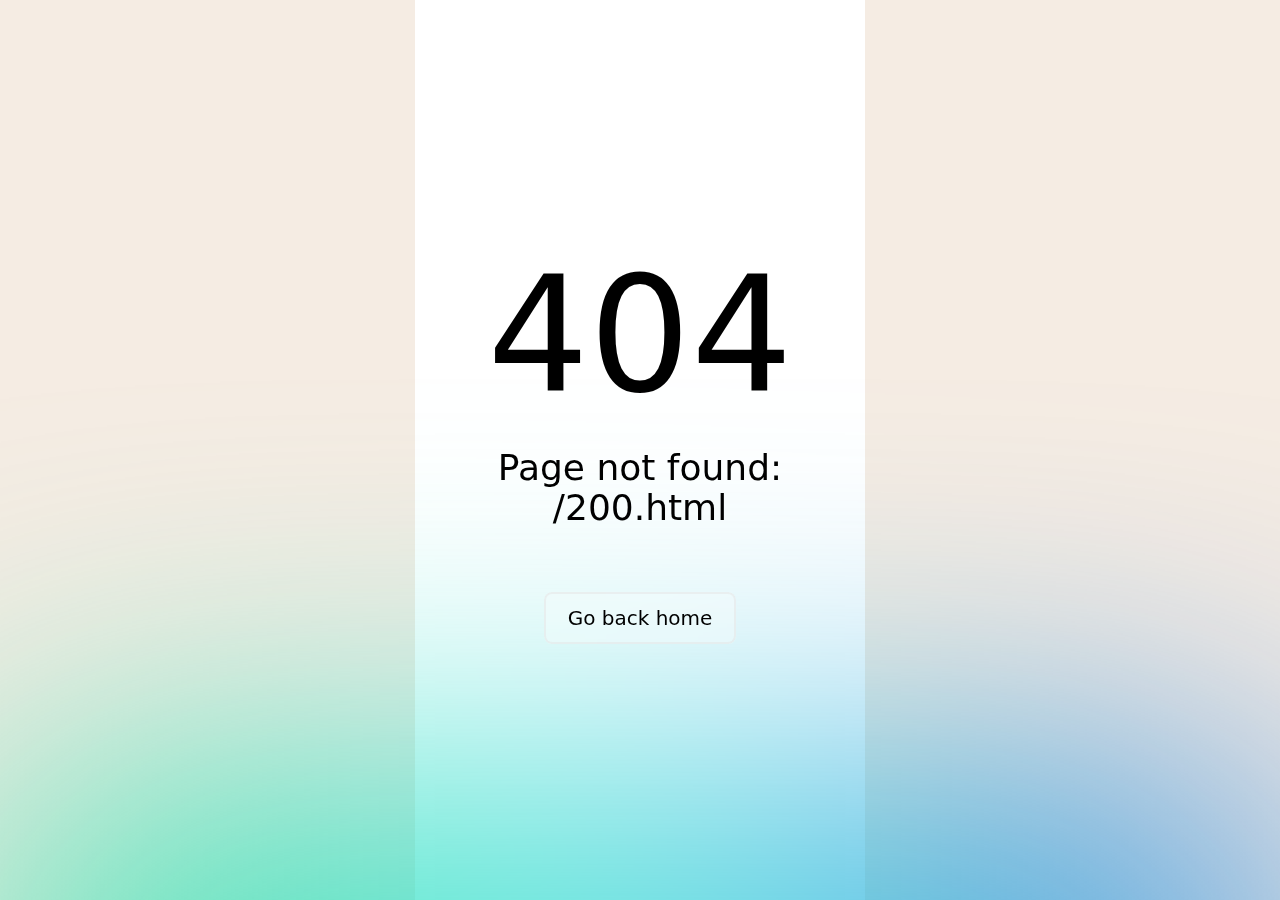
<file: 200.html>
<!DOCTYPE html>
<html >
<head><meta charset="utf-8">
<meta name="viewport" content="width=device-width, initial-scale=1">
<style>*{box-sizing:border-box;margin:0;padding:0}:root,body{max-width:450px;min-width:375px;position:relative}:root{background-color:#f5ece3;margin:0 auto;min-height:100vh;padding:0}a{color:#389af5;font-weight:500}#app{margin:0 auto;max-width:450px;min-height:100vh;min-width:375px;padding:0;position:relative}.border-red{border:1px solid red}.border-green{border:1px solid green}.border-grey{border:1px solid grey}</style>
<style>@font-face{font-display:swap;font-family:Inter;font-style:normal;font-weight:400;src:url(/_nuxt/Inter-400-1.1c3007b8.woff2) format("woff2");unicode-range:u+0460-052f,u+1c80-1c88,u+20b4,u+2de0-2dff,u+a640-a69f,u+fe2e-fe2f}@font-face{font-display:swap;font-family:Inter;font-style:normal;font-weight:400;src:url(/_nuxt/Inter-400-2.eba94878.woff2) format("woff2");unicode-range:u+0301,u+0400-045f,u+0490-0491,u+04b0-04b1,u+2116}@font-face{font-display:swap;font-family:Inter;font-style:normal;font-weight:400;src:url(/_nuxt/Inter-400-3.81f77e51.woff2) format("woff2");unicode-range:u+1f??}@font-face{font-display:swap;font-family:Inter;font-style:normal;font-weight:400;src:url(/_nuxt/Inter-400-4.d92c6cbc.woff2) format("woff2");unicode-range:u+0370-03ff}@font-face{font-display:swap;font-family:Inter;font-style:normal;font-weight:400;src:url(/_nuxt/Inter-400-5.15df7612.woff2) format("woff2");unicode-range:u+0102-0103,u+0110-0111,u+0128-0129,u+0168-0169,u+01a0-01a1,u+01af-01b0,u+0300-0301,u+0303-0304,u+0308-0309,u+0323,u+0329,u+1ea0-1ef9,u+20ab}@font-face{font-display:swap;font-family:Inter;font-style:normal;font-weight:400;src:url(/_nuxt/Inter-400-6.a2bfd9fe.woff2) format("woff2");unicode-range:u+0100-02af,u+0304,u+0308,u+0329,u+1e00-1e9f,u+1ef2-1eff,u+2020,u+20a0-20ab,u+20ad-20cf,u+2113,u+2c60-2c7f,u+a720-a7ff}@font-face{font-display:swap;font-family:Inter;font-style:normal;font-weight:400;src:url(/_nuxt/Inter-400-7.88df0b5a.woff2) format("woff2");unicode-range:u+00??,u+0131,u+0152-0153,u+02bb-02bc,u+02c6,u+02da,u+02dc,u+0304,u+0308,u+0329,u+2000-206f,u+2074,u+20ac,u+2122,u+2191,u+2193,u+2212,u+2215,u+feff,u+fffd}@font-face{font-display:swap;font-family:Inter;font-style:normal;font-weight:700;src:url(/_nuxt/Inter-400-1.1c3007b8.woff2) format("woff2");unicode-range:u+0460-052f,u+1c80-1c88,u+20b4,u+2de0-2dff,u+a640-a69f,u+fe2e-fe2f}@font-face{font-display:swap;font-family:Inter;font-style:normal;font-weight:700;src:url(/_nuxt/Inter-400-2.eba94878.woff2) format("woff2");unicode-range:u+0301,u+0400-045f,u+0490-0491,u+04b0-04b1,u+2116}@font-face{font-display:swap;font-family:Inter;font-style:normal;font-weight:700;src:url(/_nuxt/Inter-400-3.81f77e51.woff2) format("woff2");unicode-range:u+1f??}@font-face{font-display:swap;font-family:Inter;font-style:normal;font-weight:700;src:url(/_nuxt/Inter-400-4.d92c6cbc.woff2) format("woff2");unicode-range:u+0370-03ff}@font-face{font-display:swap;font-family:Inter;font-style:normal;font-weight:700;src:url(/_nuxt/Inter-400-5.15df7612.woff2) format("woff2");unicode-range:u+0102-0103,u+0110-0111,u+0128-0129,u+0168-0169,u+01a0-01a1,u+01af-01b0,u+0300-0301,u+0303-0304,u+0308-0309,u+0323,u+0329,u+1ea0-1ef9,u+20ab}@font-face{font-display:swap;font-family:Inter;font-style:normal;font-weight:700;src:url(/_nuxt/Inter-400-6.a2bfd9fe.woff2) format("woff2");unicode-range:u+0100-02af,u+0304,u+0308,u+0329,u+1e00-1e9f,u+1ef2-1eff,u+2020,u+20a0-20ab,u+20ad-20cf,u+2113,u+2c60-2c7f,u+a720-a7ff}@font-face{font-display:swap;font-family:Inter;font-style:normal;font-weight:700;src:url(/_nuxt/Inter-400-7.88df0b5a.woff2) format("woff2");unicode-range:u+00??,u+0131,u+0152-0153,u+02bb-02bc,u+02c6,u+02da,u+02dc,u+0304,u+0308,u+0329,u+2000-206f,u+2074,u+20ac,u+2122,u+2191,u+2193,u+2212,u+2215,u+feff,u+fffd}@font-face{font-display:swap;font-family:Italianno;font-style:normal;font-weight:400;src:url(/_nuxt/Italianno-400-15.bab8e155.woff2) format("woff2");unicode-range:u+0102-0103,u+0110-0111,u+0128-0129,u+0168-0169,u+01a0-01a1,u+01af-01b0,u+0300-0301,u+0303-0304,u+0308-0309,u+0323,u+0329,u+1ea0-1ef9,u+20ab}@font-face{font-display:swap;font-family:Italianno;font-style:normal;font-weight:400;src:url(/_nuxt/Italianno-400-16.ae9fa698.woff2) format("woff2");unicode-range:u+0100-02af,u+0304,u+0308,u+0329,u+1e00-1e9f,u+1ef2-1eff,u+2020,u+20a0-20ab,u+20ad-20cf,u+2113,u+2c60-2c7f,u+a720-a7ff}@font-face{font-display:swap;font-family:Italianno;font-style:normal;font-weight:400;src:url(/_nuxt/Italianno-400-17.70d799b5.woff2) format("woff2");unicode-range:u+00??,u+0131,u+0152-0153,u+02bb-02bc,u+02c6,u+02da,u+02dc,u+0304,u+0308,u+0329,u+2000-206f,u+2074,u+20ac,u+2122,u+2191,u+2193,u+2212,u+2215,u+feff,u+fffd}@font-face{font-display:swap;font-family:Libre Baskerville;font-style:italic;font-weight:400;src:url(/_nuxt/Libre_Baskerville-400-18.bffe021f.woff2) format("woff2");unicode-range:u+0100-02af,u+0304,u+0308,u+0329,u+1e00-1e9f,u+1ef2-1eff,u+2020,u+20a0-20ab,u+20ad-20cf,u+2113,u+2c60-2c7f,u+a720-a7ff}@font-face{font-display:swap;font-family:Libre Baskerville;font-style:italic;font-weight:400;src:url(/_nuxt/Libre_Baskerville-400-19.d809e5e1.woff2) format("woff2");unicode-range:u+00??,u+0131,u+0152-0153,u+02bb-02bc,u+02c6,u+02da,u+02dc,u+0304,u+0308,u+0329,u+2000-206f,u+2074,u+20ac,u+2122,u+2191,u+2193,u+2212,u+2215,u+feff,u+fffd}@font-face{font-display:swap;font-family:Libre Baskerville;font-style:normal;font-weight:400;src:url(/_nuxt/Libre_Baskerville-400-20.08ffea5c.woff2) format("woff2");unicode-range:u+0100-02af,u+0304,u+0308,u+0329,u+1e00-1e9f,u+1ef2-1eff,u+2020,u+20a0-20ab,u+20ad-20cf,u+2113,u+2c60-2c7f,u+a720-a7ff}@font-face{font-display:swap;font-family:Libre Baskerville;font-style:normal;font-weight:400;src:url(/_nuxt/Libre_Baskerville-400-21.6c6c9c3f.woff2) format("woff2");unicode-range:u+00??,u+0131,u+0152-0153,u+02bb-02bc,u+02c6,u+02da,u+02dc,u+0304,u+0308,u+0329,u+2000-206f,u+2074,u+20ac,u+2122,u+2191,u+2193,u+2212,u+2215,u+feff,u+fffd}@font-face{font-display:swap;font-family:Libre Baskerville;font-style:normal;font-weight:700;src:url(/_nuxt/Libre_Baskerville-700-22.0f701b5d.woff2) format("woff2");unicode-range:u+0100-02af,u+0304,u+0308,u+0329,u+1e00-1e9f,u+1ef2-1eff,u+2020,u+20a0-20ab,u+20ad-20cf,u+2113,u+2c60-2c7f,u+a720-a7ff}@font-face{font-display:swap;font-family:Libre Baskerville;font-style:normal;font-weight:700;src:url(/_nuxt/Libre_Baskerville-700-23.658cbf46.woff2) format("woff2");unicode-range:u+00??,u+0131,u+0152-0153,u+02bb-02bc,u+02c6,u+02da,u+02dc,u+0304,u+0308,u+0329,u+2000-206f,u+2074,u+20ac,u+2122,u+2191,u+2193,u+2212,u+2215,u+feff,u+fffd}@font-face{font-display:swap;font-family:Libre Caslon Text;font-style:italic;font-weight:400;src:url(/_nuxt/Libre_Caslon_Text-400-24.baf14569.woff2) format("woff2");unicode-range:u+0100-02af,u+0304,u+0308,u+0329,u+1e00-1e9f,u+1ef2-1eff,u+2020,u+20a0-20ab,u+20ad-20cf,u+2113,u+2c60-2c7f,u+a720-a7ff}@font-face{font-display:swap;font-family:Libre Caslon Text;font-style:italic;font-weight:400;src:url(/_nuxt/Libre_Caslon_Text-400-25.20eac03c.woff2) format("woff2");unicode-range:u+00??,u+0131,u+0152-0153,u+02bb-02bc,u+02c6,u+02da,u+02dc,u+0304,u+0308,u+0329,u+2000-206f,u+2074,u+20ac,u+2122,u+2191,u+2193,u+2212,u+2215,u+feff,u+fffd}@font-face{font-display:swap;font-family:Libre Caslon Text;font-style:normal;font-weight:400;src:url(/_nuxt/Libre_Caslon_Text-400-26.1b7053f5.woff2) format("woff2");unicode-range:u+0100-02af,u+0304,u+0308,u+0329,u+1e00-1e9f,u+1ef2-1eff,u+2020,u+20a0-20ab,u+20ad-20cf,u+2113,u+2c60-2c7f,u+a720-a7ff}@font-face{font-display:swap;font-family:Libre Caslon Text;font-style:normal;font-weight:400;src:url(/_nuxt/Libre_Caslon_Text-400-27.29310efc.woff2) format("woff2");unicode-range:u+00??,u+0131,u+0152-0153,u+02bb-02bc,u+02c6,u+02da,u+02dc,u+0304,u+0308,u+0329,u+2000-206f,u+2074,u+20ac,u+2122,u+2191,u+2193,u+2212,u+2215,u+feff,u+fffd}@font-face{font-display:swap;font-family:Libre Caslon Text;font-style:normal;font-weight:700;src:url(/_nuxt/Libre_Caslon_Text-700-28.507327bd.woff2) format("woff2");unicode-range:u+0100-02af,u+0304,u+0308,u+0329,u+1e00-1e9f,u+1ef2-1eff,u+2020,u+20a0-20ab,u+20ad-20cf,u+2113,u+2c60-2c7f,u+a720-a7ff}@font-face{font-display:swap;font-family:Libre Caslon Text;font-style:normal;font-weight:700;src:url(/_nuxt/Libre_Caslon_Text-700-29.2819c345.woff2) format("woff2");unicode-range:u+00??,u+0131,u+0152-0153,u+02bb-02bc,u+02c6,u+02da,u+02dc,u+0304,u+0308,u+0329,u+2000-206f,u+2074,u+20ac,u+2122,u+2191,u+2193,u+2212,u+2215,u+feff,u+fffd}@font-face{font-display:swap;font-family:Parisienne;font-style:normal;font-weight:400;src:url(/_nuxt/Parisienne-400-30.35a8fe4a.woff2) format("woff2");unicode-range:u+0100-02af,u+0304,u+0308,u+0329,u+1e00-1e9f,u+1ef2-1eff,u+2020,u+20a0-20ab,u+20ad-20cf,u+2113,u+2c60-2c7f,u+a720-a7ff}@font-face{font-display:swap;font-family:Parisienne;font-style:normal;font-weight:400;src:url(/_nuxt/Parisienne-400-31.cf3c285d.woff2) format("woff2");unicode-range:u+00??,u+0131,u+0152-0153,u+02bb-02bc,u+02c6,u+02da,u+02dc,u+0304,u+0308,u+0329,u+2000-206f,u+2074,u+20ac,u+2122,u+2191,u+2193,u+2212,u+2215,u+feff,u+fffd}@font-face{font-display:swap;font-family:Roboto;font-style:normal;font-weight:400;src:url(/_nuxt/Roboto-400-32.b7ef2cd1.woff2) format("woff2");unicode-range:u+0460-052f,u+1c80-1c88,u+20b4,u+2de0-2dff,u+a640-a69f,u+fe2e-fe2f}@font-face{font-display:swap;font-family:Roboto;font-style:normal;font-weight:400;src:url(/_nuxt/Roboto-400-33.495d38d4.woff2) format("woff2");unicode-range:u+0301,u+0400-045f,u+0490-0491,u+04b0-04b1,u+2116}@font-face{font-display:swap;font-family:Roboto;font-style:normal;font-weight:400;src:url("[data-uri]") format("woff2");unicode-range:u+1f??}@font-face{font-display:swap;font-family:Roboto;font-style:normal;font-weight:400;src:url(/_nuxt/Roboto-400-35.daf51ab5.woff2) format("woff2");unicode-range:u+0370-03ff}@font-face{font-display:swap;font-family:Roboto;font-style:normal;font-weight:400;src:url(/_nuxt/Roboto-400-36.77b24796.woff2) format("woff2");unicode-range:u+0102-0103,u+0110-0111,u+0128-0129,u+0168-0169,u+01a0-01a1,u+01af-01b0,u+0300-0301,u+0303-0304,u+0308-0309,u+0323,u+0329,u+1ea0-1ef9,u+20ab}@font-face{font-display:swap;font-family:Roboto;font-style:normal;font-weight:400;src:url(/_nuxt/Roboto-400-37.3c23eb02.woff2) format("woff2");unicode-range:u+0100-02af,u+0304,u+0308,u+0329,u+1e00-1e9f,u+1ef2-1eff,u+2020,u+20a0-20ab,u+20ad-20cf,u+2113,u+2c60-2c7f,u+a720-a7ff}@font-face{font-display:swap;font-family:Roboto;font-style:normal;font-weight:400;src:url(/_nuxt/Roboto-400-38.f6734f81.woff2) format("woff2");unicode-range:u+00??,u+0131,u+0152-0153,u+02bb-02bc,u+02c6,u+02da,u+02dc,u+0304,u+0308,u+0329,u+2000-206f,u+2074,u+20ac,u+2122,u+2191,u+2193,u+2212,u+2215,u+feff,u+fffd}</style>
<link rel="modulepreload" as="script" crossorigin href="/_nuxt/entry.780c3fd2.js">
<link rel="prefetch" as="script" crossorigin href="/_nuxt/default.ddbb104b.js">
<link rel="prefetch" as="script" crossorigin href="/_nuxt/nuxt-link.1f3ef82a.js">
<link rel="prefetch" as="script" crossorigin href="/_nuxt/empty.00db4ab5.js">
<link rel="prefetch" as="script" crossorigin href="/_nuxt/error-404.4d9974e6.js">
<link rel="prefetch" as="script" crossorigin href="/_nuxt/vue.f36acd1f.30b5528e.js">
<link rel="prefetch" as="script" crossorigin href="/_nuxt/error-500.ac949c5d.js">
<script type="module" src="/_nuxt/entry.780c3fd2.js" crossorigin></script></head>
<body ><div id="__nuxt"></div><script type="application/json" id="__NUXT_DATA__" data-ssr="false">[{"_errors":1,"serverRendered":2,"data":3,"state":4},{},false,{},{}]</script>
<script>window.__NUXT__={};window.__NUXT__.config={public:{},app:{baseURL:"/",buildAssetsDir:"/_nuxt/",cdnURL:""}}</script></body>
</html>
</file>
